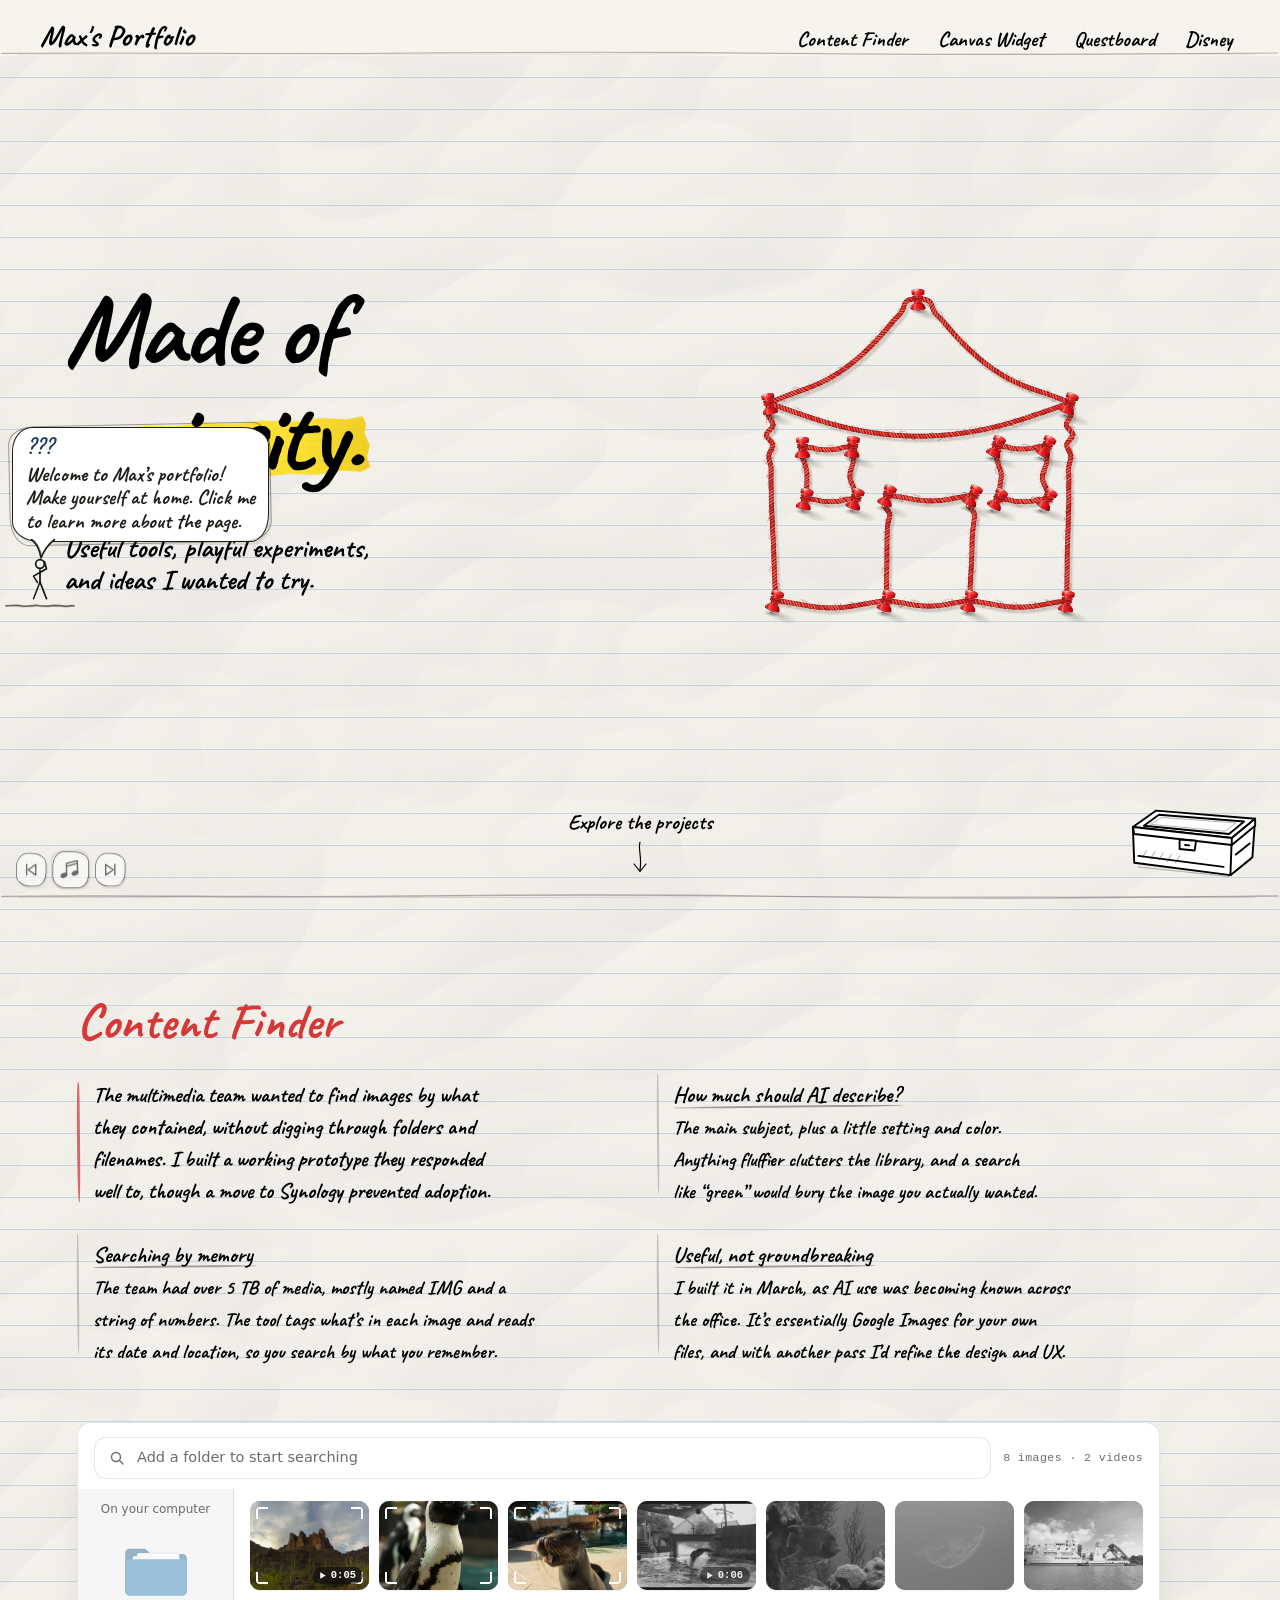
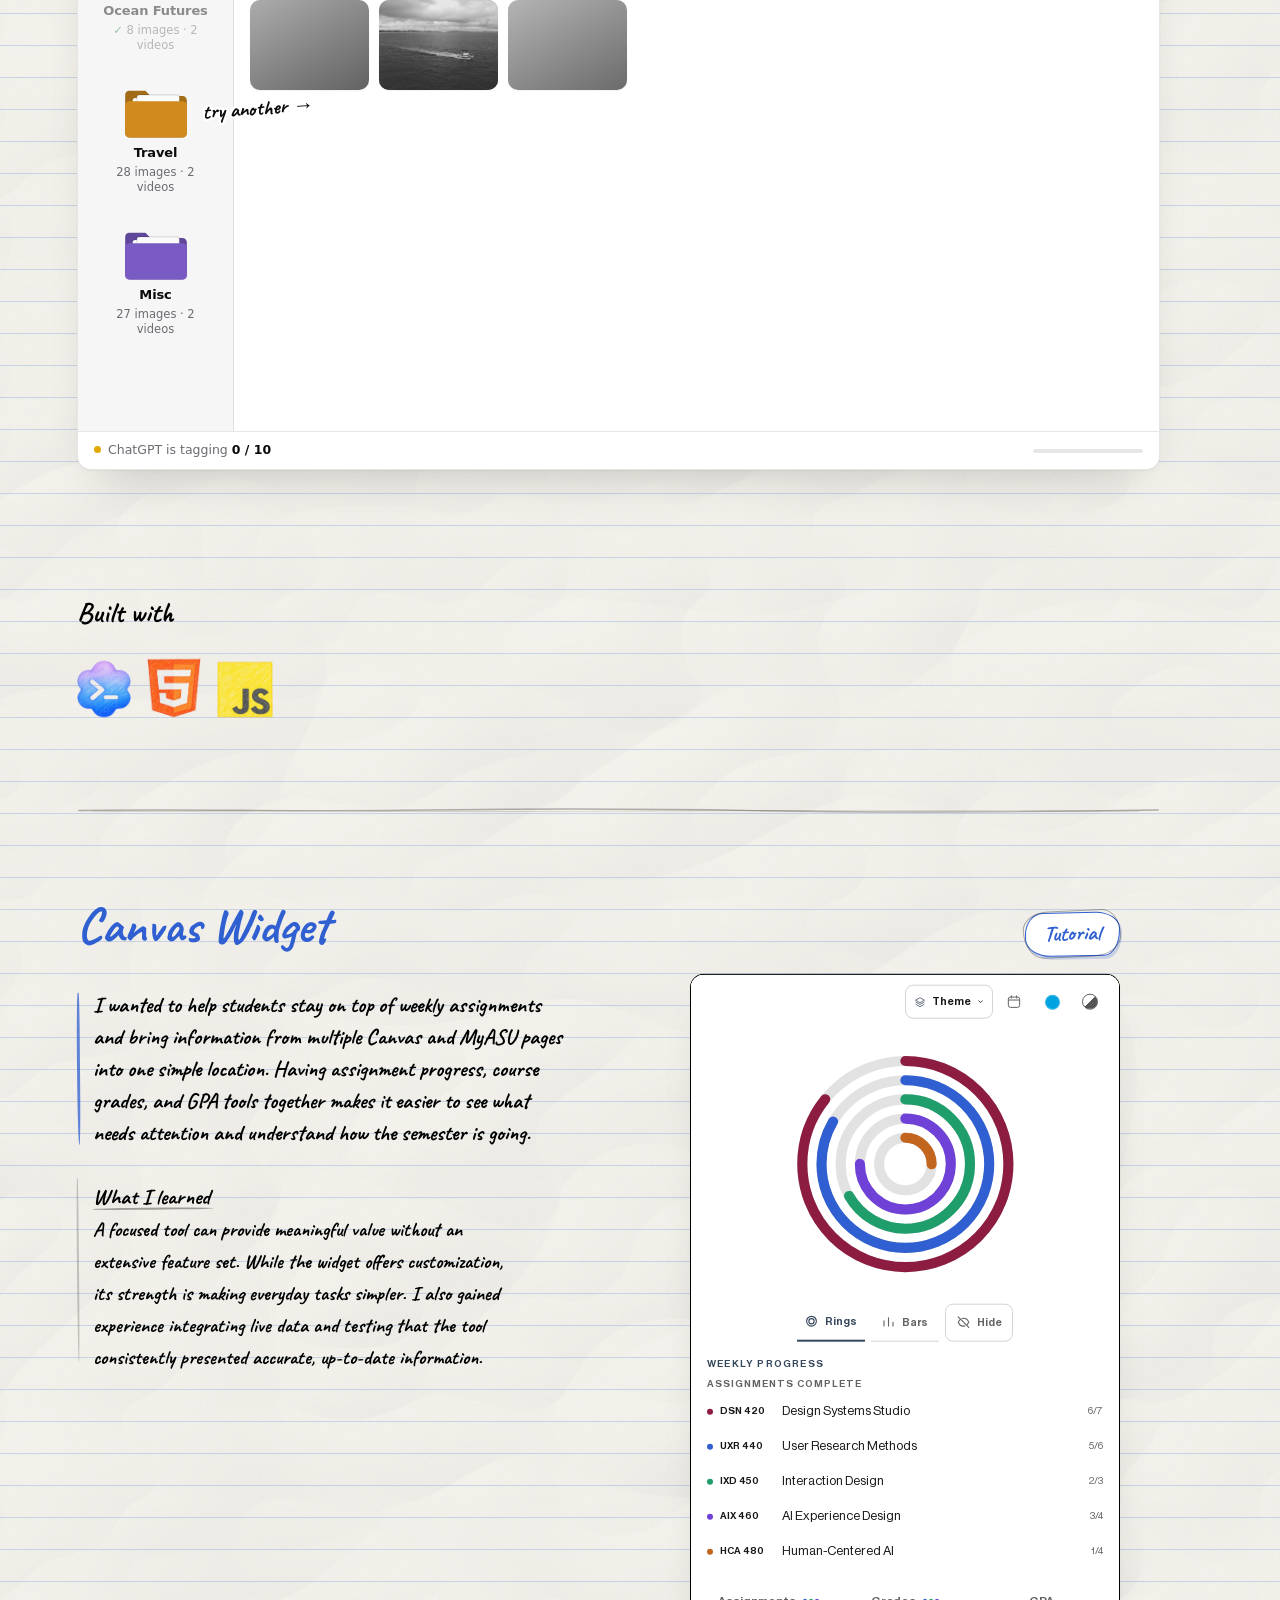
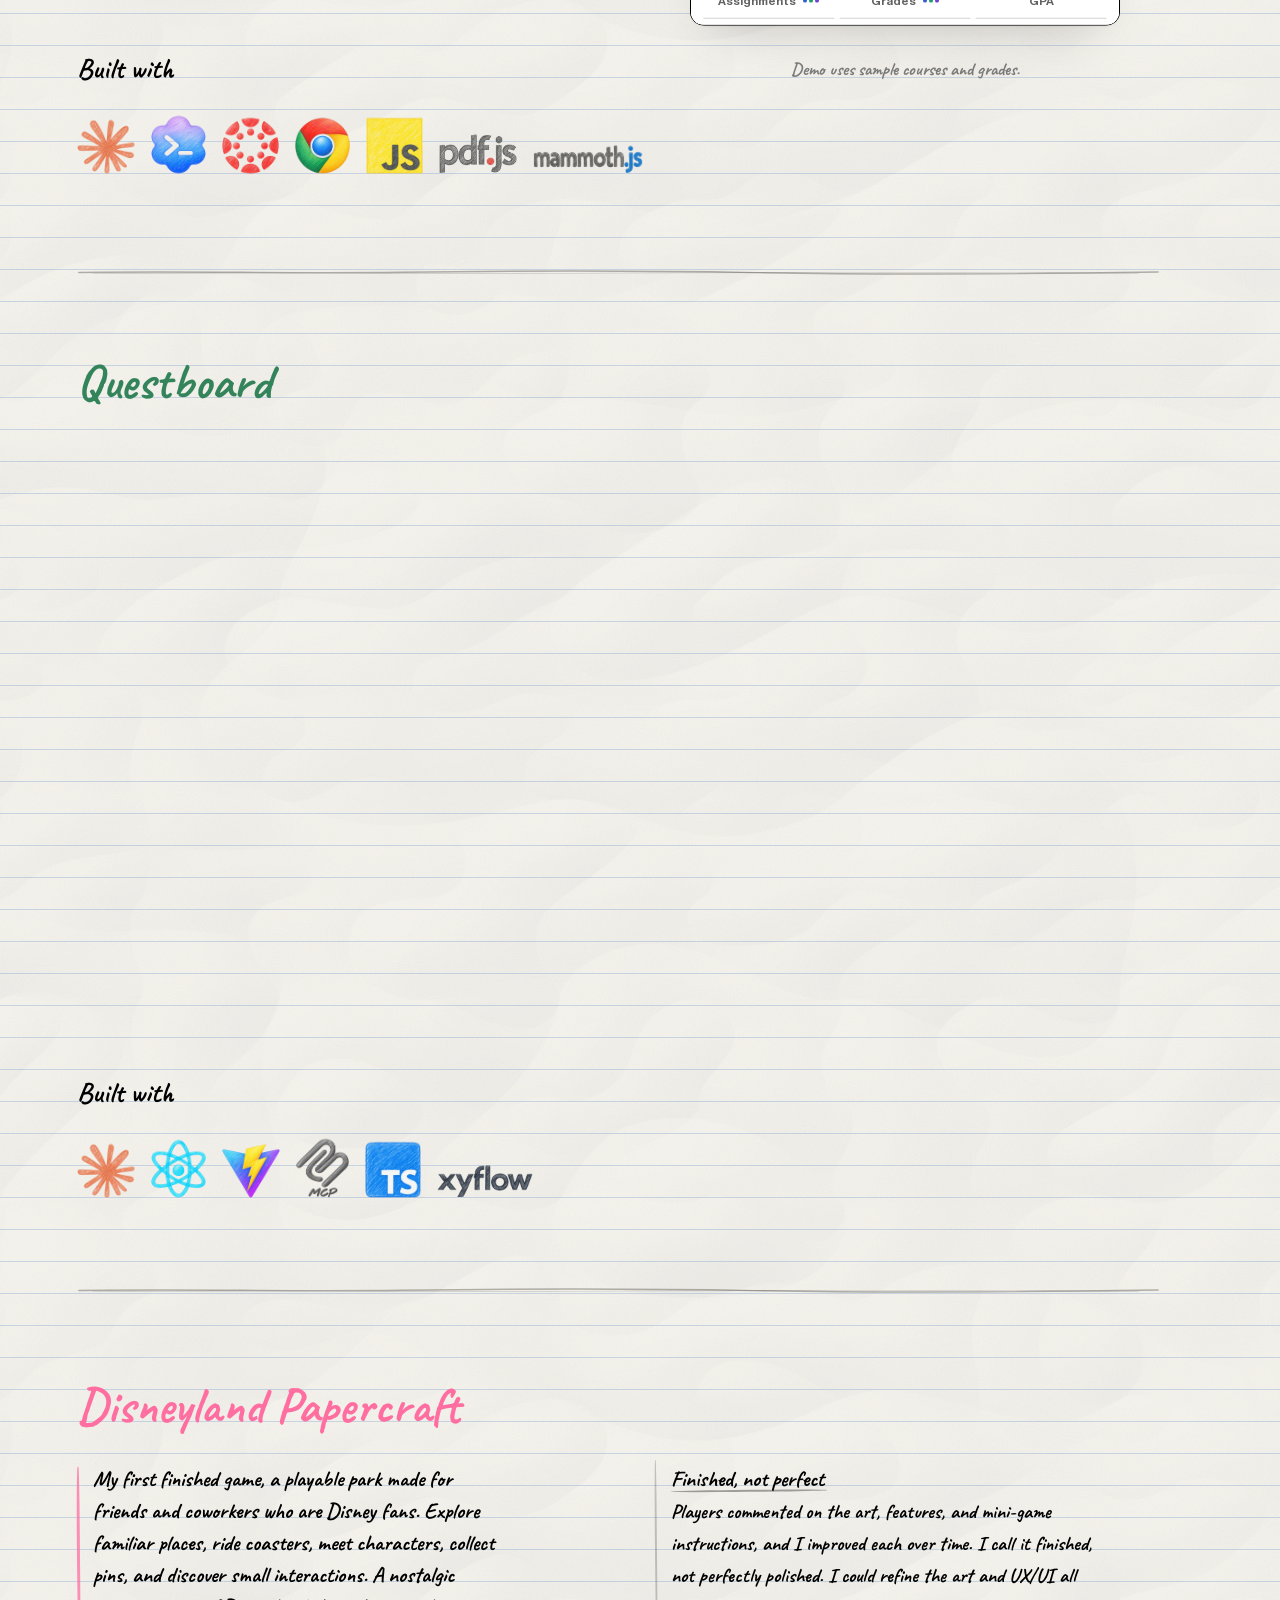
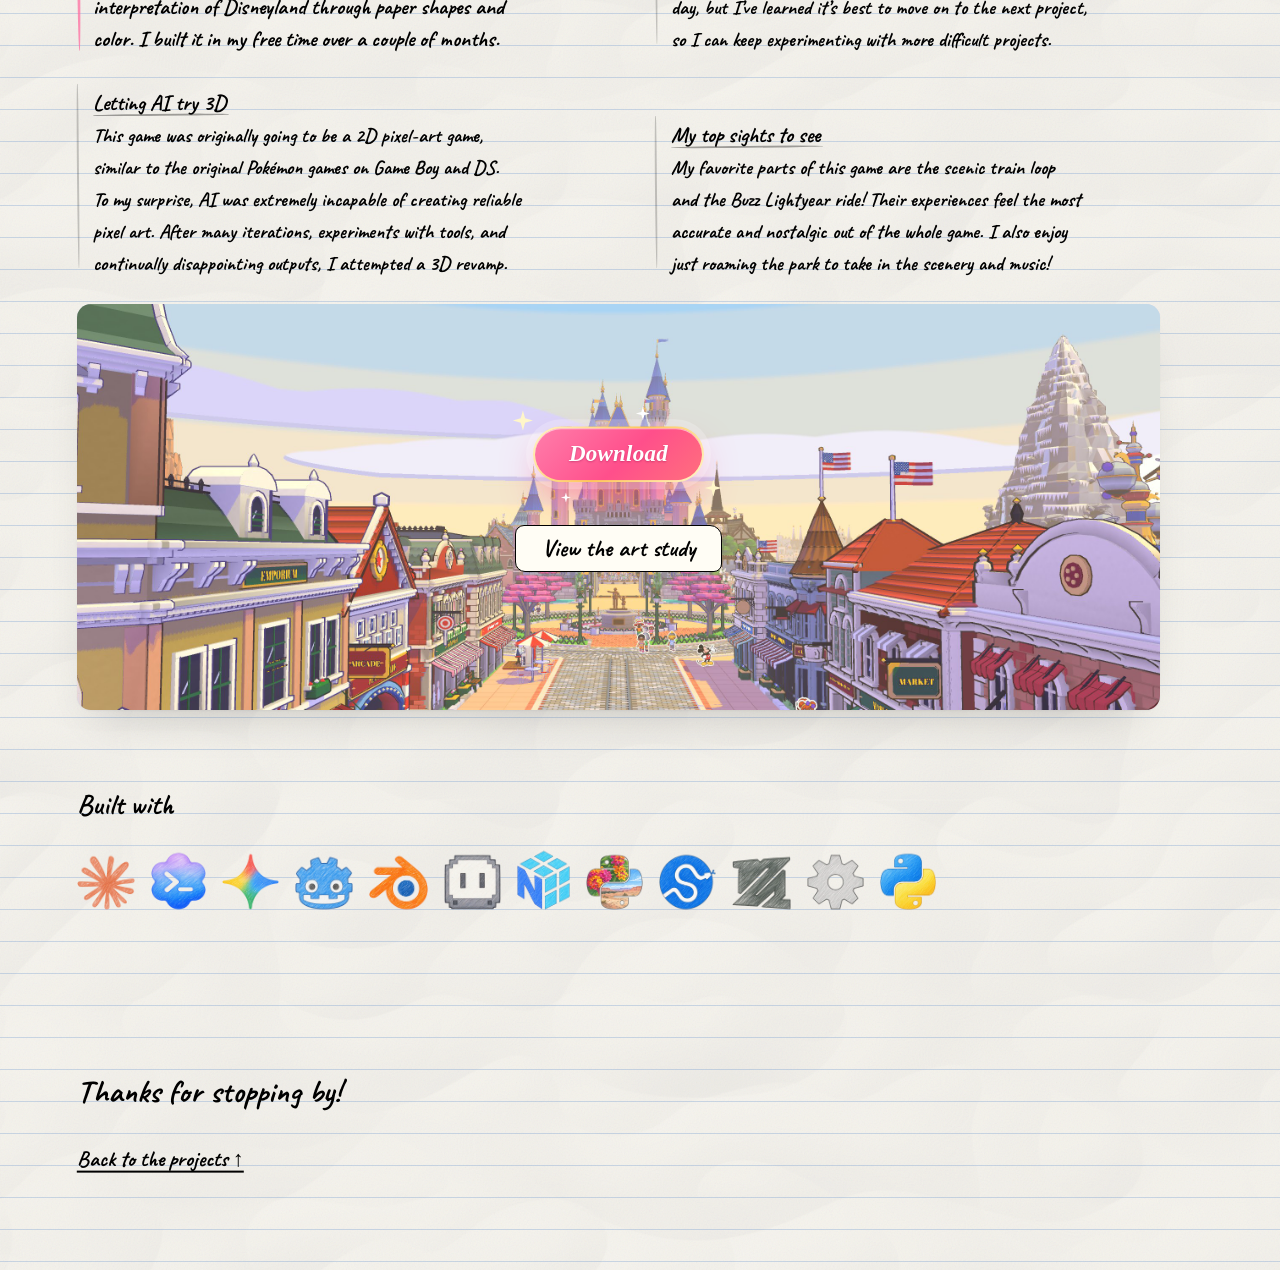
<file: demos/index.html>
<!doctype html>
<html lang="en">
<head>
<meta charset="utf-8">
<link rel="icon" href="data:image/svg+xml,%3Csvg xmlns=%27http://www.w3.org/2000/svg%27 viewBox=%270 0 64 64%27%3E%3Crect width=%2764%27 height=%2764%27 rx=%2710%27 fill=%27%23faf8f1%27/%3E%3Cpath d=%27M9 46h46M9 54h46%27 stroke=%27%23c5d6e4%27 stroke-width=%272%27/%3E%3Ctext x=%2712%27 y=%2743%27 font-size=%2741%27 font-family=%27cursive%27 font-weight=%27bold%27 fill=%27%23151515%27%3EM%3C/text%3E%3C/svg%3E">
<meta name="viewport" content="width=device-width, initial-scale=1">
<title>Max's Portfolio</title>
<meta name="description" content="Max's projects: Content Finder, Canvas Widget, Questboard, and Disney, each with something you can try.">
<link rel="stylesheet" href="shell.css?v=medium-plus-15-next-deadlines-9&amp;quiet=1&amp;native-cursors=1&amp;wrap=1&amp;pages=1&amp;dj=2&amp;notes=3">
<link rel="stylesheet" href="paper-play.css?logos=3">
<link rel="stylesheet" href="sketch.css?v=project-description-format-23&amp;stickothy=1&amp;wrap=1&amp;pages=1&amp;logos=4">
<!-- The playground's modules import each other three levels deep; fetch them all up front. -->
<link rel="modulepreload" href="paper-play.js?gap=20&amp;tour=14&amp;walk-frequency=1&amp;climb-fall=1&amp;description-wrap=1&amp;pin-visibility=1&amp;pin-highlight=1&amp;polish=6&amp;stickothy=1&amp;recognition=1&amp;quiet=1&amp;native-cursors=1&amp;wrap=1&amp;pages=1&amp;dj=2&amp;notes=3&amp;bubble-anchor=1">
<link rel="modulepreload" href="paper-physics.js">
<link rel="modulepreload" href="paper-art.js">
<link rel="modulepreload" href="paper-guide.js?gap=20&amp;tour=12&amp;pin-visibility=1&amp;walk-frequency=1&amp;climb-fall=1&amp;description-wrap=1&amp;polish=6&amp;stickothy=1&amp;recognition=1&amp;quiet=1&amp;native-cursors=1&amp;wrap=1&amp;pages=1&amp;dj=2&amp;notes=3&amp;bubble-anchor=1">
<link rel="modulepreload" href="paper-pose.js?fall=2">
<link rel="modulepreload" href="paper-tour.js?v=wall-1">
<link rel="modulepreload" href="paper-tool-show.js?tour=9">
<link rel="preload" href="paper-guide.css?tools-tour=8&amp;wrap=1&amp;pages=1&amp;dj=2&amp;notes=3" as="style">
<link rel="preload" href="assets/fonts/Caveat-Bold.woff2" as="font" type="font/woff2" crossorigin>
<link rel="stylesheet" href="curiosity-header.css?v=23">
<link rel="stylesheet" href="project-focus.css?v=39">
</head>
<body id="top" data-project-focus="true">

<header class="nav">
  <a class="nav-brand" href="#top" aria-label="Max's Portfolio, back to top">Max's Portfolio</a>
  <nav class="nav-links" aria-label="Projects">
    <a href="#content-finder" data-link="content-finder">Content Finder</a>
    <a href="#canvas-widget" data-link="canvas-widget">Canvas Widget</a>
    <a href="#node-maps" data-link="node-maps">Questboard</a>
    <a href="#disney" data-link="disney">Disney</a>
  </nav>
</header>

<div class="music-controls" role="group" aria-label="Background music">
<button class="music-skip music-previous" type="button" aria-label="Previous track" title="Previous track"><svg viewBox="0 0 24 24" aria-hidden="true"><path d="M6 5v14M18 5 8 12l10 7Z"/></svg></button>
<button class="music-toggle" type="button" aria-pressed="false" aria-label="Play background music" title="Play background music">
  <svg class="music-notes" viewBox="0 0 36 36" aria-hidden="true">
    <path class="music-note-stems" d="M12 25Q12.4 17 11.8 9.2Q19 7.6 27.1 5.2L27.5 21.8M12.1 13.3Q19.6 11.2 27.2 9.2"/>
    <path class="music-note-retrace" d="M13 23.9L12.7 9.9L26.3 6.2M28.2 7.5L28.4 21"/>
    <ellipse cx="8.6" cy="25.7" rx="5" ry="3.3" transform="rotate(-23 8.6 25.7)"/>
    <ellipse cx="24" cy="22.6" rx="5" ry="3.3" transform="rotate(-23 24 22.6)"/>
  </svg>
</button>
<button class="music-skip music-next" type="button" aria-label="Next track" title="Next track"><svg viewBox="0 0 24 24" aria-hidden="true"><path d="M18 5v14M6 5l10 7-10 7Z"/></svg></button>
</div>

<section class="paper-intro curiosity-intro" aria-labelledby="paper-title" data-entrance-complete="true"><div class="paper-intro-copy"><h1 id="paper-title">Made of<br><mark>curiosity.</mark></h1><p>Useful tools, playful experiments,<br>and ideas I wanted to try.</p></div><div class="curiosity-art"><div class="paper-playground" aria-label="Stickothy's thread house, made of draggable pins and string"></div></div><a class="explore-scroll" href="#content-finder"><span>Explore the projects</span><svg viewBox="0 0 24 48" fill="none" aria-hidden="true"><path d="M12 3C9 12 15 22 12 40M4 32l8 10 8-10"/></svg></a></section>


<main class="page">

  <!-- 1 · Content Finder -->
  <section class="project" id="content-finder" data-month="Mar" data-accent="finder">
    <div class="desc">
      <h2 class="title">Content Finder</h2>
      <div class="project-text">
      <p class="lead">The multimedia team wanted to find images by what they contained, without digging through folders and filenames. I built a working prototype they responded well to, though a move to Synology prevented adoption.</p>
      <div class="project-notes">
        <aside class="project-note">
          <h3>Searching by memory</h3>
          <p>The team had over 5 TB of media, mostly named IMG and a string of numbers. The tool tags what’s in each image and reads its date and location, so you search by what you remember.</p>
        </aside>
        <aside class="project-note">
          <h3>How much should AI describe?</h3>
          <p>The main subject, plus a little setting and color. Anything fluffier clutters the library, and a search like “green” would bury the image you actually wanted.</p>
        </aside>
        <aside class="project-note">
          <h3>Useful, not groundbreaking</h3>
          <p>I built it in March, as AI use was becoming known across the office. It’s essentially Google Images for your own files, and with another pass I’d refine the design and UX.</p>
        </aside>
      </div>
      </div>
      <dl class="chips">
        <div><dt>Built with</dt><dd><span class="brand-logo" data-ai="gpt" title="GPT"><img src="assets/logos/pencil-transparent/web/codex.webp" alt="GPT" width="44" height="44"></span><span class="brand-logo" title="HTML"><img src="assets/logos/pencil-transparent/web/html.webp" alt="HTML" width="36" height="36"></span><span class="brand-logo" title="JavaScript"><img src="assets/logos/pencil-transparent/web/javascript.webp" alt="JavaScript" width="36" height="36"></span></dd></div>
      </dl>
    </div>
    <div class="demo">
      <figure class="frame" data-frame>
        <div class="frame-body">
          <iframe title="Content Finder demo: drag a folder in, then search it" data-src="content-finder/index.html?v=sidebar-style-2" loading="lazy"></iframe>
        </div>
      </figure>
    </div>

  </section>

  <!-- 2 · Canvas Widget -->
  <section class="project" id="canvas-widget" data-month="Jul" data-accent="widget">
    <div class="desc">
      <h2 class="title">Canvas Widget</h2>
      <div class="project-text">
      <p class="lead">I wanted to help students stay on top of weekly assignments and bring information from multiple Canvas and MyASU pages into one simple location. Having assignment progress, course grades, and GPA tools together makes it easier to see what needs attention and understand how the semester is going.</p>
      <div class="project-notes">
        <aside class="project-note">
          <h3>What I learned</h3>
          <p>A focused tool can provide meaningful value without an extensive feature set. While the widget offers customization, its strength is making everyday tasks simpler. I also gained experience integrating live data and testing that the tool consistently presented accurate, up-to-date information.</p>
        </aside>
      </div>
      </div>
      <dl class="chips">
        <div><dt>Built with</dt><dd><span class="brand-logo" data-ai="claude" title="Claude"><img src="assets/logos/pencil-transparent/web/claude.webp" alt="Claude" width="44" height="44" loading="lazy"></span><span class="brand-logo" data-ai="codex" title="Codex"><img src="assets/logos/pencil-transparent/web/codex.webp" alt="Codex" width="44" height="44" loading="lazy"></span><span class="brand-logo" title="Canvas"><img src="assets/logos/pencil-transparent/web/canvas.webp" alt="Canvas" width="36" height="36" loading="lazy"></span><span class="brand-logo" title="Chrome Manifest V3"><img src="assets/logos/pencil-transparent/web/chrome.webp" alt="Chrome Manifest V3" width="36" height="36" loading="lazy"></span><span class="brand-logo" title="JavaScript"><img src="assets/logos/pencil-transparent/web/javascript.webp" alt="JavaScript" width="36" height="36" loading="lazy"></span><span class="brand-logo brand-wordmark" title="pdf.js"><img src="assets/logos/pencil-transparent/web/pdfjs.webp" alt="pdf.js" width="76" height="36" loading="lazy"></span><span class="brand-logo brand-wordmark" title="mammoth.js"><img src="assets/logos/pencil-transparent/web/mammothjs.webp" alt="mammoth.js" width="112" height="36" loading="lazy"></span></dd></div>
      </dl>
    </div>
    <div class="demo">
      <div class="widget-stack">
        <button class="tut-btn" type="button" aria-pressed="false">Tutorial</button>
        <figure class="frame" data-frame>
          <div class="frame-body">
            <iframe title="Canvas Widget demo, running on fake courses" data-src="canvas-widget/panel.html?v=static-8" loading="lazy"></iframe>
          </div>
        </figure>
      </div>
      <p class="demo-context">Demo uses sample courses and grades.</p>
    </div>

  </section>

  <!-- 3 · Questboard -->
  <section class="project" id="node-maps" data-month="Aug" data-accent="nodes">
    <div class="desc">
      <h2 class="title">Questboard</h2>
      <div class="project-text">
      <p class="lead">Questboard began as an experiment with node-based tools, a format I hadn’t used before and wanted to explore. I focused on mini-games with the possibility of creating educational games for courses.</p>
      <div class="project-notes">
        <aside class="project-note">
          <h3>The goal</h3>
          <p>Explore whether a connected map could speed up early game development, helping establish the structure and generate ideas and storylines in an hour or less.</p>
        </aside>
        <aside class="project-note">
          <h3>What I learned</h3>
          <p>A node-based workflow made an AI-generated game easier to understand, troubleshoot, and refine. I could locate sound effects or level progression issues through the map, communicate targeted fixes to AI, or make adjustments myself without another prompt.</p>
        </aside>
      </div>
      </div>
    </div>
    <div class="demo">
      <figure class="frame frame-preview" data-frame>
        <figcaption class="frame-bar"><span class="frame-title">Dungeon Crawler &middot; map</span>
          <span class="frame-actions"><button class="btn-try" type="button" data-fullscreen>Try it out<svg viewBox="0 0 12 12" aria-hidden="true"><path d="M7.5 1.5h3v3M10.5 1.5L6.5 5.5M4.5 2H2.5a1 1 0 00-1 1v6.5a1 1 0 001 1H9a1 1 0 001-1V7.5" fill="none" stroke="currentColor" stroke-width="1.3" stroke-linecap="round" stroke-linejoin="round"/></svg></button></span></figcaption>
        <div class="frame-body">
          <iframe title="Preview of the finished Dungeon Crawler map" data-src="node-maps/index.html?mode=preview" data-try-src="node-maps/index.html" loading="lazy" tabindex="-1" inert allow="fullscreen"></iframe>
          <button class="try-big" type="button" data-fullscreen><span>Explore the example</span><svg viewBox="0 0 16 16" aria-hidden="true"><path d="M3 8h9m0 0L8.5 4.5M12 8l-3.5 3.5" fill="none" stroke="currentColor" stroke-width="1.8" stroke-linecap="round" stroke-linejoin="round"/></svg></button>
        </div>
      </figure>
      <p class="demo-context demo-context-one-line">* Prepared map example. Edits won’t generate a new game.</p>
    </div>
      <dl class="chips">
        <div><dt>Built with</dt><dd><span class="brand-logo" data-ai="claude" title="Claude"><img src="assets/logos/pencil-transparent/web/claude.webp" alt="Claude" width="44" height="44" loading="lazy"></span><span class="brand-logo" title="React"><img src="assets/logos/pencil-transparent/web/react.webp" alt="React" width="36" height="36" loading="lazy"></span><span class="brand-logo" title="Vite"><img src="assets/logos/pencil-transparent/web/vite.webp" alt="Vite" width="36" height="36" loading="lazy"></span><span class="brand-logo" title="MCP server"><img src="assets/logos/pencil-transparent/web/mcp.webp" alt="MCP server" width="36" height="36" loading="lazy"></span><span class="brand-logo" title="TypeScript"><img src="assets/logos/pencil-transparent/web/typescript.webp" alt="TypeScript" width="36" height="36" loading="lazy"></span><span class="brand-logo brand-wordmark" title="xyflow"><img src="assets/logos/pencil-transparent/web/xyflow.webp" alt="xyflow" width="92" height="36" loading="lazy"></span></dd></div>
      </dl>
  </section>

  <!-- 4 · Disney -->
  <section class="project disney" id="disney" data-month="Oct" data-accent="disney">
    <div class="desc">
      <h2 class="title">Disneyland Papercraft</h2>
      <div class="project-text">
      <p class="lead">My first finished game, a playable park made for friends and coworkers who are Disney fans. Explore familiar places, ride coasters, meet characters, collect pins, and discover small interactions. A nostalgic interpretation of Disneyland through paper shapes and color. I built it in my free time over a couple of months.</p>
      <div class="project-notes">
        <aside class="project-note">
          <h3>Letting AI try 3D</h3>
          <p>This game was originally going to be a 2D pixel-art game, similar to the original Pokémon games on Game Boy and DS. To my surprise, AI was extremely incapable of creating reliable pixel art. After many iterations, experiments with tools, and continually disappointing outputs, I attempted a 3D revamp.</p>
        </aside>
        <aside class="project-note">
          <h3>Finished, not perfect</h3>
          <p>Players commented on the art, features, and mini-game instructions, and I improved each over time. I call it finished, not perfectly polished. I could refine the art and UX/UI all day, but I’ve learned it’s best to move on to the next project, so I can keep experimenting with more difficult projects.</p>
        </aside>
        <aside class="project-note">
          <h3>My top sights to see</h3>
          <p>My favorite parts of this game are the scenic train loop and the Buzz Lightyear ride! Their experiences feel the most accurate and nostalgic out of the whole game. I also enjoy just roaming the park to take in the scenery and music!</p>
        </aside>
      </div>
      </div>
    </div>
    <div class="demo banner">
      <img src="assets/disney-main-street.jpg" width="2560" height="960" alt="Main Street in the papercraft park, looking up the street to the castle" loading="lazy" decoding="async">
      <div class="banner-cta">
        <a class="btn-download" href="https://github.com/maxepel/portfolio/releases/download/disney-v1.0.8/Disneyland-Papercraft-Setup.exe" data-dl-mac="https://github.com/maxepel/portfolio/releases/download/disney-v1.0.8/Disneyland-Papercraft-Mac.zip">Download<i class="shine" aria-hidden="true"></i><i class="sp s1" aria-hidden="true"></i><i class="sp s2" aria-hidden="true"></i><i class="sp s3" aria-hidden="true"></i><i class="sp s4" aria-hidden="true"></i></a>
        <a class="art-study-link" href="disney-art-study/">View the art study</a>
      </div>
    </div>
      <dl class="chips">
        <div><dt>Built with</dt><dd><span class="brand-logo" data-ai="claude" title="Claude"><img src="assets/logos/pencil-transparent/web/claude.webp" alt="Claude" width="44" height="44" loading="lazy"></span><span class="brand-logo" data-ai="codex" title="Codex"><img src="assets/logos/pencil-transparent/web/codex.webp" alt="Codex" width="44" height="44" loading="lazy"></span><span class="brand-logo" data-ai="gemini" title="Gemini"><img src="assets/logos/pencil-transparent/web/gemini.webp" alt="Gemini" width="44" height="44" loading="lazy"></span><span class="brand-logo" title="Godot"><img src="assets/logos/pencil-transparent/web/godot.webp" alt="Godot" width="36" height="36" loading="lazy"></span><span class="brand-logo" title="Blender"><img src="assets/logos/pencil-transparent/web/blender.webp" alt="Blender" width="36" height="36" loading="lazy"></span><span class="brand-logo" title="Aseprite"><img src="assets/logos/pencil-transparent/web/aseprite.webp" alt="Aseprite" width="36" height="36" loading="lazy"></span><span class="brand-logo" title="NumPy — procedural textures and audio synthesis"><img src="assets/logos/pencil-transparent/web/numpy.webp" alt="NumPy" width="58" height="58" loading="lazy"></span><span class="brand-logo" title="Pillow — image processing"><img src="assets/logos/pencil-transparent/web/pillow.webp" alt="Pillow" width="58" height="58" loading="lazy"></span><span class="brand-logo" title="SciPy — geometry analysis and audio processing"><img src="assets/logos/pencil-transparent/web/scipy.webp" alt="SciPy" width="58" height="58" loading="lazy"></span><span class="brand-logo" title="FFmpeg — audio conversion and mixing"><img src="assets/logos/pencil-transparent/web/ffmpeg.webp" alt="FFmpeg" width="58" height="58" loading="lazy"></span><span class="brand-logo" title="GDScript — game scripting"><img src="assets/logos/pencil-transparent/web/gdscript.webp" alt="GDScript" width="58" height="58" loading="lazy"></span><span class="brand-logo" title="Python — asset and build scripts"><img src="assets/logos/pencil-transparent/web/python.webp" alt="Python" width="58" height="58" loading="lazy"></span></dd></div>
      </dl>
  </section>

</main>



<footer class="page-closing" aria-labelledby="closing-title">
  <h2 id="closing-title">Thanks for stopping by!</h2>
  <p class="closing-projects"><a href="#content-finder">Back to the projects ↑</a></p>
</footer>



<script src="shell.js?v=download-help-28"></script>

<script src="music.js?v=dj-2" defer></script>
<script type="module" src="paper-play.js?gap=20&amp;tour=14&amp;walk-frequency=1&amp;climb-fall=1&amp;description-wrap=1&amp;pin-visibility=1&amp;pin-highlight=1&amp;polish=6&amp;stickothy=1&amp;recognition=1&amp;quiet=1&amp;native-cursors=1&amp;wrap=1&amp;pages=1&amp;dj=2&amp;notes=3&amp;bubble-anchor=1"></script>
<script type="module" src="paper-ruling.js?v=demo-rule-18"></script>
</body>
</html>
</file>
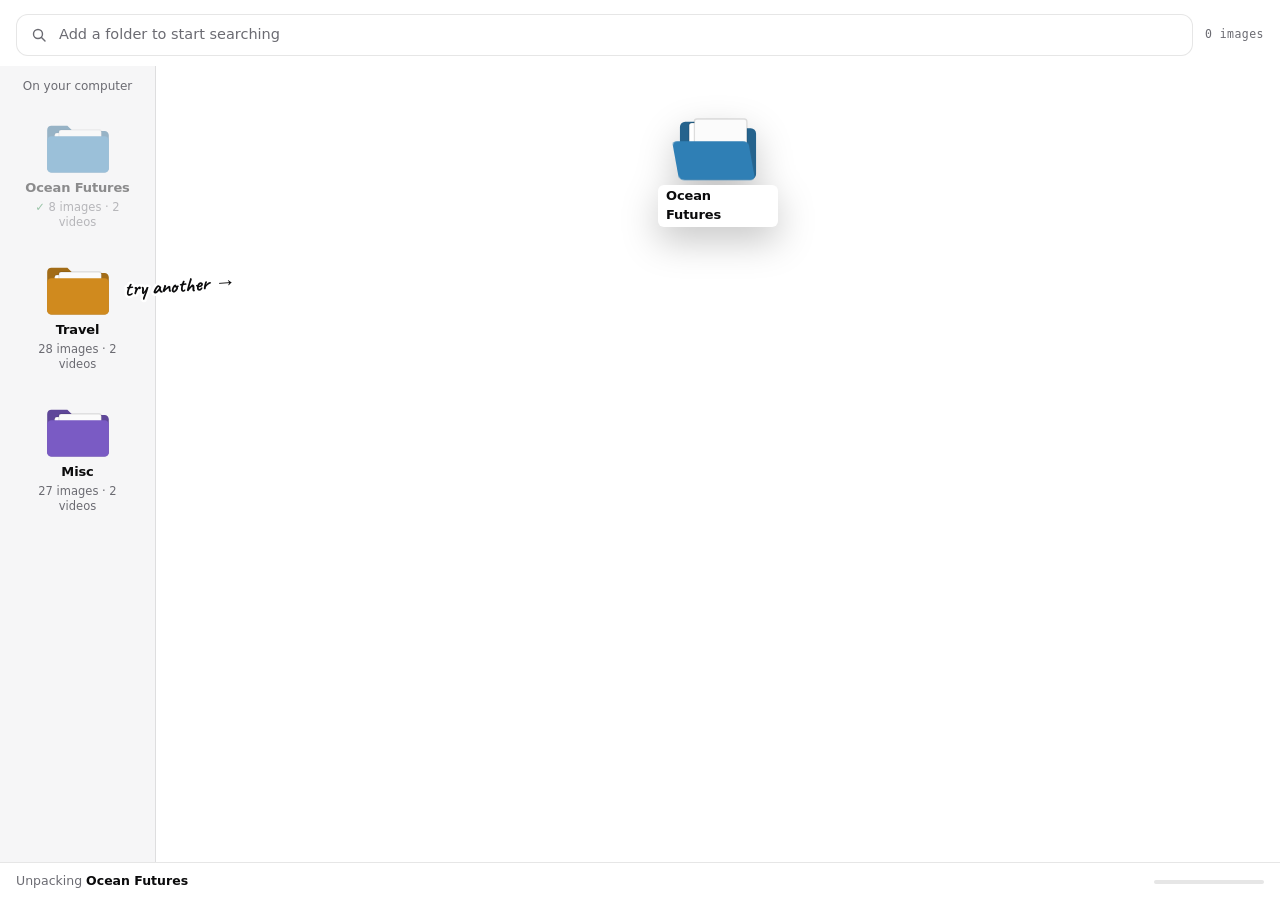
<file: demos/content-finder/index.html>
<!doctype html>
<html lang="en">
<head>
<meta charset="utf-8">
<link rel="icon" href="data:image/svg+xml,%3Csvg xmlns=%27http://www.w3.org/2000/svg%27 viewBox=%270 0 64 64%27%3E%3Crect width=%2764%27 height=%2764%27 rx=%2710%27 fill=%27%23faf8f1%27/%3E%3Cpath d=%27M9 46h46M9 54h46%27 stroke=%27%23c5d6e4%27 stroke-width=%272%27/%3E%3Ctext x=%2712%27 y=%2743%27 font-size=%2741%27 font-family=%27cursive%27 font-weight=%27bold%27 fill=%27%23151515%27%3EM%3C/text%3E%3C/svg%3E">
<meta name="viewport" content="width=device-width, initial-scale=1">
<title>Content Finder</title>
<link rel="stylesheet" href="finder.css?v=folder-colors-3">
</head>
<body>

<div class="app">
  <header class="top">
    <label class="search" aria-disabled="true">
      <svg viewBox="0 0 16 16" aria-hidden="true"><circle cx="7" cy="7" r="4.5" fill="none" stroke="currentColor" stroke-width="1.4"/><path d="M10.5 10.5L14 14" stroke="currentColor" stroke-width="1.4" stroke-linecap="round"/></svg>
      <input id="q" type="search" placeholder="Add a folder to start searching" autocomplete="off" spellcheck="false" disabled aria-label="Search the library">
    </label>
    <span class="count" id="count">0 images</span>
    <button class="reset" id="reset" type="button" hidden>Clear</button>
  </header>

  <div class="date-filters" id="date-filters" hidden>
    <span>Date taken</span>
    <label>From <input id="date-from" type="date" aria-label="Date taken from"></label>
    <label>Through <input id="date-through" type="date" aria-label="Date taken through"></label>
    <button id="date-clear" type="button">Clear dates</button>
  </div>
  <div class="suggest" id="suggest" hidden></div>

  <aside class="desk" aria-label="Folders on your computer">
    <p class="desk-label">On your computer</p>
    <button class="folder" type="button" data-folder="ocean" style="--c:#2f7fb5">
      <svg class="folder-art" viewBox="0 0 64 52" aria-hidden="true">
        <path class="f-back" d="M3 8a4 4 0 014-4h15l5 5h30a4 4 0 014 4v31a4 4 0 01-4 4H7a4 4 0 01-4-4z"/>
        <rect class="f-paper" x="10" y="11" width="40" height="28" rx="2"/>
        <rect class="f-paper p2" x="14" y="8" width="40" height="28" rx="2"/>
        <path class="f-front" d="M3 18a4 4 0 014-4h50a4 4 0 014 4v26a4 4 0 01-4 4H7a4 4 0 01-4-4z"/>
      </svg>
      <span class="folder-name">Ocean Futures</span>
      <span class="folder-meta">16 images</span>
    </button>
    <button class="folder" type="button" data-folder="travel" style="--c:#d08a1e">
      <svg class="folder-art" viewBox="0 0 64 52" aria-hidden="true">
        <path class="f-back" d="M3 8a4 4 0 014-4h15l5 5h30a4 4 0 014 4v31a4 4 0 01-4 4H7a4 4 0 01-4-4z"/>
        <rect class="f-paper" x="10" y="11" width="40" height="28" rx="2"/>
        <rect class="f-paper p2" x="14" y="8" width="40" height="28" rx="2"/>
        <path class="f-front" d="M3 18a4 4 0 014-4h50a4 4 0 014 4v26a4 4 0 01-4 4H7a4 4 0 01-4-4z"/>
      </svg>
      <span class="folder-name">Travel</span>
      <span class="folder-meta">28 images</span>
    </button>
    <button class="folder" type="button" data-folder="misc" style="--c:#7a5bc4">
      <svg class="folder-art" viewBox="0 0 64 52" aria-hidden="true">
        <path class="f-back" d="M3 8a4 4 0 014-4h15l5 5h30a4 4 0 014 4v31a4 4 0 01-4 4H7a4 4 0 01-4-4z"/>
        <rect class="f-paper" x="10" y="11" width="40" height="28" rx="2"/>
        <rect class="f-paper p2" x="14" y="8" width="40" height="28" rx="2"/>
        <path class="f-front" d="M3 18a4 4 0 014-4h50a4 4 0 014 4v26a4 4 0 01-4 4H7a4 4 0 01-4-4z"/>
      </svg>
      <span class="folder-name">Misc</span>
      <span class="folder-meta">27 images</span>
    </button>
    <p class="hint" id="hint" aria-hidden="true">drag me in &rarr;</p>
  </aside>

  <main class="library" id="library" aria-label="Library">
    <div class="empty" id="empty">
      <svg viewBox="0 0 48 48" aria-hidden="true"><path d="M6 14a4 4 0 014-4h9l4 4h15a4 4 0 014 4v18a4 4 0 01-4 4H10a4 4 0 01-4-4z" fill="none" stroke="currentColor" stroke-width="2" stroke-linejoin="round"/><path d="M24 21v11m0-11l-4.5 4.5M24 21l4.5 4.5" fill="none" stroke="currentColor" stroke-width="2" stroke-linecap="round" stroke-linejoin="round"/></svg>
      <p class="empty-title">Drag a folder here</p>
      <p class="empty-sub">Every image gets scanned and tagged, so you can search by what&rsquo;s in it.</p>
    </div>
    <p class="note" id="note" hidden></p>
    <div class="grid" id="grid"></div>
  </main>

  <footer class="status" id="status" role="status" aria-live="polite">
    <span class="status-text" id="status-text">Library is empty</span>
    <span class="status-tags" id="status-tags" hidden></span>
    <span class="bar"><i id="bar"></i></span>
  </footer>
</div>

<div class="viewer" id="viewer" hidden>
  <div class="viewer-card" role="dialog" aria-modal="true" aria-labelledby="v-title">
    <div class="viewer-img" id="v-img"></div>
    <div class="viewer-info">
      <h2 id="v-title"></h2>
      <div class="viewer-tags" id="v-tags"></div>
      <form class="viewer-add" id="v-add">
        <input id="v-new-tag" type="text" placeholder="Add a tag" maxlength="40" autocomplete="off" aria-label="New tag">
        <button type="submit">Add</button>
      </form>
      <dl class="viewer-meta" id="v-meta"></dl>
      <button class="viewer-close" type="button" id="v-close">Close</button>
    </div>
  </div>
</div>

<script src="library.js?v=chatgpt-2"></script>
<script src="credits.js"></script>
<script src="dates.js"></script>
<script src="finder.js?v=viewer-keyboard-3"></script>
</body>
</html>
</file>
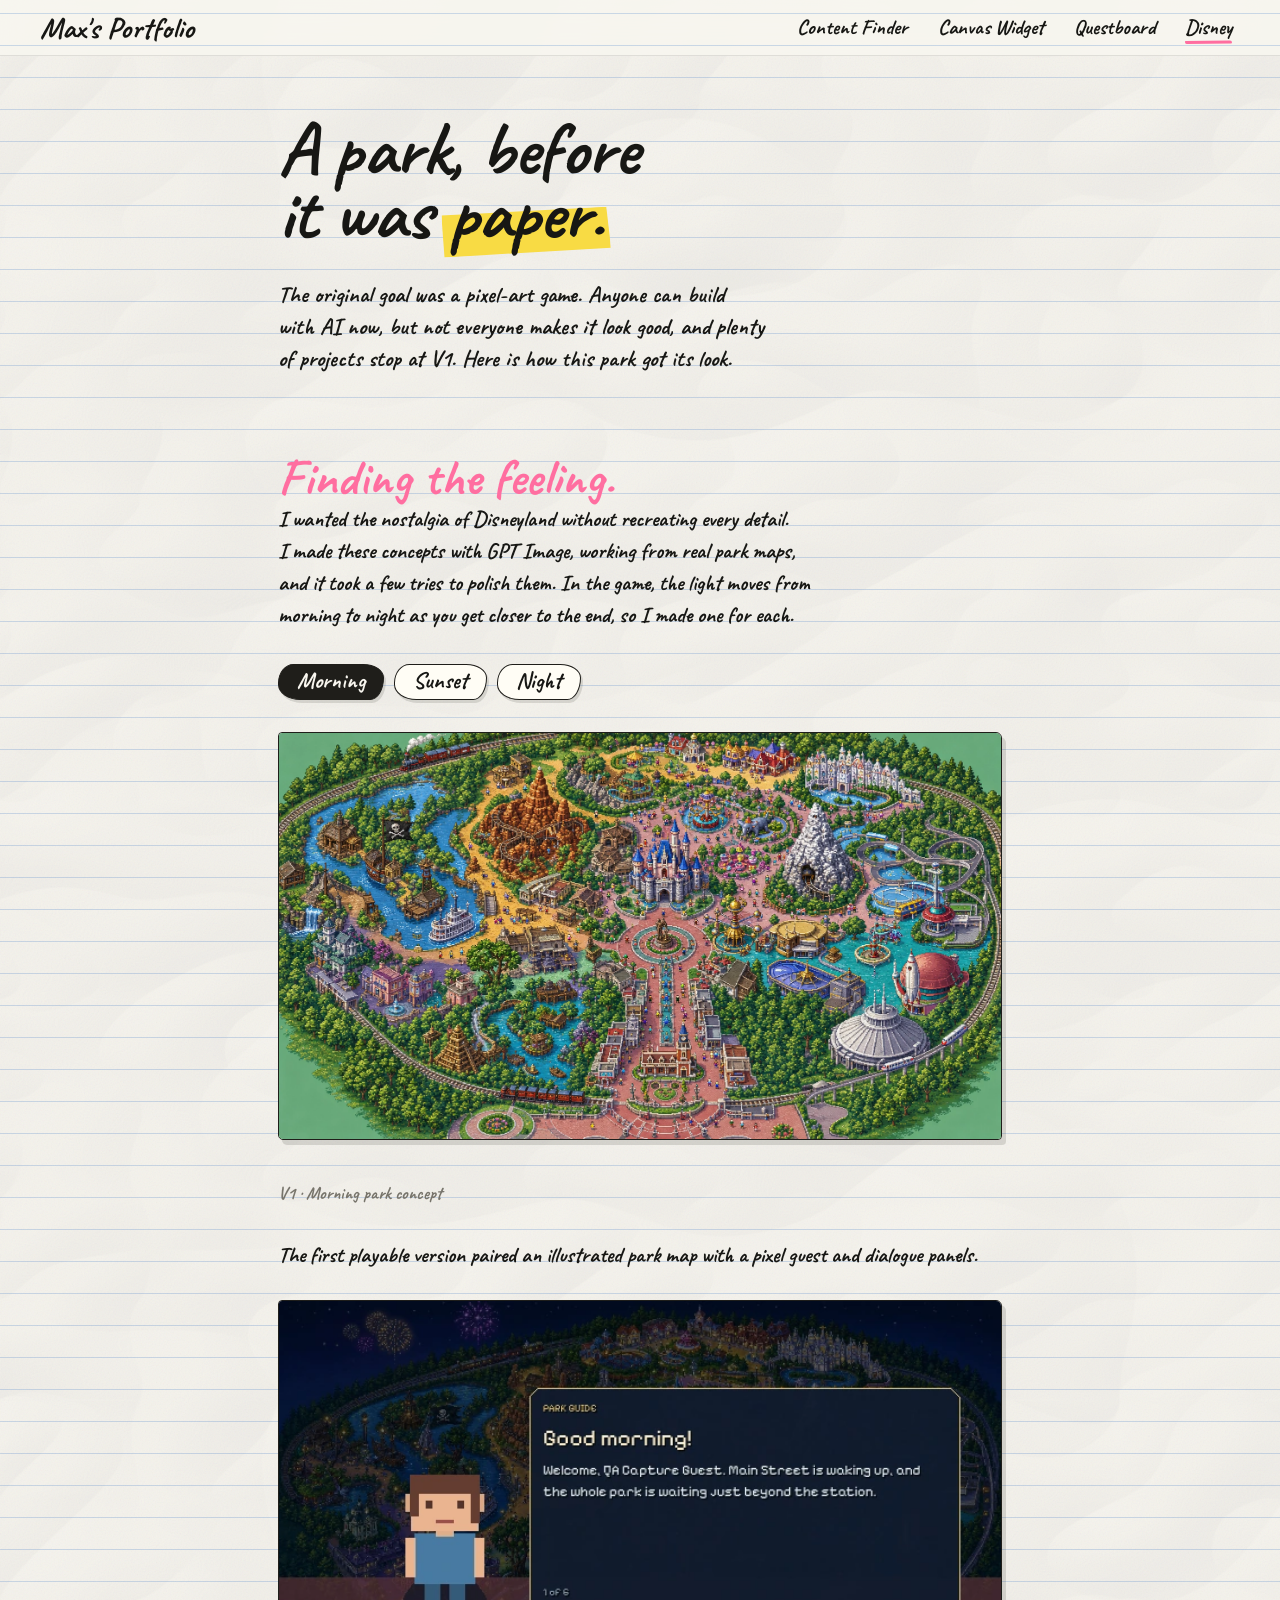
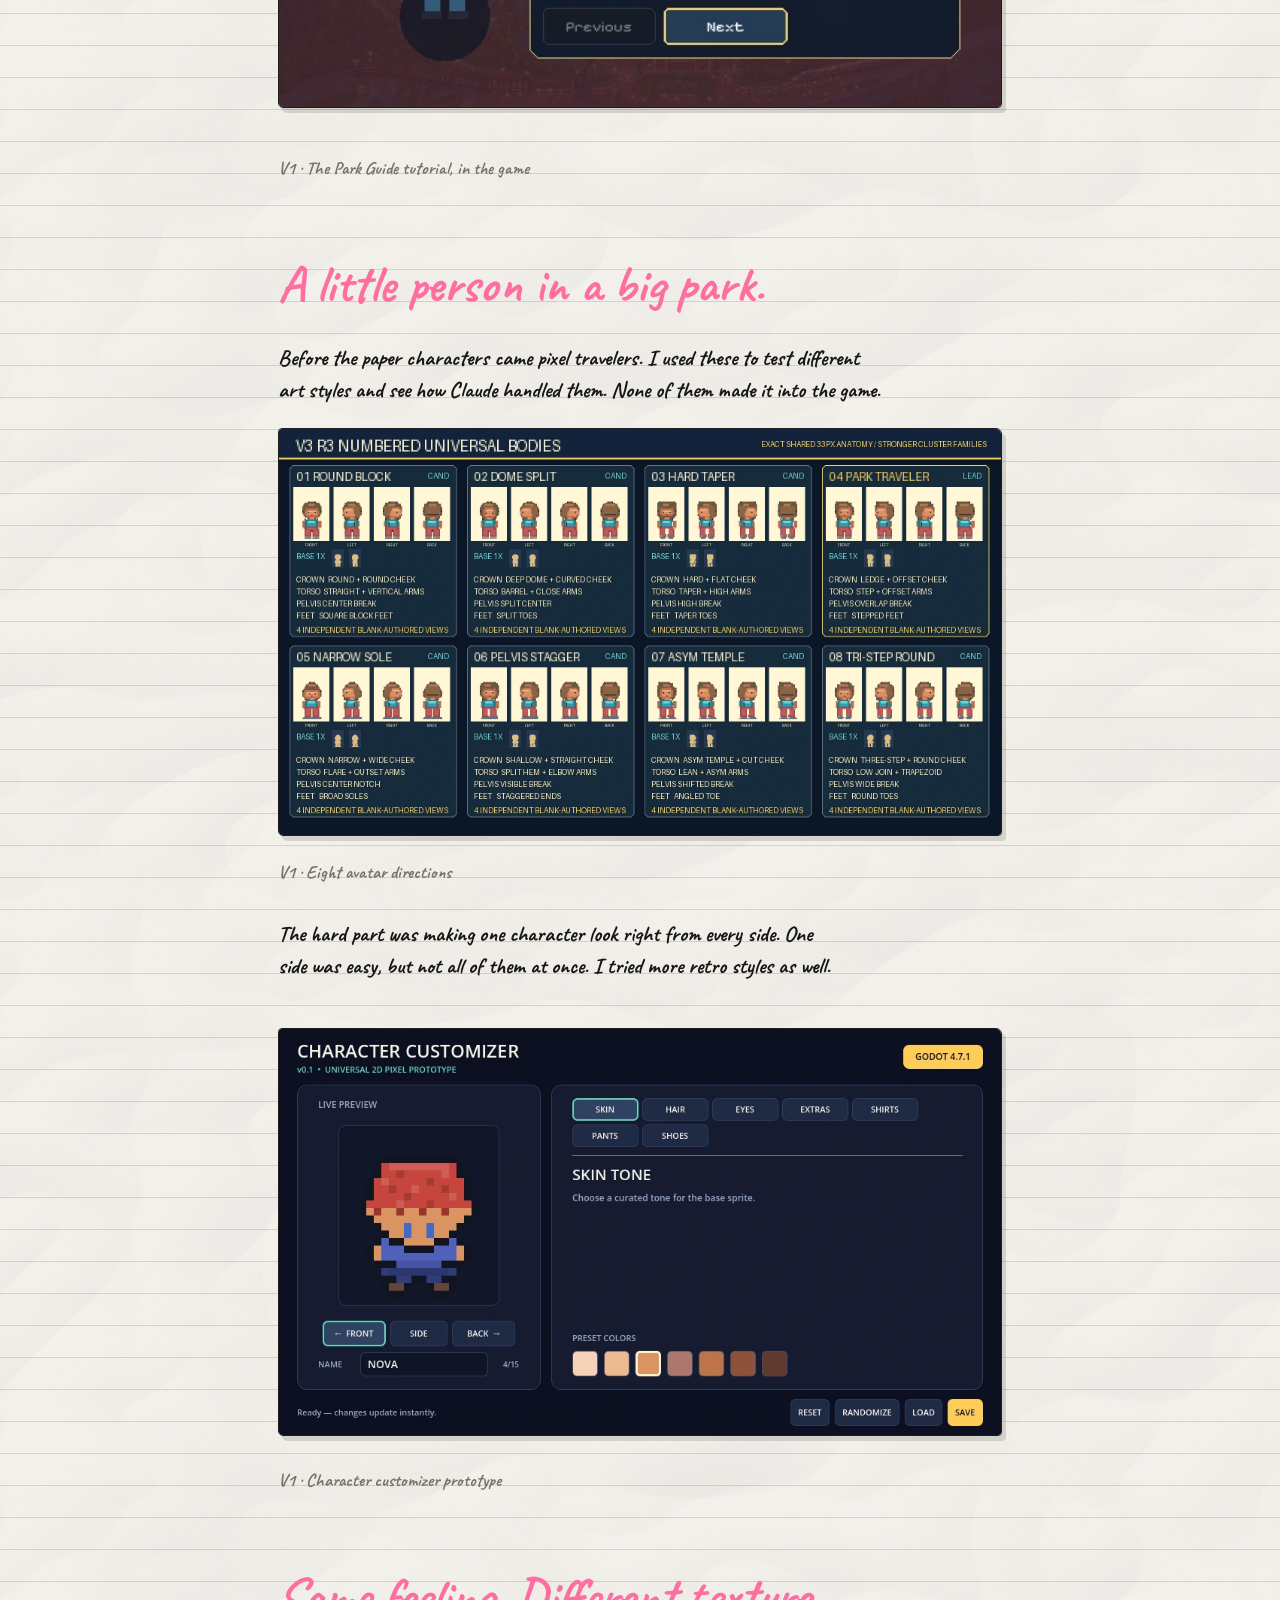
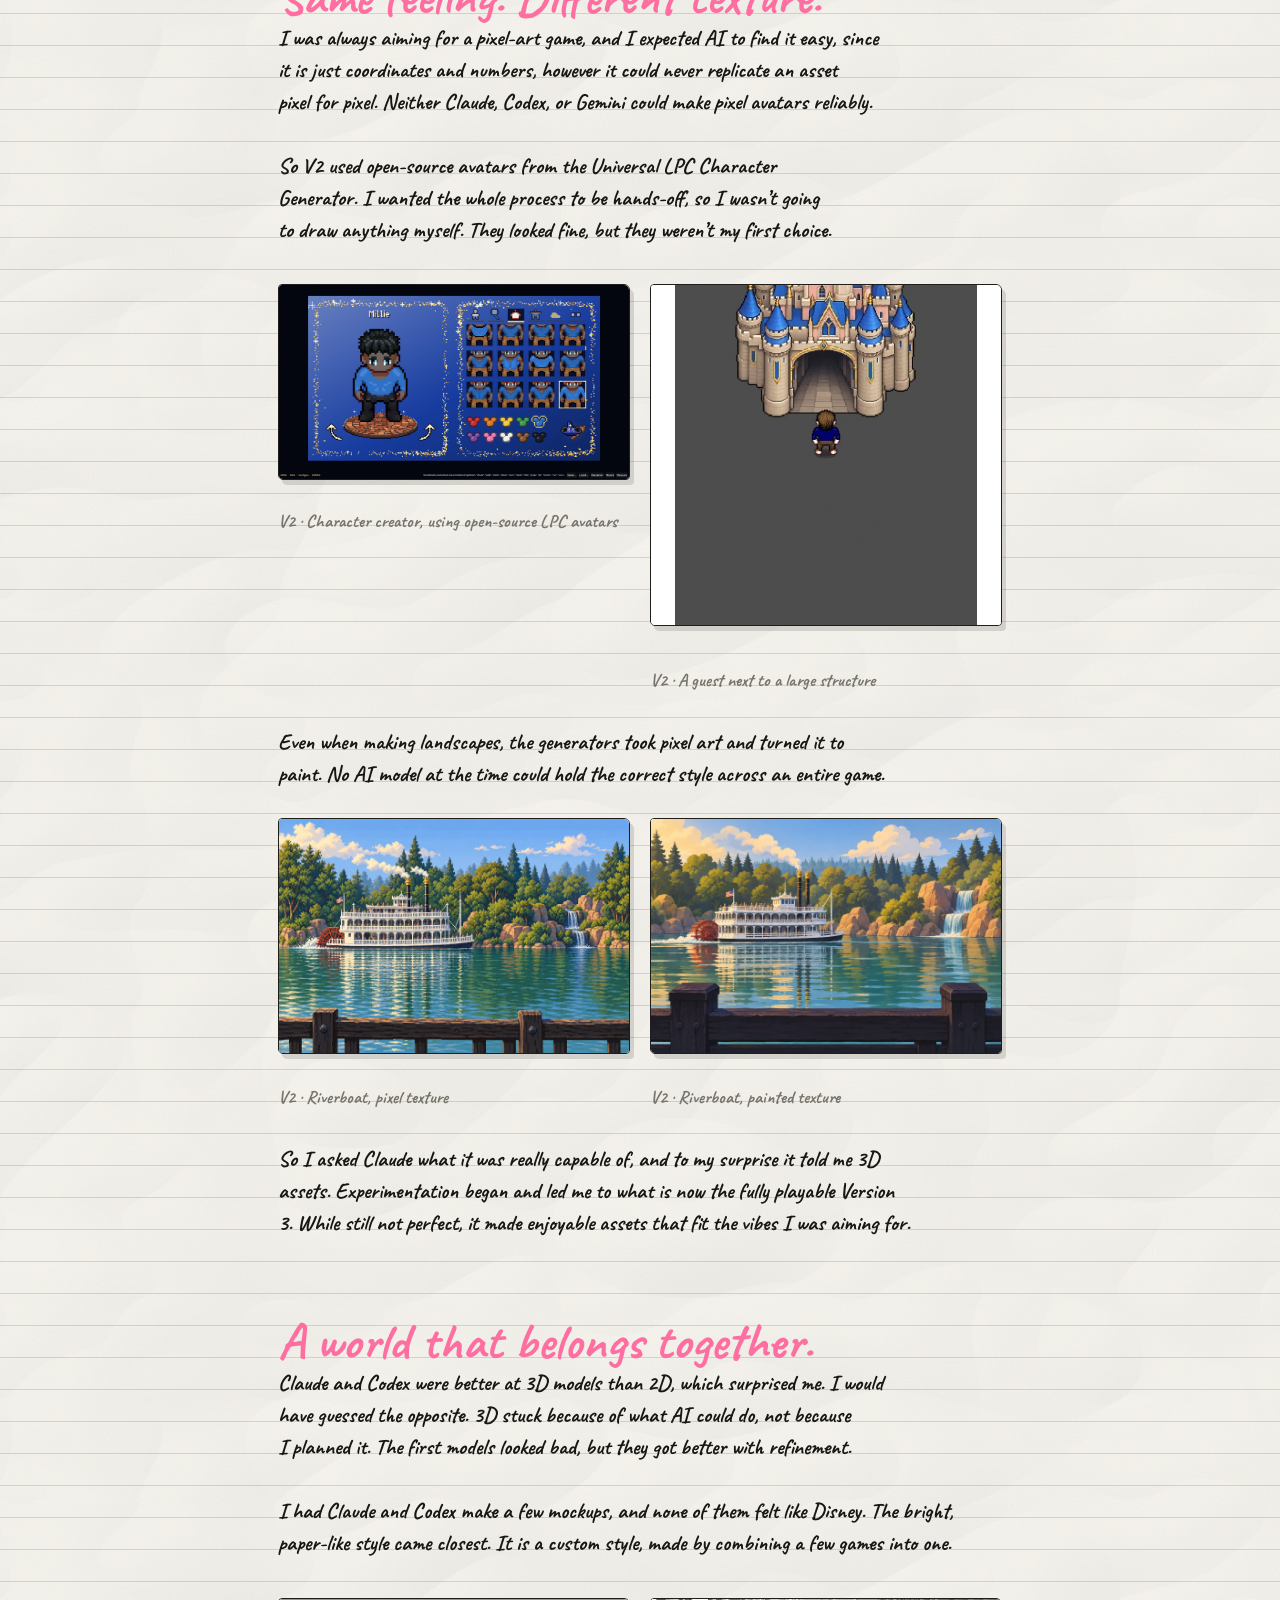
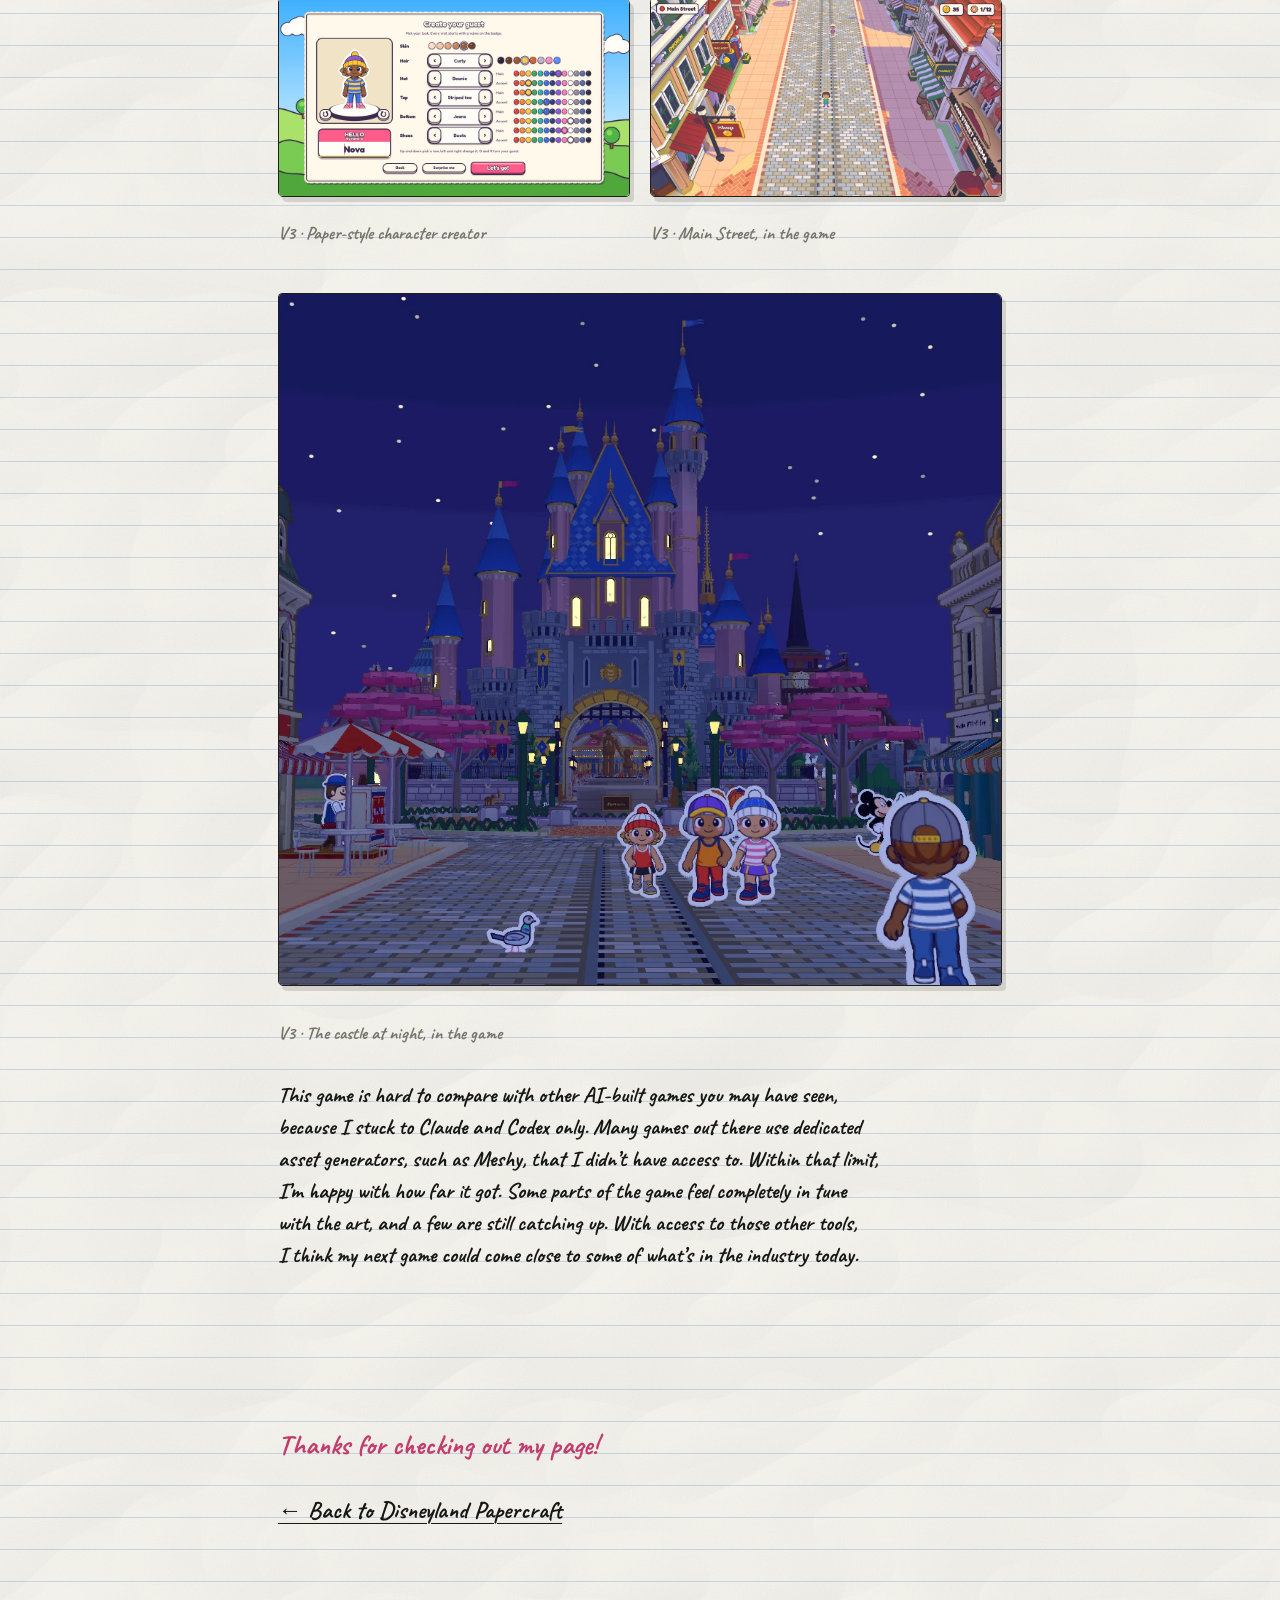
<file: demos/disney-art-study/index.html>
<!doctype html>
<html lang="en"><head><meta charset="utf-8">
<link rel="icon" href="data:image/svg+xml,%3Csvg xmlns=%27http://www.w3.org/2000/svg%27 viewBox=%270 0 64 64%27%3E%3Crect width=%2764%27 height=%2764%27 rx=%2710%27 fill=%27%23faf8f1%27/%3E%3Cpath d=%27M9 46h46M9 54h46%27 stroke=%27%23c5d6e4%27 stroke-width=%272%27/%3E%3Ctext x=%2712%27 y=%2743%27 font-size=%2741%27 font-family=%27cursive%27 font-weight=%27bold%27 fill=%27%23151515%27%3EM%3C/text%3E%3C/svg%3E"><meta name="viewport" content="width=device-width,initial-scale=1"><title>Disneyland — Art study</title><link rel="stylesheet" href="study.css?v=9"></head>
<body>
<header class="nav" id="top"><a class="nav-brand" href="../" aria-label="Max's Portfolio, back to the main page">Max's Portfolio</a><nav class="nav-links" aria-label="Projects"><a href="../#content-finder">Content Finder</a><a href="../#canvas-widget">Canvas Widget</a><a href="../#node-maps">Questboard</a><a href="../#disney" class="is-current" aria-current="page">Disney</a></nav></header>
<main class="article">
<div class="intro"><h1>A park, before<br>it was <span>paper.</span></h1>
<p class="lede">The original goal was a pixel-art game. Anyone can build with AI now, but not everyone makes it look good, and plenty of projects stop at V1. Here is how this park got its look.</p></div>

<section id="park"><h2>Finding the feeling.</h2>
<p>I wanted the nostalgia of Disneyland without recreating every detail. I made these concepts with GPT Image, working from real park maps, and it took a few tries to polish them. In the game, the light moves from morning to night as you get closer to the end, so I made one for each.</p>
<div class="map-options" role="group" aria-label="Compare park lighting"><button data-map="day" aria-pressed="true">Morning</button><button data-map="golden" aria-pressed="false">Sunset</button><button data-map="night" aria-pressed="false">Night</button></div>
<figure class="hero-art"><button class="artwork hero" data-caption="V1 · Morning park concept" aria-label="Enlarge: V1 · Morning park concept"><img id="map-image" src="assets/map-day.webp" alt="Early pixel-art park concept in bright morning light" width="1672" height="941"><span class="enlarge">A closer look ↗</span></button><figcaption><span id="map-caption">V1 · Morning park concept</span></figcaption></figure>
<p>The first playable version paired an illustrated park map with a pixel guest and dialogue panels.</p>
<figure><button class="artwork " data-caption="V1 · Main Street tutorial screenshot" aria-label="Enlarge: V1 · The Park Guide tutorial, in the game"><img src="assets/v1-tutorial.webp" alt="V1 · Main Street tutorial screenshot" width="640" height="360" loading="lazy"><span class="enlarge">A closer look ↗</span></button><figcaption><span>V1 · The Park Guide tutorial, in the game</span></figcaption></figure>
</section>

<section id="player"><h2>A little person in a big park.</h2>
<p>Before the paper characters came pixel travelers. I used these to test different art styles and see how Claude handled them. None of them made it into the game.</p>
<figure><button class="artwork " data-caption="Early pixel-avatar direction board · eight body designs" aria-label="Enlarge: V1 · Eight avatar directions"><img src="assets/avatar-directions.webp" alt="Eight pixel-avatar designs compared from four directions" width="1920" height="1080" loading="lazy"><span class="enlarge">A closer look ↗</span></button><figcaption><span>V1 · Eight avatar directions</span></figcaption></figure>
<p>The hard part was making one character look right from every side. One side was easy, but not all of them at once. I tried more retro styles as well.</p>
<figure><button class="artwork " data-caption="Early character customizer prototype" aria-label="Enlarge: V1 · Character customizer prototype"><img src="assets/customizer.webp" alt="Early pixel-character creator with clothing and appearance controls" width="960" height="540" loading="lazy"><span class="enlarge">A closer look ↗</span></button><figcaption><span>V1 · Character customizer prototype</span></figcaption></figure>
</section>

<section id="painting"><h2>Same feeling. Different texture.</h2>
<p>I was always aiming for a pixel-art game, and I expected AI to find it easy, since it is just coordinates and numbers, however it could never replicate an asset pixel for pixel. Neither Claude, Codex, or Gemini could make pixel avatars reliably.</p>
<p>So V2 used open-source avatars from the Universal LPC Character Generator. I wanted the whole process to be hands-off, so I wasn’t going to draw anything myself. They looked fine, but they weren’t my first choice.</p>
<div class="paired"><figure><button class="artwork " data-caption="V2 · Character creator screenshot" aria-label="Enlarge: V2 · Character creator, using open-source LPC avatars"><img src="assets/v2-creator.webp" alt="V2 · Character creator screenshot" width="1920" height="1061" loading="lazy"><span class="enlarge">A closer look ↗</span></button><figcaption><span>V2 · Character creator, using open-source LPC avatars</span></figcaption></figure><figure><button class="artwork " data-caption="V2 · Castle scale test screenshot" aria-label="Enlarge: V2 · A guest next to a large structure"><img src="assets/v2-castle.webp" alt="V2 · Castle scale test screenshot" width="320" height="360" loading="lazy"><span class="enlarge">A closer look ↗</span></button><figcaption><span>V2 · A guest next to a large structure</span></figcaption></figure></div>
<p>Even when making landscapes, the generators took pixel art and turned it to paint. No AI model at the time could hold the correct style across an entire game.</p>
<div class="paired"><figure><button class="artwork " data-caption="V2 · Pixel-textured riverboat style anchor" aria-label="Enlarge: V2 · Riverboat, pixel texture"><img src="assets/river-pixel.webp" alt="Pixel-textured riverboat, trees, water and warm afternoon light" width="1536" height="1024" loading="lazy"><span class="enlarge">A closer look ↗</span></button><figcaption><span>V2 · Riverboat, pixel texture</span></figcaption></figure><figure><button class="artwork " data-caption="V2 · Painted riverboat variation" aria-label="Enlarge: V2 · Riverboat, painted texture"><img src="assets/river-painted.webp" alt="Painted riverboat variation with smoother foliage and water" width="1536" height="1024" loading="lazy"><span class="enlarge">A closer look ↗</span></button><figcaption><span>V2 · Riverboat, painted texture</span></figcaption></figure></div>
<p>So I asked Claude what it was really capable of, and to my surprise it told me 3D assets. Experimentation began and led me to what is now the fully playable Version 3. While still not perfect, it made enjoyable assets that fit the vibes I was aiming for.</p>
</section>

<section id="paper"><h2>A world that belongs together.</h2>
<p>Claude and Codex were better at 3D models than 2D, which surprised me. I would have guessed the opposite. 3D stuck because of what AI could do, not because I planned it. The first models looked bad, but they got better with refinement.</p>
<p>I had Claude and Codex make a few mockups, and none of them felt like Disney. The bright, paper-like style came closest. It is a custom style, made by combining a few games into one.</p>
<div class="paired"><figure><button class="artwork " data-caption="V3 · Paper-style character creator screenshot" aria-label="Enlarge: V3 · Paper-style character creator"><img src="assets/v3-creator.webp" alt="V3 · Paper-style character creator screenshot" width="1920" height="1080" loading="lazy"><span class="enlarge">A closer look ↗</span></button><figcaption><span>V3 · Paper-style character creator</span></figcaption></figure><figure><button class="artwork " data-caption="V3 · Main Street gameplay screenshot" aria-label="Enlarge: V3 · Main Street, in the game"><img src="assets/v3-main-street.webp" alt="V3 · Main Street gameplay screenshot" width="1920" height="1080" loading="lazy"><span class="enlarge">A closer look ↗</span></button><figcaption><span>V3 · Main Street, in the game</span></figcaption></figure></div>
<figure><button class="artwork " data-caption="V3 · The castle at night, gameplay screenshot" aria-label="Enlarge: V3 · The castle at night, in the game"><img src="assets/v3-castle-night.webp" alt="Paper-style guests walking up Main Street toward the castle at night, with a pigeon and Mickey nearby" width="1016" height="973" loading="lazy"><span class="enlarge">A closer look ↗</span></button><figcaption><span>V3 · The castle at night, in the game</span></figcaption></figure>
<p>This game is hard to compare with other AI-built games you may have seen, because I stuck to Claude and Codex only. Many games out there use dedicated asset generators, such as Meshy, that I didn’t have access to. Within that limit, I’m happy with how far it got. Some parts of the game feel completely in tune with the art, and a few are still catching up. With access to those other tools, I think my next game could come close to some of what’s in the industry today.</p>
</section>

<footer><p class="scribble">Thanks for checking out my page!</p><a href="../#disney">← Back to Disneyland Papercraft</a></footer>
</main>
<dialog aria-label="Artwork detail"><div class="viewer-bar"><p id="viewer-caption"></p><button class="close" aria-label="Close artwork">Close ×</button></div><img id="viewer-image" alt=""><p class="viewer-hint">Scroll to see the full artwork · Esc to close</p></dialog>
<script src="study.js?v=4"></script></body></html>
</file>
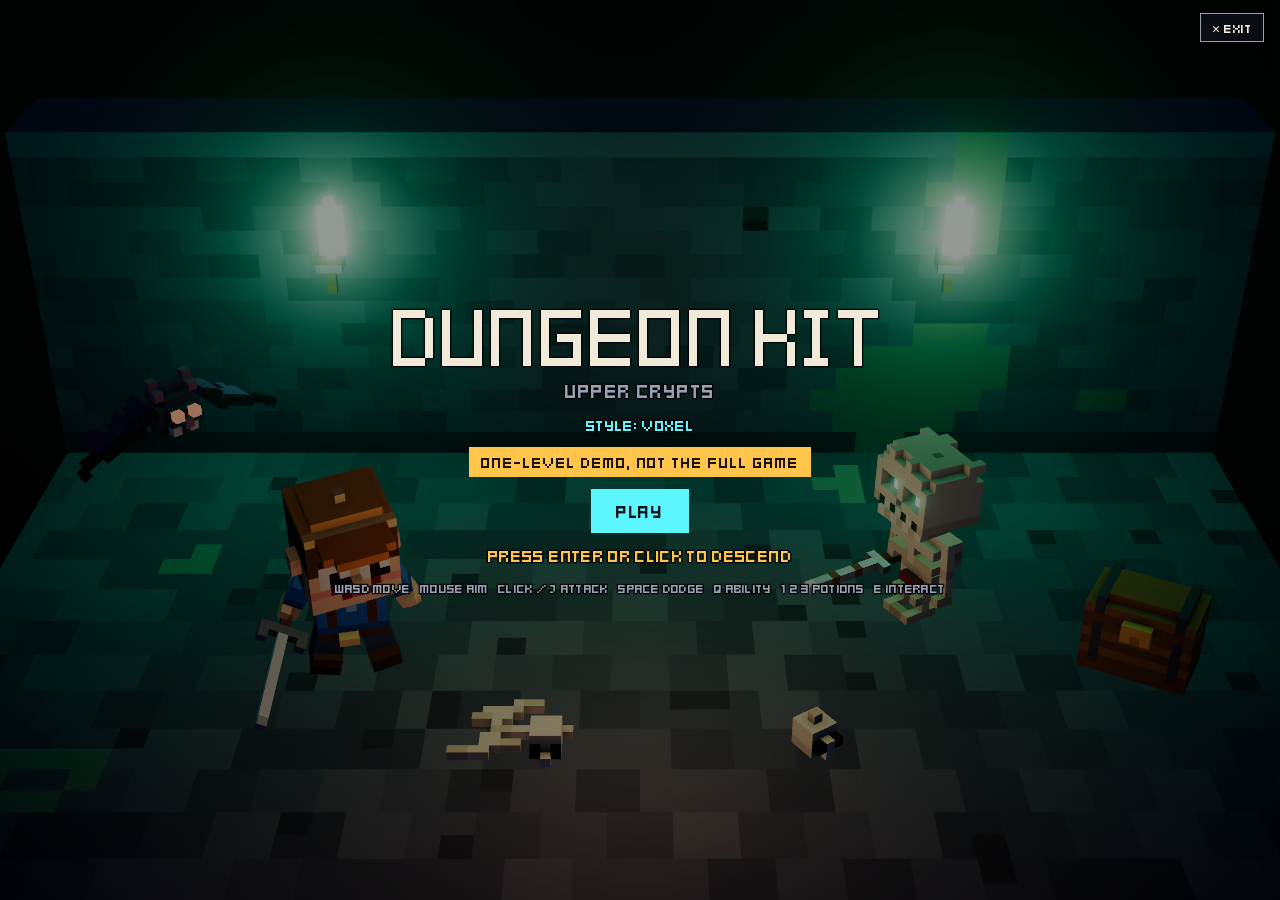
<file: demos/dungeon/index.html>
<!doctype html>
<html lang="en">
<head>
<meta charset="utf-8">
<link rel="icon" href="data:image/svg+xml,%3Csvg xmlns=%27http://www.w3.org/2000/svg%27 viewBox=%270 0 64 64%27%3E%3Crect width=%2764%27 height=%2764%27 rx=%2710%27 fill=%27%23faf8f1%27/%3E%3Cpath d=%27M9 46h46M9 54h46%27 stroke=%27%23c5d6e4%27 stroke-width=%272%27/%3E%3Ctext x=%2712%27 y=%2743%27 font-size=%2741%27 font-family=%27cursive%27 font-weight=%27bold%27 fill=%27%23151515%27%3EM%3C/text%3E%3C/svg%3E">
<meta name="viewport" content="width=device-width, initial-scale=1">
<title>Dungeon Kit - Level 1 (voxel demo)</title>
<meta name="description" content="Playable one-level demo of the Dungeon Kit: the Upper Crypts and the Bone Warden, rebuilt for the browser.">
<link rel="preload" href="assets/fonts/KenneyPixelSquare.ttf" as="font" type="font/ttf" crossorigin>
<link rel="stylesheet" href="css/game.css">
<script type="importmap">
{ "imports": {
  "three": "./js/vendor/three.module.min.js",
  "three/addons/": "./js/vendor/addons/"
} }
</script>
</head>
<body>
<div id="app">
  <canvas id="view" tabindex="0" aria-label="Dungeon Kit game view"></canvas>

  <div id="hud" class="layer hidden" aria-live="polite">
    <div id="vignette"></div>
    <div id="status" class="abs"></div>
    <div id="hp-back" class="abs"></div>
    <div id="hp-fill" class="abs"></div>
    <div id="hp-label" class="abs ol"></div>
    <div id="gold" class="abs ol"></div>
    <div id="weapon" class="abs ol"></div>
    <div id="qlabel" class="abs ol">Q</div>
    <div id="pips"></div>
    <div id="potions" class="abs ol"></div>
    <div id="boss" class="abs hidden">
      <div id="boss-name" class="abs ol"></div>
      <div id="boss-back" class="abs"></div>
      <div id="boss-fill" class="abs"></div>
    </div>
    <div id="card" class="abs"><div id="card-text" class="ol"></div></div>
    <div id="bark" class="abs ol"></div>
    <div id="prompt" class="abs ol"></div>
    <button id="soundbtn" type="button" aria-pressed="false">Sound: on (M)</button>
  </div>

  <div id="screen-title" class="screen hidden">
    <div class="shade"></div>
    <div class="stack">
      <div class="title ol">DUNGEON KIT</div>
      <div class="sub ol">Upper Crypts</div>
      <div class="accent ol">Style: Voxel</div>
      <div class="demo-note" role="note">ONE-LEVEL DEMO, NOT THE FULL GAME</div>
      <button id="play" class="btn" type="button">Play</button>
      <div class="gold ol blink">Press Enter or click to descend</div>
      <div class="controls ol">WASD move &nbsp; mouse aim &nbsp; click / J attack &nbsp; Space dodge &nbsp; Q ability &nbsp; 1 2 3 potions &nbsp; E interact</div>
    </div>
  </div>

  <div id="screen-end" class="screen hidden">
    <div class="shade"></div>
    <div class="stack">
      <div class="title win ol">YOU WIN!</div>
      <div class="accent ol" id="end-picked"></div>
      <div class="gold ol" id="end-stats"></div>
      <div class="demo-note" role="note">ONE-LEVEL DEMO, NOT THE FULL GAME</div>
      <div class="row">
        <button id="again" class="btn" type="button">Replay</button>
        <button id="close" class="btn secondary" type="button">Return to page</button>
      </div>
    </div>
  </div>

  <div id="screen-pause" class="screen hidden">
    <div class="stack"><div class="title small ol">PAUSED</div><div class="gold ol blink">Click or press any key to resume</div></div>
  </div>

  <!-- Always on top: leave the game from any screen. -->
  <button id="exitbtn" type="button" aria-label="Exit the game and return to the page">&#x2715; Exit</button>

  <div id="loading" class="screen"><div class="stack"><div class="title ol">DUNGEON KIT</div><div class="sub ol" id="loading-text">Digging the crypts...</div></div></div>
</div>
<noscript><p style="color:#f1ead8;padding:2rem">This demo needs JavaScript and WebGL.</p></noscript>
<script type="module" src="js/main.js"></script>
</body>
</html>
</file>
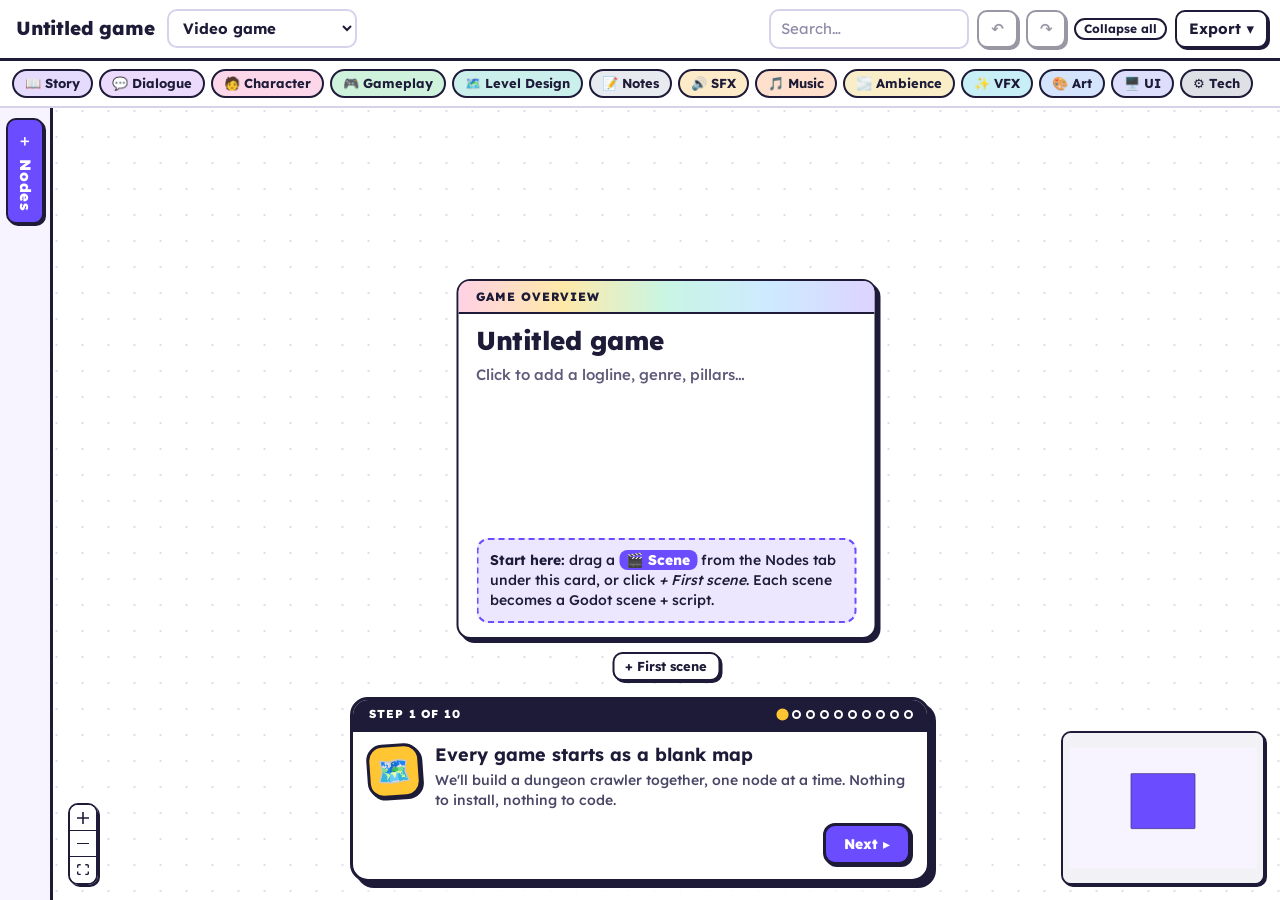
<file: demos/node-maps/index.html>
<!doctype html>
<html lang="en">
  <head>
    <meta charset="UTF-8" />
    <meta name="viewport" content="width=device-width, initial-scale=1.0" />
    <link rel="icon" href="data:image/svg+xml,<svg xmlns='http://www.w3.org/2000/svg' viewBox='0 0 32 32'><circle cx='16' cy='6' r='4' fill='%238b5cf6'/><circle cx='16' cy='26' r='4' fill='%238b5cf6'/><circle cx='5' cy='16' r='3' fill='%2322c55e'/><circle cx='27' cy='16' r='3' fill='%23f59e0b'/><path d='M16 10v12M8 16h16' stroke='%2394a3b8' stroke-width='2'/></svg>" />
    <title>Game Node Maps: dungeon crawler demo</title>
    <script type="module" crossorigin src="./assets/index-B3wzi7Cb.js"></script>
    <link rel="stylesheet" crossorigin href="./assets/index-uO9fXGtu.css">
  </head>
  <body>
    <div id="root"></div>
  </body>
</html>
</file>
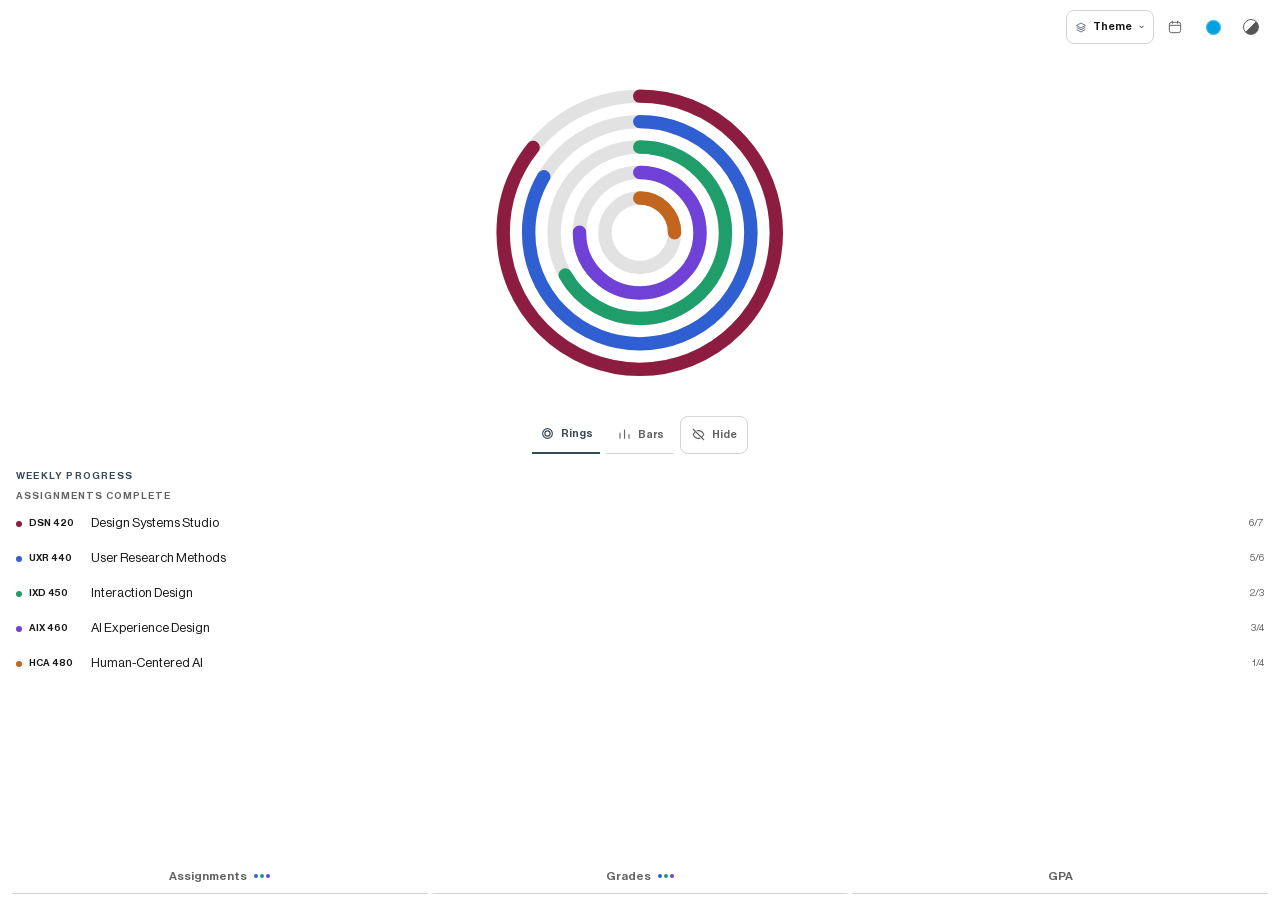
<file: demos/canvas-widget/panel.html>
<!DOCTYPE html>
<html lang="en" data-theme="sleek" data-default-theme="sleek">
<head>
<link rel="icon" href="data:image/svg+xml,%3Csvg xmlns=%27http://www.w3.org/2000/svg%27 viewBox=%270 0 64 64%27%3E%3Crect width=%2764%27 height=%2764%27 rx=%2710%27 fill=%27%23faf8f1%27/%3E%3Cpath d=%27M9 46h46M9 54h46%27 stroke=%27%23c5d6e4%27 stroke-width=%272%27/%3E%3Ctext x=%2712%27 y=%2743%27 font-size=%2741%27 font-family=%27cursive%27 font-weight=%27bold%27 fill=%27%23151515%27%3EM%3C/text%3E%3C/svg%3E">
<meta charset="UTF-8"/>
<meta name="viewport" content="width=device-width,initial-scale=1.0"/>
<title>Canvas Companion · Portfolio demo</title>
<link rel="stylesheet" href="panel.css?v=polish-2"/>
<link rel="stylesheet" href="widget-design.css?v=urgent-2"/>
<link rel="stylesheet" href="chart-art.css?v=tech-flat-4"/>
<link rel="stylesheet" href="racing-theme.css?v=medium-plus-15"/>
</head>
<body>

<div id="app">
      <div id="top-controls" role="group" aria-label="Widget appearance and preferences">
        <div id="style-wrap" style="position:relative;">
          <button id="style-icon-btn" type="button" title="Visual theme"
                  aria-label="Visual theme" aria-haspopup="true" aria-expanded="false">
            <svg class="theme-stack-icon" width="18" height="18" viewBox="0 0 24 24" fill="none" stroke="currentColor" stroke-width="1.5" aria-hidden="true"><path d="m12 3 9 5-9 5-9-5Z"/><path d="m4 12 8 4.5 8-4.5M4 16.5 12 21l8-4.5" stroke-linecap="round" stroke-linejoin="round"/></svg><span class="theme-button-label">Theme</span><svg class="theme-chevron" viewBox="0 0 12 12" fill="none" aria-hidden="true"><path d="m3 4.5 3 3 3-3" stroke="currentColor" stroke-width="1.4" stroke-linecap="round" stroke-linejoin="round"/></svg>
          </button>
          <div id="style-popup">
            <div id="style-popup-label">Visual theme</div>
            <div id="style-options">
              <button class="style-opt-btn" data-style="sleek">Sleek</button>
              <button class="style-opt-btn" data-style="nature">Nature</button>
              <button class="style-opt-btn" data-style="tech">Tech</button>
              <button class="style-opt-btn" data-style="racing">Racing</button>
              <button class="style-opt-btn" data-style="orbit">Orbit</button>
            </div>
            <!-- Only shown when theme=nature and the bar-chart (tree) style is active -->
            <div id="tree-species-row" style="display:none;">
              <select id="tree-species-select" aria-label="Tree species">
                <option value="oak">Oak</option>
                <option value="birch">Birch</option>
                <option value="cherry">Cherry</option>
              </select>
            </div>
          </div>
        </div>
        <div id="week-wrap" style="position:relative;">
          <button type="button" id="week-icon-btn" title="First day of week" aria-label="First day of week" aria-expanded="false" aria-controls="week-popup">
            <svg width="15" height="15" viewBox="0 0 24 24" fill="none" stroke="currentColor" stroke-width="2">
              <rect x="3.5" y="5" width="17" height="15.5" rx="3.2"/>
              <path d="M3.5 9.5h17"/>
              <path d="M8 3.2v3.4M16 3.2v3.4" stroke-linecap="round"/>
            </svg>
          </button>
          <div id="week-popup">
            <div id="week-popup-label">Week starts on</div>
            <div id="week-days">
              <button class="week-day-btn" data-weekday="0" title="Sunday">S</button>
              <button class="week-day-btn" data-weekday="1" title="Monday">M</button>
              <button class="week-day-btn" data-weekday="2" title="Tuesday">T</button>
              <button class="week-day-btn" data-weekday="3" title="Wednesday">W</button>
              <button class="week-day-btn" data-weekday="4" title="Thursday">T</button>
              <button class="week-day-btn" data-weekday="5" title="Friday">F</button>
              <button class="week-day-btn" data-weekday="6" title="Saturday">S</button>
            </div>
          </div>
        </div>
        <div id="theme-wrap" style="position:relative;">
          <button type="button" id="theme-icon-btn" title="Accent color" aria-label="Accent color" aria-expanded="false" aria-controls="theme-popup"></button>
          <div id="theme-popup">
            <div id="theme-popup-label">Accent color</div>
            <div id="theme-swatches"></div>
            <!-- Custom color picker -->
            <div id="th-custom-panel">
              <!-- Square saturation/brightness picker -->
              <div style="position:relative;width:156px;height:120px;margin-bottom:8px;flex-shrink:0;">
                <canvas id="th-sb-canvas" width="156" height="120" style="display:block;border-radius:4px;cursor:crosshair;"></canvas>
                <div id="th-sb-handle" style="position:absolute;width:10px;height:10px;border-radius:50%;border:2px solid #fff;box-shadow:0 0 0 1px rgba(0,0,0,0.5);pointer-events:none;transform:translate(-50%,-50%);top:10%;left:90%;"></div>
              </div>
              <!-- Hue slider -->
              <div style="position:relative;margin-bottom:8px;">
                <canvas id="th-hue-canvas" width="156" height="12" style="display:block;border-radius:6px;cursor:crosshair;"></canvas>
                <div id="th-hue-handle" style="position:absolute;top:50%;width:12px;height:12px;border-radius:50%;border:2px solid #fff;box-shadow:0 0 0 1px rgba(0,0,0,0.4);transform:translate(-50%,-50%);pointer-events:none;left:0%;"></div>
              </div>
              <!-- Full-width color preview rectangle -->
              <div id="th-preview-dot" style="width:100%;height:28px;border-radius:6px;background:#888;border:1px solid var(--border);margin-bottom:8px;transition:background 0.08s;"></div>
              <!-- Apply button full width -->
              <button id="th-hex-apply"  style="width:100%;padding:5px;margin-bottom:8px;">Apply</button>
              <div id="th-saved-label" style="display:none">Saved</div>
              <div id="th-saved-swatches" style="display:flex;gap:6px;flex-wrap:wrap;"></div>
            </div>
            <!-- Right-click context menu for saved colors -->
            <div id="th-ctx-menu" style="
              display:none;position:fixed;z-index:9999;
              background:var(--popup-bg);border:1px solid var(--border);
              border-radius:8px;padding:4px;
              box-shadow:0 4px 16px rgba(0,0,0,0.3);min-width:110px;
            ">
              <div id="th-ctx-delete" style="
                padding:6px 10px;font-size:11px;font-weight:700;
                color:#E74973;cursor:pointer;border-radius:5px;
                transition:background 0.1s;
              " 
                 >
                Delete color
              </div>
            </div>
          </div>
        </div>
        <button type="button" id="mode-btn" title="Switch color mode" aria-label="Switch color mode"></button>
      </div>
<div id="hero">
    <div id="chart-col" style="display:flex;flex-direction:column;align-items:center;flex-shrink:0;margin-right:0;margin-bottom:12px;">
      <div id="chart-left" style="margin-right:0;">
        <div id="ring-wrap">
          <svg id="ring-svg" width="188" height="188" viewBox="0 0 188 188" style="overflow:visible;display:block;"></svg>
        </div>
        <div id="bar-chart-wrap"></div>
      </div>
      <div id="chart-style-bar">
        <div class="chart-switch" role="group" aria-label="Chart display">
          <button type="button" id="chart-cycle-btn" data-chart-view="rings" aria-pressed="true" title="Show ring chart"><svg viewBox="0 0 20 20" fill="none" aria-hidden="true"><circle cx="10" cy="10" r="6.5"/><circle cx="10" cy="10" r="3.5"/></svg><span>Rings</span></button>
          <button type="button" data-chart-view="bars" aria-pressed="false" title="Show bar chart" tabindex="-1"><svg viewBox="0 0 20 20" fill="none" aria-hidden="true"><path d="M4 15V8m6 7V4m6 11v-5"/></svg><span>Bars</span></button>
          <button type="button" data-chart-view="hidden" aria-pressed="false" title="Hide chart" tabindex="-1"><svg viewBox="0 0 20 20" fill="none" aria-hidden="true"><path d="M3 3l14 14M8 5a8 8 0 0 1 9 5l-2 3M12 15a8 8 0 0 1-9-5l2-3"/></svg><span>Hide</span></button>
        </div>
        <button type="button" id="chart-show-btn" hidden aria-label="Show chart" aria-controls="chart-left"><svg width="16" height="16" viewBox="0 0 20 20" fill="none" aria-hidden="true"><path d="M2 10s3-5 8-5 8 5 8 5-3 5-8 5-8-5-8-5Z"/><circle cx="10" cy="10" r="2"/></svg><span>Show chart</span></button>
      </div>
    </div>
    <!-- Weekly overview info -->
    <div id="ring-info">
      <div id="hero-title">Weekly Progress</div>
      <!-- Filled by renderHero() with the current week's real date range -->
      <h3 class="deadline-heading">Assignments complete</h3>
      <div id="next-deadlines" aria-label="Weekly assignments completed for each class"></div>
    </div>
  </div>

  <button id="overview-return" type="button" hidden>
    <svg width="14" height="14" viewBox="0 0 24 24" fill="none" stroke="currentColor" stroke-width="1.8" aria-hidden="true"><path d="m14 6-6 6 6 6M8 12h12" stroke-linecap="round" stroke-linejoin="round"/></svg>
    Overview
  </button>

  <!-- TABS -->
  <div id="tabs">
    <button class="tab-btn" data-tab="assignments" id="tab-assignments" style="position:relative;">
      Assignments
      <span id="asgn-notif-dots" class="tab-notif-dots" aria-hidden="true"></span>
    </button>
    <button class="tab-btn" data-tab="grades" id="tab-grades" style="position:relative;">
      Grades
      <span id="grade-notif-dots" class="tab-notif-dots" aria-hidden="true"></span>
    </button>
    <button class="tab-btn" data-tab="gpa">GPA</button>
  </div>

  <!-- PANELS -->
  <div id="body">

<!-- Loading state — shown while bg.js fetches Canvas data -->
<div id="cc-loading" style="
  display:flex;
  flex-direction:column;
  align-items:center;
  justify-content:center;
  height:220px;
  gap:14px;
  position:absolute;
  inset:0;
  background:var(--bg);
  z-index:10;
">
  <div style="
    width:32px;height:32px;border-radius:50%;
    border:3px solid var(--border);border-top-color:var(--accent);
    animation:ccspin .85s linear infinite;
  "></div>
  <div style="font-size:11px;color:var(--muted)">Loading your Canvas data…</div>
</div>
<style>@keyframes ccspin{to{transform:rotate(360deg)}}</style>

<!-- Error state — shown when Canvas API fails -->
<div id="cc-error" style="display:none;padding:24px;text-align:center">
  <svg width="28" height="28" viewBox="0 0 24 24" fill="none" stroke="currentColor" stroke-width="2" stroke-linecap="round" stroke-linejoin="round" style="color:var(--err-text);margin-bottom:12px">
    <path d="M12 9v4"/><path d="M12 17h.01"/>
    <path d="M10.29 3.86 1.82 18a2 2 0 0 0 1.71 3h16.94a2 2 0 0 0 1.71-3L13.71 3.86a2 2 0 0 0-3.42 0Z"/>
  </svg>
  <div id="cc-error-msg"
       style="font-size:12px;font-weight:700;color:var(--text);margin-bottom:8px">
    Could not load Canvas data
  </div>
  <div id="cc-error-detail"
       style="font-size:10px;color:var(--muted);margin-bottom:16px"></div>
  <button id="cc-retry-btn"
          style="padding:7px 16px;background:var(--accent);border:none;
                 border-radius:8px;color:var(--btn-text);font-size:11px;
                 font-weight:700;cursor:pointer">
    Try again
  </button>
</div>



    <!-- ASSIGNMENTS -->
    <div class="panel" id="panel-assignments">
      <header class="panel-heading"><p>Coursework</p><h1>Your assignments</h1></header>
      <div id="sort-bar">
        <label id="sort-label" for="sort-select">Sort by</label>
        <select id="sort-select">
          <option value="due" selected>Due Date</option>
          <option value="course">Course</option>
        </select>
      </div>
      <div id="sl-pending" class="sl">Assignments (0)</div>
      <div id="list-pending"></div>
      <div id="sl-done" class="sl" style="display:none">Assignments Completed (0)</div>
      <div id="list-done"></div>
    </div>

    <!-- GRADES -->
    <div class="panel" id="panel-grades">
      <header class="panel-heading"><p>Grades</p><h1>Course performance</h1></header>
      <div id="class-cards"></div>
      <!-- Static footer link — renderGrades() only rewrites #class-cards, so
           this survives every data refresh -->
      <a id="tutoring-link" href="https://asuonline.asu.edu/students/tutoring" target="_blank" rel="noopener">
        <svg width="20" height="20" viewBox="0 0 24 24" fill="none" stroke="currentColor" stroke-width="1.8" stroke-linecap="round" stroke-linejoin="round">
          <path d="M22 9.5L12 4.5 2 9.5l10 5 10-5z"/>
          <path d="M6 12v4.5c0 1.66 2.69 3 6 3s6-1.34 6-3V12"/>
          <path d="M22 9.5V15"/>
        </svg>
        <div class="tutoring-text">
          <div class="tutoring-title">Free ASU Tutoring</div>
          <div class="tutoring-sub">Online tutoring &amp; academic support for ASU students</div>
        </div>
        <span class="tutoring-arrow">↗</span>
      </a>
    </div>

    <!-- GPA -->
    <div class="panel" id="panel-gpa">
      <header class="panel-heading"><p>Academic planning</p><h1>Your GPA</h1></header>
      <!-- hidden stubs so existing JS references don't throw -->
      <div id="gpa-stub-hidden" style="display:none">
        <div id="info-body"><div class="transcript-inputs" id="transcript-inputs"><input id="inp-honor-pts"/><input id="inp-graded-units"/><div id="transcript-result"></div></div></div>
        <div id="disp-gpa"></div><div id="disp-honor"></div><div id="disp-units"></div>
        <div id="gpa-hero"></div><div id="gpa-hero-num"></div><div id="gpa-hero-sub"></div>
        <div id="gpa-compare-row"></div><div id="gpa-course-rows"></div>
        <div id="feasibility-banner"></div><div id="focus-card"></div>
        <div id="needed-cards"></div><div id="scale-table"></div>
        <div id="cs-current"></div><div id="cs-goal"></div><div id="cs-max"></div>
        <input id="goal-slider"/><input id="goal-input"/>
      </div>

      <!-- ── CURRENT GPA ── -->
      <div class="gpa-section-label">Current GPA</div>
      <div class="gpa-current-card">
        <div class="gpa-big-num" id="gpa-current-display">—</div>
        <div class="gpa-transcript-row">
          <div class="gpa-t-field">
            <label for="gpa-honor-pts">Total Grade Points</label>
            <input type="text" inputmode="decimal" id="gpa-honor-pts" placeholder="e.g. 120.000" />
          </div>
          <div class="gpa-t-field">
            <label for="gpa-graded-units">Graded Units</label>
            <input type="text" inputmode="decimal" id="gpa-graded-units" placeholder="e.g. 45.000" />
          </div>
        </div>
        <div class="gpa-hint">Find these in <a href="https://my.asu.edu" target="_blank" style="color:var(--accent);font-weight:700;text-decoration:none">my.asu.edu</a> → <strong>Grade Detail</strong></div>
      </div>

      <!-- ── END OF TERM GPA ── -->
      <div class="gpa-section-label" style="margin-top:16px">End of Term GPA</div>
      <div class="gpa-eot-card">
        <div class="gpa-eot-top">
          <div>
            <div class="gpa-eot-num" id="gpa-eot-display">—</div>
            <div class="gpa-eot-sub" id="gpa-eot-sub">Based on current class grades</div>
          </div>
          <div class="gpa-delta-badge" id="gpa-delta-badge"></div>
        </div>
        <div class="gpa-course-list" id="gpa-course-list"></div>
      </div>

      <!-- ── GOAL GPA CALCULATOR ── -->
      <div class="gpa-section-label" style="margin-top:16px">Goal GPA Calculator</div>
      <div class="gpa-goal-card">
        <div class="gpa-goal-top">
          <label class="gpa-goal-label" for="gpa-goal-input">Target cumulative GPA</label>
          <input type="text" inputmode="decimal" id="gpa-goal-input" class="gpa-goal-inp" value="3.85" />
        </div>
        <div id="gpa-max-possible"></div>
        <div class="gpa-goal-result" id="gpa-goal-result"></div>
      </div>

    </div>

  </div>
</div>
<script src="chrome-shim.js?v=grade-directions-2"></script>
<script src="demo-data.js?v=static-6"></script>
<script src="racing-art.js?v=continuous-rings-6"></script>
<script src="panel.js?v=urgent-5"></script>
<script src="syllabus-parser.js"></script>
<script src="course-activity.js"></script>
<script src="canvas-data.js"></script>
<script src="overview-fit.js?v=grow-7"></script>
</body>
</html>
</file>
<file: demos/shell.css>
/* Portfolio shell. White page, neutral chrome; each project sets one accent for the timeline and small details. */
:root {
  --bg: #fff;
  --surface: #fff;
  --ink: #0b0b0c;
  --muted: #6b6b72;
  --line: rgba(11, 11, 12, .1);
  --shadow: 0 1px 2px rgba(11, 11, 12, .04), 0 24px 48px -28px rgba(11, 11, 12, .24);
  --nav-h: 56px;
  --rail-w: 148px;
  --rail-accent: var(--ink);
  --sans: "Inter", "Segoe UI Variable Text", "Segoe UI", system-ui, -apple-system, "Helvetica Neue", sans-serif;
  --mono: ui-monospace, "SF Mono", "Cascadia Mono", Menlo, Consolas, monospace;
  --ease: cubic-bezier(.22, .8, .24, 1);
  color-scheme: light;
}

/* Per-project accent: timeline, numbers, bullets, button hover. Everything else stays black and white. */
[data-accent="finder"] { --accent: #d63838; --accent2: #e0a800; }
[data-accent="widget"] { --accent: #2f5fd0; --accent2: #7fb0ff; }
[data-accent="nodes"]  { --accent: #34845b; --accent2: #f2c230; }
[data-accent="disney"] { --accent: #c2661f; --accent2: #f0b866; }

* { box-sizing: border-box; }
html { scroll-behavior: smooth; scroll-padding-top: calc(var(--nav-h) + 16px); }
body {
  margin: 0; background: #fff; color: var(--ink);
  font-family: var(--sans); font-size: 16px; line-height: 1.55;
  -webkit-font-smoothing: antialiased; text-rendering: optimizeLegibility;
}
body.no-scroll { overflow: hidden; }
a { color: inherit; }
button { font: inherit; color: inherit; }
:focus-visible { outline: 2px solid var(--accent, var(--ink)); outline-offset: 3px; border-radius: 4px; }

/* ── Nav ─────────────────────────────────────────────── */
.nav {
  position: sticky; top: 0; z-index: 30; height: var(--nav-h); gap: 24px;
  display: flex; align-items: center; justify-content: space-between;
  padding: 0 clamp(16px, 4vw, 40px);
  background: rgba(255, 255, 255, .82);
  backdrop-filter: saturate(1.4) blur(14px); -webkit-backdrop-filter: saturate(1.4) blur(14px);
  border-bottom: 1px solid var(--line);
}
.nav-brand { flex: none; font-weight: 650; letter-spacing: -.02em; text-decoration: none; }
.nav-links { min-width: 0; margin-left: auto; display: flex; align-items: center; gap: clamp(14px, 2.4vw, 30px); height: calc(var(--nav-h) - 1px); padding: 8px; overflow-x: auto; scrollbar-width: none; }
.nav-links::-webkit-scrollbar { display: none; }
.nav-links a {
  position: relative; flex: none; white-space: nowrap; font-size: 13.5px; color: var(--muted);
  text-decoration: none; padding: 6px 0; transition: color .25s var(--ease);
}
.nav-links a::after {
  content: ""; position: absolute; left: 0; right: 0; bottom: 0; height: 2px; border-radius: 2px;
  background: var(--link-accent, var(--rail-accent)); transform: scaleX(0); transform-origin: left; transition: transform .35s var(--ease);
}
.nav-links a:hover, .nav-links a.is-active { color: var(--ink); }
.nav-links a.is-active::after { transform: scaleX(1); }
.nav-links a[data-link="content-finder"], .project[data-accent="finder"] { --link-accent: #d63838; }
.nav-links a[data-link="canvas-widget"], .project[data-accent="widget"] { --link-accent: #2f5fd0; }
.nav-links a[data-link="disney"], .project[data-accent="disney"] { --link-accent: #FF6EA0; }
.nav-links a[data-link="node-maps"], .project[data-accent="nodes"] { --link-accent: #34845b; }

/* A pair of pencil notes in the bottom corner; music starts only on request. */
.music-controls {
  position: fixed; right: max(16px, env(safe-area-inset-right)); bottom: max(16px, env(safe-area-inset-bottom)); z-index: 60;
  display: flex; align-items: center; gap: 8px;
}
.music-toggle, .music-skip {
  position: relative;
  display: grid; place-items: center; width: 48px; height: 48px; padding: 5px;
  color: var(--ink); background: #fff; border: 1.5px solid currentColor;
  border-radius: 15px 19px 14px 18px / 19px 14px 18px 15px; box-shadow: 2px 3px 0 #28221617;
  cursor: pointer; transition: background-color .2s var(--ease), color .2s var(--ease);
}
.music-toggle::before { content: ''; position: absolute; inset: -3px -2px -2px -3px; border: 1px solid currentColor; border-radius: 19px 14px 18px 15px / 14px 18px 15px 19px; opacity: .3; rotate: -2deg; pointer-events: none; }
.music-toggle:hover { background: #efe9d8; }
.music-skip { width: 40px; height: 44px; }
.music-skip:hover { background: #efe9d8; }
.music-skip svg { width: 24px; height: 24px; fill: none; stroke: currentColor; stroke-width: 1.8; stroke-linecap: round; stroke-linejoin: round; }
.music-controls button:focus-visible { outline: 2px dashed currentColor; outline-offset: 4px; }
.music-toggle[aria-pressed="true"] { background: var(--ink); color: #fff; }
.music-notes { display: block; width: 34px; height: 34px; fill: currentColor; }
.music-note-stems, .music-note-retrace { fill: none; stroke: currentColor; stroke-width: 1.8; stroke-linecap: round; stroke-linejoin: round; }
.music-note-retrace { opacity: .35; stroke-width: .8; }

/* ── Timeline rail ───────────────────────────────────── */
.rail { position: fixed; z-index: 10; top: var(--nav-h); bottom: 0; left: 0; width: var(--rail-w); pointer-events: none; }
.rail-label { position: absolute; left: 24px; top: 40px; line-height: 1; }
.rail-month {
  display: block; font-size: 52px; font-weight: 600; letter-spacing: -.045em; color: var(--rail-accent);
  opacity: 0; transition: color .5s var(--ease);
}
.rail-year { display: block; margin-top: 6px; font: 500 11px/1 var(--mono); letter-spacing: .08em; color: var(--muted); opacity: 0; transition: opacity .4s; }
.rail.has-month .rail-year { opacity: 1; }
.rail-month.in  { animation: month-in .5s var(--ease) both; }
.rail-month.out { opacity: 0; transition: opacity .22s ease; }
@keyframes month-in { from { opacity: 0; transform: translateY(14px); } to { opacity: 1; transform: none; } }

.rail-track { position: absolute; left: 36px; top: 150px; bottom: 56px; width: 0; }
.rail-line { position: absolute; left: 0; top: 0; bottom: 0; width: 1px; background: var(--line); }
.rail-progress { position: absolute; left: 0; top: 0; width: 2px; margin-left: -.5px; height: 100%; background: var(--rail-accent); transform-origin: top; transform: scaleY(var(--progress, 0)); transition: background .5s var(--ease); }
.rail-dots { list-style: none; margin: 0; padding: 0; }
.rail-dots li {
  position: absolute; left: 0; top: var(--y, 0%); width: 9px; height: 9px; margin: -4.5px 0 0 -4.5px; border-radius: 50%; background: #fff;
  border: 1px solid #b9b9c0; transition: background .4s var(--ease), border-color .4s var(--ease), transform .4s var(--ease);
}
.rail-dots li.is-past { border-color: var(--rail-accent); background: var(--rail-accent); }
.rail-dots li.is-active { background: var(--rail-accent); border-color: var(--rail-accent); transform: scale(1.5); box-shadow: 0 0 0 4px color-mix(in srgb, var(--rail-accent) 18%, transparent); }

/* ── Layout ──────────────────────────────────────────── */
.page { overflow-x: clip; padding: 0 clamp(16px, 4vw, 48px) 0 calc(var(--rail-w) + clamp(0px, 2vw, 24px)); max-width: 1500px; margin: 0 auto; }
.eyebrow { margin: 0 0 18px; font: 500 12px/1 var(--mono); letter-spacing: .1em; text-transform: uppercase; color: var(--muted); }
.eyebrow .num { color: var(--accent); margin-right: 10px; }

.project {
  position: relative; display: grid; grid-template-columns: minmax(300px, 400px) minmax(0, 1fr);
  gap: clamp(32px, 5vw, 72px); align-items: center; min-height: 100vh; padding: 88px 0;
  border-top: 1px solid var(--line);
}
.project:first-child { border-top: 0; }
.month-tag { display: none; }
.desc h2 { margin: 0 0 14px; font-size: clamp(28px, 3vw, 40px); line-height: 1.1; font-weight: 600; letter-spacing: -.035em; text-wrap: balance; }
.tagline { margin: 0 0 12px; font-size: 19px; font-weight: 560; line-height: 1.3; }
.lead { margin: 0 0 22px; font-size: 16px; color: var(--muted); }
.why { margin: 0 0 22px; color: var(--muted); }
.features { list-style: none; margin: 0 0 26px; padding: 0; display: grid; gap: 9px; font-size: 15px; }
.features li { position: relative; padding-left: 22px; }
.features li::before { content: ""; position: absolute; left: 0; top: .72em; width: 11px; height: 2px; border-radius: 2px; background: var(--accent); }
#disney .features li::before { background: #FF6EA0; }

.chips { margin: 0; display: grid; gap: 10px; }
.chips > div { display: flex; flex-wrap: wrap; align-items: center; gap: 6px 8px; }
.chips dt { width: 84px; white-space: nowrap; font: 500 11px/1 var(--mono); letter-spacing: .08em; text-transform: uppercase; color: var(--muted); }
.chips dd { margin: 0; display: flex; flex-wrap: wrap; align-items: center; gap: 6px; }
.chips span { padding: 5px 11px; font-size: 12.5px; line-height: 1.2; border: 1px solid var(--line); border-radius: 999px; background: var(--surface); }
.chips div:first-child span { background: var(--accent); border-color: var(--accent); color: #fff; font-weight: 520; }
/* Each model keeps its own colour. */
.chips dd span[data-ai="gemini"] { background: #4285f4; border-color: #4285f4; color: #fff; }
/* Claude and Codex are drawn logos, no pill behind them. */
.chips dd span[data-ai="claude"], .chips dd span[data-ai="codex"] { padding: 0; background: none; border: 0; }
.chips dd span[data-ai] img { display: block; width: 33px; height: 33px; }

/* ── Buttons: black pills, the project accent fills in on hover ── */
.btn-try {
  display: inline-flex; align-items: center; gap: 8px; border: 0; border-radius: 999px; cursor: pointer; text-decoration: none;
  font-size: 13px; font-weight: 560; letter-spacing: -.005em; color: #fff; background: var(--ink);
  transition: background-color .25s var(--ease), transform .25s var(--ease);
}
.btn-try { padding: 7px 14px; font-size: 12.5px; }
.btn-try svg { width: 12px; height: 12px; flex: none; }
.btn-try:hover { background: var(--accent, var(--ink)); transform: translateY(-1px); }
.btn-try:active { transform: none; }

/* ── Demo frame ──────────────────────────────────────── */
.demo { min-width: 0; }
.frame { margin: 0; background: var(--surface); border: 1px solid var(--line); border-radius: 14px; box-shadow: var(--shadow); overflow: hidden; display: flex; flex-direction: column; height: clamp(440px, 72vh, 680px); }
.frame-bar { flex: none; display: flex; align-items: center; justify-content: space-between; gap: 12px; padding: 0 12px 0 18px; height: 46px; border-bottom: 1px solid var(--line); font-size: 13px; }
.frame-title { color: var(--muted); white-space: nowrap; overflow: hidden; text-overflow: ellipsis; }
.frame-actions { display: flex; align-items: center; gap: 10px; flex: none; }
.frame-body { position: relative; flex: 1; min-height: 0; }
.frame-body iframe { position: absolute; inset: 0; width: 100%; height: 100%; border: 0; background: var(--surface); }
.pill { padding: 3px 9px; font: 500 10.5px/1.2 var(--mono); letter-spacing: .06em; text-transform: uppercase; color: var(--muted); border: 1px dashed rgba(11, 11, 12, .24); border-radius: 999px; white-space: nowrap; }

/* Content Finder has no title bar; clip the embedded demo to the whole frame. */
#content-finder .frame-body { border-radius: inherit; overflow: hidden; }
#content-finder .frame iframe { border-radius: inherit; }

/* Canvas Widget: the panel is a 430px sidebar, so the frame is exactly that wide and never stretched. */
#canvas-widget .demo { display: grid; justify-items: center; }
.widget-stack { display: grid; width: min(430px, 100%); }
#canvas-widget .frame { width: 100%; height: clamp(652px, calc(75vh - 48px), 700px); background: #000; border-color: rgba(11, 11, 12, .18); }

/* Tutorial: a pen-and-ink pass over the page and into the widget. */
@font-face { font-family: "Caveat"; src: url("assets/fonts/Caveat-Bold.woff2") format("woff2"); font-weight: 700; font-display: swap; }
.tut-btn {
  justify-self: end;
  display: inline-flex; align-items: center; gap: 8px; margin: 0 0 12px; padding: 9px 18px 9px 15px; cursor: pointer;
  font-size: 14px; font-weight: 600; color: var(--accent); background: #fff; border: 1.5px solid var(--accent); border-radius: 999px;
  box-shadow: 0 8px 18px -10px color-mix(in srgb, var(--accent) 70%, transparent);
  transition: background-color .25s var(--ease), color .25s var(--ease), transform .25s var(--ease);
}
.tut-btn svg { width: 15px; height: 15px; }
.tut-btn:hover, .tut-btn[aria-pressed="true"] { background: var(--accent); color: #fff; transform: translateY(-1px); }
.tut-layer { position: absolute; left: 0; top: 0; width: 0; height: 0; z-index: 25; pointer-events: none; font-family: "Caveat", "Segoe Print", "Bradley Hand", cursive; transition: opacity .3s var(--ease); }
.tut-layer.is-leaving { opacity: 0; }
#canvas-widget .widget-stack { transition: translate .45s var(--ease); }
#canvas-widget .demo-context { transition: transform .45s var(--ease); }
.tut-layer svg { position: absolute; left: 0; top: 0; width: 1px; height: 1px; overflow: visible; }
.tut-layer path { fill: none; stroke: #15141f; stroke-linecap: round; stroke-linejoin: round; stroke-dasharray: 1; stroke-dashoffset: 1; opacity: 0; animation: tut-draw .6s cubic-bezier(.5, 0, .2, 1) var(--d, 0s) both; }
.tut-layer path.faint { stroke: rgba(21, 20, 31, .5); }
.tut-layer path.halo { stroke: #fff; opacity: 0; }
@keyframes tut-draw { 0% { opacity: 0; stroke-dashoffset: 1; } 1% { opacity: 1; stroke-dashoffset: 1; } 100% { opacity: 1; stroke-dashoffset: 0; } }
.tut-note { position: absolute; width: max-content; max-width: var(--max, 220px); font-size: var(--fs, 25px); font-weight: 700; line-height: 1.02; color: #15141f; rotate: var(--tilt, 0deg);
  -webkit-text-stroke: 5px #fff; paint-order: stroke fill; /* white edge keeps the ink readable on the widget's dark panel */
  /* The ink runs in left to right behind a soft edge, like a pen moving along the line. */
  -webkit-mask: linear-gradient(90deg, #000 40%, transparent 60%) 100% 0 / 250% 100% no-repeat;
  mask: linear-gradient(90deg, #000 40%, transparent 60%) 100% 0 / 250% 100% no-repeat;
  animation: tut-write 1s cubic-bezier(.35, .1, .3, 1) var(--d, 0s) forwards; }
@keyframes tut-write { to { -webkit-mask-position: 0 0; mask-position: 0 0; } }
.tut-layer.is-updating .tut-note { animation: none; -webkit-mask: none; mask: none; }
.tut-layer.is-updating path { animation: none; stroke-dashoffset: 0; opacity: 1; }
@media (max-width: 1099px) { .tut-btn { display: none; } }
@media (prefers-reduced-motion: reduce) { .tut-layer path { animation: none; stroke-dashoffset: 0; opacity: 1; } .tut-note { animation: none; -webkit-mask: none; mask: none; } }

/* Node Maps: a small, look-only window onto the map, with a big way in. */
.frame-preview { height: clamp(300px, 46vh, 400px); }
.frame-preview iframe { pointer-events: none; }
/* Keep the preview edge-to-edge; the title bar returns with Close when opened. */
.frame-preview:not(.is-open) .frame-bar { display: none; }
.frame-preview:not(.is-open) .frame-body { border-radius: inherit; overflow: hidden; }
.try-big {
  position: absolute; left: 50%; bottom: 22px; translate: -50% 0; display: inline-flex; align-items: center; gap: 10px;
  padding: 14px 26px; border: 0; border-radius: 999px; cursor: pointer; color: #fff; background: var(--accent);
  font-size: 16px; font-weight: 650; letter-spacing: -.005em; white-space: nowrap;
  box-shadow: 0 0 0 6px rgba(255, 255, 255, .85), 0 18px 34px -12px color-mix(in srgb, var(--accent) 80%, transparent);
  transition: transform .3s var(--ease), box-shadow .3s var(--ease);
  animation: try-nudge 3.2s ease-in-out infinite;
}
.try-big svg { width: 16px; height: 16px; transition: transform .3s var(--ease); }
.try-big:hover { transform: translateY(-2px) scale(1.03); animation-play-state: paused; box-shadow: 0 0 0 9px rgba(255, 255, 255, .9), 0 24px 40px -12px color-mix(in srgb, var(--accent) 90%, transparent); }
.try-big:hover svg { transform: translateX(3px); }
@keyframes try-nudge { 0%, 70%, 100% { translate: -50% 0; } 80% { translate: -50% -5px; } 90% { translate: -50% 0; } }
.frame.is-open .try-big, .frame.is-full:not(.is-grow) .try-big { display: none; }

/* Try it out: the frame stretches right to left to fill the screen. */
.frame.is-full { position: fixed; z-index: 60; margin: 0; left: auto; }
.frame.is-grow { transition: width .6s var(--ease), right .6s var(--ease), top .6s var(--ease) .12s, height .6s var(--ease) .12s, border-radius .6s var(--ease); }
.frame.is-open { border-radius: 0; }

/* ── Canvas Widget: the real panel beside a faux Canvas page ── */
.canvas-stage { display: flex; background: #f4f4f5; }
.canvas-fake { flex: 1; min-width: 0; padding: 22px; display: grid; align-content: start; gap: 12px; }
.canvas-fake i { height: 14px; border-radius: 7px; background: #dcdce0; }
.canvas-fake i:nth-child(1) { width: 38%; height: 20px; background: #c9c9ce; }
.canvas-fake i:nth-child(2) { width: 62%; }
.canvas-fake i:nth-child(3) { width: 48%; margin-bottom: 10px; }
.canvas-fake b { height: 64px; border-radius: 10px; background: #fff; border: 1px solid var(--line); }
.canvas-stage iframe { position: static; flex: none; width: min(420px, 100%); height: 100%; border-left: 1px solid var(--line); }
@media (max-width: 700px) { .canvas-fake { display: none; } }

/* ── Placeholder mocks (until real demos land) ───────── */
.mock { padding: 22px; overflow: hidden; background: linear-gradient(180deg, var(--surface), color-mix(in srgb, var(--surface) 94%, var(--accent))); }
.finder-top { display: flex; gap: 10px; }
.finder-search { flex: 1; display: flex; align-items: center; gap: 10px; padding: 12px 14px; border: 1px solid var(--line); border-radius: 12px; color: var(--muted); font-size: 14px; }
.finder-search svg { width: 16px; height: 16px; flex: none; }
.finder-drop { display: flex; align-items: center; gap: 8px; padding: 0 16px; border: 1.5px dashed var(--accent); border-radius: 12px; color: var(--accent); font-size: 13.5px; white-space: nowrap; }
.finder-drop svg { width: 20px; height: 20px; }
.finder-tags { display: flex; flex-wrap: wrap; gap: 8px; margin: 16px 0 20px; }
.finder-tags span { padding: 5px 12px; font-size: 12.5px; color: var(--accent); border: 1px solid var(--accent); border-radius: 999px; }
.finder-grid { display: grid; grid-template-columns: repeat(4, 1fr); gap: 10px; }
.finder-grid i { aspect-ratio: 4 / 3; border-radius: 10px; background: linear-gradient(150deg, hsl(var(--h) 42% 66%), hsl(var(--h) 50% 34%)); }
.finder-grid i:nth-child(3n) { background: linear-gradient(150deg, hsl(var(--h) 70% 64%), hsl(var(--h) 72% 38%)); }

/* ── Disney banner: full-width screenshot with a pink Download button ── */
.project.disney { grid-template-columns: minmax(0, 1fr); align-items: start; min-height: 0; gap: 40px; }
.disney .desc { max-width: 640px; }
.banner { position: relative; border-radius: 14px; overflow: hidden; box-shadow: var(--shadow); background: #cfd8ee; }
.banner img { display: block; width: 100%; height: auto; min-height: 260px; object-fit: cover; object-position: 50% 40%; }
/* Download: a gilded pink pill in a storybook serif. It floats, shimmers, and throws pixie dust. */
.banner-cta { position: absolute; inset: 0; display: grid; place-items: center; pointer-events: none; }
.btn-download {
  position: relative; pointer-events: auto; display: inline-flex; align-items: center; gap: 16px; padding: 10px 10px 10px 34px;
  border: 2px solid transparent; border-radius: 999px; text-decoration: none; color: #fff;
  font: italic 600 23px/1 "Iowan Old Style", "Palatino Linotype", Palatino, "Book Antiqua", Georgia, serif; letter-spacing: .01em;
  background: linear-gradient(135deg, #ff7eab 0%, #ff4f8b 55%, #ff6f7d 100%) padding-box, linear-gradient(135deg, #fff6c9, #ffc65a 50%, #fff6c9) border-box;
  text-shadow: 0 1px 2px rgba(130, 10, 70, .35);
  box-shadow: 0 0 0 7px rgba(255, 255, 255, .22), 0 18px 40px -10px rgba(255, 64, 129, .75), inset 0 1px 0 rgba(255, 255, 255, .55);
  animation: dl-float 4.5s ease-in-out infinite;
  transition: scale .35s var(--ease), rotate .35s var(--ease), box-shadow .35s var(--ease), filter .35s var(--ease);
}
@keyframes dl-float { 50% { translate: 0 -6px; } }
/* The shine is a wide gradient band slid across with transform, clipped to the pill, so
   it runs on the compositor instead of repainting the button and its shadow every frame. */
.btn-download .shine { position: absolute; inset: 0; border-radius: inherit; overflow: hidden; pointer-events: none; }
.btn-download .shine::before { content: ""; position: absolute; top: 0; bottom: 0; left: 0; width: 250%;
  background: linear-gradient(105deg, transparent 38%, rgba(255, 255, 255, .6) 50%, transparent 62%);
  transform: translateX(-120%); animation: dl-shine 5s ease-in-out 1.2s infinite; }
@keyframes dl-shine { 0%, 55% { transform: translateX(-120%); } 100% { transform: translateX(60%); } }
.btn-download:hover { scale: 1.06; filter: saturate(1.12); box-shadow: 0 0 0 11px rgba(255, 255, 255, .28), 0 26px 52px -10px rgba(255, 64, 129, .85), inset 0 1px 0 rgba(255, 255, 255, .6); }
.btn-download:active { scale: .97; }
.btn-download:focus-visible { outline: 2px solid #fff; outline-offset: 10px; }
/* Pixie dust: four-point stars that twinkle around the button. (No drop-shadow glow: the
   star's clip-path cuts any shadow away, so it only cost paint time.) */
.sp { position: absolute; width: var(--s); height: var(--s); pointer-events: none; background: #fff6c9;
  clip-path: polygon(50% 0, 61% 39%, 100% 50%, 61% 61%, 50% 100%, 39% 61%, 0 50%, 39% 39%); animation: dl-twinkle 2.6s ease-in-out var(--d) infinite; }
/* Looping animations pause while scrolled out of view (shell.js sets .is-offscreen). */
.is-offscreen, .is-offscreen *, .is-offscreen *::before { animation-play-state: paused !important; }
.sp.s1 { --s: 20px; --d: 0s; left: -22px; top: -18px; }
.sp.s2 { --s: 14px; --d: .9s; right: 52px; top: -22px; background: #fff; }
.sp.s3 { --s: 17px; --d: 1.6s; right: -20px; bottom: -16px; }
.sp.s4 { --s: 10px; --d: .4s; left: 26px; bottom: -22px; background: #fff; }
@keyframes dl-twinkle { 0%, 100% { opacity: 0; scale: .3; rotate: 0deg; } 50% { opacity: 1; scale: 1; rotate: 45deg; } }
.btn-download:hover .sp { animation-duration: 1.1s; }

/* ── Footer & game overlay ───────────────────────────── */
.footer { display: flex; flex-wrap: wrap; justify-content: space-between; gap: 8px 16px; padding: 32px clamp(16px, 4vw, 48px) 48px calc(var(--rail-w) + clamp(0px, 2vw, 24px)); border-top: 1px solid var(--line); font-size: 13px; color: var(--muted); }
.footer a { text-decoration: none; color: var(--ink); }
.footer a:hover { text-decoration: underline; }
.footer p { flex-basis: 100%; margin: 0; }
.game-overlay { position: fixed; inset: 0; z-index: 80; background: #000; display: none; }
.game-overlay.is-open { display: block; }
.game-overlay iframe { width: 100%; height: 100%; border: 0; }

/* Scroll reveals. Only active when JS has added .js, so content is never hidden without it. */
.js .rv { opacity: 0; transform: translateY(18px); transition: opacity .7s var(--ease), transform .7s var(--ease); transition-delay: calc(var(--i, 0) * 80ms); }
.js .rv.in { opacity: 1; transform: none; }

/* ── Phones and tablets ──────────────────────────────── */
@media (max-width: 960px) {
  :root { --rail-w: 0px; }
  .rail { display: none; }
  .page { padding: 0 16px; }
  .footer { padding: 32px 16px 48px; }
  .music-label { display: none; }
  .project { grid-template-columns: minmax(0, 1fr); min-height: 0; gap: 28px; padding: 56px 0; align-items: start; }
  .month-tag { display: inline-block; justify-self: start; margin: 0; padding: 4px 11px; font: 500 12px/1.3 var(--mono); letter-spacing: .08em; text-transform: uppercase; color: var(--accent); border: 1px solid var(--accent); border-radius: 999px; }
  .frame { height: min(70vh, 560px); }
}

/* On phones the drawing toolbar runs along the bottom, so the music controls sit just above it. */
@media (max-width: 600px) {
  .music-controls { bottom: calc(max(12px, env(safe-area-inset-bottom)) + 74px); }
}

@media (prefers-reduced-motion: reduce) {
  html { scroll-behavior: auto; }
  *, *::before, *::after { animation: none !important; transition: none !important; }
  .rail-month { opacity: 1; }
  .rail-month.out { opacity: 0; }
  .js .rv { opacity: 1; transform: none; }
}

.dl-help { position: fixed; left: 50%; bottom: 24px; translate: -50% 0; z-index: 1000; width: min(520px, calc(100vw - 32px));
  padding: 16px 44px 16px 18px; background: #fff; color: var(--ink); border: 2px solid var(--ink); border-radius: 14px;
  box-shadow: 0 18px 44px -12px rgba(11, 11, 12, .4); font-size: 21px; line-height: 1.3; animation: dl-help-in .35s ease-out; }
.dl-help b { font-weight: 700; }
.dl-help button { position: absolute; top: 6px; right: 8px; width: 32px; height: 32px; border: 0; background: none; color: inherit; font: inherit; font-size: 28px; line-height: 1; cursor: pointer; }
@keyframes dl-help-in { from { opacity: 0; translate: -50% 16px; } }
@media (prefers-reduced-motion: reduce) { .dl-help { animation: none; } }
</file>
<file: demos/paper-play.css>
/* A paper surface for the existing portfolio; typography comes from shell.css. */
body.paper-play {
  position: relative; /* the drawing layers below are sized to the page */
  cursor: var(--paper-cursor, auto); /* pencil, eraser, or pin pointer, set by paper-play.js */
  --paper: #f8f6ef;
  --paper-red: #ac4839;
  --ruling: rgba(98, 144, 204, .3);
  --bg: var(--paper);
  background-color: var(--paper);
  --paper-crumple: url("data:image/svg+xml,%3Csvg%20xmlns='http://www.w3.org/2000/svg'%20width='1400'%20height='1400'%20viewBox='0%200%201400%201400'%3E%3Cfilter%20id='c'%20x='0'%20y='0'%20width='100%25'%20height='100%25'%3E%3CfeTurbulence%20type='turbulence'%20baseFrequency='.0038%20.0048'%20numOctaves='2'%20seed='11'%20stitchTiles='stitch'%20result='t'/%3E%3CfeDiffuseLighting%20in='t'%20surfaceScale='9'%20diffuseConstant='1'%20lighting-color='%23fff'%20result='l'%3E%3CfeDistantLight%20azimuth='225'%20elevation='58'/%3E%3C/feDiffuseLighting%3E%3CfeComponentTransfer%20in='l'%3E%3CfeFuncR%20type='linear'%20slope='.38'%20intercept='.63'/%3E%3CfeFuncG%20type='linear'%20slope='.38'%20intercept='.63'/%3E%3CfeFuncB%20type='linear'%20slope='.38'%20intercept='.635'/%3E%3C/feComponentTransfer%3E%3C/filter%3E%3Crect%20width='1400'%20height='1400'%20filter='url%28%23c%29'/%3E%3C/svg%3E");
  --paper-grain: url("data:image/svg+xml,%3Csvg viewBox='0 0 180 180' xmlns='http://www.w3.org/2000/svg'%3E%3Cfilter id='n'%3E%3CfeTurbulence type='fractalNoise' baseFrequency='.72' numOctaves='3' stitchTiles='stitch'/%3E%3C/filter%3E%3Cpath fill='%23847760' opacity='.065' filter='url(%23n)' d='M0 0h180v180H0z'/%3E%3C/svg%3E");
  /* Top to bottom: blue ruled lines, soft crumple shading, fine paper grain. */
  background-image:
    linear-gradient(to bottom, transparent 31px, var(--ruling) 31px, var(--ruling) 32px),
    var(--paper-crumple),
    var(--paper-grain);
  background-size: 100% 32px, 1400px 1400px, 180px 180px;
  background-position: 0 14px, 0 0, 0 0;
  background-blend-mode: normal, multiply, normal;
}
.paper-play .nav { z-index: 42; background: color-mix(in srgb, var(--paper) 88%, transparent); }
.paper-play .rail-dots li { background: var(--paper); }
.paper-play .rail-dots li.is-active, .paper-play .rail-dots li.is-past { background: var(--rail-accent); }
.paper-play .footer { padding-bottom: 160px; }
.paper-intro {
  display: grid; grid-template-columns: 1.05fr 1fr; align-items: center; gap: 40px;
  max-width: 1500px; margin: auto;
  padding: 72px clamp(16px, 4vw, 48px) 64px calc(var(--rail-w) + clamp(0px, 2vw, 24px));
  border-bottom: 1px solid var(--line);
}
.paper-intro .eyebrow { font-size: 10px; letter-spacing: .075em; line-height: 1.6; }
.paper-intro h1 { font-size: clamp(36px, 4.4vw, 66px); line-height: 1.06; letter-spacing: -.055em; font-weight: 550; margin: 0; }
.paper-intro-copy > p:not(.eyebrow) { color: var(--muted); font-size: 13px; margin: 24px 0; }
.paper-intro a { position: relative; z-index: 42; font-size: 12px; text-decoration: none; display: inline-flex; gap: 28px; align-items: center; }
.paper-intro a:hover { text-decoration: underline; text-underline-offset: 5px; }
.paper-playground { position: relative; min-width: 0; height: 240px; }
.paper-playground-note, .paper-playground-caption { position: absolute; left: 0; right: 0; text-align: center; font: 10px/1.6 var(--mono); color: var(--muted); }
.paper-playground-note { top: 10px; transform: rotate(-3deg); }
.paper-playground-caption { bottom: 5px; font-family: var(--sans); font-size: 11px; }
/* Page-sized, so its canvases scroll with the content. It clips them at the page
   edges; they are taller than the screen and would otherwise lengthen the page. */
.paper-layer { position: absolute; inset: 0; z-index: 35; overflow: hidden; overflow: clip; contain: strict; pointer-events: none; }
.paper-canvas { position: absolute; left: 0; top: 0; pointer-events: none; will-change: transform; }
.paper-pin-targets { position: absolute; inset: 0; width: 100%; height: 100%; overflow: visible; pointer-events: none; }
.paper-pin-targets circle { fill: transparent; pointer-events: all; cursor: grab; touch-action: none; }
/* The toolbar: a vertical strip down the right edge, always out. */
.paper-tools { position: fixed; z-index: 58; right: 12px; top: 50%; transform: translateY(-50%); }
.paper-tray {
  display: flex; flex-direction: column; align-items: center; gap: 3px; padding: 6px;
  border: 1px solid #d5d0c3; border-radius: 13px; background: #fffdf7;
  box-shadow: 0 2px 3px #332a1710, 0 12px 34px -12px #332a1735;
}
.paper-tray button {
  border: 1px solid transparent; border-radius: 7px; background: transparent; cursor: pointer;
  width: 54px; height: 50px; padding: 4px; display: flex; flex-direction: column;
  justify-content: center; align-items: center; gap: 4px; font: 9.5px/1 var(--sans); color: var(--muted);
  transition: background .18s var(--ease), color .18s var(--ease);
}
.paper-tray button:hover:not(:disabled) { background: #eeeae0; color: var(--ink); }
.paper-tray button[aria-pressed="true"] { background: #ebe6d9; color: var(--ink); border-color: #dcd5c5; }
.paper-tray button:focus-visible { outline: 2px solid var(--ink); outline-offset: 2px; }
.paper-tray button:disabled { opacity: .3; cursor: default; }
.paper-tray svg { width: 22px; height: 22px; fill: none; stroke: currentColor; stroke-width: 1.5; stroke-linecap: round; stroke-linejoin: round; }
.paper-tray .paper-pin-icon { width: 21px; height: 24px; }
.paper-tray .paper-divider { width: 30px; height: 1px; background: var(--line); margin: 3px 0; }
/* Pencil colors: four dots under the pencil. Picking one also picks up the pencil. */
.paper-tray .paper-colors { display: grid; grid-template-columns: repeat(2, 14px); gap: 6px; margin: 2px 0 4px; }
.paper-tray .paper-colors button {
  width: 14px; height: 14px; padding: 0; border-radius: 50%;
  background: var(--swatch); border: 2px solid #fffdf7; box-shadow: 0 0 0 1px #cfc9ba;
  transition: box-shadow .15s var(--ease), scale .15s var(--ease);
}
.paper-tray .paper-colors button:hover { background: var(--swatch); scale: 1.18; }
.paper-tray .paper-colors button[aria-checked="true"] { box-shadow: 0 0 0 1.5px var(--ink); }
/* The hint sits to the left of the strip, near its foot. */
.paper-hint { position: absolute; right: calc(100% + 10px); bottom: 4px; width: max-content; max-width: 230px; margin: 0; padding: 4px 10px; border-radius: 10px; background: color-mix(in srgb, #fffdf7 94%, transparent); box-shadow: 0 0 0 1px #e2ddd0; color: #686458; font: 10px/1.45 var(--sans); }
.paper-tool-panel { position: relative; }
.paper-hint { transition: opacity .3s var(--ease), visibility .3s; }
.paper-hint.is-hidden { opacity: 0; visibility: hidden; }
/* Room on the right for the toolbar. */
.paper-play .page, .paper-play .footer, .paper-intro { padding-right: calc(clamp(16px, 4vw, 48px) + 72px); }
.paper-play.no-scroll .paper-tools, .paper-play.no-scroll .paper-layer { visibility: hidden; }
@media (max-width: 960px) {
  /* No timeline rail here; just leave room for the toolbar. */
  .paper-play .page, .paper-play .footer { padding-right: 84px; }
  .paper-intro { padding: 48px 84px 38px 24px; gap: 20px; }
  .paper-intro h1 { font-size: clamp(34px, 5vw, 48px); }
}
@media (max-width: 600px) {
  .paper-intro { grid-template-columns: 1fr; padding: 38px 20px 20px; gap: 12px; }
  .paper-intro h1 { font-size: 43px; }
  .paper-playground { height: 190px; }
  .paper-playground-note { top: 6px; font-size: 9px; }
  .paper-intro-copy > p:not(.eyebrow) { font-size: 12px; margin: 20px 0; }
  /* Phones are too narrow for a side strip: the same toolbar runs along the bottom. */
  .paper-play .page, .paper-play .footer { padding-right: 16px; }
  .paper-intro { padding-right: 20px; }
  .paper-tools { top: auto; right: auto; left: 50%; bottom: max(12px, env(safe-area-inset-bottom)); transform: translateX(-50%); }
  .paper-tray { flex-direction: row; padding: 5px; gap: 2px; border-radius: 11px; }
  .paper-tray button { width: 39px; padding: 5px; height: 50px; font-size: 9px; }
  .paper-tray svg { width: 21px; height: 21px; }
  .paper-tray .paper-divider { width: 1px; height: 28px; margin: 0 1px; }
  .paper-hint { position: static; right: auto; font-size: 9px; max-width: 330px; margin: 7px auto 0; }
}
@media (prefers-reduced-motion: reduce) {
  .paper-tray button { transition: none; }
}
</file>
<file: demos/sketch.css>
/* Sketch style, page-wide: the page's own words and controls are handwritten and
   pencil-outlined, like the guide's bubbles. The demos inside the frames are the real
   tools on show, so they keep their own type and chrome. Loaded after the other sheets. */
/* No timeline rail on this page, so content needs no room on the left for it. */
body.paper-play {
  --paper-line-height: 32px;
  --paper-line-origin: 14px;
  --brand-logo-size: 56px;
  --rail-w: 0px;
  --hand: "Caveat", "Segoe Print", "Bradley Hand", cursive;
  --sketch: #1f1e1a;
  --sheet: #fffdf5;
  /* Uneven corners read as drawn by hand; a second set for the lighter retrace. */
  --rough: 18px 24px 16px 26px / 22px 16px 26px 18px;
  --rough-2: 26px 18px 28px 20px / 18px 26px 20px 28px;
  /* A wobbly pencil line, used for rules between sections. */
  --pencil-rule: url("data:image/svg+xml,%3Csvg xmlns='http://www.w3.org/2000/svg' viewBox='0 0 400 8' preserveAspectRatio='none'%3E%3Cpath d='M1 4.5C40 3 80 5.6 120 4.2s85-1.8 130 .4 100 1.4 149-.6' fill='none' stroke='%231f1e1a' stroke-opacity='.32' stroke-width='1.4' stroke-linecap='round'/%3E%3Cpath d='M6 5.6C60 4.6 130 6.2 200 5.1s140-.8 192 .3' fill='none' stroke='%231f1e1a' stroke-opacity='.14' stroke-width='.9' stroke-linecap='round'/%3E%3C/svg%3E");
  font: 700 20px/1.32 var(--hand);
}

/* ── The real tools keep their own look ─────────────────── */
.paper-play .frame, .paper-play .banner img { font: 400 16px/1.55 var(--sans); }

/* ── Type ───────────────────────────────────────────────── */
.paper-play :is(.paper-intro-copy p, .paper-playground-note, .paper-playground-caption, .desc p, .features li, .dl-note) { text-wrap: balance; font-kerning: normal; }
.paper-play .nav-brand { font-size: 30px; letter-spacing: 0; }
.paper-play .nav {
  background-image: linear-gradient(to bottom, transparent 31px, var(--ruling) 31px, var(--ruling) 32px);
  background-size: 100% var(--paper-line-height);
  background-position: 0 var(--paper-line-origin);
}
.paper-play .nav-links a { font-size: 21px; padding: 1px 0 0; }
.paper-play .nav-links a::after { height: 2.5px; border-radius: 2px 6px 3px 5px; rotate: -.6deg; }
.paper-play .eyebrow, .paper-play .paper-intro .eyebrow { font: 700 19px/1.2 var(--hand); letter-spacing: .01em; text-transform: none; }
.paper-play .eyebrow .num { margin-right: 6px; }
.paper-play .paper-intro h1 { font: 700 clamp(46px, 5vw, 78px)/.98 var(--hand); letter-spacing: -.01em; }
.paper-play .paper-intro-copy > p:not(.eyebrow) { font-size: 22px; margin: 20px 0; }
.paper-play .paper-intro a { font-size: 22px; gap: 14px; }
.paper-play .paper-playground-note { font: 700 18px/1.2 var(--hand); }
.paper-play .paper-playground-caption { font: 700 18px/1.2 var(--hand); }
.paper-play .desc h2 { font: 700 clamp(38px, 3.9vw, 54px)/1 var(--hand); letter-spacing: 0; color: var(--link-accent, var(--accent)); }
.paper-play .tagline { font: 700 28px/1.1 var(--hand); margin-bottom: 10px; }
.paper-play .lead { font-size: 22px; line-height: 1.25; }
.paper-play .why { font-size: 21px; }
.paper-play .features { font-size: 21px; gap: 4px; }
/* Bullets are quick pen dashes, each at its own slant. */
.paper-play .features li::before { height: 2.5px; width: 13px; border-radius: 2px 5px 2px 4px; rotate: -6deg; }
.paper-play .features li:nth-child(2n)::before { rotate: 4deg; width: 11px; }
.paper-play .rail-month { font: 700 66px/1 var(--hand); letter-spacing: 0; }
.paper-play .rail-year { font: 700 18px/1 var(--hand); letter-spacing: .02em; }
.paper-play .dl-note, .paper-play .footer { font-size: 19px; }

/* ── Pencil-traced outlines: chips, labels, buttons ────── */
.paper-play .chips { position: relative; top: var(--credits-rise, 0px); grid-column: 1 / -1; align-self: end; min-width: 0; gap: 28px; margin: var(--paper-line-height) 0 0; }
.paper-play .chips dt { width: auto; font: 700 28.6px/1.1 var(--hand); color: var(--ink); letter-spacing: 0; text-transform: none; }
.paper-play .chips span,
.paper-play .pill,
.paper-play .month-tag,
.paper-play .btn-try,
.paper-play .tut-btn,
.paper-play .try-big {
  border-radius: var(--rough); font-family: var(--hand); font-weight: 700; letter-spacing: 0; text-transform: none;
}
.paper-play .chips span, .paper-play .pill, .paper-play .btn-try, .paper-play .tut-btn { position: relative; }
.paper-play .chips span { padding: 1px 12px 3px; font-size: 18px; border: 1.5px solid var(--sketch); background: var(--sheet); }
.paper-play .chips div:first-child span { border-color: var(--sketch); }
/* Equal visual area keeps icons and wide wordmarks balanced across the page. */
.paper-play .chips > div { display: grid; grid-template-columns: minmax(0, 1fr); align-items: start; gap: var(--paper-line-height); }
.paper-play .chips dd { min-width: 0; flex-wrap: nowrap; align-items: center; gap: 24px 16px; overflow-x: auto; padding-block: 20px; margin-block: -20px; }
.paper-play .chips span.brand-logo,
.paper-play .chips span.brand-tech {
  display: inline-flex; flex: 0 0 var(--logo-width, var(--brand-logo-size)); min-width: 0; align-items: center; justify-content: center; padding: 0;
  height: var(--brand-logo-size); max-width: 100%; border: 0; background: none; color: var(--ink);
}
.paper-play .chips span.brand-logo::before,
.paper-play .chips span.brand-tech::before,
.paper-play .chips span.brand-language::before { content: none; }
.paper-play .chips span.brand-logo img,
.paper-play .chips span.brand-tech img,
.paper-play .brand-marquee-group img {
  display: block; flex: none; width: var(--logo-width, var(--brand-logo-size)); height: var(--logo-height, var(--brand-logo-size));
  object-fit: contain; object-position: center;
  /* Pencil artwork sits above the continuous paper rules without a paper rectangle. */
  position: relative; z-index: 1;
  background: transparent;
}
.paper-play .chips span.brand-language {
  padding: 0; border: 0; background: none; color: var(--ink);
  font: 700 22px/var(--paper-line-height) var(--hand);
}
.paper-play .brand-title { display: flex; align-items: center; gap: 12px; }
.paper-play .brand-title > img { flex: none; width: 56px; height: 56px; object-fit: contain; }
.paper-play .pill { padding: 0 10px 2px; font-size: 16px; border: 1.4px dashed rgba(31, 30, 26, .45); }
.paper-play .month-tag { padding: 1px 12px 3px; font: 700 19px/1.2 var(--hand); border-width: 1.6px; }
/* The second, lighter pass of each outline, a little off the first. */
.paper-play .btn-try::before,
.paper-play .tut-btn::before,
.paper-play .try-big::before,
.paper-play .chips span::before {
  content: ""; position: absolute; inset: -3px -2px -2px -3px; pointer-events: none;
  border: 1px solid var(--sketch); border-radius: var(--rough-2); opacity: .35; rotate: -1.4deg;
}
.paper-play .btn-try { padding: 2px 13px 4px; font-size: 19px; border: 1.6px solid var(--sketch); rotate: -1deg; }
.paper-play .btn-try:hover { rotate: .6deg; }
.paper-play .tut-btn { padding: 4px 18px 6px 15px; font-size: 22px; border: 1.8px solid var(--accent); rotate: -1.2deg; box-shadow: 2px 3px 0 color-mix(in srgb, var(--accent) 22%, transparent); }
.paper-play .try-big { padding: 5px 18px 8px; font-size: 22px; white-space: nowrap; border: 2px solid var(--sketch); box-shadow: 0 0 0 5px var(--sheet), 3px 5px 0 5px rgba(31, 30, 26, .12); }
.paper-play .try-big::before { inset: -5px -4px -4px -5px; opacity: .45; }
/* Download keeps its storybook serif; the sparkles are absolutely placed, so even padding centres the word. */
.paper-play .btn-download { padding: 10px 34px; justify-content: center; }

/* ── Pencil rules between sections ─────────────────────── */
.paper-play .project, .paper-play .footer { border-top: 0; background: var(--pencil-rule) top / 100% 8px no-repeat; }
.paper-play .project:first-child { background: none; }
.paper-play .paper-intro { border-bottom: 0; background: var(--pencil-rule) bottom / 100% 8px no-repeat; }

/* ── The toolbar and its hints ─────────────────────────── */
.paper-play .paper-tray { border: 1.6px solid var(--sketch); border-radius: 20px 14px 22px 16px / 14px 22px 16px 20px; background: #fff; box-shadow: 2px 3px 0 rgba(40, 34, 22, .09); }
.paper-play .paper-tray button { font: 700 15px/1 var(--hand); color: #4d4a41; border-radius: var(--rough); }
.paper-play .paper-tray button[aria-pressed="true"] { background: #f7f4ed; border: 1.4px solid var(--sketch); }
.paper-play .paper-tray .paper-help { font: 700 13px/1 var(--hand); border: 1.2px solid var(--sketch); color: var(--sketch); opacity: 1; border-radius: 50%; }
.paper-play .paper-tray .paper-help svg { display: block; width: 12px; height: 12px; margin: auto; }
.paper-play .paper-tray .paper-divider { height: 1.5px; background: rgba(31, 30, 26, .3); border-radius: 2px; rotate: -4deg; }
.paper-play .paper-hint { font: 700 16px/1.2 var(--hand); color: #3d3b33; border: 1.4px solid var(--sketch); border-radius: var(--rough); box-shadow: none; padding: 3px 10px 5px; background: var(--sheet); }

@media (max-width: 960px) {
  .paper-play .paper-intro h1 { font-size: clamp(46px, 7vw, 64px); }
}
@media (max-width: 600px) {
  :root { --nav-h: 88px; }
  .paper-play .nav { display: grid; grid-template-columns: minmax(0, 1fr); grid-template-rows: 44px 44px; gap: 0; }
  .paper-play .nav-brand { justify-self: start; }
  .paper-play .nav-links { width: 100%; height: 44px; margin-left: 0; padding: 4px; justify-content: space-between; gap: 6px; overflow: visible; }
  .paper-play .nav-links a::after { bottom: 5px; }
  .paper-play .chips dt { font-size: 26.4px; }
  .paper-play .chips span.brand-language { font-size: 14px; }
  .paper-play .paper-intro h1 { font-size: 52px; }
  .paper-play .nav-links a { font-size: clamp(14px, 4.4vw, 18px); }
  .paper-play .desc h2 { font-size: 38px; }
  .paper-play .paper-tray button { font-size: 13px; }
  .paper-play .paper-tray .paper-divider { width: 1.5px; height: 28px; rotate: 4deg; }
  .paper-play .paper-tools { left: 12px; right: 80px; transform: none; }
  .paper-play .paper-tray { justify-content: space-between; }
  .paper-play .paper-tray > .paper-tool { flex: 1; min-width: 0; }
  .paper-play .paper-tray button:not(.paper-help) { width: 100%; max-width: 39px; }
}

/* With the timeline gone, a plain margin on the left. */
.paper-play .page, .paper-play .footer, .paper-play .paper-intro { padding-left: clamp(20px, 6vw, 88px); }

/* A continuous row of pencil credits at the very end of the paper. */
.paper-play .footer { padding-bottom: 32px; }
/* A personal sign-off before the scrolling tool credits. */
.paper-play .page-closing {
  max-width: 1500px; margin: 0 auto;
  padding: calc(3 * var(--paper-line-height)) calc(clamp(16px, 4vw, 48px) + 72px) calc(3 * var(--paper-line-height)) clamp(20px, 6vw, 88px);
  color: var(--ink);
}
.paper-play .page-closing h2 { margin: 0; font: 700 32px/var(--paper-line-height) var(--hand); }
.paper-play .page-closing p { margin: var(--paper-line-height) 0 0; }
.paper-play .page-closing :is(h2, p) { line-height: var(--paper-line-height); translate: 0 var(--paper-line-shift, 0px); }
.paper-play .page-closing a { display: inline-block; text-decoration: underline; text-underline-offset: 5px; }
.paper-play .page-closing a:focus-visible { outline: 2px dashed var(--ink); outline-offset: 6px; border-radius: 3px; }
@media (max-width: 760px), (hover: none) and (pointer: coarse) {
  .paper-play .page-closing .closing-race { display: none; }
  .paper-play .page-closing { padding-right: 20px; }
}
.brand-marquee { padding: 24px 0 100px; background: var(--pencil-rule) top / 100% 8px no-repeat; }
.brand-marquee-window { overflow: hidden; mask-image: linear-gradient(to right, transparent, #000 32px, #000 calc(100% - 32px), transparent); }
.brand-marquee-track { display: flex; width: max-content; }
.brand-marquee-track.is-ready { animation: brand-marquee-scroll 90s linear infinite; }
.brand-marquee-group { display: flex; flex: none; align-items: start; gap: 32px; list-style: none; margin: 0; padding: 8px 16px; }
.brand-marquee-group li { display: flex; flex: none; flex-direction: column; align-items: center; gap: 12px; width: max-content; min-width: 112px; font: 700 22px/1.2 var(--hand); color: var(--ink); text-align: center; white-space: nowrap; }
.brand-marquee-group a { display: flex; flex-direction: column; align-items: center; gap: 12px; width: 100%; color: inherit; text-decoration: none; }
.paper-play .brand-marquee-group img { height: var(--brand-logo-size); }
.brand-marquee-group a:hover span, .brand-marquee-group a:focus-visible span { text-decoration: underline; text-underline-offset: 4px; }
.brand-marquee-group a:focus-visible { outline: 2px dashed var(--sketch); outline-offset: 4px; border-radius: 8px; }
.brand-marquee-window:hover .brand-marquee-track,
.brand-marquee-window:focus-within .brand-marquee-track { animation-play-state: paused; }
@keyframes brand-marquee-scroll { to { transform: translateX(-50%); } }
@media (prefers-reduced-motion: reduce) {
  .brand-marquee-window { overflow-x: auto; }
  .brand-marquee-track.is-ready { animation: none; }
  .brand-marquee-group[aria-hidden="true"] { display: none; }
}

.paper-play .desc .title { translate: 0 var(--paper-line-shift, 0px); }

/* Body copy occupies one paper row per line, including wrapped bullet items. */
.paper-play .desc :is(.tagline, .lead, .why, .features),
.paper-play .paper-intro-copy :is(p, a),
.paper-play .paper-playground-note,
.paper-play .paper-playground-caption,
.paper-play .chips dt,
.paper-play .footer a,
.paper-play .brand-marquee-group span {
  line-height: var(--paper-line-height);
  translate: 0 var(--paper-line-shift, 0px);
}
.paper-play .footer a { display: inline-block; }
.paper-play .month-tag { translate: 0 var(--paper-line-shift, 0px); }
.paper-play .features { gap: 0; }
.paper-play .features li { line-height: var(--paper-line-height); }
.paper-play .features li::before { top: 16px; }
.paper-play .paper-playground-note { transform: none; }

/* Every word printed on the paper follows the same ruling, including labels. */
.paper-play :is(.nav-brand, .nav-links a, .dl-note, .tut-btn, .try-big, .btn-download, .brand-language) {
  line-height: var(--paper-line-height);
  translate: 0 var(--paper-line-shift, 0px);
}
.paper-play .paper-intro h1 {
  line-height: calc(2 * var(--paper-line-height));
  translate: 0 var(--paper-line-shift, 0px);
}
.paper-play .try-big { translate: -50% var(--paper-line-shift, 0px); animation: none; }
.paper-play #node-maps .try-big {
  left: 50%; top: 50%; right: auto; bottom: auto; width: max-content; max-width: calc(100% - 48px);
  margin: 0; justify-content: center;
  translate: -50% -50%;
}
.paper-play .btn-download { animation: none; }

/* Credits form the final row of every project, beneath its description and demo. */
.paper-play .project { grid-template-rows: 1fr auto; }
/* Reclaim the space below raised credits so the next pencil divider follows. */
.paper-play :is(#content-finder, #canvas-widget, #node-maps) { margin-bottom: var(--credits-rise, 0px); }
.paper-play .project > .desc, .paper-play .project > .demo { align-self: start; }
/* Finder credits sit beneath the feature list, alongside the demo. */
.paper-play #content-finder { grid-template-rows: auto; min-height: 0; }
.paper-play #content-finder .chips { top: 0; margin-top: calc(3 * var(--paper-line-height)); }
.paper-play #canvas-widget { grid-template-rows: auto; min-height: 0; }
.paper-play #canvas-widget .chips { top: 0; width: max-content; max-width: var(--project-width, 100%); margin-top: var(--canvas-credits-gap, calc(4 * var(--paper-line-height))); }
.paper-play .chips span:is(.brand-logo, .brand-tech) { align-items: flex-end; translate: 0 var(--logos-line-shift, 0px); }
@media (min-width: 961px) {
  .paper-play #content-finder > .desc { display: flex; flex-direction: column; align-self: stretch; }
  .paper-play #content-finder .chips { align-self: stretch; margin-top: auto; }
}
@media (max-width: 960px) {
  .paper-play .project { grid-template-rows: auto; }
}


/* The Canvas tutorial keeps the toolbar in its right-hand column; shell.js slides the widget left to make room for notes. */
.paper-play .widget-stack { position: relative; }
.paper-play .widget-stack > .tut-btn { position: relative; right: auto; bottom: auto; margin: 0 0 14px; padding-inline: 18px; }

/* Shared project format: title, context, description, then features, with a blank ruled line between blocks. */
.paper-play .desc :is(.title, .why, .lead) { margin-bottom: var(--paper-line-height); }
.paper-play .desc [data-wrap="natural"] { text-wrap: wrap; }

.paper-play .dl-help { font-family: var(--hand); font-size: 24px; }
</file>
<file: demos/paper-guide.css>
/* The guide: speech bubble, click target, tour stations, tool tutorials. */
/* A page-sized layer for the bubble and click target, so they scroll with the page.
   It clips at the page edges, so neither can widen the page. */
.paper-guide-layer { position: absolute; inset: 0; z-index: 56; overflow: hidden; overflow: clip; pointer-events: none; }
.paper-guide-layer > * { pointer-events: auto; }
.paper-play.no-scroll .paper-guide-layer { visibility: hidden; }
/* Speech bubble and tool tips: a pencil comic. Cream paper, an outline traced twice by a
   slightly unsteady hand, a drawn tail, and handwriting throughout (Caveat, from shell.css). */
.paper-bubble, .paper-tip {
  --sketch: #1f1e1a; --sheet: #fff;
  border: 1.6px solid var(--sketch); background: var(--sheet); color: var(--sketch);
  border-radius: 20px 26px 18px 28px / 24px 18px 28px 20px;
  box-shadow: 2px 3px 0 rgba(40, 34, 22, .09);
  font: 700 21px/1.12 "Caveat", "Segoe Print", "Bradley Hand", cursive;
}
/* The second, lighter pass of the outline, a little off the first. */
.paper-bubble::before, .paper-tip::before {
  content: ""; position: absolute; inset: -4px -3px -3px -4px; pointer-events: none;
  border: 1px solid var(--sketch); opacity: .4; rotate: -1.2deg;
  border-radius: 26px 18px 28px 20px / 18px 26px 20px 28px;
}
.paper-bubble {
  position: absolute; z-index: 1; left: 0; top: 0; width: max-content; max-width: min(340px, calc(100vw - 24px));
  padding: 6px 13px 8px; transform-origin: 50% 100%;
}
.paper-bubble.is-below { transform-origin: 50% 0; }
.paper-bubble[hidden], .paper-tip[hidden] { display: none; }
/* Still while it is read; it only fades in when it opens and out when it closes. */
.paper-bubble:not([hidden]) { animation: paper-bubble-in .16s ease-out; transition: none; }
.paper-bubble.is-leaving { animation: paper-bubble-out .15s ease-in forwards; pointer-events: none; }
@keyframes paper-bubble-in { from { opacity: 0; } }
@keyframes paper-bubble-out { to { opacity: 0; } }
@media (prefers-reduced-motion: reduce) { .paper-bubble:not([hidden]), .paper-bubble.is-leaving { animation: none; } }
.paper-bubble-text { margin: 0; text-wrap: balance; -webkit-font-smoothing: auto; }
.paper-bubble-text:empty { display: none; }
.paper-bubble-label { display: block; margin-bottom: 3px; color: #17365d; font-size: 23px; }
.paper-bubble-label:empty { display: none; }
.paper-bubble-label .paper-guide-name {
  font-family: inherit;
  font-size: inherit;
}
.paper-bubble.is-tools .paper-bubble-tail { bottom: auto; margin: -10px 0 0 -11px; rotate: -90deg; }
/* The foreground stage lets his hands and lasso pass in front of the real tray. */
.paper-tool-stage { position: fixed; inset: 0; z-index: 59; pointer-events: none; }
.paper-tool-shade { position: fixed; inset: 0; z-index: 54; pointer-events: none; background: var(--paper); opacity: 0; transition: opacity .3s var(--ease); }
.paper-tool-shade.is-landed { opacity: .78; }
.paper-tools-practice .paper-tool-shade.is-landed { opacity: .12; }
.no-scroll .paper-tool-stage { visibility: hidden; }
.no-scroll .paper-tool-shade { visibility: hidden; }
.paper-tools.is-touring {
  left: auto; bottom: auto; right: 12px; top: var(--tour-top);
  transform: translateX(var(--tour-pull, 0px));
}
.paper-tools.is-touring .paper-tray { flex-direction: column; padding: 6px; gap: 3px; }
.paper-tools.is-touring .paper-tray button:not(.paper-help) { width: 54px; height: 50px; padding: 4px; }
.paper-tools.is-touring .paper-divider { width: 30px; height: 1px; margin: 3px 0; }
.paper-tools.is-touring .paper-hint { display: none; }
.paper-tools.is-touring .paper-help { visibility: hidden; }
.paper-tools.is-touring .is-hinted { animation: none; background: #f4e4dd; }
@media (max-width: 600px) {
  .paper-tools.is-touring { right: 18px; }
  .paper-tools-tour .paper-bubble { max-width: calc(100vw - 142px); font-size: 20px; }
  .paper-tools-tour .paper-bubble-label { font-size: 22px; }
}
@media (max-height: 520px) {
  .paper-tools.is-touring .paper-tray button:not(.paper-help) { height: 33px; gap: 1px; font-size: 12px; }
  .paper-tools.is-touring .paper-tray svg, .paper-tools.is-touring .paper-pin-icon { width: 17px; height: 17px; }
}
@media (prefers-reduced-motion: reduce) { .paper-tool-shade { transition: none; } }
.paper-bubble-actions { display: flex; flex-wrap: wrap; align-items: center; gap: 2px 12px; margin-top: 5px; }
.paper-bubble-actions:empty { display: none; }
.paper-bubble-actions button {
  border: 0; background: none; padding: 1px 0; cursor: pointer; font: inherit; font-size: 19px; color: #4d4a41;
  text-decoration: underline wavy; text-decoration-thickness: 1px; text-underline-offset: 3px;
}
.paper-bubble-actions button:hover { color: var(--sketch); }
.paper-bubble-actions button.is-primary {
  padding: 0 12px 2px; color: var(--sheet); background: var(--sketch); text-decoration: none;
  border-radius: 14px 18px 12px 17px / 17px 12px 18px 14px; rotate: -1.5deg;
  transition: background-color .2s var(--ease), rotate .2s var(--ease), scale .2s var(--ease);
}
.paper-bubble-actions button.is-primary:hover { background: var(--paper-red); rotate: 1deg; scale: 1.05; }
.paper-bubble-actions button.is-primary:only-child { margin-inline: auto; }
.paper-bubble.has-next .paper-bubble-actions { min-height: 28px; padding-right: 38px; }
.paper-bubble .paper-bubble-actions .paper-bubble-next {
  position: absolute; right: 12px; bottom: 10px; width: 28px; height: 28px;
  display: grid; place-items: center; padding: 4px; border: 1.3px solid var(--sketch);
  border-radius: 46% 54% 48% 52% / 55% 44% 56% 45%;
  background: var(--sketch); color: #fff; text-decoration: none; rotate: -4deg; scale: none;
}
.paper-bubble-next::before {
  content: ''; position: absolute; inset: -3px -2px -2px -3px;
  border: 1px solid var(--sketch); border-radius: 53% 47% 55% 45% / 45% 55% 46% 54%;
  opacity: .45; rotate: 8deg; pointer-events: none;
}
.paper-bubble .paper-bubble-actions .paper-bubble-next:hover { background: #333; color: #fff; rotate: 2deg; }
.paper-bubble-next svg { width: 20px; height: 20px; fill: none; stroke: #fff; stroke-width: 1.6; stroke-linecap: round; stroke-linejoin: round; }
.paper-bubble-next .retrace { stroke-width: .65; opacity: .55; }
.paper-bubble-actions button:active { scale: .96; }
.paper-bubble button:focus-visible, .paper-tip button:focus-visible { outline: 1.5px dashed var(--sketch); outline-offset: 3px; border-radius: 8px; }
/* The tail's top sits over the bubble's edge, so its fill opens the outline where they meet. */
.paper-bubble-tail { position: absolute; z-index: 2; bottom: -18px; width: 26px; height: 20px; margin-left: -11px; pointer-events: none; }
.paper-bubble-tail svg { display: block; width: 100%; height: 100%; overflow: visible; fill: none; stroke: var(--sketch); stroke-width: 1.6; stroke-linecap: round; stroke-linejoin: round; }
.paper-bubble-tail .fill { fill: var(--sheet); stroke: none; }
.paper-bubble-tail .faint { stroke-width: 1; opacity: .4; }
.paper-bubble.is-below .paper-bubble-tail { bottom: auto; top: -18px; scale: 1 -1; }
/* Ends on scale none / rotate none, so the text settles onto whole pixels and stays crisp. */
@keyframes paper-pop { from { opacity: 0; scale: .6; rotate: -4deg; } to { opacity: 1; scale: none; rotate: none; } }

/* An invisible, keyboard-reachable button sitting on top of him. */
/* He can be picked up, so the pointer over him is an open hand, closed while he dangles. */
.paper-guide-spot { position: absolute; left: 0; top: 0; width: 34px; height: 48px; padding: 0; border: 0; background: transparent; pointer-events: none; touch-action: none; }
.paper-guide-hit { position: absolute; left: 0; top: 0; width: 34px; height: 48px; overflow: visible; fill: none; pointer-events: none; }
.paper-guide-hit path { stroke: transparent; stroke-width: 12px; stroke-linecap: round; stroke-linejoin: round; pointer-events: stroke; cursor: pointer; }
.paper-guide-hit path { cursor: grab; }
.paper-guide-spot.is-lifting .paper-guide-hit path { cursor: grabbing; }
.paper-guide-head { fill: transparent; stroke: none; pointer-events: all; cursor: pointer; }
.paper-guide-spot:focus-visible { outline: 2px dashed var(--ink); outline-offset: 2px; border-radius: 10px; }

body.paper-tour .paper-playground-note, body.paper-tour .paper-playground-caption { opacity: 0; }

/* Tutorials: a small ? on each tool, and the popover it opens. */
.paper-tray .paper-tool { position: relative; display: flex; }
.paper-tray .paper-help {
  position: absolute; top: -3px; right: -1px; min-width: 0; width: 16px; height: 16px; padding: 0; border-radius: 50%;
  border: 1px solid #cfc9ba; background: #fffdf7; color: var(--muted); font: 600 9px/1 var(--sans);
  opacity: .8; display: grid; place-items: center;
}
.paper-tray .paper-help:hover:not(:disabled) { background: var(--ink); color: #fff; border-color: var(--ink); opacity: 1; }
.paper-tray .paper-help:disabled { opacity: .8; }
.paper-tip { position: fixed; z-index: 62; width: min(250px, calc(100vw - 24px)); padding: 6px 12px 9px; font-size: 19px; transform-origin: 50% 100%; }
.paper-tip strong { display: block; font-size: 24px; line-height: 1.1; }
.paper-tip p { margin: 0; color: #3d3b33; }
.paper-tip:not([hidden]) { animation: paper-pop .26s cubic-bezier(.34, 1.56, .64, 1) both; }

@media (max-width: 600px) {
  .paper-tray .paper-help { top: -5px; right: -3px; width: 17px; height: 17px; }
  .paper-bubble { font-size: 19px; }
}
@media (prefers-reduced-motion: reduce) {
  .paper-bubble:not([hidden]), .paper-tip:not([hidden]) { animation: none; }
}

/* The demo frame he is headed for, and the tray tool he is talking about. */
.paper-tour-target { outline: 2px dashed #6a685c; outline-offset: 8px; border-radius: 14px; }
/* The tool he is teaching pulses gently, so the eye finds it in the tray. */
.paper-tray .is-hinted { box-shadow: 0 0 0 2px var(--paper-red); animation: paper-target 1.6s ease-in-out infinite; }
@keyframes paper-target { 50% { box-shadow: 0 0 0 2px var(--paper-red), 0 0 0 6px color-mix(in srgb, var(--paper-red) 22%, transparent); } }
@media (prefers-reduced-motion: reduce) { .paper-tray .is-hinted { animation: none; } }
</file>
<file: demos/curiosity-header.css>
/* The selected curiosity opening. Scoped here so the projects keep their paper rhythm. */
.paper-play .curiosity-intro {
  position: relative;
  isolation: isolate;
  grid-template-columns: 1.08fr 1fr;
  min-height: calc(100svh - var(--nav-h));
  gap: clamp(32px, 5vw, 76px);
  padding: 48px 112px 48px clamp(32px, 5vw, 80px);
}
.paper-play .curiosity-intro h1 {
  margin: 0;
  font: 700 clamp(76px, calc(8vw + 2px), 120px)/1.02 var(--hand);
  letter-spacing: -.025em;
  translate: 0 -3px;
}
.curiosity-intro mark {
  position: relative;
  display: inline-block;
  color: inherit;
  background: transparent;
  isolation: isolate;
}
.curiosity-intro mark::before {
  content: "";
  position: absolute;
  z-index: -1;
  inset: 40% -9px 3%;
  /* Uneven translucent ink and fine bands left by the broad felt nib. */
  background:
    repeating-linear-gradient(178deg, transparent 0 3px, #eec60026 3px 4px, transparent 4px 7px),
    linear-gradient(90deg, #ffe32970 0%, #ffe32999 5%, #ffdc00d4 18%, #ffdc00d4 78%, #edc900e6 99%);
  opacity: .94;
  clip-path: polygon(
    0 14%, 2% 9%, 7% 11%, 13% 6%, 20% 9%, 29% 4%,
    38% 7%, 47% 3%, 57% 6%, 66% 2%, 76% 5%, 85% 1%,
    93% 4%, 98% 0, 99% 12%, 98.5% 29%, 100% 48%,
    99% 67%, 100% 84%, 97% 91%, 91% 88%, 83% 94%,
    74% 91%, 64% 96%, 54% 93%, 43% 98%, 33% 94%,
    23% 99%, 14% 96%, 7% 100%, 2% 95%, 2.5% 78%,
    1% 59%, 2% 39%, 0 25%
  );
  transform: rotate(-1.8deg);
  transform-origin: left center;
  /* Reveal pigment at its final size rather than stretching the whole stroke. */
  -webkit-mask-image: linear-gradient(90deg, #000 0 calc(100% - 4px), transparent 100%);
  mask-image: linear-gradient(90deg, #000 0 calc(100% - 4px), transparent 100%);
  -webkit-mask-repeat: no-repeat;
  mask-repeat: no-repeat;
  animation: curiosity-highlight-swipe .24s linear 1.15s both;
}
@keyframes curiosity-highlight-swipe {
  0% { mask-size: 0% 100%; -webkit-mask-size: 0% 100%; opacity: .7; }
  12% { mask-size: 4% 100%; -webkit-mask-size: 4% 100%; opacity: .94; }
  78% { mask-size: 92% 100%; -webkit-mask-size: 92% 100%; }
  100% { mask-size: 102% 100%; -webkit-mask-size: 102% 100%; opacity: .94; }
}

.paper-play .curiosity-intro .paper-intro-copy > p:not(.eyebrow) {
  max-width: 420px;
  margin: 28px 0;
  color: var(--ink);
  font: 700 28px/1.4 var(--hand);
  translate: none;
  text-wrap: pretty;
}
.curiosity-art { min-width: 0; padding-top: 6px; }
.curiosity-sketches {
  display: grid;
  grid-template-columns: repeat(4, minmax(0, 1fr));
  align-items: start;
  gap: 14px;
  max-width: 530px;
  margin: 0 auto 30px;
}
.paper-play .curiosity-intro .curiosity-sketch {
  display: flex;
  flex: 1 1 0;
  min-width: 0;
  flex-direction: column;
  gap: 6px;
  align-items: center;
  color: #a36a19;
  font: 700 19px/1.25 var(--hand);
  text-decoration: none;
  translate: none;
  transform: rotate(-5deg);
  transition: transform .2s ease, color .2s ease;
}
.curiosity-sketch .doodle { display: block; width: 100%; max-width: 128px; height: 116px; }
.paper-play .curiosity-intro .curiosity-sketch[href="#node-maps"] { color: #39803f; transform: rotate(5deg); }
.paper-play .curiosity-intro .curiosity-sketch[href="#disney"] { color: #cb367d; transform: rotate(-3deg); }
.curiosity-sketch span { white-space: nowrap; }
.paper-play .curiosity-intro .curiosity-sketch:hover,
.paper-play .curiosity-intro .curiosity-sketch:focus-visible { transform: translateY(-5px) rotate(0); }
.curiosity-sketch:hover span { text-decoration: underline; text-underline-offset: 4px; }
.curiosity-intro .paper-playground { height: 270px; margin: 0; }
@media (min-width: 1500px) {
  .paper-play .curiosity-intro { padding-left: 88px; padding-right: 120px; }
}
@media (max-width: 1050px) and (min-width: 851px) {
  .paper-play .curiosity-intro { gap: 28px; padding-left: 32px; padding-right: 96px; }
  .paper-play .curiosity-intro h1 { font-size: 86px; }
  .curiosity-sketches { grid-template-columns: repeat(2, minmax(0, 1fr)); row-gap: 16px; }
  .curiosity-sketch .doodle { height: 86px; }
  .paper-play .curiosity-intro .curiosity-sketch { font-size: 17px; }
}
@media (max-width: 850px) {
  .paper-play .curiosity-intro {
    grid-template-columns: 1fr;
    gap: 40px;
    min-height: calc(100svh - var(--nav-h));
    padding: 42px 96px 38px 32px;
  }
  .paper-play .curiosity-intro h1 { font-size: clamp(76px, calc(12vw + 2px), 104px); }
  .curiosity-art { width: 100%; max-width: 530px; justify-self: center; }
  .curiosity-sketches { margin-bottom: 26px; }
  .curiosity-intro .paper-playground { height: 250px; }
}
@media (max-width: 600px) {
  .paper-play .curiosity-intro { padding: 34px 26px 36px; gap: 34px; }
  .paper-play .curiosity-intro h1 { font-size: clamp(64px, calc(16vw + 2px), 94px); }
  .paper-play .curiosity-intro .paper-intro-copy > p:not(.eyebrow) { font-size: 26px; margin: 24px 0 18px; }
  .curiosity-sketches { grid-template-columns: repeat(2, minmax(0, 1fr)); gap: 16px 12px; margin-bottom: 26px; }
  .curiosity-sketch .doodle { height: 80px; max-width: 88px; }
  .paper-play .curiosity-intro .curiosity-sketch { font-size: 17px; }
      .curiosity-intro .paper-playground { height: 250px; }
}
@media (prefers-reduced-motion: reduce) {
  .curiosity-intro mark::before { animation: none; }
  .paper-play .curiosity-intro .curiosity-sketch { transition: none; }
}
/* Leave headroom for the guide's opening speech above the string on phones. */
@media (max-width: 600px) {
  .curiosity-sketches { margin-bottom: 96px; }
  }

/* Both lines of the introduction and the sketch captions rest on the ruling. */
.paper-play .curiosity-intro .paper-intro-copy > p:not(.eyebrow),
.paper-play .curiosity-intro .curiosity-sketch span {
  line-height: var(--paper-line-height);
  translate: 0 var(--paper-line-shift, 0px);
}
.paper-play .curiosity-intro .curiosity-sketch,
.paper-play .curiosity-intro .curiosity-sketch[href="#node-maps"],
.paper-play .curiosity-intro .curiosity-sketch[href="#disney"],
.paper-play .curiosity-intro .curiosity-sketch:hover,
.paper-play .curiosity-intro .curiosity-sketch:focus-visible {
  transform: none;
}
.curiosity-sketch .doodle { transform: rotate(-5deg); transition: transform .2s ease; }
.curiosity-sketch[href="#node-maps"] .doodle { transform: rotate(5deg); }
.curiosity-sketch[href="#disney"] .doodle { transform: rotate(-3deg); }
.curiosity-sketch:hover .doodle,
.curiosity-sketch:focus-visible .doodle { transform: translateY(-5px); }
@media (prefers-reduced-motion: reduce) {
  .curiosity-sketch .doodle { transition: none; }
}

/* Descriptions carry the story; feature lists recede one step. */
.paper-play .desc :is(.why, .lead) { color: var(--ink); }
.paper-play .features { color: var(--muted); }
.paper-play .curiosity-sketch span { color: var(--ink); }

.doodle-magnifier, .doodle-flag { transform-box: fill-box; }
.doodle-magnifier { transform-origin: center; }
.doodle-flag { transform-origin: left bottom; }
@media (prefers-reduced-motion: no-preference) {
  .curiosity-sketch.is-settled:is(:hover, :focus-visible) .doodle-magnifier {
    animation: curiosity-search .6s ease-in-out both;
  }
  .curiosity-sketch.is-settled:is(:hover, :focus-visible) .doodle-check {
    stroke-dasharray: 42;
    animation: curiosity-tick .4s ease-out both;
  }
  .curiosity-sketch.is-settled:is(:hover, :focus-visible) .doodle-connections {
    stroke-dasharray: 7 4;
    animation: curiosity-connect .75s linear 2;
  }
  .curiosity-sketch.is-settled:is(:hover, :focus-visible) .doodle-flag {
    animation: curiosity-wave .35s ease-in-out 3 alternate;
  }
}
@keyframes curiosity-search {
  0%, 100% { transform: translate(0, 0) rotate(0); }
  45% { transform: translate(-6px, -3px) rotate(-9deg); }
  75% { transform: translate(3px, -2px) rotate(4deg); }
}
@keyframes curiosity-tick { from { stroke-dashoffset: 42; } to { stroke-dashoffset: 0; } }
@keyframes curiosity-connect { to { stroke-dashoffset: -22; } }
@keyframes curiosity-wave { to { transform: skewY(-10deg) scaleX(.92); } }

.paper-play .curiosity-intro .curiosity-sketch[href="#canvas-widget"] { color: #267ca5; }
.paper-play .curiosity-intro .curiosity-sketch[href="#content-finder"] { translate: -10px 0; }

/* The navigation is a strip of notebook paper with a pencilled edge. */
#top > .nav {
  background: var(--paper, #f8f6ef);
  background-image: var(--paper-grain), var(--pencil-rule);
  background-size: 180px 180px, 100% 6px;
  background-position: 0 0, bottom;
  background-repeat: repeat, no-repeat;
  border-bottom: 0;
  backdrop-filter: none;
  -webkit-backdrop-filter: none;
}
#top > .nav .nav-links a::after { background: var(--link-accent, var(--ink)); transform: scaleX(0); }
#top > .nav .nav-links a:is(.is-active, :hover, :focus-visible)::after { transform: scaleX(1); }

#top > .nav :is(.nav-brand, .nav-links a){color:#000;}

/* Handwritten invitations to explore. */
.curiosity-intro:not([data-entrance-complete="true"]) :is(.explore-invitation, .explore-scroll) {
  visibility: hidden;
}
.paper-play .curiosity-intro { padding-bottom: 112px; }
.curiosity-art { position: relative; }
.explore-invitation {
  position: relative;
  width: max-content;
  max-width: 100%;
  margin: 0 auto 26px;
  color: var(--ink);
  font: 700 23px/1.2 var(--hand);
  transform: rotate(-3deg);
}
.explore-invitation svg {
  position: absolute;
  width: 68px;
  height: 40px;
  top: 8px;
  left: calc(100% + 5px);
  stroke: currentColor;
  stroke-width: 1.6;
  stroke-linecap: round;
  stroke-linejoin: round;
}
.paper-play .curiosity-intro .explore-scroll {
  position: absolute;
  bottom: 24px;
  left: 50%;
  display: flex;
  flex-direction: column;
  align-items: center;
  gap: 4px;
  translate: -50% 0;
  color: var(--ink);
  font: 700 21px/1.3 var(--hand);
  white-space: nowrap;
  text-decoration: none;
}
.explore-scroll svg {
  width: 20px;
  height: 36px;
  stroke: currentColor;
  stroke-width: 1.6;
  stroke-linecap: round;
  stroke-linejoin: round;
  transition: transform .2s ease;
}
.explore-scroll:hover span { color: var(--ink); }
.explore-scroll:hover svg { transform: translateY(4px); }
@media (max-width: 1050px) {
  .explore-invitation { font-size: 21px; margin-bottom: 24px; }
  .explore-invitation svg { left: auto; right: -28px; top: 18px; width: 43px; }
}
@media (max-width: 600px) {
  .paper-play .curiosity-intro { padding-bottom: 112px; }
  .explore-invitation { margin-bottom: 28px; }
  .paper-play .curiosity-intro .explore-scroll { font-size: 20px; bottom: 20px; }
}
@media (prefers-reduced-motion: reduce) {
  .explore-scroll svg { transition: none; }
}

/* A little thread home occupies the former starter string course. */
.curiosity-intro .paper-playground { height: 350px; }
@media (max-width: 600px) {
  .curiosity-intro .paper-playground { height: 310px; }
}
</file>
<file: demos/project-focus.css>
/* The original notepad, with the work ahead of the optional page toys. */
body.paper-play { --ink: #000; --muted: #000; }
body.paper-play :is(.paper-tray button, .paper-hint) { color: #000; }
/* Short project stories with handwritten development notes. */
body[data-project-focus].paper-play .desc .project-status {
  margin-bottom: var(--paper-line-height, 32px);
  font: 700 17px/1.4 var(--hand);
  color: var(--muted);
  text-wrap: pretty;
}
.project-notes { display: grid; gap: 24px; margin: 28px 0 32px; }
.project-note { margin: 0; padding-left: 16px; position: relative; }
.project-note::before {
  content: "";
  position: absolute;
  left: 0;
  top: 5px;
  bottom: 5px;
  width: 2px;
  border-radius: 50% 30% 40% 60%;
  background: #000;
  opacity: .2;
  transform: rotate(-.5deg);
}
.paper-play .project-note h3 {
  display: table;
  position: relative;
  margin: 0 0 10px;
  font: 700 22px/1.25 var(--hand);
  color: var(--ink);
}
.project-note h3::after {
  content: "";
  position: absolute;
  left: 0;
  right: -3px;
  bottom: -3px;
  height: 2px;
  background: currentColor;
  opacity: .35;
  border-radius: 40% 60% 30% 50%;
  transform: rotate(-.7deg);
}
.paper-play .project-note p {
  margin: 0;
  font: 400 20px/1.5 var(--hand);
  color: var(--ink);
  text-wrap: pretty;
}
.paper-play .demo-context {
  margin: 12px 4px 0;
  max-width: 54ch;
  font: 400 17px/1.4 var(--hand);
  color: var(--muted);
  text-wrap: pretty;
}
/* One-line demo footnote; wraps again on narrow screens. */
.paper-play .demo-context-one-line { max-width: none; white-space: nowrap; }
@media (max-width: 520px) { .paper-play .demo-context-one-line { white-space: normal; } }
/* The Download pill sits above the art-study link, the pair centred in the banner image. */
.paper-play .banner-cta { display: flex; flex-direction: column; align-items: center; justify-content: center; gap: 28px; }
.art-study-link {
  pointer-events: auto;
  position: relative;
  display: inline-flex;
  justify-content: center;
  padding-inline: 26px;
  padding-block: 7px;
  color: #000;
  background: #fffdf5;
  border: 1.5px solid currentColor;
  border-radius: 9px 12px 8px 10px;
  font: 700 24px/1.3 var(--hand);
  text-decoration: none;
}
.art-study-link:hover { color: #a34839; }
.closing-projects a { color: #000; font: 700 22px/1.4 var(--hand); }
body[data-project-focus] .paper-tools:not(.is-touring) {
  top: auto;
  left: auto;
  right: 18px;
  bottom: 18px;
  width: max-content;
  transform: none;
}
.paper-box-toggle {
  display: grid;
  place-items: center;
  width: 136px;
  height: 92px;
  padding: 0;
  color: #000;
  background: transparent;
  border: 0;
  cursor: pointer;
  touch-action: manipulation;
}
.paper-box-sketch { display: block; width: 100%; height: 100%; overflow: visible; }
.paper-box-lid { transform-origin: 29px 25px; transition: transform .18s ease-out; }
.paper-box-toggle:hover .paper-box-lid,
.paper-box-toggle[aria-expanded=true] .paper-box-lid { transform: translateY(-3px) rotate(-2deg); }
.paper-box-toggle:focus-visible { outline: 2px dashed currentColor; outline-offset: 2px; border-radius: 8px; }
@media (prefers-reduced-motion: reduce) {
  .paper-box-lid { transition: none; }
}
body[data-project-focus] .paper-tools:not(.is-touring) .paper-tool-panel {
  position: absolute;
  bottom: calc(100% - 3px);
  right: 0;
  max-height: calc(100dvh - 120px);
  overflow-y: auto;
  padding: 5px;
  transform-origin: calc(100% - 62px) bottom;
}
body[data-project-focus] .paper-tools:not(.is-touring) .paper-tray {
  display: grid;
  grid-template-columns: repeat(3, 72px);
  width: max-content;
  gap: 12px 6px;
  padding: 16px 12px 12px;
  position: relative;
  isolation: isolate;
  border: 0;
  border-radius: 7px 6px 8px 6px;
  background: #fff;
  box-shadow: 2px 3px 0 #0000000b;
}
/* A steady outer contour with a few faint pencil retraces, rather than a second frame. */
body[data-project-focus] .paper-tools:not(.is-touring) .paper-tray::before {
  content: "";
  position: absolute;
  inset: -2px;
  border-radius: inherit;
  pointer-events: none;
  background: url("data:image/svg+xml,%3Csvg%20xmlns%3D%22http%3A%2F%2Fwww.w3.org%2F2000%2Fsvg%22%20viewBox%3D%220%200%20256%20164%22%20preserveAspectRatio%3D%22none%22%20fill%3D%22none%22%20stroke%3D%22%23151515%22%20stroke-linecap%3D%22round%22%20stroke-linejoin%3D%22round%22%3E%3Cpath%20d%3D%22M9%203Q65%202%20124%203T247%203Q253%203%20253%209L252.5%2080%20253%20154Q253%20160%20246%20160Q187%20159%20129%20160L9%20160Q3%20160%203%20153L3.5%2082%203%2010Q3%203%209%203Z%22%20stroke-width%3D%221.25%22%20vector-effect%3D%22non-scaling-stroke%22%2F%3E%3Cpath%20d%3D%22M11%205Q80%203.5%20139%205M251%2014l-.6%2066%20.8%2066M12%20158q67%20.8%20112%200m45%200%2072%20.3M5%2027l.4%2057%22%20opacity%3D%22.32%22%20stroke-width%3D%22.6%22%20vector-effect%3D%22non-scaling-stroke%22%2F%3E%3Cpath%20d%3D%22m254%20122-2%204m2%204-2%204m2%204-2%204m2%204-2%204m2%204-2%204m-9%204-4-2m-4%202-4-2m-4%202-4-2m-4%202-4-2%22%20opacity%3D%22.25%22%20stroke-width%3D%22.7%22%20vector-effect%3D%22non-scaling-stroke%22%2F%3E%3C%2Fsvg%3E") center / 100% 100% no-repeat;
}
body[data-project-focus] .paper-tools:not(.is-touring) .paper-tool { justify-content: center; }
body[data-project-focus] .paper-tools:not(.is-touring) .paper-tray button:not(.paper-help) {
  width: 68px;
  height: 58px;
  padding: 5px;
  gap: 5px;
  border-radius: 3px 5px 2px 4px;
  font: 700 17px/1 var(--hand);
}
body[data-project-focus] .paper-tools:not(.is-touring) .paper-tray button[aria-pressed=true] {
  border-color: #000;
  background: repeating-linear-gradient(-35deg, #00000009 0 1px, transparent 1px 5px), #fff;
}
body[data-project-focus] .paper-tools:not(.is-touring) .paper-tray button:hover:not(:disabled) { background-color: #f1f1ed; }
body[data-project-focus] .paper-tools:not(.is-touring) .paper-tray :is(svg, .paper-pin-icon) { filter: grayscale(1); }
body[data-project-focus] .paper-tools:not(.is-touring) .paper-divider { display: none; }
body[data-project-focus] .paper-tools:not(.is-touring) .paper-help { top: -5px; right: -1px; opacity: 1; }
body[data-project-focus] .paper-tools:not(.is-touring) .paper-hint { display: none; }
.paper-tools.is-touring .paper-box-toggle { display: none; }
body[data-project-focus] .music-controls {
  right: auto;
  left: 16px;
  bottom: 12px;
  opacity: .55;
  transform: scale(.76);
  transform-origin: bottom left;
}
body[data-project-focus] .music-controls:hover,
body[data-project-focus] .music-controls:focus-within { opacity: 1; }
@media(max-width:600px) {
  body[data-project-focus] .paper-tools:not(.is-touring) { bottom: 12px; right: 12px; }
  body[data-project-focus] .paper-hint { display: none; }
  .paper-box-toggle { width: 120px; height: 82px; }
}

body[data-project-focus] .paper-tools:not(.is-touring) .paper-tray .paper-tool-sketch {
  width: 26px;
  height: 26px;
  stroke-width: 1.35;
  filter: none;
}

/* Project layout: title, then the lead and notes flowing in two balanced columns, then the demo, then the tools.
   Every line is 32px tall and every gap is a multiple of 32px, so all text rests on the blue ruling. */
body[data-project-focus].paper-play .project-note { margin: 0 0 var(--paper-line-height); padding-left: 16px; }
body[data-project-focus].paper-play .project-note::before { top: 4px; bottom: 4px; }
body[data-project-focus].paper-play .project-note h3 {
  display: table; margin: 0; font: 700 22px/var(--paper-line-height) var(--hand);
  translate: 0 var(--paper-line-shift, 0px);
}
body[data-project-focus].paper-play .project-note h3::after { bottom: 3px; }
body[data-project-focus].paper-play .project-note p {
  margin: 0; font: 400 20px/var(--paper-line-height) var(--hand);
  translate: 0 var(--paper-line-shift, 0px);
}
body[data-project-focus].paper-play .project-text > .lead { padding-left: 16px; position: relative; margin: 0 0 var(--paper-line-height); font-size: 22px; }
body[data-project-focus].paper-play .project-text > .lead::before {
  content: ""; position: absolute; left: 0; top: 4px; bottom: 4px; width: 3px; border-radius: 50% 30% 40% 60%;
  background: var(--link-accent, #000); opacity: .75; transform: rotate(-.5deg);
}
body[data-project-focus].paper-play .demo-context { margin: var(--paper-line-height) 0 0; max-width: none; color: #7a7a7a; font: 400 18px/var(--paper-line-height) var(--hand); translate: 0 var(--paper-line-shift, 0px); }
body[data-project-focus].paper-play .project-status { margin: 0 0 var(--paper-line-height); font: 700 18px/var(--paper-line-height) var(--hand); }

@media (min-width: 761px) {
  body[data-project-focus].paper-play .project {
    grid-template-columns: minmax(0, 1fr);
    grid-template-rows: auto;
    row-gap: 0;
    min-height: 0;
    align-items: start;
  }
  body[data-project-focus].paper-play .project > .desc,
  body[data-project-focus].paper-play .project .project-notes { display: contents !important; }
  body[data-project-focus].paper-play .project .desc > .title { order: 1; margin-bottom: var(--paper-line-height); }
  body[data-project-focus].paper-play .project .desc > .project-status { order: 1; }
  body[data-project-focus].paper-play .project .project-text {
    order: 2; min-width: 0;
    column-count: 2; column-gap: clamp(40px, 6vw, 88px); column-fill: balance;
    padding-bottom: 0.01px;
  }
  body[data-project-focus].paper-play .project .project-text > .lead,
  body[data-project-focus].paper-play .project .project-text .project-note { break-inside: avoid; }
  body[data-project-focus].paper-play .project > .demo { order: 3; margin-top: var(--paper-line-height); }
  body[data-project-focus].paper-play .project > :is(.chips, .project-credits),
  body[data-project-focus].paper-play .project > .desc > :is(.chips, .project-credits) {
    order: 4; margin-top: calc(2 * var(--paper-line-height)); top: 0 !important; width: auto !important; max-width: none !important; align-self: start !important;
  }
  body[data-project-focus].paper-play .project { margin-bottom: 0 !important; }

  /* Share the full page width, keeping the real sidebar centred in its half. */
  body[data-project-focus].paper-play #canvas-widget { grid-template-columns: repeat(2, minmax(0, 1fr)); column-gap: clamp(32px, 5vw, 72px); }
  body[data-project-focus].paper-play #canvas-widget .title { grid-column: 1 / -1; }
  body[data-project-focus].paper-play #canvas-widget .project-text { grid-column: 1; grid-row: 2; column-count: 1; }
  body[data-project-focus].paper-play #canvas-widget > .demo { grid-column: 2; grid-row: 2 / span 2; margin-top: 0; }
  body[data-project-focus].paper-play #canvas-widget .chips { grid-column: 1 / -1; grid-row: 4; }
  /* The Canvas description sits a touch lower than the ruled grid would put it. */
  body[data-project-focus].paper-play #canvas-widget .project-text { translate: 0 6px; }
  /* The Tutorial button moves up beside the title so the widget itself starts on the rule. */
  body[data-project-focus].paper-play #canvas-widget .widget-stack > .tut-btn { position: absolute; right: 0; bottom: calc(100% + 14px); margin: 0; }
  /* Both demos ride a little higher, so their tops sit on the rule above the first line of text. */
  body[data-project-focus].paper-play #canvas-widget > .demo { translate: 0 var(--demo-rise, 0px); }
  body[data-project-focus].paper-play #node-maps > .demo { translate: 0 var(--demo-rise, 0px); }
  /* Credits sit closer to the demo footnotes, two lines higher than one rule below (2026-11-13). */
  body[data-project-focus].paper-play #canvas-widget .chips { margin-top: calc(-1 * var(--paper-line-height)); }
  body[data-project-focus].paper-play #node-maps > .chips { margin-top: calc(3 * var(--paper-line-height)); }

  /* Questboard: a tall, narrow map beside all of the text, as high as the three text blocks. */
  body[data-project-focus].paper-play #node-maps { grid-template-columns: minmax(0, 440px) minmax(0, 1fr); column-gap: clamp(40px, 5vw, 72px); }
  body[data-project-focus].paper-play #node-maps .title { grid-column: 1 / -1; }
  body[data-project-focus].paper-play #node-maps .project-text { grid-column: 1; grid-row: 2; column-count: 1; }
  body[data-project-focus].paper-play #node-maps > .demo { grid-column: 2; grid-row: 2; margin-top: 0; align-self: stretch; position: relative; display: grid; }
  body[data-project-focus].paper-play #node-maps .frame-preview { height: auto; min-height: 340px; }
  body[data-project-focus].paper-play #node-maps .demo-context { position: absolute; top: 100%; left: 0; right: 0; }
  body[data-project-focus].paper-play #node-maps > .chips { grid-column: 1 / -1; grid-row: 4; margin-top: calc(3 * var(--paper-line-height)); }

  /* Disney: the last note sits four lines below the one above it, and both right-hand notes are nudged 2px left. */
  body[data-project-focus].paper-play #disney .project-note:last-child { margin-top: calc(2 * var(--paper-line-height)); }
  body[data-project-focus].paper-play #disney .project-note:nth-child(n+2) { translate: -2px 0; }
  /* The photo frame sits one line higher than the other projects' demos. */
  body[data-project-focus].paper-play #disney > .demo { margin-top: 0; }

  /* Content Finder: credits two lines lower. */
  body[data-project-focus].paper-play #content-finder > .desc > .chips { margin-top: calc(4 * var(--paper-line-height)); }
}

/* Stack the sidebar before a tablet-sized column would squeeze its controls. */
@media (min-width: 761px) and (max-width: 999px) {
  body[data-project-focus].paper-play #canvas-widget { grid-template-columns: minmax(0, 1fr); }
  body[data-project-focus].paper-play #canvas-widget :is(.title, .project-text, .chips),
  body[data-project-focus].paper-play #canvas-widget > .demo { grid-column: 1; grid-row: auto; }
  body[data-project-focus].paper-play #canvas-widget > .demo { margin-top: calc(2 * var(--paper-line-height)); translate: none; }
  body[data-project-focus].paper-play #canvas-widget .chips { margin-top: var(--paper-line-height); }
}

@media (max-width: 760px) {
  body[data-project-focus].paper-play #canvas-widget { row-gap: 0; }
  body[data-project-focus].paper-play #canvas-widget > .desc { display: contents; }
  body[data-project-focus].paper-play #canvas-widget .title { order: 1; }
  body[data-project-focus].paper-play #canvas-widget .project-text { order: 2; }
  body[data-project-focus].paper-play #canvas-widget .project-notes { margin-bottom: 0; }
  body[data-project-focus].paper-play #canvas-widget .project-note:last-child { margin-bottom: 0; }
  body[data-project-focus].paper-play #canvas-widget > .demo { order: 3; margin-top: var(--paper-line-height); }
  body[data-project-focus].paper-play #canvas-widget .chips {
    order: 4; width: auto; max-width: 100%; margin: var(--paper-line-height) 0 0;
  }
}

/* Fullscreen must use the viewport, rather than the preview's translated column. */
body[data-project-focus].paper-play #node-maps > .demo:has(.frame.is-full) {
  translate: none;
  transform: none;
}

/* The tutorial's tab notes sit just below the widget, where the sample-data footnote is; it returns when the tutorial closes. */
body.canvas-widget-tutorial #canvas-widget .demo-context { opacity: 0; visibility: hidden; }
</file>
<file: demos/content-finder/finder.css>
/* Content Finder demo. Matches the portfolio shell: white, neutral chrome, ASU maroon + gold accents. */
@font-face { font-family: "Caveat"; src: url("../assets/fonts/Caveat-Bold.woff2") format("woff2"); font-weight: 700; font-display: swap; }
:root {
  --ink: #0b0b0c;
  --muted: #6b6b72;
  --line: rgba(11, 11, 12, .1);
  --soft: #f6f6f7;
  --accent: #8c1d40;
  --gold: #e0a800;
  --sans: "Inter", "Segoe UI Variable Text", "Segoe UI", system-ui, -apple-system, "Helvetica Neue", sans-serif;
  --mono: ui-monospace, "SF Mono", "Cascadia Mono", Menlo, Consolas, monospace;
  --ease: cubic-bezier(.22, .8, .24, 1);
  color-scheme: light;
}
* { box-sizing: border-box; }
html, body { height: 100%; margin: 0; }
body { background: #fff; color: var(--ink); font: 14px/1.45 var(--sans); -webkit-font-smoothing: antialiased; overflow: hidden; }
button { font: inherit; color: inherit; }
:focus-visible { outline: 2px solid var(--accent); outline-offset: 2px; border-radius: 6px; }

.app {
  height: 100%; display: grid;
  grid-template: "top top" auto "dates dates" auto "suggest suggest" auto "desk lib" 1fr "status status" auto / 156px minmax(0, 1fr);
}

/* ── Search bar ─────────────────────────────── */
.top { grid-area: top; display: flex; align-items: center; gap: 12px; padding: 14px 16px 10px; }
.search {
  flex: 1; min-width: 0; display: flex; align-items: center; gap: 10px; padding: 0 14px; height: 42px;
  border: 1px solid var(--line); border-radius: 12px; color: var(--muted); background: #fff;
  transition: border-color .25s var(--ease), box-shadow .25s var(--ease);
}
.search svg { width: 16px; height: 16px; flex: none; }
.search input { flex: 1; min-width: 0; border: 0; outline: 0; background: none; font: inherit; font-size: 14.5px; color: var(--ink); }
.search input::placeholder { color: var(--muted); }
.search input:disabled { cursor: not-allowed; }
.search:focus-within { border-color: var(--accent); box-shadow: 0 0 0 3px color-mix(in srgb, var(--accent) 14%, transparent); }
.search.is-ready { animation: ready-pulse 1.6s var(--ease) 2; }
@keyframes ready-pulse { 0%, 100% { box-shadow: 0 0 0 0 transparent; } 40% { box-shadow: 0 0 0 5px color-mix(in srgb, var(--accent) 20%, transparent); border-color: var(--accent); } }
.count { flex: none; font: 500 11.5px/1 var(--mono); letter-spacing: .04em; color: var(--muted); white-space: nowrap; }
.reset { flex: none; padding: 7px 12px; font-size: 12.5px; border: 1px solid var(--line); border-radius: 999px; background: #fff; cursor: pointer; }
.reset:hover { border-color: var(--ink); }

.suggest { grid-area: suggest; display: flex; flex-wrap: wrap; align-items: center; gap: 6px; padding: 0 16px 10px; }
.suggest[hidden] { display: none; }
.suggest small { font-size: 12px; color: var(--muted); margin-right: 2px; }
.suggest button {
  padding: 4px 11px; font-size: 12.5px; color: var(--accent); background: #fff; cursor: pointer;
  border: 1px solid color-mix(in srgb, var(--accent) 45%, transparent); border-radius: 999px;
  animation: pop-in .4s var(--ease) both; animation-delay: calc(var(--i) * 60ms);
  transition: background-color .2s, color .2s;
}
.suggest button:hover, .suggest button.is-on { background: var(--accent); color: #fff; }

/* ── Desk: the folders you drag in ─────────────── */
.desk { grid-area: desk; position: relative; display: flex; flex-direction: column; align-items: center; gap: 14px; padding: 12px 10px; border-right: 1px solid var(--line); background: var(--soft); }
.desk-label { margin: 0 0 2px; align-self: stretch; text-align: center; font: 500 12px/1.45 var(--sans); color: var(--muted); }
.folder {
  display: grid; justify-items: center; gap: 2px; width: 120px; padding: 10px 6px 9px; border: 0; border-radius: 12px; background: none;
  cursor: grab; touch-action: none; user-select: none; -webkit-user-select: none; transition: background-color .2s, opacity .3s, transform .3s var(--ease);
}
.folder:hover { background: rgba(11, 11, 12, .05); }
.folder:active { cursor: grabbing; }
.folder.is-lifted { opacity: .28; }
.folder.is-done { opacity: .45; cursor: default; }
.folder.is-done .folder-meta::before { content: "✓ "; color: #2c8a4b; }
.folder:disabled { cursor: default; }
.folder-art { width: 68px; height: 56px; overflow: visible; }
.f-back { fill: color-mix(in srgb, var(--c) 78%, #000); }
.f-paper { fill: #fff; stroke: rgba(0, 0, 0, .12); }
.f-paper.p2 { fill: #fbfbfb; }
.f-front { fill: var(--c); transform-origin: 50% 100%; transition: transform .35s var(--ease); }
.folder-name { font-size: 13px; font-weight: 600; letter-spacing: -.01em; }
.folder-meta { font-size: 11.5px; line-height: 1.3; color: var(--muted); text-align: center; }

/* Handwritten nudge, in the portfolio's pencil voice. */
.hint {
  position: absolute; z-index: 5; margin: 0; pointer-events: none; white-space: nowrap;
  font: 700 21px/1 "Caveat", "Segoe Print", cursive; color: var(--ink); rotate: -4deg;
  -webkit-text-stroke: 5px #fff; paint-order: stroke fill; /* white edge keeps it readable over the tiles */
  transition: top .5s var(--ease), opacity .3s;
  animation: hint-bob 2.4s ease-in-out infinite;
}
.hint.is-off { opacity: 0; }
@keyframes hint-bob { 50% { translate: 5px 0; } }

/* The folder you are dragging. */
.ghost { position: fixed; z-index: 50; left: 0; top: 0; width: 120px; pointer-events: none; display: grid; justify-items: center; filter: drop-shadow(0 14px 18px rgba(0, 0, 0, .22)); }
.ghost .folder-art { width: 84px; height: 69px; }
.ghost .folder-name { font-size: 13px; font-weight: 600; padding: 2px 8px; border-radius: 6px; background: #fff; }
.ghost.is-open .f-front { transform: perspective(160px) rotateX(-52deg); }
.ghost.is-open .f-paper { animation: paper-peek .5s var(--ease) both; }
@keyframes paper-peek { to { translate: 0 -6px; } }

/* ── Library ─────────────────────────────── */
.library { grid-area: lib; position: relative; min-height: 0; overflow-y: auto; padding: 12px 16px 18px; scrollbar-width: thin; }
.library.is-target::after {
  content: ""; position: absolute; inset: 8px; border: 2px dashed var(--accent); border-radius: 14px; pointer-events: none;
  background: color-mix(in srgb, var(--accent) 5%, transparent); opacity: .55; transition: opacity .2s;
}
.library.is-over::after { opacity: 1; background: color-mix(in srgb, var(--accent) 9%, transparent); }
.empty {
  position: absolute; inset: 12px 16px 18px; display: grid; place-content: center; justify-items: center; gap: 4px; text-align: center; padding: 20px;
  border: 1.5px dashed rgba(11, 11, 12, .2); border-radius: 14px; color: var(--muted); transition: opacity .35s, transform .35s var(--ease);
}
.empty svg { width: 46px; height: 46px; color: var(--accent); margin-bottom: 6px; }
.empty-title { margin: 0; font-size: 17px; font-weight: 650; letter-spacing: -.015em; color: var(--ink); }
.empty-sub { margin: 0; max-width: 30ch; font-size: 13px; }
.empty.is-gone { opacity: 0; transform: scale(.97); pointer-events: none; }
.library.is-target .empty { border-color: transparent; }

.note { margin: 0 0 10px; font-size: 12.5px; color: var(--muted); }
.note b { color: var(--ink); font-weight: 600; }
.note[hidden] { display: none; }

.grid { display: grid; grid-template-columns: repeat(auto-fill, minmax(118px, 1fr)); gap: 10px; }

.tile {
  position: relative; margin: 0; aspect-ratio: 4 / 3; border-radius: 10px; overflow: hidden; cursor: pointer;
  background: linear-gradient(150deg, hsl(var(--h) 52% 70%), hsl(var(--h) 48% 36%));
  box-shadow: 0 1px 2px rgba(0, 0, 0, .06);
  transition: filter .5s var(--ease), box-shadow .25s var(--ease), translate .25s var(--ease);
}
.tile:hover { translate: 0 -2px; box-shadow: 0 10px 22px -12px rgba(0, 0, 0, .4); }
.tile:focus-visible { outline-offset: 2px; }
.tile img { position: absolute; inset: 0; width: 100%; height: 100%; object-fit: cover; opacity: 0; transition: opacity .3s; }
.tile.has-img img { opacity: 1; }
.tile video { position: absolute; inset: 0; width: 100%; height: 100%; object-fit: cover; opacity: 0; transition: opacity .25s; }
.tile.is-playing video { opacity: 1; }
.tile-play {
  position: absolute; right: 6px; bottom: 6px; display: inline-flex; align-items: center; gap: 4px; padding: 2px 7px 2px 5px;
  font: 600 10.5px/1.3 var(--mono); color: #fff; background: rgba(11, 11, 12, .62); border-radius: 999px; pointer-events: none; transition: opacity .2s;
}
.tile-play svg { width: 9px; height: 9px; fill: currentColor; }
.tile.is-playing .tile-play { opacity: 0; }
/* Placeholder label, shown until the real image file exists. */
.tile-ph { position: absolute; inset: 0; display: grid; place-content: center; padding: 8px; text-align: center; color: rgba(255, 255, 255, .92); font-size: 11.5px; font-weight: 600; line-height: 1.2; text-shadow: 0 1px 6px rgba(0, 0, 0, .3); }
.tile.has-img .tile-ph { display: none; }
.tile.is-waiting { filter: grayscale(1) brightness(1.06) contrast(.8); }
.tile.is-waiting:hover { translate: none; }

/* Scan: a light sweep with corner brackets while ChatGPT looks at the image. */
.tile .scan { position: absolute; inset: 0; opacity: 0; pointer-events: none; transition: opacity .2s; }
.tile.is-scanning .scan { opacity: 1; }
.scan::before {
  content: ""; position: absolute; left: 0; right: 0; height: 38%; top: -38%;
  background: linear-gradient(180deg, transparent, color-mix(in srgb, var(--gold) 55%, transparent) 85%, #fff8d6);
  mix-blend-mode: screen; animation: sweep .85s linear infinite;
}
.scan::after {
  content: ""; position: absolute; inset: 6px; border-radius: 4px;
  background:
    linear-gradient(#fff, #fff) top left / 12px 2px, linear-gradient(#fff, #fff) top left / 2px 12px,
    linear-gradient(#fff, #fff) top right / 12px 2px, linear-gradient(#fff, #fff) top right / 2px 12px,
    linear-gradient(#fff, #fff) bottom left / 12px 2px, linear-gradient(#fff, #fff) bottom left / 2px 12px,
    linear-gradient(#fff, #fff) bottom right / 12px 2px, linear-gradient(#fff, #fff) bottom right / 2px 12px;
  background-repeat: no-repeat;
}
@keyframes sweep { to { top: 100%; } }

.tile[hidden] { display: none; }

/* ── Status bar ─────────────────────────────── */
.status { grid-area: status; display: flex; align-items: center; gap: 12px; height: 38px; padding: 0 16px; border-top: 1px solid var(--line); font-size: 12.5px; color: var(--muted); min-width: 0; }
.status-text { flex: none; white-space: nowrap; }
.status-text b { color: var(--ink); font-weight: 600; }
.status-tags[hidden] { display: none; }
.status-tags { flex: 1; min-width: 0; display: flex; gap: 5px; overflow: hidden; mask-image: linear-gradient(90deg, #000 80%, transparent); }
.status-tags span { flex: none; padding: 1px 8px; font-size: 11.5px; color: var(--accent); border: 1px solid color-mix(in srgb, var(--accent) 35%, transparent); border-radius: 999px; animation: pop-in .3s var(--ease) both; }
.bar { flex: none; margin-left: auto; width: 110px; height: 4px; border-radius: 4px; background: var(--line); overflow: hidden; opacity: 0; transition: opacity .3s; }
.status.is-busy .bar { opacity: 1; }
.bar i { display: block; height: 100%; width: 0; background: linear-gradient(90deg, var(--accent), var(--gold)); border-radius: inherit; transition: width .3s var(--ease); }
.spark { display: inline-block; width: 7px; height: 7px; margin-right: 7px; border-radius: 50%; background: var(--gold); vertical-align: 1px; animation: blink 1s ease-in-out infinite; }
@keyframes blink { 50% { opacity: .25; } }
@keyframes pop-in { from { opacity: 0; scale: .85; } to { opacity: 1; scale: 1; } }

/* ── Image viewer ─────────────────────────────── */
.viewer { position: fixed; inset: 0; z-index: 70; display: grid; place-items: center; padding: 16px; background: rgba(11, 11, 12, .45); animation: fade .2s ease both; }
.viewer[hidden] { display: none; }
.viewer-card { display: grid; grid-template-columns: minmax(0, 1.4fr) minmax(200px, 1fr); width: min(760px, 100%); max-height: 100%; overflow: auto; background: #fff; border-radius: 14px; box-shadow: 0 30px 60px -20px rgba(0, 0, 0, .5); animation: pop-in .25s var(--ease) both; }
.viewer-img { position: relative; min-height: 240px; aspect-ratio: 4 / 3; background: linear-gradient(150deg, hsl(var(--h) 52% 70%), hsl(var(--h) 48% 36%)); }
.viewer-img img, .viewer-img video { position: absolute; inset: 0; width: 100%; height: 100%; object-fit: cover; }
.viewer-img video { object-fit: contain; background: #000; }
.viewer-info { display: flex; flex-direction: column; gap: 12px; padding: 20px; }
.viewer-info h2 { margin: 0; font-size: 18px; letter-spacing: -.02em; line-height: 1.2; }
.viewer-tags { display: flex; flex-wrap: wrap; gap: 5px; }
.viewer-tags span { padding: 2px 9px; font-size: 12px; color: var(--accent); border: 1px solid color-mix(in srgb, var(--accent) 40%, transparent); border-radius: 999px; }
.viewer-tags span { display: inline-flex; align-items: center; gap: 3px; padding-right: 4px; }
.viewer-tags button { display: grid; place-items: center; width: 16px; height: 16px; padding: 0; font-size: 13px; line-height: 1; color: inherit; background: none; border: 0; border-radius: 50%; cursor: pointer; opacity: .55; }
.viewer-tags button:hover, .viewer-tags button:focus-visible { opacity: 1; background: color-mix(in srgb, var(--accent) 14%, transparent); }
.viewer-tags span.is-new button:hover { background: rgba(255, 255, 255, .25); }
.viewer-tags span.is-new { color: #fff; background: var(--accent); animation: pop-in .3s var(--ease) both; }
.viewer-add { display: flex; gap: 6px; }
.viewer-add[hidden] { display: none; }
.viewer-add input { flex: 1; min-width: 0; height: 32px; padding: 0 10px; font: inherit; font-size: 13px; border: 1px solid var(--line); border-radius: 8px; outline: 0; }
.viewer-add input:focus { border-color: var(--accent); box-shadow: 0 0 0 3px color-mix(in srgb, var(--accent) 14%, transparent); }
.viewer-add button { padding: 0 12px; font-size: 12.5px; font-weight: 600; color: var(--accent); background: #fff; border: 1px solid var(--accent); border-radius: 8px; cursor: pointer; }
.viewer-add button:hover { color: #fff; background: var(--accent); }
.viewer-meta { margin: 0; display: grid; grid-template-columns: auto 1fr; gap: 6px 12px; font-size: 12.5px; }
.viewer-meta dt { color: var(--muted); }
.viewer-meta dd { margin: 0; overflow-wrap: anywhere; }
.viewer-meta a { color: var(--accent); }
.viewer-close { align-self: flex-start; margin-top: auto; padding: 8px 16px; font-size: 13px; font-weight: 600; color: #fff; background: var(--ink); border: 0; border-radius: 999px; cursor: pointer; }
.viewer-close:hover { background: var(--accent); }
@keyframes fade { from { opacity: 0; } }

/* ── Narrow frames: folders sit in a row above the library ── */
@media (max-width: 560px) {
  .app { grid-template: "top" auto "dates" auto "suggest" auto "desk" auto "lib" 1fr "status" auto / minmax(0, 1fr); }
  .desk { flex-direction: row; justify-content: center; gap: 6px; padding: 6px 10px; border-right: 0; border-bottom: 1px solid var(--line); }
  .desk-label { display: none; }
  .folder { width: 104px; padding: 6px 4px; }
  .folder-art { width: 52px; height: 43px; }
  .hint { font-size: 18px; }
  .grid { grid-template-columns: repeat(auto-fill, minmax(96px, 1fr)); gap: 8px; }
  .status-tags { display: none; }
  .viewer-card { grid-template-columns: 1fr; }
}

@media (prefers-reduced-motion: reduce) {
  *, *::before, *::after { animation-duration: .01ms !important; animation-iteration-count: 1 !important; transition-duration: .01ms !important; }
}

.date-filters { grid-area: dates; display:flex; align-items:center; flex-wrap:wrap; gap:8px 12px; padding:0 16px 10px; color:var(--muted); font-size:12px; }
.date-filters[hidden] { display:none; }
.date-filters label { display:flex; align-items:center; gap:6px; }
.date-filters input { min-width:0; padding:5px 6px; border:1px solid var(--line); border-radius:6px; background:#fff; color:var(--ink); font:inherit; }
.date-filters button { padding:5px 8px; border:1px solid var(--line); border-radius:6px; background:#fff; cursor:pointer; font-size:12px; }
.date-filters button:hover { border-color:var(--ink); }
</file>
<file: demos/disney-art-study/study.css>
/* Disney art study. Same notebook paper, handwriting, and nav as the main portfolio page. */
@font-face{font-family:Caveat;src:url('../assets/fonts/Caveat-Bold.woff2') format('woff2');font-weight:700;font-display:swap}
:root{
  --paper:#f8f6ef;--ink:#171714;--muted:#171714;--ruling:rgba(98,144,204,.3);
  --accent:#FF6EA0;--accent-ink:#c23d6e;
  --line:32px;--hand:Caveat,"Segoe Print","Bradley Hand",cursive;--sans:"Segoe UI",system-ui,sans-serif;
  --sketch:#1f1e1a;--sheet:#fffdf5;--rough:18px 24px 16px 26px / 22px 16px 26px 18px;
  --nav-h:56px;color-scheme:light;
  --crumple:url("data:image/svg+xml,%3Csvg%20xmlns='http://www.w3.org/2000/svg'%20width='1400'%20height='1400'%20viewBox='0%200%201400%201400'%3E%3Cfilter%20id='c'%20x='0'%20y='0'%20width='100%25'%20height='100%25'%3E%3CfeTurbulence%20type='turbulence'%20baseFrequency='.0038%20.0048'%20numOctaves='2'%20seed='11'%20stitchTiles='stitch'%20result='t'/%3E%3CfeDiffuseLighting%20in='t'%20surfaceScale='9'%20diffuseConstant='1'%20lighting-color='%23fff'%20result='l'%3E%3CfeDistantLight%20azimuth='225'%20elevation='58'/%3E%3C/feDiffuseLighting%3E%3CfeComponentTransfer%20in='l'%3E%3CfeFuncR%20type='linear'%20slope='.38'%20intercept='.63'/%3E%3CfeFuncG%20type='linear'%20slope='.38'%20intercept='.63'/%3E%3CfeFuncB%20type='linear'%20slope='.38'%20intercept='.635'/%3E%3C/feComponentTransfer%3E%3C/filter%3E%3Crect%20width='1400'%20height='1400'%20filter='url%28%23c%29'/%3E%3C/svg%3E");
  --grain:url("data:image/svg+xml,%3Csvg viewBox='0 0 180 180' xmlns='http://www.w3.org/2000/svg'%3E%3Cfilter id='n'%3E%3CfeTurbulence type='fractalNoise' baseFrequency='.72' numOctaves='3' stitchTiles='stitch'/%3E%3C/filter%3E%3Cpath fill='%23847760' opacity='.065' filter='url(%23n)' d='M0 0h180v180H0z'/%3E%3C/svg%3E");
}
*{box-sizing:border-box}
html{scroll-behavior:smooth;scroll-padding-top:calc(var(--nav-h) + 16px)}
body{
  margin:0;color:var(--ink);font:700 21px/var(--line) var(--hand);
  background-color:var(--paper);
  background-image:linear-gradient(to bottom,transparent 31px,var(--ruling) 31px,var(--ruling) 32px),var(--crumple),var(--grain);
  background-size:100% 32px,1400px 1400px,180px 180px;
  background-position:0 14px,0 0,0 0;
  background-blend-mode:normal,multiply,normal;
  -webkit-font-smoothing:antialiased;
}
a{color:inherit;text-decoration-thickness:1px;text-underline-offset:5px}
button{font:inherit;color:inherit;cursor:pointer}
:focus-visible{outline:2px dashed var(--accent-ink);outline-offset:5px}

/* Nav: the same bar as the portfolio, with the ruled lines continuing behind it. */
.nav{
  position:sticky;top:0;z-index:30;height:var(--nav-h);display:flex;align-items:center;justify-content:space-between;gap:24px;
  padding:0 clamp(16px,4vw,40px);border-bottom:1px solid #0b0b0c1a;
  background-color:color-mix(in srgb,var(--paper) 88%,transparent);
  background-image:linear-gradient(to bottom,transparent 31px,var(--ruling) 31px,var(--ruling) 32px);
  background-size:100% 32px;background-position:0 14px;
  backdrop-filter:saturate(1.4) blur(14px);-webkit-backdrop-filter:saturate(1.4) blur(14px);
}
.nav-brand{flex:none;font:700 30px/1 var(--hand);text-decoration:none}
.nav-links{min-width:0;margin-left:auto;display:flex;align-items:center;gap:clamp(14px,2.4vw,30px);overflow-x:auto;scrollbar-width:none;padding:8px}
.nav-links::-webkit-scrollbar{display:none}
.nav-links a{position:relative;flex:none;white-space:nowrap;font:700 21px/1.2 var(--hand);color:var(--muted);text-decoration:none;padding:1px 0 0}
.nav-links a::after{content:"";position:absolute;left:0;right:0;bottom:-3px;height:2.5px;border-radius:2px 6px 3px 5px;rotate:-.6deg;background:var(--accent);transform:scaleX(0);transform-origin:left;transition:transform .35s cubic-bezier(.22,.8,.24,1)}
.nav-links a:hover,.nav-links a.is-current{color:var(--ink)}
.nav-links a.is-current::after,.nav-links a:hover::after{transform:scaleX(1)}

main{max-width:1184px;padding:0 clamp(20px,4vw,48px);margin:auto}
.intro{position:relative;padding:calc(2*var(--line)) 0 var(--line)}
.eyebrow{font:700 19px/var(--line) var(--hand);letter-spacing:.01em;text-transform:none;color:var(--muted);margin:0}
h1{font:700 clamp(52px,6vw,76px)/64px var(--hand);letter-spacing:-.01em;margin:0 0 var(--line);max-width:800px}
h1 span{position:relative;white-space:nowrap;isolation:isolate}
h1 span:before{content:'';position:absolute;inset:47% -7px 6%;background:#f8db44;transform:rotate(-2deg);z-index:-1;clip-path:polygon(0 7%,98% 0,100% 91%,1% 100%)}
.lede{max-width:640px;font:700 23px/var(--line) var(--hand);margin:0;text-wrap:balance}
.scribble{font:700 28px/1.2 var(--hand);color:var(--accent-ink)}
.intro>.scribble{position:absolute;right:12px;bottom:52px;max-width:210px;transform:rotate(-7deg)}
.intro>.scribble:after{content:'\2199';display:block;font-size:42px;text-align:center;color:var(--ink)}

/* Chapter links read like the portfolio's month tags. */
.chapters{display:flex;gap:12px 14px;flex-wrap:wrap;padding:var(--line) 0;border-block:1px solid #27231d30}
.chapters a{display:inline-flex;align-items:baseline;gap:8px;padding:1px 14px 3px;font:700 23px/1.2 var(--hand);text-decoration:none;border:1.6px solid var(--sketch);border-radius:var(--rough);background:var(--sheet);box-shadow:2px 3px 0 #1f1e1a22;transition:background .15s,transform .15s}
.chapters a:hover{background:#fff;transform:translateY(-2px) rotate(-.6deg)}
.chapters span{font:700 17px var(--hand);color:var(--accent-ink)}

section{padding-top:calc(3*var(--line))}
.section-head{max-width:700px;margin-bottom:var(--line)}
.section-head .eyebrow{margin-bottom:0}
.section-head h2{font:700 clamp(40px,4vw,56px)/64px var(--hand);color:var(--accent);margin:0;-webkit-text-stroke:.4px color-mix(in srgb,var(--accent) 70%,#000)}
.section-head p:not(.eyebrow){margin:0;font:700 22px/var(--line) var(--hand);color:var(--ink);text-wrap:balance}

.map-options{display:flex;gap:10px;margin-bottom:var(--line);flex-wrap:wrap}
.map-options button{background:var(--sheet);padding:2px 18px 4px;border:1.6px solid var(--sketch);border-radius:var(--rough);font:700 23px/1.2 var(--hand);box-shadow:2px 3px 0 #1f1e1a22}
.map-options button[aria-pressed=true]{background:var(--sketch);color:var(--paper)}
.map-options button:hover{transform:translateY(-1px)}

figure{margin:0;min-width:0}
.artwork{position:relative;display:block;width:100%;padding:0;border:1.5px solid var(--sketch);background:#fff;box-shadow:4px 5px 0 #1f1e1a24;border-radius:4px 6px 4px 5px;overflow:hidden}
.artwork img{width:100%;height:auto;display:block}
.enlarge{position:absolute;right:14px;bottom:14px;padding:2px 14px 4px;background:var(--sheet);border:1.5px solid var(--sketch);border-radius:var(--rough);font:700 21px/1.3 var(--hand);opacity:0;transform:translateY(4px);transition:opacity .15s,transform .15s}
.artwork:hover .enlarge,.artwork:focus-visible .enlarge{opacity:1;transform:none}
figcaption{margin:var(--line) 0 0;display:flex;flex-wrap:wrap;align-items:baseline;gap:0 14px;font:700 21px/var(--line) var(--hand);color:var(--muted)}
figcaption span+span{font:700 17px/var(--line) var(--hand)}
.pencil-note{font:700 25px/var(--line) var(--hand);max-width:740px;color:var(--ink);margin:var(--line) 0 0;padding-left:17px;border-left:2px solid #c23d6e55;text-wrap:balance}

.paired{display:grid;grid-template-columns:1fr 1fr;gap:28px;align-items:start}
.customizer,.current-player{margin-top:var(--line);grid-template-columns:1.35fr 1fr;align-items:center}
.margin-note{padding:12px 22px;border-left:1px solid #332e2550;transform:rotate(-.5deg)}
.margin-note h3{font:700 30px/var(--line) var(--hand);margin:0 0 var(--line)}
.margin-note p{font:700 23px/var(--line) var(--hand);margin:0 0 var(--line);text-wrap:balance}
.margin-note .tiny{font:700 18px/var(--line) var(--hand);color:var(--muted)}
.player-sheet img{object-fit:contain}
.screenshot-pair{display:grid;grid-template-columns:1fr 1fr;gap:28px;align-items:center;margin:var(--line) 0}
.screenshot-pair figure{align-self:start}
.screenshot-pair img{object-fit:contain;max-height:440px;background:#fff}
.subheading{font:700 32px/var(--line) var(--hand);margin:calc(2*var(--line)) 0 var(--line)}
.gameplay-shot{margin-top:var(--line)}
.phase-label{grid-column:1/-1;margin:var(--line) 0 0;font:700 32px/var(--line) var(--hand);border-top:1px solid #27231d30;padding-top:var(--line)}

footer{padding:calc(2*var(--line)) 0 calc(3*var(--line));margin-top:calc(3*var(--line));display:flex;flex-wrap:wrap;gap:var(--line) 32px;justify-content:space-between}
footer>.scribble{width:100%;margin:0}
footer a{font:700 24px/var(--line) var(--hand)}

dialog{width:min(1400px,96vw);max-height:94dvh;border:1.5px solid var(--sketch);padding:18px;background:var(--paper);border-radius:6px;overflow:auto}
dialog::backdrop{background:#171714c9}
dialog img{width:100%;height:auto;display:block;background:#fff}
.viewer-bar{display:flex;justify-content:space-between;align-items:center;gap:20px;margin-bottom:16px}
.viewer-bar p{font:700 25px/1.3 var(--hand);margin:0}
.close{background:var(--sheet);border:1.5px solid var(--sketch);border-radius:var(--rough);padding:2px 14px 4px;font:700 23px var(--hand);white-space:nowrap}
.viewer-hint{font:700 17px var(--hand);color:var(--muted);margin-bottom:0}
body:has(dialog[open]){overflow:hidden}

@media(max-width:760px){
  .nav-brand{font-size:26px}.nav-links a{font-size:19px}
  main{padding:0 22px}
  .intro{padding:var(--line) 0}
  .intro>.scribble{position:static;max-width:none;transform:rotate(-2deg);margin:var(--line) 0 0;font-size:24px}
  .intro>.scribble:after{display:none}
  .lede{font-size:21px}
  section{padding-top:calc(2*var(--line))}
  .paired,.customizer,.current-player,.screenshot-pair{grid-template-columns:1fr;gap:25px}
  .margin-note{padding:0 0 0 17px}
  .enlarge{opacity:1;transform:none;font-size:18px;bottom:8px;right:8px}
  figcaption{font-size:19px}figcaption span+span{display:none}
  .section-head h2{font-size:42px}dialog{padding:12px}.viewer-bar p{font-size:20px}.pencil-note{font-size:22px}
}
@media(prefers-reduced-motion:reduce){html{scroll-behavior:auto}*{transition:none!important}}

/* Article layout: one reading column, prose between the images. */
main.article{max-width:820px}
.article .intro{padding:calc(2*var(--line)) 0 0}
.article section{padding-top:calc(2*var(--line))}
.article section>p{margin:0 0 var(--line);max-width:700px;font:700 22px/var(--line) var(--hand);color:var(--ink);text-wrap:balance}
.article section h2{font:700 clamp(40px,4vw,52px)/64px var(--hand);color:var(--accent);margin:0}
.article figure{margin:0 0 var(--line)}
.article .map-options{margin-bottom:var(--line)}
.article .paired{margin-bottom:0;gap:20px}
.article figcaption{margin:var(--line) 0 0;font:700 18px/var(--line) var(--hand);color:#77746b}
.article .artwork{max-height:none}
.article .paired .artwork img{max-height:340px;object-fit:contain;background:#fff}
@media(max-width:760px){.article .paired{grid-template-columns:1fr}}
.article #painting,.article #paper{padding-top:var(--line)}
</file>
<file: demos/dungeon/css/game.css>
/* Dungeon Kit (Voxel) - Level 1 demo. The HUD is laid out on the Godot 1920x1080 canvas
   and scaled by --s (set from the viewport in main.js). Fonts: Kenney (CC0). */
@font-face { font-family: 'Mini Square'; src: url('../assets/fonts/KenneyMiniSquare.ttf') format('truetype'); font-display: swap; }
@font-face { font-family: 'Pixel Square'; src: url('../assets/fonts/KenneyPixelSquare.ttf') format('truetype'); font-display: swap; }

:root {
  --s: 1;
  --text: #f1ead8; --dim: #9aa0b4; --accent: #5cf6ff; --danger: #ff4a3a; --hp: #e0433a; --gold: #ffc44a;
  --panel: rgba(15, 18, 28, 0.7); --hp-back: rgba(13, 13, 23, 0.75);
}
* { box-sizing: border-box; }
html, body { margin: 0; height: 100%; background: #07080d; overflow: hidden; }
body { font-family: 'Mini Square', 'Courier New', monospace; color: var(--text); -webkit-user-select: none; user-select: none; }
#app { position: fixed; inset: 0; overflow: hidden; background: #07080d; }
#view { display: block; width: 100%; height: 100%; outline: none; cursor: crosshair; }
.layer { position: absolute; inset: 0; pointer-events: none; }
.hidden { display: none !important; }

/* outlined text like the Godot LabelSettings */
.ol { -webkit-text-stroke: calc(var(--s) * 4px) rgba(0, 0, 0, 0.85); paint-order: stroke fill; letter-spacing: 0.02em; }
.abs { position: absolute; white-space: nowrap; }

/* --- HUD --- */
#hud { opacity: 1; }
#vignette { position: absolute; inset: 0; background: radial-gradient(ellipse at center, rgba(230, 26, 26, 0) 40%, rgba(230, 26, 26, 1) 100%); opacity: 0; }
#status { left: calc(var(--s) * 24px); top: calc(var(--s) * 24px); width: calc(var(--s) * 460px); height: calc(var(--s) * 150px); background: var(--panel); }
#hp-back { left: calc(var(--s) * 44px); top: calc(var(--s) * 44px); width: calc(var(--s) * 420px); height: calc(var(--s) * 30px); background: var(--hp-back); }
#hp-fill { left: calc(var(--s) * 44px); top: calc(var(--s) * 44px); width: calc(var(--s) * 420px); height: calc(var(--s) * 30px); background: var(--hp); transform-origin: left; }
#hp-label { left: calc(var(--s) * 54px); top: calc(var(--s) * 44px); font-size: calc(var(--s) * 20px); line-height: calc(var(--s) * 30px); }
#gold { left: calc(var(--s) * 44px); top: calc(var(--s) * 84px); font-size: calc(var(--s) * 24px); color: var(--gold); }
#weapon { left: calc(var(--s) * 200px); top: calc(var(--s) * 87px); font-size: calc(var(--s) * 20px); color: var(--dim); }
#qlabel { left: calc(var(--s) * 44px); top: calc(var(--s) * 122px); font-size: calc(var(--s) * 20px); color: var(--accent); }
.pip { top: calc(var(--s) * 128px); width: calc(var(--s) * 18px); height: calc(var(--s) * 18px); background: var(--accent); }
#potions { left: calc(var(--s) * 44px); bottom: calc(var(--s) * 40px); font-size: calc(var(--s) * 24px); }
#boss { left: 50%; top: calc(var(--s) * 30px); width: calc(var(--s) * 800px); margin-left: calc(var(--s) * -400px); height: calc(var(--s) * 70px); }
#boss-name { left: 0; top: 0; width: 100%; text-align: center; font-family: 'Pixel Square', monospace; font-size: calc(var(--s) * 24px); color: var(--danger); }
#boss-back { left: 0; top: calc(var(--s) * 44px); width: 100%; height: calc(var(--s) * 18px); background: var(--hp-back); }
#boss-fill { left: 0; top: calc(var(--s) * 44px); width: 100%; height: calc(var(--s) * 18px); background: var(--danger); transform-origin: left; }
#card { left: 50%; top: 50%; width: calc(var(--s) * 1040px); max-width: 96%; margin-left: calc(var(--s) * -520px); margin-top: calc(var(--s) * -200px); height: calc(var(--s) * 140px); background: var(--panel); opacity: 0; display: flex; align-items: center; justify-content: center; }
#card-text { font-family: 'Pixel Square', monospace; font-size: calc(var(--s) * 60px); text-align: center; }
#bark { left: 0; right: 0; bottom: calc(var(--s) * 110px); text-align: center; font-size: calc(var(--s) * 26px); opacity: 0; }
#prompt { left: 0; right: 0; bottom: calc(var(--s) * 160px); text-align: center; font-size: calc(var(--s) * 24px); color: var(--accent); }
#soundbtn { position: absolute; right: calc(var(--s) * 24px); bottom: calc(var(--s) * 24px); pointer-events: auto; cursor: pointer; font: inherit; font-size: calc(var(--s) * 18px); color: var(--dim); background: var(--panel); border: 0; padding: calc(var(--s) * 8px) calc(var(--s) * 14px); }
#soundbtn:hover, #soundbtn:focus-visible { color: var(--text); outline: 2px solid var(--accent); }
#exitbtn { position: fixed; z-index: 50; top: calc(var(--s) * 20px); right: calc(var(--s) * 24px); cursor: pointer; font: inherit; font-size: calc(var(--s) * 20px); color: var(--text); background: var(--panel); border: calc(var(--s) * 2px) solid var(--dim); padding: calc(var(--s) * 8px) calc(var(--s) * 16px); letter-spacing: 0.04em; }
#exitbtn:hover, #exitbtn:focus-visible { border-color: var(--accent); color: var(--accent); outline: none; }
.title.win { font-size: calc(var(--s) * 104px); color: var(--accent); animation: win-pop .6s cubic-bezier(.34, 1.56, .64, 1) both; }
@keyframes win-pop { from { opacity: 0; transform: scale(.7); } }
@media (prefers-reduced-motion: reduce) { .title.win { animation: none; } }

/* --- screens (title, end, pause, loading) --- */
.screen { position: absolute; inset: 0; display: flex; flex-direction: column; align-items: center; justify-content: center; text-align: center; padding: 2vh 4vw; pointer-events: none; }
.screen > * { pointer-events: auto; }
.screen .shade { position: absolute; inset: 0; background: rgba(0, 0, 0, 0.4); pointer-events: none; }
.screen .stack { position: relative; display: flex; flex-direction: column; align-items: center; gap: calc(var(--s) * 18px); }
.title { font-family: 'Pixel Square', monospace; font-size: calc(var(--s) * 96px); line-height: 1; }
.title.small { font-size: calc(var(--s) * 70px); }
.sub { font-size: calc(var(--s) * 30px); color: var(--dim); }
.accent { font-size: calc(var(--s) * 24px); color: var(--accent); }
.gold { font-size: calc(var(--s) * 26px); color: var(--gold); }
.controls { font-size: calc(var(--s) * 20px); color: var(--dim); max-width: 92vw; line-height: 1.5; }
.demo-note { font-size: calc(var(--s) * 24px); color: #1b1305; background: var(--gold); padding: calc(var(--s) * 7px) calc(var(--s) * 18px); letter-spacing: 0.06em; -webkit-text-stroke: 0; }
.blink { animation: blink 1.9s ease-in-out infinite; }
@keyframes blink { 0%, 100% { opacity: 0.55; } 50% { opacity: 1; } }
.btn { font: inherit; font-size: calc(var(--s) * 28px); color: var(--text); background: rgba(15, 18, 28, 0.85); border: calc(var(--s) * 3px) solid var(--accent); padding: calc(var(--s) * 12px) calc(var(--s) * 34px); cursor: pointer; letter-spacing: 0.05em; }
.btn:hover, .btn:focus-visible { background: var(--accent); color: #07131a; outline: none; }
.btn.secondary { border-color: var(--dim); font-size: calc(var(--s) * 22px); }
.row { display: flex; gap: calc(var(--s) * 16px); }
#loading { background: #07080d; z-index: 5; pointer-events: auto; }
#loading .title { font-size: calc(var(--s) * 56px); }
#screen-pause { background: rgba(0, 0, 0, 0.55); z-index: 4; pointer-events: auto; cursor: pointer; }
.embed .standalone-only { display: none !important; }
@media (prefers-reduced-motion: reduce) { .blink { animation: none; opacity: 1; } }
</file>
<file: demos/node-maps/assets/index-uO9fXGtu.css>
@font-face{font-family:Lexend Variable;font-style:normal;font-display:swap;font-weight:100 900;src:url(./lexend-vietnamese-wght-normal-RvljkFvg.woff2)format("woff2-variations");unicode-range:U+102-103,U+110-111,U+128-129,U+168-169,U+1A0-1A1,U+1AF-1B0,U+300-301,U+303-304,U+308-309,U+323,U+329,U+1EA0-1EF9,U+20AB}@font-face{font-family:Lexend Variable;font-style:normal;font-display:swap;font-weight:100 900;src:url(./lexend-latin-ext-wght-normal-B6JQhE1e.woff2)format("woff2-variations");unicode-range:U+100-2BA,U+2BD-2C5,U+2C7-2CC,U+2CE-2D7,U+2DD-2FF,U+304,U+308,U+329,U+1D00-1DBF,U+1E00-1E9F,U+1EF2-1EFF,U+2020,U+20A0-20AB,U+20AD-20C0,U+2113,U+2C60-2C7F,U+A720-A7FF}@font-face{font-family:Lexend Variable;font-style:normal;font-display:swap;font-weight:100 900;src:url(./lexend-latin-wght-normal-ci0D1wrL.woff2)format("woff2-variations");unicode-range:U+??,U+131,U+152-153,U+2BB-2BC,U+2C6,U+2DA,U+2DC,U+304,U+308,U+329,U+2000-206F,U+20AC,U+2122,U+2191,U+2193,U+2212,U+2215,U+FEFF,U+FFFD}.react-flow{--xy-edge-stroke-default:#b1b1b7;--xy-edge-stroke-width-default:1;--xy-edge-stroke-selected-default:#555;--xy-connectionline-stroke-default:#b1b1b7;--xy-connectionline-stroke-width-default:1;--xy-attribution-background-color-default:#ffffff80;--xy-minimap-background-color-default:#fff;--xy-minimap-mask-background-color-default:#f0f0f099;--xy-minimap-mask-stroke-color-default:transparent;--xy-minimap-mask-stroke-width-default:1;--xy-minimap-node-background-color-default:#e2e2e2;--xy-minimap-node-stroke-color-default:transparent;--xy-minimap-node-stroke-width-default:2;--xy-background-color-default:transparent;--xy-background-pattern-dots-color-default:#91919a;--xy-background-pattern-lines-color-default:#eee;--xy-background-pattern-cross-color-default:#e2e2e2;background-color:var(--xy-background-color,var(--xy-background-color-default));--xy-node-color-default:inherit;--xy-node-border-default:1px solid #1a192b;--xy-node-background-color-default:#fff;--xy-node-group-background-color-default:#f0f0f040;--xy-node-boxshadow-hover-default:0 1px 4px 1px #00000014;--xy-node-boxshadow-selected-default:0 0 0 .5px #1a192b;--xy-node-border-radius-default:3px;--xy-handle-background-color-default:#1a192b;--xy-handle-border-color-default:#fff;--xy-selection-background-color-default:#0059dc14;--xy-selection-border-default:1px dotted #0059dccc;--xy-controls-button-background-color-default:#fefefe;--xy-controls-button-background-color-hover-default:#f4f4f4;--xy-controls-button-color-default:inherit;--xy-controls-button-color-hover-default:inherit;--xy-controls-button-border-color-default:#eee;--xy-controls-box-shadow-default:0 0 2px 1px #00000014;--xy-edge-label-background-color-default:#fff;--xy-edge-label-color-default:inherit;--xy-resize-background-color-default:#3367d9;direction:ltr}.react-flow.dark{--xy-edge-stroke-default:#3e3e3e;--xy-edge-stroke-width-default:1;--xy-edge-stroke-selected-default:#727272;--xy-connectionline-stroke-default:#b1b1b7;--xy-connectionline-stroke-width-default:1;--xy-attribution-background-color-default:#96969640;--xy-minimap-background-color-default:#141414;--xy-minimap-mask-background-color-default:#3c3c3c99;--xy-minimap-mask-stroke-color-default:transparent;--xy-minimap-mask-stroke-width-default:1;--xy-minimap-node-background-color-default:#2b2b2b;--xy-minimap-node-stroke-color-default:transparent;--xy-minimap-node-stroke-width-default:2;--xy-background-color-default:#141414;--xy-background-pattern-dots-color-default:#555;--xy-background-pattern-lines-color-default:#333;--xy-background-pattern-cross-color-default:#333;--xy-node-color-default:#f8f8f8;--xy-node-border-default:1px solid #3c3c3c;--xy-node-background-color-default:#1e1e1e;--xy-node-group-background-color-default:#f0f0f040;--xy-node-boxshadow-hover-default:0 1px 4px 1px #ffffff14;--xy-node-boxshadow-selected-default:0 0 0 .5px #999;--xy-handle-background-color-default:#bebebe;--xy-handle-border-color-default:#1e1e1e;--xy-selection-background-color-default:#c8c8dc14;--xy-selection-border-default:1px dotted #c8c8dccc;--xy-controls-button-background-color-default:#2b2b2b;--xy-controls-button-background-color-hover-default:#3e3e3e;--xy-controls-button-color-default:#f8f8f8;--xy-controls-button-color-hover-default:#fff;--xy-controls-button-border-color-default:#5b5b5b;--xy-controls-box-shadow-default:0 0 2px 1px #00000014;--xy-edge-label-background-color-default:#141414;--xy-edge-label-color-default:#f8f8f8}.react-flow__background{background-color:var(--xy-background-color-props,var(--xy-background-color,var(--xy-background-color-default)));pointer-events:none;z-index:-1}.react-flow__container{width:100%;height:100%;position:absolute;top:0;left:0}.react-flow__pane{z-index:1;touch-action:none}.react-flow__pane.draggable{cursor:grab}.react-flow__pane.dragging{cursor:grabbing}.react-flow__pane.selection{cursor:pointer}.react-flow__viewport{transform-origin:0 0;z-index:2;pointer-events:none}.react-flow__renderer{z-index:4}.react-flow__selection{z-index:6}.react-flow__nodesselection-rect:focus,.react-flow__nodesselection-rect:focus-visible{outline:none}.react-flow__edge-path{stroke:var(--xy-edge-stroke,var(--xy-edge-stroke-default));stroke-width:var(--xy-edge-stroke-width,var(--xy-edge-stroke-width-default));fill:none}.react-flow__connection-path{stroke:var(--xy-connectionline-stroke,var(--xy-connectionline-stroke-default));stroke-width:var(--xy-connectionline-stroke-width,var(--xy-connectionline-stroke-width-default));fill:none}.react-flow .react-flow__edges{position:absolute}.react-flow .react-flow__edges svg{pointer-events:none;position:absolute;overflow:visible}.react-flow__edge{pointer-events:visibleStroke}.react-flow__edge.selectable{cursor:pointer}.react-flow__edge.animated path{stroke-dasharray:5;animation:.5s linear infinite dashdraw}.react-flow__edge.animated path.react-flow__edge-interaction{stroke-dasharray:none;animation:none}.react-flow__edge.inactive{pointer-events:none}.react-flow__edge.selected,.react-flow__edge:focus,.react-flow__edge:focus-visible{outline:none}.react-flow__edge.selected .react-flow__edge-path,.react-flow__edge.selectable:focus .react-flow__edge-path,.react-flow__edge.selectable:focus-visible .react-flow__edge-path{stroke:var(--xy-edge-stroke-selected,var(--xy-edge-stroke-selected-default))}.react-flow__edge-textwrapper{pointer-events:all}.react-flow__edge .react-flow__edge-text{pointer-events:none;-webkit-user-select:none;user-select:none}.react-flow__arrowhead polyline{stroke:var(--xy-edge-stroke,var(--xy-edge-stroke-default))}.react-flow__arrowhead polyline.arrowclosed{fill:var(--xy-edge-stroke,var(--xy-edge-stroke-default))}.react-flow__connection{pointer-events:none}.react-flow__connection .animated{stroke-dasharray:5;animation:.5s linear infinite dashdraw}svg.react-flow__connectionline{z-index:1001;position:absolute;overflow:visible}.react-flow__nodes{pointer-events:none;transform-origin:0 0}.react-flow__node{-webkit-user-select:none;user-select:none;pointer-events:all;transform-origin:0 0;box-sizing:border-box;cursor:default;position:absolute}.react-flow__node.selectable{cursor:pointer}.react-flow__node.draggable{cursor:grab;pointer-events:all}.react-flow__node.draggable.dragging{cursor:grabbing}.react-flow__nodesselection{z-index:3;transform-origin:0 0;pointer-events:none}.react-flow__nodesselection-rect{pointer-events:all;cursor:grab;position:absolute}.react-flow__handle{pointer-events:none;background-color:var(--xy-handle-background-color,var(--xy-handle-background-color-default));border:1px solid var(--xy-handle-border-color,var(--xy-handle-border-color-default));border-radius:100%;width:6px;min-width:5px;height:6px;min-height:5px;position:absolute}.react-flow__handle.connectingfrom{pointer-events:all}.react-flow__handle.connectionindicator{pointer-events:all;cursor:crosshair}.react-flow__handle-bottom{top:auto;bottom:0;left:50%;transform:translate(-50%,50%)}.react-flow__handle-top{top:0;left:50%;transform:translate(-50%,-50%)}.react-flow__handle-left{top:50%;left:0;transform:translate(-50%,-50%)}.react-flow__handle-right{top:50%;right:0;transform:translate(50%,-50%)}.react-flow__edgeupdater{cursor:move;pointer-events:all}.react-flow__pane.selection .react-flow__panel{pointer-events:none}.react-flow__panel{z-index:5;margin:15px;position:absolute}.react-flow__panel.top{top:0}.react-flow__panel.bottom{bottom:0}.react-flow__panel.top.center,.react-flow__panel.bottom.center{left:50%;transform:translate(-15px)translate(-50%)}.react-flow__panel.left{left:0}.react-flow__panel.right{right:0}.react-flow__panel.left.center,.react-flow__panel.right.center{top:50%;transform:translateY(-15px)translateY(-50%)}.react-flow__attribution{background:var(--xy-attribution-background-color,var(--xy-attribution-background-color-default));margin:0;padding:2px 3px;font-size:10px}.react-flow__attribution a{color:#999;text-decoration:none}@keyframes dashdraw{0%{stroke-dashoffset:10px}}.react-flow__edgelabel-renderer{pointer-events:none;-webkit-user-select:none;user-select:none;width:100%;height:100%;position:absolute;top:0;left:0}.react-flow__viewport-portal{-webkit-user-select:none;user-select:none;width:100%;height:100%;position:absolute;top:0;left:0}.react-flow__minimap{background:var(--xy-minimap-background-color-props,var(--xy-minimap-background-color,var(--xy-minimap-background-color-default)))}.react-flow__minimap-svg{display:block}.react-flow__minimap-mask{fill:var(--xy-minimap-mask-background-color-props,var(--xy-minimap-mask-background-color,var(--xy-minimap-mask-background-color-default)));stroke:var(--xy-minimap-mask-stroke-color-props,var(--xy-minimap-mask-stroke-color,var(--xy-minimap-mask-stroke-color-default)));stroke-width:var(--xy-minimap-mask-stroke-width-props,var(--xy-minimap-mask-stroke-width,var(--xy-minimap-mask-stroke-width-default)))}.react-flow__minimap-node{fill:var(--xy-minimap-node-background-color-props,var(--xy-minimap-node-background-color,var(--xy-minimap-node-background-color-default)));stroke:var(--xy-minimap-node-stroke-color-props,var(--xy-minimap-node-stroke-color,var(--xy-minimap-node-stroke-color-default)));stroke-width:var(--xy-minimap-node-stroke-width-props,var(--xy-minimap-node-stroke-width,var(--xy-minimap-node-stroke-width-default)))}.react-flow__background-pattern.dots{fill:var(--xy-background-pattern-color-props,var(--xy-background-pattern-color,var(--xy-background-pattern-dots-color-default)))}.react-flow__background-pattern.lines{stroke:var(--xy-background-pattern-color-props,var(--xy-background-pattern-color,var(--xy-background-pattern-lines-color-default)))}.react-flow__background-pattern.cross{stroke:var(--xy-background-pattern-color-props,var(--xy-background-pattern-color,var(--xy-background-pattern-cross-color-default)))}.react-flow__controls{box-shadow:var(--xy-controls-box-shadow,var(--xy-controls-box-shadow-default));flex-direction:column;display:flex}.react-flow__controls.horizontal{flex-direction:row}.react-flow__controls-button{background:var(--xy-controls-button-background-color,var(--xy-controls-button-background-color-default));border:none;border-bottom:1px solid var(--xy-controls-button-border-color-props,var(--xy-controls-button-border-color,var(--xy-controls-button-border-color-default)));width:26px;height:26px;color:var(--xy-controls-button-color-props,var(--xy-controls-button-color,var(--xy-controls-button-color-default)));cursor:pointer;-webkit-user-select:none;user-select:none;justify-content:center;align-items:center;padding:4px;display:flex}.react-flow__controls-button svg{fill:currentColor;width:100%;max-width:12px;max-height:12px}.react-flow__edge.updating .react-flow__edge-path{stroke:#777}.react-flow__edge-text{font-size:10px}.react-flow__node.selectable:focus,.react-flow__node.selectable:focus-visible{outline:none}.react-flow__node-input,.react-flow__node-default,.react-flow__node-output,.react-flow__node-group{border-radius:var(--xy-node-border-radius,var(--xy-node-border-radius-default));width:150px;color:var(--xy-node-color,var(--xy-node-color-default));text-align:center;border:var(--xy-node-border,var(--xy-node-border-default));background-color:var(--xy-node-background-color,var(--xy-node-background-color-default));padding:10px;font-size:12px}.react-flow__node-input.selectable:hover,.react-flow__node-default.selectable:hover,.react-flow__node-output.selectable:hover,.react-flow__node-group.selectable:hover{box-shadow:var(--xy-node-boxshadow-hover,var(--xy-node-boxshadow-hover-default))}.react-flow__node-input.selectable.selected,.react-flow__node-input.selectable:focus,.react-flow__node-input.selectable:focus-visible,.react-flow__node-default.selectable.selected,.react-flow__node-default.selectable:focus,.react-flow__node-default.selectable:focus-visible,.react-flow__node-output.selectable.selected,.react-flow__node-output.selectable:focus,.react-flow__node-output.selectable:focus-visible,.react-flow__node-group.selectable.selected,.react-flow__node-group.selectable:focus,.react-flow__node-group.selectable:focus-visible{box-shadow:var(--xy-node-boxshadow-selected,var(--xy-node-boxshadow-selected-default))}.react-flow__node-group{background-color:var(--xy-node-group-background-color,var(--xy-node-group-background-color-default))}.react-flow__nodesselection-rect,.react-flow__selection{background:var(--xy-selection-background-color,var(--xy-selection-background-color-default));border:var(--xy-selection-border,var(--xy-selection-border-default))}.react-flow__nodesselection-rect:focus,.react-flow__nodesselection-rect:focus-visible,.react-flow__selection:focus,.react-flow__selection:focus-visible{outline:none}.react-flow__controls-button:hover{background:var(--xy-controls-button-background-color-hover-props,var(--xy-controls-button-background-color-hover,var(--xy-controls-button-background-color-hover-default)));color:var(--xy-controls-button-color-hover-props,var(--xy-controls-button-color-hover,var(--xy-controls-button-color-hover-default)))}.react-flow__controls-button:disabled{pointer-events:none}.react-flow__controls-button:disabled svg{fill-opacity:.4}.react-flow__controls-button:last-child{border-bottom:none}.react-flow__controls.horizontal .react-flow__controls-button{border-bottom:none;border-right:1px solid var(--xy-controls-button-border-color-props,var(--xy-controls-button-border-color,var(--xy-controls-button-border-color-default)))}.react-flow__controls.horizontal .react-flow__controls-button:last-child{border-right:none}.react-flow__resize-control{position:absolute}.react-flow__resize-control.left,.react-flow__resize-control.right{cursor:ew-resize}.react-flow__resize-control.top,.react-flow__resize-control.bottom{cursor:ns-resize}.react-flow__resize-control.top.left,.react-flow__resize-control.bottom.right{cursor:nwse-resize}.react-flow__resize-control.bottom.left,.react-flow__resize-control.top.right{cursor:nesw-resize}.react-flow__resize-control.handle{background-color:var(--xy-resize-background-color,var(--xy-resize-background-color-default));border:1px solid #fff;border-radius:1px;width:5px;height:5px;translate:-50% -50%}.react-flow__resize-control.handle.left{top:50%;left:0}.react-flow__resize-control.handle.right{top:50%;left:100%}.react-flow__resize-control.handle.top{top:0;left:50%}.react-flow__resize-control.handle.bottom{top:100%;left:50%}.react-flow__resize-control.handle.top.left,.react-flow__resize-control.handle.bottom.left{left:0}.react-flow__resize-control.handle.top.right,.react-flow__resize-control.handle.bottom.right{left:100%}.react-flow__resize-control.line{border-color:var(--xy-resize-background-color,var(--xy-resize-background-color-default));border-style:solid;border-width:0}.react-flow__resize-control.line.left,.react-flow__resize-control.line.right{width:1px;height:100%;top:0;transform:translate(-50%)}.react-flow__resize-control.line.left{border-left-width:1px;left:0}.react-flow__resize-control.line.right{border-right-width:1px;left:100%}.react-flow__resize-control.line.top,.react-flow__resize-control.line.bottom{width:100%;height:1px;left:0;transform:translateY(-50%)}.react-flow__resize-control.line.top{border-top-width:1px;top:0}.react-flow__resize-control.line.bottom{border-bottom-width:1px;top:100%}.react-flow__edge-textbg{fill:var(--xy-edge-label-background-color,var(--xy-edge-label-background-color-default))}.react-flow__edge-text{fill:var(--xy-edge-label-color,var(--xy-edge-label-color-default))}:root{--ink:#1d1b38;--ink-2:#4a4766;--muted:#5f5b7a;--line:#d7d2ec;--paper:#fff;--wash:#f7f4ff;--accent:#6c4cff;--accent-soft:#ece7ff;--pink:#ff4f9a;--sun:#ffc533;--sky:#33b5ff;--mint:#1fcf97;--orange:#ff8a3d;--danger:#e5384f;--scene:#6c4cff;--transition:#ffc533;--spine-line:#2d2a4a;--spine-mini:#6c4cff;--link-line:#ff4f9a;--radius:14px;--shadow:4px 4px 0 var(--ink);--shadow-sm:2px 2px 0 var(--ink);--font:"Lexend Variable", "Lexend", system-ui, -apple-system, "Segoe UI", Roboto, sans-serif;--mono:ui-monospace, "Cascadia Code", "JetBrains Mono", Consolas, monospace;--lightningcss-light:initial;--lightningcss-dark: ;color-scheme:light}*{box-sizing:border-box}html,body,#root{height:100%;margin:0}body{background:var(--paper);color:var(--ink);font:500 15px/1.45 var(--font);-webkit-font-smoothing:antialiased}button,input,select,textarea{font:inherit;color:inherit}button{background:var(--paper);border:2px solid var(--ink);cursor:pointer;box-shadow:var(--shadow-sm);border-radius:10px;padding:6px 12px;font-weight:700;transition:transform 80ms,box-shadow 80ms,background .12s}button:hover:not(:disabled){box-shadow:3px 3px 0 var(--ink);background:var(--wash);transform:translate(-1px,-1px)}button:active:not(:disabled){box-shadow:0 0 0 var(--ink);transform:translate(1px,1px)}button:disabled{opacity:.45;cursor:default}button.primary{background:var(--accent);color:#fff}button.primary:hover:not(:disabled){background:#5a39f5}button.danger{color:var(--danger);border-color:var(--danger);box-shadow:2px 2px 0 var(--danger)}button.danger:hover:not(:disabled){box-shadow:3px 3px 0 var(--danger);background:#fff0f2}button:focus-visible,input:focus-visible,select:focus-visible,textarea:focus-visible{outline:3px solid var(--sky);outline-offset:2px}input,select,textarea{background:var(--paper);border:2px solid var(--line);border-radius:10px;width:100%;padding:7px 10px;font-weight:500}input:hover,select:hover,textarea:hover{border-color:#b9b2dc}input:focus,select:focus,textarea:focus{border-color:var(--accent)}textarea{resize:vertical}input.invalid{border-color:var(--danger)}::placeholder{color:#8f8aa8;font-weight:400}.mono{font-family:var(--mono);font-size:13px}.muted{color:var(--muted)}.small{font-size:13px}code{font-family:var(--mono);background:var(--wash);border:1.5px solid var(--line);border-radius:6px;padding:1px 6px;font-size:.88em}.badge{text-transform:uppercase;letter-spacing:.06em;background:var(--sun);color:var(--ink);border:2px solid var(--ink);vertical-align:middle;border-radius:999px;padding:1px 8px;font-size:11px;font-weight:800;display:inline-block}.icon-btn{padding:2px 9px;font-size:16px;line-height:1.2}.list-page{max-width:1120px;margin:0 auto;padding:44px 16px 80px}.list-header h1{letter-spacing:-.02em;margin:0 0 6px;font-size:clamp(30px,5vw,44px);font-weight:800;line-height:1.1}.rainbow{gap:6px;margin:0 0 14px;display:flex}.rainbow span{border:2px solid var(--ink);border-radius:999px;width:34px;height:10px}.list-header p{margin:0 0 26px;font-size:16px}.new-map{flex-wrap:wrap;gap:10px;margin-bottom:16px;display:flex}.new-map input{flex:2 260px}.new-map select{flex:180px;width:auto}.godot-import-btn{white-space:nowrap;background:#e6fbf3}.claude-hint{background:var(--accent-soft);border:2px solid var(--ink);border-radius:var(--radius);box-shadow:var(--shadow-sm);margin-bottom:30px;padding:12px 16px}.map-grid{grid-template-columns:repeat(auto-fill,minmax(300px,1fr));gap:22px;display:grid}.map-card{--band:var(--accent);background:var(--paper);border:2.5px solid var(--ink);border-radius:var(--radius);box-shadow:var(--shadow);border-top:12px solid var(--band);flex-direction:column;transition:transform .1s,box-shadow .1s;display:flex;overflow:hidden}.map-card:nth-child(5n+2){--band:var(--pink)}.map-card:nth-child(5n+3){--band:var(--sky)}.map-card:nth-child(5n+4){--band:var(--mint)}.map-card:nth-child(5n+5){--band:var(--orange)}.map-card.is-ref{--band:var(--sun)}.map-card:hover{box-shadow:6px 6px 0 var(--ink);transform:translate(-2px,-2px)}.map-card-main{all:unset;cursor:pointer;flex:1;padding:16px 18px 10px}.map-card-main:focus-visible{outline:3px solid var(--sky);outline-offset:-3px}.map-card h2{letter-spacing:-.01em;margin:6px 0;font-size:21px;font-weight:800}.map-card .logline{-webkit-line-clamp:3;-webkit-box-orient:vertical;margin:0 0 12px;display:-webkit-box;overflow:hidden}.map-card .stats{flex-wrap:wrap;gap:6px;margin:0 0 8px;display:flex}.stat{border:2px solid var(--ink);background:var(--wash);border-radius:999px;padding:2px 9px;font-size:12px;font-weight:700}.map-card-actions{gap:8px;padding:10px 18px 16px;display:flex}.empty-page{text-align:center;place-content:center;gap:12px;height:100%;font-weight:700;display:grid}.editor{flex-direction:column;height:100%;display:flex}.toolbar{background:var(--paper);border-bottom:3px solid var(--ink);flex-wrap:wrap;align-items:center;gap:8px;padding:9px 12px;display:flex}.toolbar-title{letter-spacing:-.01em;white-space:nowrap;text-overflow:ellipsis;max-width:34ch;margin:0 4px;font-size:19px;font-weight:800;overflow:hidden}.toolbar-spacer{flex:1}.toolbar .search{width:200px}.save-state{box-shadow:none;color:var(--muted);background:0 0;border:none;padding:4px 6px;font-size:13px}.save-state:disabled{opacity:1}.save-saved:before{content:"● ";color:var(--mint)}.save-pending:before,.save-saving:before{content:"● ";color:var(--sun)}.save-error,.save-conflict{color:var(--danger)}.godot-btn{background:#e6fbf3}.godot-count{background:var(--paper);border:1.5px solid var(--ink);border-radius:999px;margin-left:2px;padding:0 6px;font-size:12px}.filters{background:var(--paper);border-bottom:2px solid var(--line);gap:6px;padding:8px 12px;display:flex;overflow-x:auto}.filter-chip{white-space:nowrap;border:2px solid var(--ink);background:color-mix(in srgb, var(--cat) 22%, white);box-shadow:none;border-radius:999px;padding:3px 11px;font-size:13px}.filter-chip:hover:not(:disabled){background:color-mix(in srgb, var(--cat) 34%, white);box-shadow:none}.filter-chip.off{background:var(--paper);border-color:var(--line);color:var(--muted);text-decoration:line-through}.filter-reset{box-shadow:none;border-radius:999px;padding:3px 11px;font-size:13px}.conflict-banner{border-bottom:3px solid var(--danger);background:#fff0f2;flex-wrap:wrap;align-items:center;gap:10px;padding:9px 12px;font-weight:700;display:flex}.workspace{flex:1;min-height:0;display:flex;position:relative}.canvas{flex:1;min-width:0;position:relative}.drop-ghost{pointer-events:none;border-radius:var(--radius);border:3px dashed var(--accent);background:color-mix(in srgb, var(--accent) 12%, transparent);z-index:1000;position:absolute}.drop-ghost-spine{background:var(--accent);box-shadow:0 0 0 4px var(--accent-soft);border:none;border-radius:999px}.canvas.drop-active:after{content:"Drop to add";border:3px dashed var(--accent);pointer-events:none;color:var(--accent);z-index:5;border-radius:18px;place-items:start center;padding-top:14px;font-weight:800;display:grid;position:absolute;inset:10px}.react-flow{--xy-background-color:var(--paper);--xy-background-pattern-dots-color-default:#d4cfe8;--xy-controls-button-background-color-default:var(--paper);--xy-controls-button-border-color-default:var(--ink);--xy-minimap-background-color-default:var(--wash)}.react-flow__controls{border:2px solid var(--ink);border-radius:10px;overflow:hidden;box-shadow:var(--shadow-sm)!important}.react-flow__controls-button{box-shadow:none;border-radius:0}.react-flow__minimap{border:2px solid var(--ink);box-shadow:var(--shadow-sm);border-radius:10px;overflow:hidden}.menu{position:relative}.menu-list{z-index:100;background:var(--paper);border:2.5px solid var(--ink);min-width:190px;box-shadow:var(--shadow);border-radius:12px;flex-direction:column;gap:2px;padding:5px;display:flex;position:absolute;top:calc(100% + 6px);right:0}.menu-list button{box-shadow:none;text-align:left;border:none;border-radius:8px}.menu-list button:hover:not(:disabled){background:var(--accent-soft);box-shadow:none;transform:none}.palette{background:var(--wash);border-right:3px solid var(--ink);flex-direction:column;flex:none;gap:14px;width:236px;padding:12px 12px 20px;display:flex;overflow-y:auto}.palette-head{justify-content:space-between;align-items:center;display:flex}.palette-head h2{margin:0;font-size:20px;font-weight:800}.palette-help{color:var(--muted);margin:-6px 0 0;font-size:13px}.palette-group{flex-direction:column;gap:7px;display:flex}.palette-group h3{text-transform:uppercase;letter-spacing:.07em;color:var(--ink-2);margin:0;font-size:12px;font-weight:800}.palette-grid{grid-template-columns:1fr 1fr;gap:7px;display:grid}.palette-item{--cat:var(--accent);text-align:left;touch-action:none;background:color-mix(in srgb, var(--cat) 20%, white);cursor:grab;border-radius:11px;align-items:center;gap:6px;min-width:0;padding:7px 8px;display:flex}.palette-item:hover:not(:disabled){background:color-mix(in srgb, var(--cat) 32%, white)}.palette-item:active{cursor:grabbing}.palette-grid .palette-item{text-align:center;flex-direction:column;justify-content:center;gap:2px;padding:8px 4px 7px}.palette-icon{flex:none;font-size:18px;line-height:1.1}.palette-label{white-space:nowrap;text-overflow:ellipsis;max-width:100%;font-size:12.5px;font-weight:700;overflow:hidden}.palette-spine{border-width:2.5px;padding:10px 12px}.palette-spine .palette-label{font-size:15px;font-weight:800}.palette-scene{background:var(--scene);color:#fff}.palette-scene:hover:not(:disabled){background:#5a39f5}.palette-transition{background:var(--transition)}.palette-transition:hover:not(:disabled){background:#ffb800}.palette-closed{width:auto;padding:10px 6px}.palette-tab{background:var(--accent);color:#fff;flex-direction:column;align-items:center;gap:8px;padding:10px 6px;display:flex}.palette-tab:hover:not(:disabled){background:#5a39f5}.palette-tab-text{writing-mode:vertical-rl;letter-spacing:.05em;font-weight:800}.inspector{background:var(--paper);border-left:3px solid var(--ink);flex-direction:column;width:400px;max-width:45vw;display:flex}.inspector-head{background:color-mix(in srgb, var(--head,var(--accent)) 24%, white);border-bottom:3px solid var(--ink);box-shadow:inset 0 6px 0 var(--head,var(--accent));justify-content:space-between;align-items:center;padding:12px 16px;display:flex}.inspector-head h2{margin:0;font-size:18px;font-weight:800}.inspector-head button{padding:2px 9px}.inspector-body{flex-direction:column;flex:1;gap:13px;padding:14px 16px 24px;display:flex;overflow-y:auto}.inspector-foot{border-top:2px solid var(--line);padding:10px 16px}.field{flex-direction:column;gap:4px;min-width:0;display:flex}.row>.field,.row>.field-wrap{flex:1;min-width:0}.field-wrap{flex-direction:column;gap:4px;display:flex}.field-label{text-transform:uppercase;letter-spacing:.06em;color:var(--ink-2);font-size:12px;font-weight:800}.field-hint{color:var(--muted);margin:0;font-size:13px}.field-error{color:var(--danger);margin:0;font-size:13px;font-weight:700}.body-input{font-family:var(--mono);font-size:13.5px}.row{align-items:flex-end;gap:8px;display:flex}.row>button,.row>select{flex:1}.node-list{flex-direction:column;gap:6px;display:flex}.node-list-item{text-align:left;border-left:7px solid var(--cat,var(--link-line));white-space:nowrap;text-overflow:ellipsis;box-shadow:none;overflow:hidden}.node-list-item:hover:not(:disabled){box-shadow:var(--shadow-sm)}.link-btn{box-shadow:none;color:var(--accent);text-align:left;background:0 0;border:none;padding:0}.link-btn:hover:not(:disabled){box-shadow:none;background:0 0;text-decoration:underline}.generate-panel{border:2.5px solid var(--ink);border-radius:var(--radius);background:var(--accent-soft);box-shadow:var(--shadow-sm);flex-direction:column;gap:10px;padding:12px 14px 14px;display:flex}.generate-lead{color:var(--ink-2);margin:0}.generate-btn{align-self:flex-start;padding:9px 18px;font-size:16px}.generate-running{background:var(--paper);border:2px solid var(--ink);border-radius:10px;align-items:center;gap:10px;padding:8px 10px;display:flex}.generate-running>span:nth-child(2){flex:1}.generate-error{border:2px solid var(--danger);overflow-wrap:anywhere;background:#ffe1e6;border-radius:10px;margin:0;padding:7px 10px;font-size:13.5px}.generating-pill{background:var(--accent-soft);font-variant-numeric:tabular-nums;align-items:center;gap:7px;display:inline-flex}.spinner{border:3px solid var(--accent);border-right-color:#0000;border-radius:50%;flex:none;width:16px;height:16px;animation:.8s linear infinite spin;display:inline-block}@keyframes spin{to{transform:rotate(360deg)}}@media (prefers-reduced-motion:reduce){.spinner{animation-duration:2.4s}}.job-detail{color:var(--ink-2);font-weight:600}.build-panel{border:2.5px solid var(--ink);border-radius:var(--radius);box-shadow:var(--shadow-sm);background:#fff6e0;flex-direction:column;gap:10px;padding:12px 14px 14px;display:flex}.build-panel .row>.link-btn{flex:none;align-self:center}.build-running{flex-direction:column;gap:8px;display:flex}.build-activity{background:var(--ink);color:#e9e6ff;font:500 12.5px/1.5 var(--mono);border-radius:10px;max-height:160px;margin:0;padding:8px 10px;list-style:none;overflow:auto}.build-activity li{white-space:nowrap;text-overflow:ellipsis;overflow:hidden}.build-activity li:last-child{color:#fff;font-weight:700}.build-changes ul{background:var(--paper);border:2px solid var(--line);border-radius:10px;max-height:200px;margin:4px 0 0;padding:8px 10px 8px 26px;font-size:13.5px;overflow:auto}.build-changes li+li{margin-top:3px}.build-problems{padding-left:10px}.build-problems ul{margin:6px 0 0;padding-left:18px}.build-summary summary{cursor:pointer;font-weight:700}.build-summary p{white-space:pre-wrap;margin:6px 0 0;font-size:13.5px}.engine-ok{margin:0}.engine-missing{background:var(--paper);border:2px dashed var(--ink);border-radius:10px;flex-direction:column;gap:8px;padding:10px;display:flex}.engine-missing p{margin:0}.meter-row{flex-direction:column;gap:4px;display:flex}.play-btn{background:var(--mint)}.godot-panel{border:2.5px solid var(--ink);border-radius:var(--radius);box-shadow:var(--shadow-sm);background:#f2fdf8;flex-direction:column;gap:10px;padding:12px 14px 14px;display:flex}.panel-title{flex-wrap:wrap;align-items:center;gap:6px;margin:0;font-size:16px;font-weight:800;display:flex}.godot-logo{color:#1aa77a}.file-state{border:2px solid var(--ink);border-radius:999px;margin-left:auto;padding:1px 9px;font-size:12px;font-weight:800}.file-state.ok{background:#c8f5e4}.file-state.missing{background:#ffefc2;border-style:dashed}.file-state.none{background:var(--paper)}.row .file-state{align-self:flex-start;margin-left:0}.code-summary{flex-wrap:wrap;gap:6px;margin:0;display:flex}.code-list ul{background:var(--paper);border:2px solid var(--line);border-radius:10px;max-height:180px;margin:4px 0 0;padding:8px 10px;list-style:none;overflow:auto}.code-list ul.mono li{white-space:pre}.code-list li+li{margin-top:2px}.godot-panel code,.godot-warnings,.godot-warning,.godot-todo{overflow-wrap:anywhere}.godot-warnings{border:2px solid var(--ink);background:#fff3cf;border-radius:10px;margin:0;padding:8px 10px 8px 28px;font-size:13.5px}.godot-warnings li+li{margin-top:4px}.godot-warning{border:2px solid var(--ink);background:#fff3cf;border-radius:10px;margin:0;padding:7px 10px;font-size:13.5px}.godot-progress{margin:0}.meter{border:2px solid var(--ink);background:var(--paper);border-radius:999px;height:12px;overflow:hidden}.meter>div{background:linear-gradient(90deg, var(--mint), var(--sky));height:100%;transition:width .3s}.unlinked summary{cursor:pointer;margin-left:16px;list-style-position:outside}.unlinked-row{align-items:center;gap:8px;margin-top:6px;display:flex}.unlinked-row code{text-overflow:ellipsis;white-space:nowrap;flex:1;min-width:0;overflow:hidden}.unlinked-row button{padding:2px 9px;font-size:13px}.code-viewer{flex-direction:column;gap:8px;display:flex}.code-file-name{overflow-wrap:anywhere;margin-bottom:4px;font-weight:700}.code-file pre{background:var(--ink);color:#f3f0ff;tab-size:4;border-radius:10px;max-height:340px;margin:0;padding:10px 12px;font-size:12.5px;line-height:1.5;overflow:auto}.card{background:var(--paper);border:2.5px solid var(--ink);border-radius:var(--radius);width:100%;height:100%;box-shadow:var(--shadow);padding:10px 14px;transition:opacity .15s,box-shadow .12s,transform .12s;position:relative;overflow:visible}.card:hover{box-shadow:6px 6px 0 var(--ink);transform:translate(-1px,-1px)}.card.selected{box-shadow:0 0 0 4px var(--sky), 6px 6px 0 4px var(--ink)}.card.dimmed{opacity:.2}.card h2,.card h3,.card h4,.card p{margin:0}.clamp-2{-webkit-line-clamp:2;-webkit-box-orient:vertical;display:-webkit-box;overflow:hidden}.overview-card>*{flex-shrink:0}.overview-card>.pillars{flex-shrink:1;min-height:0;overflow:hidden}.overview-card{background:var(--paper);flex-direction:column;gap:8px;padding:0 18px 14px;display:flex}.eyebrow{text-transform:uppercase;letter-spacing:.08em;color:var(--ink);border-bottom:2.5px solid var(--ink);background:linear-gradient(90deg,#ffd1e5,#ffe9a8,#c8f5e4,#cdeaff,#ddd3ff);border-radius:11px 11px 0 0;margin:0 -18px 4px;padding:7px 18px;font-size:12px;font-weight:800}.overview-title{letter-spacing:-.02em;font-size:26px;font-weight:800;line-height:1.15}.overview-card .logline{-webkit-line-clamp:5;-webkit-box-orient:vertical;display:-webkit-box;overflow:hidden}.start-hint{border:2.5px dashed var(--accent);background:var(--accent-soft);border-radius:12px;margin-top:auto;padding:10px 12px;font-size:14px}.hint-scene{background:var(--scene);color:#fff;border-radius:8px;padding:0 7px;font-weight:800;display:inline-block}.chips{flex-wrap:wrap;gap:5px;max-height:50px;display:flex;overflow:hidden}.chip{background:var(--accent-soft);border:2px solid var(--ink);border-radius:999px;padding:1px 9px;font-size:12px;font-weight:700}.pillars{color:var(--ink-2);margin:0;padding-left:18px;font-size:13px}.pillars li{white-space:nowrap;text-overflow:ellipsis;overflow:hidden}.spine-card{flex-direction:column;gap:4px;padding-top:0;display:flex}.spine-head{border-bottom:2.5px solid var(--ink);background:var(--scene);color:#fff;border-radius:11px 11px 0 0;align-items:center;gap:8px;margin:0 -14px 4px;padding:5px 10px 5px 12px;display:flex}.kind-transition .spine-head{background:var(--transition);color:var(--ink)}.kind-transition{background:#fffbef}.spine-index{background:var(--paper);min-width:24px;height:22px;color:var(--ink);border:2px solid var(--ink);border-radius:999px;place-items:center;padding:0 5px;font-size:13px;font-weight:800;display:inline-grid}.kind-badge{text-transform:uppercase;letter-spacing:.08em;font-size:12px;font-weight:800}.spine-title{letter-spacing:-.01em;white-space:nowrap;text-overflow:ellipsis;font-size:18px;font-weight:800;line-height:1.25;overflow:hidden}.spine-card p{color:var(--ink-2);font-size:13.5px}.spine-head,.spine-title,.spine-card .meta{flex-shrink:0}.spine-card .meta{color:var(--muted);white-space:nowrap;text-overflow:ellipsis;margin-top:auto;font-size:12.5px;font-weight:700;line-height:1.3;overflow:hidden}.collapse-btn{box-shadow:none;color:var(--ink);border-width:2px;border-radius:999px;margin-left:auto;padding:0 8px;font-size:12px}.collapse-btn:hover:not(:disabled){box-shadow:none}.status-dot{border:2px solid var(--ink);border-radius:50%;flex:none;width:11px;height:11px;display:inline-block}.status-idea{background:var(--paper)}.status-draft{background:var(--sun)}.status-final{background:var(--mint)}.code-chip{border:2px solid var(--ink);color:var(--ink);white-space:nowrap;border-radius:999px;padding:0 7px;font-size:11px;font-weight:800}.code-ok{background:#c8f5e4}.code-todo{background:#ffe1ee}.godot-todo{border:2px solid var(--ink);background:#ffe1ee;border-radius:10px;margin:0;padding:7px 10px;font-size:13.5px}.code-missing{background:#fff3cf;border-style:dashed}.side-card{background:color-mix(in srgb, var(--cat) 10%, white);border-left:9px solid var(--cat);cursor:pointer;flex-direction:column;gap:3px;padding:8px 12px;display:flex}.side-card.side-left{border-left:2.5px solid var(--ink);border-right:9px solid var(--cat)}.side-head{justify-content:space-between;align-items:center;gap:6px;display:flex}.side-head-right{align-items:center;gap:6px;display:flex}.cat-label{text-transform:uppercase;letter-spacing:.05em;color:var(--ink);background:color-mix(in srgb, var(--cat) 32%, white);border:2px solid var(--ink);white-space:nowrap;border-radius:999px;padding:0 8px;font-size:11.5px;font-weight:800}.side-title{white-space:nowrap;text-overflow:ellipsis;font-size:15px;font-weight:800;overflow:hidden}.side-body{color:var(--ink-2);font-size:12.5px}.zoom-far .card p,.zoom-far .side-head,.zoom-far .chips,.zoom-far .pillars,.zoom-far .start-hint,.zoom-far .add-side,.zoom-far .insert-row,.zoom-far .code-chip,.zoom-far .collapse-btn{display:none}.zoom-far .side-card{justify-content:center}.zoom-far .side-title{white-space:normal;-webkit-line-clamp:2;-webkit-box-orient:vertical;font-size:30px;line-height:1.12;display:-webkit-box}.zoom-far .spine-card{justify-content:flex-start}.zoom-far .spine-title{white-space:normal;-webkit-line-clamp:2;-webkit-box-orient:vertical;font-size:38px;line-height:1.1;display:-webkit-box}.zoom-far .kind-transition .spine-title{-webkit-line-clamp:1;font-size:28px}.zoom-far .spine-head{padding-top:3px;padding-bottom:3px}.zoom-far .overview-title{font-size:54px}.zoom-far .route-label{border-width:3px;max-width:420px;padding:2px 14px;font-size:24px}.add-side{z-index:10;position:absolute;top:50%;transform:translateY(-50%)}.add-side-left{left:-16px}.add-side-right{right:-16px}.add-side-btn{background:var(--sun);opacity:0;border-radius:50%;width:30px;height:30px;padding:0;font-size:17px;font-weight:800;line-height:1}.card:hover .add-side-btn,.add-side-btn:focus-visible{opacity:1}.add-side-menu{background:var(--paper);border:2.5px solid var(--ink);box-shadow:var(--shadow);z-index:20;border-radius:12px;flex-direction:column;gap:2px;min-width:170px;padding:5px;display:flex;position:absolute;top:34px}.add-side-left .add-side-menu{right:0}.add-side-menu button{box-shadow:none;text-align:left;background:0 0;border:none;border-radius:8px;padding:5px 10px}.add-side-menu button:hover:not(:disabled){background:var(--accent-soft);box-shadow:none;transform:none}.insert-row{opacity:0;z-index:10;gap:6px;padding-top:8px;display:flex;position:absolute;bottom:-44px;left:50%;transform:translate(-50%)}.card:hover .insert-row,.insert-row:focus-within,.overview-card .insert-row{opacity:1}.insert-row button{white-space:nowrap;background:var(--paper);padding:3px 11px;font-size:13px}.route-edge{stroke-dasharray:8 5;stroke:var(--link-line)!important;stroke-width:2.5px!important}.route-edge.selected{stroke:var(--accent)!important;stroke-width:3.5px!important}.route-label{border:2px solid var(--ink);color:var(--ink);white-space:nowrap;text-overflow:ellipsis;pointer-events:none;background:#ffe1ee;border-radius:999px;max-width:180px;padding:1px 9px;font-size:12px;font-weight:800;position:absolute;overflow:hidden}.route-label.selected{background:var(--accent-soft)}.toasts{z-index:1000;flex-direction:column;gap:8px;display:flex;position:fixed;bottom:18px;left:50%;transform:translate(-50%)}.toast{background:var(--paper);border:2.5px solid var(--ink);box-shadow:var(--shadow);border-radius:12px;padding:9px 16px;font-weight:700}.toast-error{border-color:var(--danger);box-shadow:4px 4px 0 var(--danger);background:#fff0f2}@media (width<=700px){.workspace{flex-direction:column}.inspector{border-left:none;border-top:3px solid var(--ink);flex:none;width:auto;max-width:none;height:46%}.mode-select,.collapse-btn{display:none}.toolbar-title{max-width:16ch;font-size:16px}.palette:not(.palette-closed){z-index:40;box-shadow:var(--shadow);position:absolute;inset:0 auto 0 0}.palette-closed{z-index:30;border:3px solid var(--ink);border-radius:12px;width:44px;padding:6px;position:absolute;top:8px;left:8px}.toolbar{gap:6px;padding:7px 8px}.toolbar .search{width:110px}.toolbar-spacer,.react-flow__minimap{display:none}}@media (prefers-reduced-motion:reduce){*{transition:none!important}}.react-flow__node:has(.add-side-menu){z-index:1000!important}.mode-select{max-width:190px;font-weight:700}.badge.edu{background:#dff3ff}.side-panel{border:2.5px solid var(--ink);border-radius:var(--radius);background:var(--paper);box-shadow:var(--shadow-sm);flex-direction:column;gap:10px;padding:12px 14px 14px;display:flex}.count-pill{border:2px solid var(--ink);background:var(--accent-soft);text-align:center;border-radius:999px;min-width:20px;padding:0 6px;font-size:12px;display:inline-block}.dropzone{border:2px dashed var(--muted);border-radius:10px;flex-wrap:wrap;align-items:center;gap:8px 10px;padding:10px;display:flex}.dropzone.over{border-color:var(--accent);background:var(--accent-soft)}.file-list{flex-direction:column;gap:4px;margin:0;padding:0;list-style:none;display:flex}.file-list li{align-items:center;gap:8px;display:flex}.file-name{text-overflow:ellipsis;white-space:nowrap;flex:1;min-width:0;font-weight:600;overflow:hidden}.plan-round{flex-direction:column;gap:12px;display:flex}.plan-round.busy{opacity:.6}.plan-understanding{background:var(--accent-soft);border-radius:10px;margin:0;padding:8px 10px}.plan-q{flex-direction:column;gap:5px;display:flex}.plan-q-text{font-weight:700}.plan-options{flex-wrap:wrap;gap:6px;display:flex}.plan-chip{text-align:left;border-radius:999px;padding:4px 10px;font-size:13.5px}.plan-chip.on{background:var(--accent);color:#fff}.plan-ideas{flex-direction:column;gap:6px;display:flex}.plan-idea{align-items:flex-start;gap:8px;font-size:14px;display:flex}.plan-idea>span{flex:1}.plan-actions{flex-wrap:wrap;gap:8px;display:flex}.plan-done{border:2px solid var(--ink);background:#dcf7e3;border-radius:10px;margin:0;padding:7px 10px;font-size:13.5px}.demo-layer{z-index:20;position:absolute;inset:0}.demo-bar-row{background:var(--accent-soft);border-bottom:3px solid var(--ink);flex-wrap:wrap;align-items:center;gap:8px 14px;padding:9px 12px;display:flex}.demo-done{background:color-mix(in srgb, var(--mint) 28%, var(--paper))}.demo-copy{min-width:0;color:var(--ink-2);flex-wrap:wrap;flex:260px;align-items:baseline;gap:2px 8px;font-size:13px;line-height:1.4;display:flex}.demo-copy strong{color:var(--ink);font-size:14px}.demo-step{letter-spacing:.06em;text-transform:uppercase;color:var(--accent);font-size:11px;font-weight:800}.demo-actions{align-items:center;gap:12px;display:flex}.demo-next,.demo-go,.demo-build{font:inherit;color:#fff;background:var(--accent);border:3px solid var(--ink);box-shadow:var(--shadow-sm);cursor:pointer;border-radius:12px;font-weight:800}.demo-next{padding:5px 14px;font-size:13px}.demo-build{padding:7px 16px;font-size:14px}.demo-go{background:var(--mint);color:var(--ink);padding:8px 18px;font-size:15px}.demo-link{font:inherit;color:var(--muted);cursor:pointer;background:0 0;border:0;font-size:12px;font-weight:700;text-decoration:underline}.demo-reset{margin-left:auto}.demo-progress{border:2px solid var(--ink);background:var(--paper);border-radius:8px;flex:140px;height:12px;overflow:hidden}.demo-progress span{background:var(--accent);height:100%;transition:width .3s;display:block}.demo-lock{width:100%;font:inherit;color:var(--ink);background:color-mix(in srgb, var(--paper) 70%, transparent);cursor:pointer;border:0;font-size:16px;font-weight:800;position:absolute;inset:0}.tour-pulse{outline:4px solid var(--pink);outline-offset:3px;border-radius:var(--radius);animation:1.4s ease-in-out infinite tour-pulse}@keyframes tour-pulse{50%{outline-color:#0000}}@media (prefers-reduced-motion:reduce){.tour-pulse{animation:none}.demo-progress span{transition:none}}.editor.guide .react-flow__node{transform-origin:50%;animation:.6s cubic-bezier(.34,1.4,.64,1) both node-in}.editor.guide .react-flow__edge{animation:.8s both edge-in}@keyframes node-in{0%{opacity:0;scale:.6}40%{opacity:1}to{opacity:1;scale:1}}@keyframes edge-in{0%{opacity:0}to{opacity:1}}.guide-layer{z-index:20;pointer-events:none;justify-content:center;padding:0 12px;display:flex;position:absolute;bottom:18px;left:0;right:0}.guide-layer:before{content:"";pointer-events:none;background:radial-gradient(50% 100% at 50% 100%,#ffffffd9 40%,#fff0 78%);width:min(840px,100%);height:calc(100% + 60px);position:absolute;bottom:-18px;left:50%;translate:-50%}.guide-card{pointer-events:auto;background:var(--paper);border:3px solid var(--ink);width:min(580px,100%);box-shadow:6px 6px 0 var(--ink);border-radius:18px;animation:.6s cubic-bezier(.34,1.56,.64,1) both guide-in;position:relative}.guide-card:after{content:"";border:3px solid var(--accent);pointer-events:none;opacity:0;border-radius:18px;animation:1.1s cubic-bezier(.2,.7,.3,1) .3s 2 guide-ring;position:absolute;inset:-3px}@keyframes guide-in{0%{opacity:0;transform:translateY(36px)scale(.92)}45%{opacity:1}to{opacity:1;transform:none}}@keyframes guide-ring{0%{opacity:.85;transform:scale(1)}to{opacity:0;transform:scale(1.05,1.16)}}.guide-meta{border-bottom:3px solid var(--ink);background:var(--ink);color:#fff;border-radius:15px 15px 0 0;justify-content:space-between;align-items:center;gap:10px;padding:6px 14px 6px 16px;display:flex}.guide-step{letter-spacing:.08em;text-transform:uppercase;font-size:11.5px;font-weight:800}.guide-dots{gap:5px;display:flex}.guide-dots i{background:0 0;border:2px solid #fff;border-radius:50%;width:9px;height:9px;transition:background .3s,border-color .3s,transform .3s}.guide-dots i.done{background:var(--mint);border-color:var(--mint)}.guide-dots i.now{background:var(--sun);border-color:var(--sun);transform:scale(1.35)}.guide-main{align-items:flex-start;gap:14px;padding:12px 16px 14px 14px;display:flex}.guide-mascot{background:var(--sun);border:3px solid var(--ink);width:54px;height:54px;box-shadow:var(--shadow-sm);border-radius:16px;flex:none;place-items:center;font-size:28px;animation:.7s cubic-bezier(.34,1.56,.64,1) .15s both guide-pop,2.4s ease-in-out .85s infinite guide-bob;display:grid}@keyframes guide-pop{0%{transform:scale(.4)rotate(-18deg)}to{transform:scale(1)rotate(-4deg)}}@keyframes guide-bob{0%,to{transform:translateY(0)rotate(-4deg)}50%{transform:translateY(-5px)rotate(4deg)}}.guide-body{flex:1;min-width:0}.guide-title{font-size:18px;line-height:1.25;display:block}.guide-text{color:var(--ink-2);margin:4px 0 12px;font-size:14px;line-height:1.45}.guide-progress{margin:0 0 12px}.guide-progress span{transition:width .6s cubic-bezier(.3,.7,.4,1)}.guide-actions{flex-wrap:wrap;justify-content:flex-end;align-items:center;gap:8px;display:flex}.guide-go{color:#fff;background:var(--accent);border:3px solid var(--ink);box-shadow:var(--shadow-sm);cursor:pointer;border-radius:12px;padding:8px 18px;font-size:14px;font-weight:800;transition:transform .15s,box-shadow .15s,background .15s}.guide-go:hover:not(:disabled){color:#fff;box-shadow:3px 3px 0 var(--ink);background:#5a39f5;transform:translate(-1px,-1px)}.guide-go:active:not(:disabled){box-shadow:0 0 0 var(--ink);transform:translate(2px,2px)}.guide-go:disabled{opacity:.5;cursor:default}.guide-play,.guide-play:hover:not(:disabled){color:var(--ink);background:var(--mint)}.guide-play:hover:not(:disabled){background:#3ee0ad}.guide-back{color:var(--muted);box-shadow:none;cursor:pointer;background:0 0;border:0;border-radius:8px;padding:6px 8px;font-size:13px;font-weight:700;transition:color .15s,background .15s}.guide-back:hover:not(:disabled){color:var(--ink);background:var(--accent-soft);box-shadow:none;transform:none}.guide-back:active:not(:disabled){transform:none}.guide-back:disabled{opacity:.4;cursor:default}.editor.preview{pointer-events:none;-webkit-user-select:none;user-select:none}.editor.preview .toolbar,.editor.preview .filters,.editor.preview .demo-slot,.editor.preview .palette,.editor.preview .react-flow__minimap,.editor.preview .react-flow__controls{display:none}@media (prefers-reduced-motion:reduce){.editor.guide .react-flow__node,.editor.guide .react-flow__edge,.guide-card,.guide-card:after,.guide-mascot{animation:none}}
</file>
<file: demos/canvas-widget/panel.css>
/* Neue Haas Grotesk Display — 4 real weights bundled (fonts/), covering
   every font-weight value actually used in this file (400 implicit default,
   500/600/700/800/900 explicit). No exact face exists for 600 or 800; CSS
   font matching resolves an unmatched weight to the nearest available face
   (searching upward first for requests >500), so 600→700(Bold) and
   800→900(Black) automatically — no need to touch individual font-weight
   declarations below. */
@font-face{
  font-family:"Neue Haas Grotesk Display";
  src:url("fonts/NeueHaasDisplayLight.ttf") format("truetype");
  font-weight:300;font-style:normal;font-display:swap;
}
@font-face{
  font-family:"Neue Haas Grotesk Display";
  src:url("fonts/NeueHaasDisplayRoman.ttf") format("truetype");
  font-weight:400;font-style:normal;font-display:swap;
}
@font-face{
  font-family:"Neue Haas Grotesk Display";
  src:url("fonts/NeueHaasDisplayMediu.ttf") format("truetype");
  font-weight:500;font-style:normal;font-display:swap;
}
@font-face{
  font-family:"Neue Haas Grotesk Display";
  src:url("fonts/NeueHaasDisplayBold.ttf") format("truetype");
  font-weight:700;font-style:normal;font-display:swap;
}
@font-face{
  font-family:"Neue Haas Grotesk Display";
  src:url("fonts/NeueHaasDisplayBlack.ttf") format("truetype");
  font-weight:900;font-style:normal;font-display:swap;
}

/* Theme fonts (Geometric/Nature/Tech) — SIL Open Font License, see fonts/LICENSE-google-fonts.txt */
@font-face{
  font-family:"Archivo Black";
  src:url("fonts/ArchivoBlack-Regular.ttf") format("truetype");
  font-weight:400;font-style:normal;font-display:swap;
}
@font-face{
  font-family:"JetBrains Mono";
  src:url("fonts/JetBrainsMono-Regular.ttf") format("truetype");
  font-weight:400;font-style:normal;font-display:swap;
}
@font-face{
  font-family:"JetBrains Mono";
  src:url("fonts/JetBrainsMono-Medium.ttf") format("truetype");
  font-weight:500;font-style:normal;font-display:swap;
}
@font-face{
  font-family:"JetBrains Mono";
  src:url("fonts/JetBrainsMono-Bold.ttf") format("truetype");
  font-weight:700;font-style:normal;font-display:swap;
}
@font-face{
  font-family:"Quicksand";
  src:url("fonts/Quicksand-Regular.ttf") format("truetype");
  font-weight:400;font-style:normal;font-display:swap;
}
@font-face{
  font-family:"Quicksand";
  src:url("fonts/Quicksand-Medium.ttf") format("truetype");
  font-weight:500;font-style:normal;font-display:swap;
}
@font-face{
  font-family:"Quicksand";
  src:url("fonts/Quicksand-Bold.ttf") format("truetype");
  font-weight:700;font-style:normal;font-display:swap;
}

:root {
  --font: "Neue Haas Grotesk Display","Helvetica Neue",Arial,sans-serif;
  --accent: #00A3E0;
  /* Redesign direction (2026-07-23), mixing patriziagarganti.com (stark
     cream/black contrast, hairline borders, pill-only radius, restraint —
     no shadows) with moheim.com (single-family typographic discipline,
     flat bordered surfaces instead of filled blocks, circle-or-flat radius
     only). Two radii only: --card-radius for containers, --radius-pill for
     every control/tag/chip/button — no radius values outside this scale. */
  --card-radius: 4px;
  --radius-pill: 999px;
  /* Border thickness scale — themes other than Sleek override this once to
     thicken every hairline border, instead of touching each declaration. */
  --stroke-w: 1px;
  /* The panel renders under the page-dark double filter (root invert(0.92)
     + the wrap's counter invert(1)), which maps every color c → 20.4+0.84c.
     Authoring pure black is the only value that lands on 20.4 — the exact
     shade Canvas's white becomes — so the page/panel seam disappears. Do
     not warm this one off pure black; every other dark-mode color is free
     to carry the cream-black palette's warmth. */
  --bg: #000000;
  --surface: #000000;
  --border: #2A2A24;
  --text: #EDECE7;
  /* #9E9E9E clears WCAG AA (4.5:1) on both the black page (7.8:1) and the
     #161613 input backgrounds; kept unwarmed since it's a contrast-critical
     value, not a mood one. */
  --muted: #9E9E9E;
  --input-bg: #161613;
  --tab-inactive-bg: transparent;
  --tab-text: #8A8880;
  --tab-active-text: var(--accent);
  --ring-track: #4E4E4E;
  --cbar-track: #2a2a2a;
  --cbar-count: #444444;
  --sort-bg: transparent;
  --sort-border: var(--border);
  --sort-color: var(--muted);
  --asgn-hover: #141410;
  --asgn-check-border: #444444;
  --hero-title: var(--text);
  --hero-complete: #8A8880;
  --chart-btn-bg: #161613;
  --chart-btn-border: var(--border);
  --chart-btn-color: var(--muted);
  --mode-btn-light: #555555;
  --mode-btn-dark: #000000;
  --popup-bg: var(--bg);
  --popup-shadow: rgba(0,0,0,0.3);
  --bar-track: #4E4E4E;
  /* Flattened to match --bg — cards read as bordered outlines on the page,
     not filled blocks, per both reference sites. */
  --card-bg-alt: #000000;
  /* Inner stat cells (grade stat boxes, announcements button) — the one
     deliberate fill exception, so nested content still reads as nested. */
  --stat-bg: #131310;
  --stat-border: var(--border);
  --ok-bg:#162315; --ok-border:#2A4A2E; --ok-text:#7ADE9A;
  --err-bg:#231515; --err-border:#4A2A2A; --err-text:#E87A7A;
  --info-bg:#000000; --info-border:var(--border); --info-text:#ccc; --info-calc-bg:#131310;
  --btn-text: #FFFFFF;
}

[data-mode="light"] {
  --bg: #FFFFFF;
  --surface: #FFFFFF;
  --border: #E3E0D8;
  --text: #111111;
  /* #666660 clears WCAG AA (5.6:1+ on pure white, verified higher than the
     5.06:1 it held against the darker cream this replaced). */
  --muted: #666660;
  --input-bg: #F7F6F2;
  --tab-inactive-bg: transparent;
  --tab-text: #666660;
  --tab-active-text: var(--accent);
  --ring-track: #ECEAE4;
  --cbar-track: #EEECE6;
  --cbar-count: #BBBBBB;
  --sort-bg: transparent;
  --sort-border: var(--border);
  --sort-color: var(--muted);
  --asgn-hover: #F7F6F2;
  --asgn-check-border: #CCCCCC;
  --hero-title: var(--text);
  --hero-complete: #666660;
  --chart-btn-bg: #F7F6F2;
  --chart-btn-border: var(--border);
  --chart-btn-color: #999999;
  --mode-btn-light: #CCCCCC;
  --mode-btn-dark: #FFFFFF;
  --popup-bg: #FFFFFF;
  --popup-shadow: rgba(0,0,0,0.1);
  --bar-track: #ECEAE4;
  --card-bg-alt: #FFFFFF;
  --stat-bg: #F7F6F2;
  --stat-border: #E3E0D8;
  --ok-bg:#EBF7EE; --ok-border:#B8DFC2; --ok-text:#1A5C30;
  --err-bg:#FAEAEA; --err-border:#F0C0C0; --err-text:#6B1A1A;
  --info-bg:#FFFFFF; --info-border:#E3E0D8; --info-text:#444; --info-calc-bg:#F7F6F2;
}

/* Visual themes — structural palette/shape/font overrides. Only variables
   that actually differ from the Sleek (:root) baseline are redeclared here;
   everything else cascades through unchanged. Accent color is independent
   of these and keeps working the same under every theme. */
[data-theme="geometric"] {
  --card-radius: 14px;
  --stroke-w: 3px;
  --font: "Archivo Black","Arial Black",sans-serif;
  --bg:#0A0A08; --surface:#0A0A08; --border:#3A3A32;
  --ring-track:#585858; --bar-track:#585858;
}
[data-theme="geometric"][data-mode="light"] {
  --bg:#FFFFFF; --surface:#FFFFFF; --border:#D8D4C8; --text:#111;
  --ring-track:#E0DED4; --bar-track:#E0DED4;
}

[data-theme="tech"] {
  --card-radius: 0px;
  --font: "JetBrains Mono", monospace;
  --bg:#050A10; --surface:#050A10; --border:#1C3A4A; --text:#D8ECF5; --muted:#5C8CA0;
  --ring-track:#12222C; --bar-track:#12222C;
  --hex-accent-glow:#00E0FF;
}
[data-theme="tech"][data-mode="light"] {
  --bg:#FFFFFF; --surface:#FFFFFF; --border:#B9D6E0; --text:#0B2530; --muted:#4A7688;
  --ring-track:#D6EAF0; --bar-track:#D6EAF0;
  --hex-accent-glow:#0088AA;
}

/* Nature theme — sculptural botanical rings (rose vine, mossy log, flowering
   cactus) and species-tinted tree bars. The legacy vine/trunk tokens remain
   shared with the tree renderer and the surrounding Nature UI. */
[data-theme="nature"] {
  --card-radius: 16px;
  --font: "Quicksand", sans-serif;
  --bg:#000000; --surface:#000000; --border:#2A4A32; --text:#E9F3EA; --muted:#7FA98C;
  --ring-track:#243A2A; --bar-track:#243A2A;
  --vine-stroke:#8A6642;
  --leaf-color:#3E7C4A;
}
[data-theme="nature"][data-mode="light"] {
  --bg:#FFFFFF; --surface:#FFFFFF; --border:#CFE0D2; --text:#16241A; --muted:#5C8A66;
  --ring-track:#E3EFE5; --bar-track:#E3EFE5;
  --vine-stroke:#8A6642;
  --leaf-color:#3E7C4A;
}
*,*::before,*::after{box-sizing:border-box;margin:0;padding:0;}
html,body,input,select,button,textarea,span,div,p,a,li,ol,ul,label{font-family:var(--font);}
html,body{height:100%;background:var(--bg);color:var(--text);-webkit-font-smoothing:antialiased;}
#app{width:100%;height:100vh;display:flex;flex-direction:column;overflow:hidden;}

/* ── TOP CONTROLS — shared by overview and content tabs ── */
#top-controls{
  display:flex;flex-direction:row;align-items:center;
  gap:6px;position:absolute;top:10px;right:10px;z-index:50;
}
/* Narrow panel (~240-288px, Canvas's native sidebar width): hero stacks
   vertically — chart centered on top, info below. */
#hero{
  flex-shrink:0;
  display:flex;flex-direction:column;align-items:center;
  padding:14px 12px 10px;
  position:relative;
}
/* Defeat panel.js's inline marginRight writes (row-era leftovers) */
#chart-col{margin-right:0 !important;}
#theme-icon-btn{
  width:19px;height:19px;border-radius:50%;
  background:var(--accent);border:none;cursor:pointer;
  transition:transform 0.12s;flex-shrink:0;
}
#theme-icon-btn:hover{transform:scale(1.1);}
/* Mode button — angle animated via JS, no CSS keyframe */
#mode-btn{
  width:22px;height:22px;border-radius:50%;
  border:2px solid #444;cursor:pointer;flex-shrink:0;
}
#mode-btn:hover{opacity:0.85;}
[data-mode="light"] #mode-btn{border-color:#bbb;}

/* Theme popup */
#theme-wrap{position:relative;}
#theme-popup{
  display:none;position:absolute;top:26px;right:0;z-index:200;
  background:var(--popup-bg);border-radius:var(--card-radius);padding:10px 12px;
  box-shadow:0 6px 20px var(--popup-shadow);border:var(--stroke-w) solid var(--border);min-width:180px;
}
#theme-popup.open{display:block;}
#theme-popup-label{font-size:9px;font-weight:700;text-transform:uppercase;letter-spacing:1px;color:var(--muted);margin-bottom:8px;}

/* Week-start popup — same chrome as #theme-popup, day buttons in place of swatches */
#week-wrap{position:relative;}
#week-icon-btn{
  width:26px;height:26px;border-radius:50%;
  border:var(--stroke-w) solid var(--border);background:transparent;cursor:pointer;
  display:flex;align-items:center;justify-content:center;
  color:var(--muted);flex-shrink:0;transition:border-color 0.14s,color 0.14s;box-sizing:border-box;
}
#week-icon-btn:hover,#week-icon-btn:has(+ #week-popup.open){border-color:var(--accent);color:var(--accent);}
#week-popup{
  display:none;position:absolute;top:34px;right:0;z-index:200;
  background:var(--popup-bg);border-radius:var(--card-radius);padding:12px;
  box-shadow:0 8px 24px var(--popup-shadow);border:var(--stroke-w) solid var(--border);width:max-content;
}
#week-popup.open{display:block;}
#week-popup-label{font-size:10.5px;font-weight:600;text-transform:uppercase;letter-spacing:0.6px;color:var(--muted);margin-bottom:8px;white-space:nowrap;}
#week-days{display:flex;gap:4px;align-items:center;}
.week-day-btn{
  width:30px;height:30px;padding:0;border-radius:50%;
  border:none;background:transparent;
  color:var(--text);font-size:12px;font-weight:500;letter-spacing:0.1px;
  cursor:pointer;flex-shrink:0;text-align:center;font-family:inherit;
  transition:background 0.12s,color 0.12s;
}
.week-day-btn:hover{background:var(--input-bg);}
.week-day-btn.active{background:var(--accent);color:var(--btn-text);font-weight:600;}

/* Visual-theme (Sleek/Geometric/Nature/Tech) popup — same chrome as #theme-popup,
   named "style" throughout to avoid colliding with the existing accent-color
   picker's "theme" identifiers. */
#style-wrap{position:relative;}
#style-icon-btn{
  width:26px;height:26px;border-radius:50%;
  border:var(--stroke-w) solid var(--border);background:transparent;cursor:pointer;
  display:flex;align-items:center;justify-content:center;
  color:var(--muted);flex-shrink:0;transition:border-color 0.14s,color 0.14s;box-sizing:border-box;
  padding:0;
}
#style-icon-btn:hover,#style-icon-btn:has(+ #style-popup.open){border-color:var(--accent);color:var(--accent);}
#style-popup{
  display:none;position:absolute;top:34px;right:0;z-index:200;
  background:var(--popup-bg);border-radius:var(--card-radius);padding:10px 12px;
  box-shadow:0 8px 24px var(--popup-shadow);border:var(--stroke-w) solid var(--border);width:max-content;
}
#style-popup.open{display:block;}
#style-popup-label{font-size:9px;font-weight:700;text-transform:uppercase;letter-spacing:1px;color:var(--muted);margin-bottom:8px;white-space:nowrap;}
#style-options{display:flex;flex-direction:column;gap:4px;}
.style-opt-btn{
  padding:6px 10px;border-radius:6px;border:none;background:transparent;
  color:var(--text);font-size:12px;font-weight:500;font-family:inherit;
  cursor:pointer;text-align:left;white-space:nowrap;transition:background 0.12s,color 0.12s;
}
.style-opt-btn:hover{background:var(--input-bg);}
.style-opt-btn.active{background:var(--accent);color:var(--btn-text);font-weight:600;}

#theme-swatches{display:flex;gap:6px;flex-wrap:wrap;align-items:center;margin-bottom:0;}
.th-swatch{width:20px;height:20px;border-radius:50%;cursor:pointer;border:2px solid transparent;transition:transform 0.12s,border-color 0.12s;flex-shrink:0;}
.th-swatch.active{border-color:var(--text);transform:scale(1.18);}
/* Add custom color button */
#th-add-btn{
  width:20px;height:20px;border-radius:50%;cursor:pointer;
  border:2px dashed var(--muted);background:transparent;
  display:flex;align-items:center;justify-content:center;
  font-size:13px;color:var(--muted);flex-shrink:0;
  transition:border-color 0.15s,color 0.15s;
}
#th-add-btn{
  width:20px;height:20px;border-radius:50%;cursor:pointer;
  border:2px dashed var(--muted);background:transparent;
  display:flex;align-items:center;justify-content:center;
  font-size:14px;line-height:1;color:var(--muted);flex-shrink:0;
  transition:border-color 0.15s,color 0.15s;
  padding:0;
}
#th-add-btn:hover{border-color:var(--text);color:var(--text);}
/* Custom color picker panel */
#th-custom-panel{
  display:none;margin-top:10px;padding-top:10px;
  border-top:var(--stroke-w) solid var(--border);
}
#th-custom-panel.open{display:block;}
/* Canvas wheel */
#th-wheel-canvas{
  display:block;margin:0 auto 8px;cursor:crosshair;border-radius:50%;
}
.th-hex-row{display:flex;gap:5px;align-items:center;}
#th-hex-apply{
  padding:4px 9px;border-radius:var(--radius-pill);border:var(--stroke-w) solid var(--border);
  background:transparent;color:var(--muted);
  font-size:10px;font-weight:700;cursor:pointer;
  font-family:var(--font);transition:border-color 0.15s,color 0.15s;white-space:nowrap;
}
#th-hex-apply:hover{border-color:var(--accent);color:var(--text);}
/* Saved custom colors label */
#th-saved-label{font-size:9px;font-weight:700;text-transform:uppercase;letter-spacing:1px;color:var(--muted);margin:8px 0 5px;}

/* ── HERO SECTION ── */
#ring-wrap{flex-shrink:0;position:relative;}
[data-theme="nature"] #ring-wrap{
  width:min(304px,calc(100vw - 28px));aspect-ratio:1;
  display:grid;place-items:center;overflow:visible;
}
[data-theme="nature"] #ring-svg{
  width:100%;height:auto;max-width:304px;display:block;overflow:visible;
}
[data-theme="nature"] .nature-material-ring{pointer-events:none;}
#ring-info{width:100%;min-width:0;}
#hero-title{font-size:11px;font-weight:500;color:var(--muted);letter-spacing:0;margin-bottom:4px;white-space:nowrap;}
#hero-date{font-size:26px;font-weight:300;color:var(--hero-title);line-height:1.05;letter-spacing:-0.8px;margin-bottom:6px;}
#hero-complete{font-size:12px;font-weight:400;color:var(--hero-complete);margin-bottom:10px;}

/* Chart left column hidden state */
#chart-left{
  flex-shrink:0;
  display:flex;flex-direction:column;align-items:center;
  transition:width 0.3s ease, margin 0.3s ease, opacity 0.3s ease;overflow:hidden;
}
#chart-left.chart-hidden{
  width:0;opacity:0;pointer-events:none;
}
/* When chart is hidden, collapse the whole chart-col */
#chart-col:has(#chart-left.chart-hidden){
  margin-bottom:0;
  transition:margin 0.3s ease;
}
/* Chart toggle buttons — sit naturally below chart inside hero column */
#chart-style-bar{
  display:flex;gap:5px;justify-content:center;
  margin-top:8px;flex-shrink:0;
}
.chart-cycle-btn{
  display:flex;align-items:center;justify-content:center;gap:6px;width:100%;
  border:1px solid var(--accent);border-radius:var(--radius-pill);padding:6px 10px;cursor:pointer;
  font-family:var(--font);font-size:12.5px;font-weight:500;letter-spacing:-0.1px;
  background:transparent;color:var(--accent);
  transition:background 0.14s,color 0.14s,border-color 0.14s;white-space:nowrap;
}
.chart-cycle-btn svg{opacity:0.85;flex-shrink:0;}
.chart-cycle-btn.hidden-state{
  background:transparent;border-color:var(--chart-btn-border);color:var(--muted);
}
.chart-cycle-btn:hover{opacity:0.88;}

/* Bar chart (alternative to rings) */
#bar-chart-wrap{
  width:160px;height:160px;flex-shrink:0;
  display:none;align-items:flex-end;justify-content:center;gap:7px;
}
#bar-chart-wrap.active{display:flex;}
#ring-wrap.hidden{display:none;}
[data-theme="nature"] #bar-chart-wrap{
  width:min(260px,100%);height:210px;gap:4px;padding:12px 0 0;
}
[data-theme="nature"] #hero-title{
  color:var(--text);font-size:22px;font-weight:700;letter-spacing:-0.2px;
  margin-top:16px;margin-bottom:0;
}
[data-theme="nature"] #hero-date{
  color:var(--muted);font-size:12px;font-weight:500;letter-spacing:0;
  line-height:1.25;margin-top:2px;margin-bottom:0;
}
[data-theme="nature"] #hero-complete{
  color:#C7DDCA;font-size:12.5px;font-weight:600;margin-top:10px;margin-bottom:12px;
}

/* Course bars (right side info) */
.cbar-row{margin-bottom:6px;}
.cbar-label{display:flex;align-items:center;}
.cbar-dot{display:none;width:9px;height:9px;border-radius:50%;flex-shrink:0;}
.cbar-code{font-size:10px;font-weight:800;letter-spacing:-0.1px;width:54px;flex-shrink:0;}
/* overflow must stay visible so the fill's glow isn't clipped by the track */
.cbar-track{flex:1;height:6px;background:var(--cbar-track);border-radius:var(--radius-pill);margin:0 7px;}
.cbar-fill{height:100%;border-radius:var(--radius-pill);transition:width 0.5s;}

/* ── PROGRESS GLOW (ring arcs + course bars), colored per course ── */
.chart-glow{filter:drop-shadow(0 0 4px currentColor);}
.cbar-glow{box-shadow:0 0 6px currentColor;}
/* No glow on light backgrounds — dark mode only */
[data-mode="light"] .chart-glow{filter:none;}
[data-mode="light"] .cbar-glow{box-shadow:none;}
.cbar-count{font-size:9px;font-weight:600;color:var(--cbar-count);width:22px;text-align:right;flex-shrink:0;}
[data-theme="nature"] .cbar-row{margin-bottom:9px;}
[data-theme="nature"] .cbar-label{gap:9px;}
[data-theme="nature"] .cbar-dot{display:block;}
[data-theme="nature"] .cbar-code{color:var(--text)!important;font-size:11px;font-weight:600;width:56px;}
[data-theme="nature"] .cbar-track{height:6px;margin:0;background:#243A2A;}
[data-theme="nature"] .cbar-count{display:none;}
[data-theme="nature"][data-mode="light"] #hero-complete{color:#466B4F;}
[data-theme="nature"][data-mode="light"] .cbar-track{background:#E3EFE5;}

/* ── TABS ── */
#tabs{
  display:flex;gap:4px;padding:8px 10px;flex-shrink:0;
}
.tab-btn{
  flex:1;background:var(--tab-inactive-bg);
  border:var(--stroke-w) solid var(--border);
  color:var(--tab-text);padding:6px 4px;border-radius:var(--radius-pill);
  cursor:pointer;font-weight:500;font-size:12.5px;
  transition:all 0.15s;white-space:nowrap;
  letter-spacing:-0.1px;
}
.tab-btn.active{
  background:transparent;
  border-color:var(--accent);
  color:var(--tab-active-text);
}

/* ── BODY (scrollable panel area) ── */
#body{flex:1;overflow-y:auto;padding:0 10px 14px;background:var(--bg);}
#body::-webkit-scrollbar{width:3px;}
#body::-webkit-scrollbar-thumb{background:#333;border-radius:2px;}
.panel{display:none;}.panel.active{display:block;}

/* ── SHARED ELEMENTS ── */
.sl{font-size:11px;font-weight:500;letter-spacing:0;color:var(--muted);margin:10px 0 6px;}
.card{background:var(--surface);border-radius:var(--card-radius);border:var(--stroke-w) solid var(--border);padding:12px 14px;margin-bottom:8px;}
.inp{width:100%;padding:8px 10px;border:var(--stroke-w) solid var(--border);border-radius:var(--card-radius);font-size:11px;font-weight:500;color:var(--text);background:var(--input-bg);outline:none;box-sizing:border-box;margin-bottom:6px;transition:border-color 0.15s;}
.inp:focus{border-color:var(--accent);}
.big-btn{width:100%;padding:9px;border-radius:var(--radius-pill);border:1px solid var(--accent);background:transparent;color:var(--accent);font-weight:500;font-size:12px;cursor:pointer;margin-bottom:9px;transition:background 0.15s,color 0.15s;}
.big-btn:hover{background:var(--accent);color:var(--btn-text);}

/* Visible keyboard-focus ring for real <button>/<a> controls (tabs, sort,
   chart style, week-day, big/calc buttons, tutoring/announce links). Div-
   based controls (theme swatches, mode/theme icon buttons) aren't natively
   focusable and need a separate tabindex+keydown pass, not just CSS. */
button:focus-visible,a:focus-visible{
  outline:2px solid var(--accent);outline-offset:2px;
}

/* ── SORT CONTROLS ── */
#sort-bar{display:flex;align-items:center;gap:6px;margin-bottom:10px;flex-wrap:wrap;}
#sort-label{font-size:11px;font-weight:500;color:var(--muted);letter-spacing:0;}
#sort-select{
  background:var(--sort-bg);border:1.5px solid var(--sort-border);border-radius:var(--radius-pill);
  padding:4px 24px 4px 10px;font-size:10.5px;font-weight:500;color:var(--sort-color);
  cursor:pointer;transition:all 0.15s;font-family:var(--font);
  appearance:none;-webkit-appearance:none;
  background-image:url("data:image/svg+xml,%3Csvg xmlns='http://www.w3.org/2000/svg' width='10' height='6' viewBox='0 0 10 6'%3E%3Cpath d='M1 1l4 4 4-4' stroke='%23888' stroke-width='1.5' fill='none' stroke-linecap='round' stroke-linejoin='round'/%3E%3C/svg%3E");
  background-repeat:no-repeat;background-position:right 9px center;
}
#sort-select:hover,#sort-select:focus{border-color:var(--accent);color:var(--accent);outline:none;}

/* Tree species picker (Nature theme, tree/bar chart only) — same chrome as #sort-select */
#tree-species-row{margin-top:8px;}
#tree-species-select{
  width:100%;
  background:var(--sort-bg);border:var(--stroke-w) solid var(--sort-border);border-radius:var(--radius-pill);
  padding:4px 24px 4px 10px;font-size:10.5px;font-weight:500;color:var(--sort-color);
  cursor:pointer;transition:all 0.15s;font-family:var(--font);
  appearance:none;-webkit-appearance:none;
  background-image:url("data:image/svg+xml,%3Csvg xmlns='http://www.w3.org/2000/svg' width='10' height='6' viewBox='0 0 10 6'%3E%3Cpath d='M1 1l4 4 4-4' stroke='%23888' stroke-width='1.5' fill='none' stroke-linecap='round' stroke-linejoin='round'/%3E%3C/svg%3E");
  background-repeat:no-repeat;background-position:right 9px center;
}
#tree-species-select:hover,#tree-species-select:focus{border-color:var(--accent);color:var(--accent);outline:none;}
/* Course group header in sorted view */
.course-group-header{
  display:flex;align-items:center;gap:7px;
  padding:6px 0 4px;margin-top:6px;
}
.course-group-dot{width:8px;height:8px;border-radius:50%;flex-shrink:0;}
.course-group-name{font-size:10px;font-weight:800;letter-spacing:0.5px;}
.asgn-item{
  background:var(--input-bg);border-radius:var(--card-radius);padding:9px 11px;
  margin-bottom:5px;border:var(--stroke-w) solid var(--border);
  display:flex;align-items:flex-start;gap:9px;cursor:pointer;transition:all 0.15s;
}
.asgn-item:hover{background:var(--asgn-hover);}
.asgn-item.done{opacity:0.45;}
.asgn-check{
  width:17px;height:17px;border-radius:50%;
  border:1.5px solid var(--asgn-check-border);flex-shrink:0;margin-top:2px;
  display:flex;align-items:center;justify-content:center;
  font-size:9px;font-weight:700;color:#fff;transition:all 0.15s;
}
.asgn-check.done{background:#4ade80;border-color:#4ade80;}
/* The rest of the row is a real link to the assignment's Canvas page —
   visually identical to the plain div it replaces. */
.asgn-link{display:block;flex:1;min-width:0;text-decoration:none;color:inherit;cursor:pointer;}
.asgn-name{font-size:13px;font-weight:500;color:var(--text);margin-bottom:2px;}
.asgn-item.done .asgn-name{text-decoration:line-through;color:var(--muted);}
.asgn-meta{display:flex;gap:4px;align-items:center;flex-wrap:wrap;}
.course-tag{font-size:9px;font-weight:800;padding:2px 6px;border-radius:var(--radius-pill);}
.due-label{font-size:9px;font-weight:600;color:var(--muted);}
.asgn-type-label{font-size:9px;font-weight:700;color:var(--muted);background:var(--input-bg);border:var(--stroke-w) solid var(--border);border-radius:var(--radius-pill);padding:0 5px;text-transform:uppercase;letter-spacing:0.4px;}
.due-label.overdue{color:#d9534f;font-weight:700;}
.due-label.today{color:#FF7F32;font-weight:700;}
.due-label.soon{color:#c89a00;font-weight:700;}

/* ── GRADES TAB ── */
.grade-card{
  border-radius:var(--card-radius);padding:12px 10px;margin-bottom:12px;
  border:var(--stroke-w) solid var(--border);
  background:var(--card-bg-alt);
  position:relative;
  display:flex;gap:8px;align-items:stretch;
}
.grade-card-left{
  width:3px;border-radius:0;flex-shrink:0;
  align-self:stretch;
}
.grade-card-main{flex:1;min-width:0;}
.grade-card-heading{display:flex;align-items:flex-start;gap:8px;margin-bottom:10px;position:relative;}
.grade-card-title{font-size:14px;font-weight:500;color:var(--text);flex:1;min-width:0;line-height:1.25;}
.grade-card-menu-wrap{position:relative;flex-shrink:0;}
.grade-card-menu-btn{
  width:27px;height:27px;display:grid;place-items:center;padding:0;
  color:var(--muted);background:transparent;border:var(--stroke-w) solid transparent;
  border-radius:var(--radius-pill);cursor:pointer;transition:color .14s,border-color .14s,background .14s;
}
.grade-card-menu-btn svg{fill:currentColor;}
.grade-card-menu-btn:hover,.grade-card-menu-btn:focus-visible{
  color:var(--text);border-color:var(--border);background:var(--input-bg);outline:none;
}
.grade-card-menu{
  display:none;position:absolute;z-index:20;right:0;top:32px;min-width:142px;
  padding:5px;background:var(--popup-bg);border:var(--stroke-w) solid var(--border);
  border-radius:var(--card-radius);box-shadow:0 10px 26px var(--popup-shadow);
}
.grade-card-menu.open{display:block;}
.grade-card-menu button{
  width:100%;display:flex;align-items:center;gap:8px;padding:8px 9px;
  color:var(--text);background:transparent;border:0;border-radius:var(--card-radius);
  font:inherit;font-size:11px;font-weight:600;text-align:left;cursor:pointer;
}
.grade-card-menu button:hover,.grade-card-menu button:focus-visible{
  color:var(--accent);background:var(--input-bg);outline:none;
}
/* 2x2 grid (Grade / Score / Assignments / Announcements) — one flex row
   can't fit the narrow sidebar width. */
.grade-stats-row{display:grid;grid-template-columns:repeat(2,1fr);gap:6px;align-items:stretch;}
.gstat-box{
  min-width:0;
  background:var(--stat-bg);border:1px solid var(--stat-border);
  border-radius:var(--card-radius);padding:8px 6px;text-align:center;
}
.gstat-v{font-size:22px;font-weight:800;line-height:1;margin-bottom:4px;font-variant-numeric:tabular-nums;}
.gstat-k{font-size:9px;font-weight:700;text-transform:uppercase;letter-spacing:0.6px;color:var(--muted);white-space:nowrap;}
/* Announcements button — fills its grid cell like the stat boxes */
.announce-btn{
  min-width:0;align-self:stretch;
  background:var(--stat-bg);border:1px solid var(--stat-border);
  border-radius:var(--card-radius);padding:6px 5px;
  display:flex;flex-direction:column;align-items:center;justify-content:center;
  cursor:pointer;transition:border-color 0.15s;text-decoration:none;
}
.announce-btn:hover{border-color:var(--accent);}
.announce-label{font-size:9px;font-weight:700;text-transform:uppercase;letter-spacing:0.6px;color:var(--muted);text-align:center;line-height:1.3;}
.announce-icon{font-size:15px;color:var(--text);margin-bottom:3px;}
/* Tutoring link — static footer card under the class cards, same chrome as
   .grade-card but border-highlighted on hover like .announce-btn */
#tutoring-link{
  display:flex;align-items:center;gap:10px;
  border-radius:var(--card-radius);padding:11px 12px;margin-bottom:12px;
  border:var(--stroke-w) solid var(--border);
  background:var(--card-bg-alt);
  text-decoration:none;cursor:pointer;
  transition:border-color 0.15s;
}
#tutoring-link:hover{border-color:var(--accent);}
#tutoring-link svg{flex-shrink:0;color:var(--accent);}
.tutoring-text{flex:1;min-width:0;}
.tutoring-title{font-size:12px;font-weight:500;color:var(--text);letter-spacing:-0.2px;}
.tutoring-sub{font-size:9px;font-weight:500;color:var(--muted);margin-top:2px;line-height:1.35;}
.tutoring-arrow{font-size:12px;font-weight:800;color:var(--accent);flex-shrink:0;}
/* Grade breakdown (weighted categories + score-needed) */
.grade-bd{margin-top:10px;}
.bd-toggle{display:flex;align-items:center;justify-content:space-between;
  background:var(--input-bg);border:var(--stroke-w) solid var(--border);border-radius:var(--card-radius);
  padding:6px 10px;cursor:pointer;font-size:9px;font-weight:700;
  text-transform:uppercase;letter-spacing:0.6px;color:var(--muted);}
.bd-caret{font-size:9px;transition:transform 0.2s;display:inline-block;}
.bd-body{margin-top:6px;background:var(--input-bg);border:var(--stroke-w) solid var(--border);
  border-radius:var(--card-radius);padding:8px 10px;}
.bd-row{display:flex;align-items:center;gap:8px;padding:3px 0;font-size:10px;
  border-top:var(--stroke-w) solid var(--border);}
.bd-row:first-child{border-top:none;}
.bd-cat{flex:1;font-weight:600;color:var(--text);overflow:hidden;
  text-overflow:ellipsis;white-space:nowrap;min-width:0;}
.bd-weight{color:var(--muted);font-weight:600;width:34px;text-align:right;flex-shrink:0;}
.bd-your{font-weight:800;width:34px;text-align:right;flex-shrink:0;}
.bd-mean{color:var(--muted);font-weight:500;font-size:9px;width:48px;text-align:right;flex-shrink:0;}
.bd-note{margin-top:6px;font-size:10px;color:var(--muted);font-weight:600;}
/* Dropped-assignment subline under a category row (Canvas drop rules) */
.bd-dropped{font-size:9px;color:var(--muted);font-weight:500;padding:0 0 3px 8px;
  overflow:hidden;text-overflow:ellipsis;white-space:nowrap;}
.bd-target-row{display:flex;align-items:center;gap:8px;margin-top:8px;
  padding-top:8px;border-top:var(--stroke-w) solid var(--border);}
.bd-target-label{font-size:9px;font-weight:700;text-transform:uppercase;
  letter-spacing:0.5px;color:var(--muted);}
.bd-target-inp{width:46px;font-size:11px;font-weight:700;color:var(--text);
  background:transparent;border:none;border-bottom:1px dashed var(--border);
  outline:none;padding:1px 2px;text-align:center;}
.bd-need{flex:1;font-size:10px;font-weight:700;color:var(--accent);text-align:right;}

/* Analysis result */
.syllabus-result{
  margin-top:10px;background:var(--input-bg);
  border-radius:var(--card-radius);padding:9px 11px;
  font-size:10px;color:var(--text);line-height:1.8;
  border:var(--stroke-w) solid var(--border);display:none;
  white-space:pre-line;
}
.syllabus-result.visible{display:block;}
.syllabus-result-title{font-size:10px;font-weight:700;color:var(--accent);margin-bottom:4px;}
.syllabus-result-header{display:flex;align-items:center;justify-content:space-between;margin-bottom:6px;}
.syllabus-open-btn{
  font-size:9px;font-weight:700;color:var(--accent);text-decoration:none;
  background:var(--input-bg);border:var(--stroke-w) solid var(--border);border-radius:var(--radius-pill);
  padding:2px 8px;white-space:nowrap;transition:border-color 0.15s;
}
.syllabus-open-btn:hover{border-color:var(--accent);}
.syllabus-clear{
  margin-top:5px;background:none;border:var(--stroke-w) solid var(--border);
  border-radius:var(--radius-pill);padding:3px 9px;font-size:9px;cursor:pointer;color:var(--muted);
}
/* Color swatches on right side */
.grade-card-swatches{
  display:flex;flex-direction:column;align-items:center;
  justify-content:center;gap:5px;padding-left:4px;flex-shrink:0;
}
.gcp-swatch{
  width:10px;height:10px;border-radius:50%;cursor:pointer;
  border:2px solid transparent;transition:transform 0.12s,border-color 0.12s;flex-shrink:0;
}
.gcp-swatch.selected{border-color:var(--text);transform:scale(1.25);}

/* Dedicated weekly grade-trend view opened from a course's Grades-card menu. */
.grade-trend-view{padding:2px 0 8px;}
.grade-trend-back{
  display:inline-flex;align-items:center;gap:5px;margin:2px 0 18px;padding:5px 9px 5px 6px;
  color:var(--muted);background:transparent;border:var(--stroke-w) solid var(--border);
  border-radius:var(--radius-pill);font:inherit;font-size:10px;font-weight:600;cursor:pointer;
  transition:color .14s,border-color .14s,background .14s;
}
.grade-trend-back:hover,.grade-trend-back:focus-visible{
  color:var(--text);border-color:var(--accent);background:var(--input-bg);outline:none;
}
.grade-trend-heading{margin:0 3px 15px;}
.grade-trend-eyebrow{
  display:flex;align-items:center;gap:6px;margin-bottom:6px;
  color:var(--muted);font-size:9px;font-weight:700;text-transform:uppercase;letter-spacing:.75px;
}
.grade-trend-eyebrow span{width:8px;height:8px;border-radius:50%;flex-shrink:0;}
.grade-trend-heading h2{margin:0;color:var(--text);font-size:22px;font-weight:500;line-height:1.12;letter-spacing:-.45px;}
.grade-trend-heading p{margin:5px 0 0;color:var(--muted);font-size:11px;font-weight:500;}
.grade-trend-card{
  padding:14px 10px 12px;background:var(--card-bg-alt);
  border:var(--stroke-w) solid var(--border);border-radius:var(--card-radius);
}
.grade-trend-summary{display:grid;grid-template-columns:repeat(2,1fr);gap:7px;margin-bottom:15px;}
.grade-trend-summary>div{
  padding:10px 8px;background:var(--input-bg);border:var(--stroke-w) solid var(--border);
  border-radius:var(--card-radius);text-align:center;
}
.grade-trend-summary strong{
  display:block;color:var(--trend-course);font-size:22px;font-weight:700;line-height:1;
  font-variant-numeric:tabular-nums;
}
.grade-trend-summary span{
  display:block;margin-top:4px;color:var(--muted);font-size:8px;font-weight:700;
  text-transform:uppercase;letter-spacing:.55px;
}
.grade-trend-chart-label{margin:0 0 3px 32px;color:var(--muted);font-size:9px;font-weight:600;}
.grade-trend-chart-shell{position:relative;min-height:215px;}
.grade-trend-chart{display:block;width:100%;height:auto;overflow:visible;}
.grade-trend-grid-row line{stroke:var(--border);stroke-width:1;vector-effect:non-scaling-stroke;}
.grade-trend-grid-row text,.grade-trend-x-tick text{
  fill:var(--muted);font:600 9px var(--font);font-variant-numeric:tabular-nums;
}
.grade-trend-x-tick line{stroke:var(--muted);stroke-width:1;vector-effect:non-scaling-stroke;}
.grade-trend-average line{
  stroke:var(--trend-course);stroke-width:1;stroke-dasharray:4 4;opacity:.72;
  vector-effect:non-scaling-stroke;
}
.grade-trend-average text{fill:var(--trend-course);font:700 9px var(--font);}
.grade-trend-point{cursor:default;outline:none;}
.grade-trend-point-halo{fill:none;stroke:var(--border);stroke-width:1.5;vector-effect:non-scaling-stroke;}
.grade-trend-point-dot{stroke:var(--bg);stroke-width:1.2;vector-effect:non-scaling-stroke;transition:r .12s ease;}
.grade-trend-point:hover .grade-trend-point-dot,
.grade-trend-point:focus .grade-trend-point-dot{r:6.5px;stroke-width:2;}
.grade-trend-empty{
  position:absolute;left:52px;right:14px;top:50%;transform:translateY(-50%);
  color:var(--muted);font-size:11px;font-weight:600;text-align:center;
}
.grade-trend-tooltip{
  position:absolute;z-index:5;transform:translate(-50%,-100%);max-width:184px;
  padding:7px 9px;background:var(--popup-bg);border:var(--stroke-w) solid var(--border);
  border-radius:var(--card-radius);box-shadow:0 8px 22px var(--popup-shadow);
  pointer-events:none;color:var(--text);line-height:1.25;
}
.grade-trend-tooltip strong{
  display:block;overflow:hidden;text-overflow:ellipsis;white-space:nowrap;
  font-size:11px;font-weight:700;
}
.grade-trend-tooltip span{display:block;margin-top:3px;color:var(--muted);font-size:9px;font-weight:600;}
.grade-trend-legend{
  display:flex;align-items:center;justify-content:center;gap:12px;margin-top:2px;
  color:var(--muted);font-size:9px;font-weight:600;
}
.grade-trend-legend span{display:inline-flex;align-items:center;gap:4px;white-space:nowrap;}
.grade-trend-legend i{width:7px;height:7px;border-radius:50%;}
.grade-trend-legend i.green{background:#78BE20;}
.grade-trend-legend i.yellow{background:#FFC627;}
.grade-trend-legend i.red{background:#E74973;}
.grade-trend-note{margin:12px 2px 0;color:var(--muted);font-size:9px;font-weight:500;line-height:1.45;}

/* Nature-only per-course chart-material picker. The illustrated circles
   replace the tiny color swatches without changing any other theme's cards. */
.nature-material-picker{
  display:flex;align-items:center;justify-content:space-between;gap:8px;
  margin:-2px 0 10px;padding:7px 8px;
  background:#101D13;border:1px solid #294432;border-radius:var(--card-radius);
}
.nature-material-picker-label{
  color:var(--muted);font-size:9px;font-weight:700;
  letter-spacing:.55px;text-transform:uppercase;white-space:nowrap;
}
.nature-material-options{
  display:grid;grid-template-columns:repeat(3,48px);gap:5px;
}
.nature-material-option{
  width:48px;height:48px;padding:0;display:grid;place-items:center;position:relative;
  isolation:isolate;border-radius:50%;border:none;background:transparent;
  cursor:pointer;flex-shrink:0;overflow:visible;
  transition:transform .14s ease;
}
.nature-material-option:hover{transform:translateY(-1px) scale(1.05);}
/* Sits behind the art (z-index 0 vs the SVG's 1) so the selection ring reads as
   a glow *under* every flower/mushroom rather than a line cutting across them. */
.nature-material-option::before{
  content:"";position:absolute;inset:-2px;border-radius:50%;z-index:0;
  transition:box-shadow .18s ease,background .18s ease;
}
.nature-material-option.selected::before{
  background:radial-gradient(circle,rgba(184,207,72,.32),rgba(184,207,72,0) 72%);
  box-shadow:0 0 0 2px #101D13,0 0 0 3.5px #B8CF48,0 0 12px 2px rgba(184,207,72,.5);
}
.nature-material-option:focus-visible{
  outline:2px solid #B8CF48;outline-offset:2px;
}
.nature-material-art{
  width:46px;height:46px;display:block;overflow:visible;
  position:relative;z-index:1;line-height:0;
}
/* The medallion's hero botanical leans/bobs on hover; sub-ornaments stay put so
   the motion reads as one plant swaying, not the whole scene wobbling. */
.orn-main{transform-box:fill-box;transform-origin:center bottom;}
.nature-material-option:hover .orn-main{animation:nature-bob 2.4s ease-in-out infinite;}
@keyframes nature-bob{
  0%,100%{transform:translateY(0) rotate(0);}
  50%{transform:translateY(-1.2px) rotate(-3deg);}
}
@media(prefers-reduced-motion:reduce){
  .nature-material-option,.nature-material-option::before{transition:none;}
  .orn-main{animation:none!important;}
}
[data-theme="nature"][data-mode="light"] .nature-material-picker{
  background:#F3F8F3;border-color:#CFE0D2;
}
[data-theme="nature"][data-mode="light"] .nature-material-option.selected::before{
  background:radial-gradient(circle,rgba(120,150,40,.22),rgba(120,150,40,0) 72%);
  box-shadow:0 0 0 2px #F3F8F3,0 0 0 3.5px #6E9A2E,0 0 12px 2px rgba(120,150,40,.35);
}
.scale-note{font-size:9px;color:var(--muted);margin-top:4px;font-style:italic;}

/* ── GPA (placeholder) ── */
#panel-gpa{
  /* hidden stubs for JS */
}
#gpa-stub-hidden{display:none;}

/* ── INFO BOX ── */
.info-box{background:var(--info-bg);border:1px solid var(--info-border);border-radius:var(--card-radius);padding:10px 12px;margin-bottom:10px;}
.info-box-header{display:flex;align-items:center;justify-content:space-between;cursor:pointer;}
.info-box-title{font-size:11px;font-weight:700;color:var(--info-text);}
.info-box-toggle{font-size:10px;color:var(--muted);font-weight:600;}
.info-box-body{margin-top:7px;font-size:10px;color:var(--info-text);line-height:1.6;display:none;}
.info-box-body.open{display:block;}
.info-box-body ol{padding-left:13px;margin-top:4px;}
.info-box-body li{margin-bottom:3px;font-size:10px;}
.info-box-body a{color:var(--accent);font-weight:700;text-decoration:underline;}
.transcript-inputs{margin-top:9px;padding:9px 10px 10px;background:var(--info-calc-bg);border-radius:var(--card-radius);border:1px solid var(--info-border);display:none;}
.transcript-inputs.open{display:block;}
.transcript-row{display:flex;gap:7px;margin-bottom:7px;}
.transcript-field{flex:1;}
.transcript-field label{display:block;font-size:9px;font-weight:700;color:var(--muted);text-transform:uppercase;letter-spacing:0.8px;margin-bottom:3px;}
.transcript-field input{width:100%;padding:6px 8px;border:1.5px solid var(--info-border);border-radius:var(--card-radius);font-size:13px;font-weight:700;color:var(--text);background:var(--input-bg);outline:none;text-align:center;transition:border-color 0.15s;}
.transcript-field input:focus{border-color:var(--accent);}
.calc-transcript-btn{width:100%;padding:6px;border-radius:var(--radius-pill);border:1px solid var(--accent);background:transparent;color:var(--accent);font-weight:500;font-size:11px;cursor:pointer;transition:background 0.15s,color 0.15s;}
.calc-transcript-btn:hover{background:var(--accent);color:var(--btn-text);}
.transcript-result{margin-top:7px;padding:6px 9px;background:var(--input-bg);border-radius:var(--card-radius);border:1px solid var(--info-border);font-size:10px;font-weight:700;color:var(--text);display:none;text-align:center;}
.transcript-result.visible{display:block;}
.transcript-chips{display:flex;gap:6px;margin-bottom:9px;}
.tc-chip{flex:1;background:var(--surface);border-radius:var(--card-radius);border:var(--stroke-w) solid var(--border);padding:7px 5px;text-align:center;}
.tc-val{font-size:13px;font-weight:700;color:var(--accent);}
.tc-lbl{font-size:9px;font-weight:700;text-transform:uppercase;letter-spacing:0.7px;color:var(--muted);margin-top:2px;}
.row-2{display:flex;gap:5px;margin-bottom:5px;}
.row-2 .inp{margin-bottom:0;}
/* ── GPA TAB ── */
.gpa-section-label{
  font-size:11px;font-weight:500;letter-spacing:0;
  color:var(--muted);margin:0 0 7px;
}
.gpa-current-card{
  background:var(--card-bg-alt);border:var(--stroke-w) solid var(--border);border-radius:var(--card-radius);padding:16px 15px;margin-bottom:4px;
}
.gpa-big-num{
  font-size:58px;font-weight:300;color:var(--accent);line-height:1;
  letter-spacing:-2px;margin-bottom:4px;font-variant-numeric:tabular-nums;
}
.gpa-big-sub{font-size:10px;color:var(--muted);font-weight:500;margin-bottom:14px;}
.gpa-transcript-row{display:flex;gap:8px;margin-bottom:8px;}
.gpa-t-field{flex:1;}
.gpa-t-field label{display:block;font-size:9px;font-weight:700;text-transform:uppercase;letter-spacing:0.8px;color:var(--muted);margin-bottom:4px;}
.gpa-t-field input{
  width:100%;padding:7px 6px;border:var(--stroke-w) solid var(--border);border-radius:var(--card-radius);
  font-size:12px;font-weight:700;color:var(--text);background:var(--input-bg);
  outline:none;text-align:center;transition:border-color 0.15s;
}
.gpa-t-field input:focus{border-color:var(--accent);}
.gpa-hint{font-size:9px;color:var(--muted);line-height:1.5;}
.gpa-hint strong{color:var(--text);}

/* End of term */
.gpa-eot-card{
  background:var(--card-bg-alt);border:var(--stroke-w) solid var(--border);border-radius:var(--card-radius);padding:16px 15px;margin-bottom:4px;
}
.gpa-eot-top{display:flex;align-items:flex-start;justify-content:space-between;margin-bottom:14px;}
.gpa-eot-num{font-size:46px;font-weight:300;color:var(--text);line-height:1;letter-spacing:-1.5px;font-variant-numeric:tabular-nums;}
.gpa-eot-sub{font-size:10px;color:var(--muted);font-weight:500;margin-top:4px;}
.gpa-delta-badge{
  font-size:13px;font-weight:800;padding:5px 10px;
  border-radius:var(--radius-pill);min-width:56px;text-align:center;flex-shrink:0;
}
.gpa-delta-badge.up{background:var(--ok-bg);color:var(--ok-text);}
.gpa-delta-badge.down{background:var(--err-bg);color:var(--err-text);}
.gpa-delta-badge.flat{background:var(--surface);color:var(--muted);}
[data-mode="light"] .gpa-delta-badge.flat{background:var(--tab-inactive-bg);color:var(--muted);}

.gpa-course-list{display:flex;flex-direction:column;gap:6px;}
.gpa-crs-row{
  display:flex;align-items:center;gap:6px;
  padding:8px 0;border-top:1px solid rgba(255,255,255,0.07);
}
[data-mode="light"] .gpa-crs-row{border-top:var(--stroke-w) solid var(--border);}
.gpa-course-list .gpa-crs-row:first-child{border-top:none;}
.gpa-crs-dot{width:8px;height:8px;border-radius:50%;flex-shrink:0;}
.gpa-crs-name{flex:1;font-size:11px;font-weight:500;color:var(--text);overflow:hidden;text-overflow:ellipsis;white-space:nowrap;min-width:0;}
.gpa-crs-credits{font-size:9px;color:var(--muted);font-weight:600;width:30px;text-align:right;flex-shrink:0;}
.gpa-crs-credits-input{font-size:9px;color:var(--muted);font-weight:600;width:34px;text-align:right;flex-shrink:0;background:transparent;border:none;border-bottom:1px dashed var(--border);outline:none;padding:0 1px;cursor:text;}
/* Hidden at the narrow sidebar width — the letter grade + points column
   already carry the info, and the name column needs the room. */
.gpa-crs-pct{display:none;}
/* Letter grade alignment in GPA EOT */
.gpa-letter-wrap{display:inline-flex;align-items:baseline;flex-shrink:0;width:26px;}
.gpa-crs-letter{font-size:13px;font-weight:800;width:10px;text-align:center;flex-shrink:0;}
.gpa-crs-letter-mod{font-size:13px;font-weight:800;flex-shrink:0;}
.gpa-crs-pts{font-size:10px;color:var(--muted);font-weight:600;width:30px;text-align:right;flex-shrink:0;}

/* Goal calculator */
.gpa-goal-card{
  background:var(--card-bg-alt);border:var(--stroke-w) solid var(--border);border-radius:var(--card-radius);padding:18px 16px 14px;margin-bottom:4px;
}
.gpa-goal-top{
  display:flex;align-items:center;justify-content:space-between;
  margin-bottom:16px;gap:10px;
}
.gpa-goal-label{
  font-size:12px;font-weight:600;color:var(--muted);
  line-height:1.3;flex:1;
}
.gpa-goal-inp{
  font-size:46px;font-weight:300;
  color:var(--text);background:transparent;
  border:none;outline:none;text-align:right;
  width:104px;flex-shrink:0;letter-spacing:-1.5px;
  padding:0;font-variant-numeric:tabular-nums;
}
#gpa-max-possible{
  font-size:10px;font-weight:600;color:var(--muted);
  margin-bottom:12px;padding:0 2px;
}
.gpa-goal-result{display:flex;flex-direction:column;}
.gpa-goal-crs-row{
  display:flex;align-items:center;gap:8px;
  padding:8px 0;border-top:1px solid rgba(255,255,255,0.07);
}
[data-mode="light"] .gpa-goal-crs-row{border-top:var(--stroke-w) solid var(--border);}
.gpa-goal-crs-dot{width:9px;height:9px;border-radius:50%;flex-shrink:0;}
.gpa-goal-crs-name{flex:1;font-size:11px;font-weight:500;color:var(--text);overflow:hidden;text-overflow:ellipsis;white-space:nowrap;}
/* No bubble — just colored text */
.gpa-need-badge{
  font-size:10px;font-weight:700;
  white-space:nowrap;flex-shrink:0;
  background:none;border:none;padding:0;
}
.gpa-need-badge.ok{color:var(--ok-text);}
.gpa-need-badge.warn{color:var(--muted);}
.gpa-need-badge.impossible{color:var(--err-text);}
.gpa-goal-summary{
  font-size:10px;color:var(--muted);
  padding:10px 0 2px;line-height:1.5;
  border-top:1px solid rgba(255,255,255,0.07);
}
[data-mode="light"] .gpa-goal-summary{border-top:var(--stroke-w) solid var(--border);}

/* Theme finish: shared spacing and surfaces, with a distinct visual vocabulary
   for each theme. Root backgrounds stay unchanged for Canvas's dark filter. */
:root{
  --chart-ink:#080808;
  --detail:color-mix(in srgb,var(--accent) 15%,transparent);
}
[data-mode="light"]{--chart-ink:#24241F;}
#hero{padding-top:44px;}
#ring-wrap{width:min(212px,calc(100vw - 32px));aspect-ratio:1;}
#ring-svg{width:100%;height:auto;}
#chart-col,#chart-left{max-width:100%;}
#hero-title{text-transform:uppercase;font-size:10px;font-weight:700;letter-spacing:1.3px;}
#hero-date{font-size:27px;margin-top:5px;}
#hero-complete{color:var(--muted);font-size:11px;line-height:1.4;}
#chart-style-bar{margin-top:10px;}
.chart-cycle-btn{font-size:11px;padding:6px 12px;}
.chart-guide{fill:none;stroke:var(--border);stroke-width:.6;}
.chart-tick{fill:none;stroke:var(--muted);stroke-width:.7;opacity:.6;}
#bar-chart-wrap{width:min(212px,calc(100vw - 32px));height:212px;gap:9px;padding:10px 4px 0;}
.graphic-bar-column{flex:1;min-width:0;display:flex;flex-direction:column;align-items:center;gap:7px;}
.graphic-bar-value{font-size:11px;font-weight:700;color:var(--text);font-variant-numeric:tabular-nums;}
.graphic-bar-value small{font-size:8px;font-weight:400;margin-left:1px;color:var(--muted);}
.graphic-bar-track{width:100%;height:148px;position:relative;background:var(--bar-track);overflow:hidden;}
.graphic-bar-fill{position:absolute;bottom:0;left:0;right:0;transition:height .5s ease;}
.graphic-bar-code{font-size:8px;line-height:1.3;color:var(--muted);max-width:100%;overflow:hidden;text-overflow:ellipsis;white-space:nowrap;}
.graphic-bar-track.sleek{border-radius:var(--radius-pill);}
.graphic-bar-track.sleek .graphic-bar-fill{border-radius:var(--radius-pill);}
.graphic-bar-track.sleek .graphic-bar-fill::after{content:"";position:absolute;top:3px;left:4px;right:4px;height:1px;background:#fff;opacity:.6;}
.graphic-bar-track.geometric{border:2px solid var(--chart-ink);border-radius:5px;box-shadow:3px 3px 0 var(--chart-ink);overflow:visible;}
.graphic-bar-track.geometric .graphic-bar-fill{border-radius:2px;box-shadow:inset 0 2px 0 var(--chart-ink);}
.graphic-bar-track.tech{background:none;display:flex;flex-direction:column;gap:3px;}
.pixel-cell{flex:1;background:var(--bar-track);position:relative;box-shadow:inset 0 0 0 1px var(--border);}
.pixel-cell i{position:absolute;bottom:0;left:0;right:0;box-shadow:inset 0 1px 0 #ffffff45;}
.cbar-count{color:var(--muted);font-variant-numeric:tabular-nums;}
.tab-btn{padding:8px 3px;font-size:11px;}
.tab-btn.active{background:var(--detail);}
.asgn-item{padding:11px 10px;gap:8px;}
.asgn-name{line-height:1.3;}
.asgn-meta{gap:5px;margin-top:4px;}
.card,.grade-card,.gpa-current-card,.gpa-eot-card,.gpa-goal-card,#tutoring-link{transition:border-color .18s ease;}
.grade-card-title{line-height:1.3;}
.gstat-v{font-weight:500;}
#body{scrollbar-color:var(--border) var(--bg);}
#body::-webkit-scrollbar-thumb{background:var(--border);}
#style-popup,#theme-popup,#week-popup{max-width:calc(100vw - 24px);}
#week-days{gap:1px;}
.week-day-btn{width:26px;height:28px;}
.style-opt-btn{display:flex;align-items:center;gap:9px;}
.style-opt-btn::before{content:"";width:17px;height:17px;flex-shrink:0;border:1px solid currentColor;}
.style-opt-btn[data-style="sleek"]::before{border-radius:50%;box-shadow:inset 0 0 0 4px var(--popup-bg);background:currentColor;}
.style-opt-btn[data-style="geometric"]::before{border-width:3px;border-radius:4px;transform:rotate(-8deg);}
.style-opt-btn[data-style="nature"]::before{border-radius:12px 1px 12px 1px;background:color-mix(in srgb,currentColor 20%,transparent);}
.style-opt-btn[data-style="tech"]::before{background:repeating-linear-gradient(0deg,currentColor 0 2px,transparent 2px 5px);border:none;clip-path:polygon(0 0,75% 0,100% 25%,100% 100%,0 100%);}

/* Sleek: quiet editorial surfaces, precise lines, restrained progress art. */
[data-theme="sleek"]{--card-radius:7px;--ring-track:#20201F;--bar-track:#20201F;}
[data-theme="sleek"][data-mode="light"]{--ring-track:#EEEDE9;--bar-track:#EEEDE9;}
[data-theme="sleek"] .asgn-item{background:var(--surface);border-color:transparent;border-bottom-color:var(--border);border-radius:0;}
[data-theme="sleek"] .asgn-item:hover{background:var(--asgn-hover);border-radius:var(--card-radius);}
[data-theme="sleek"] .cbar-track{height:4px;}
[data-theme="sleek"] .cbar-glow{box-shadow:none;}
[data-theme="sleek"] .tab-btn{border-color:transparent;border-bottom-color:var(--border);border-radius:0;}
[data-theme="sleek"] .tab-btn.active{border-bottom-color:var(--accent);background:none;}
[data-theme="sleek"] .grade-card-left{width:2px;}
[data-theme="sleek"] .gpa-big-num{font-size:62px;}

/* Geometric: printed blocks, chunky outlines, offset ink, and friendly corners. */
[data-theme="geometric"]{
  --stroke-w:2px;--card-radius:12px;--radius-pill:8px;
  --input-bg:#181815;--card-bg-alt:#10100D;--stat-bg:#20201B;
  --popup-bg:#10100D;--asgn-hover:#25251E;--border:#555348;
  --ring-track:#34342D;--bar-track:#34342D;--tab-text:#B8B6AB;
}
[data-theme="geometric"][data-mode="light"]{
  --input-bg:#F7F4E9;--card-bg-alt:#FFFEF7;--stat-bg:#EEEADD;
  --popup-bg:#FFFEF7;--asgn-hover:#EFEADB;--border:#24241F;
  --ring-track:#E5E1D4;--bar-track:#E5E1D4;--tab-text:#58564C;
}
[data-theme="geometric"] :is(.asgn-item,.grade-card,.card,.gpa-current-card,.gpa-eot-card,.gpa-goal-card,#tutoring-link){box-shadow:3px 3px 0 var(--border);margin-right:4px;margin-bottom:11px;}
[data-theme="geometric"] #hero-date{font-size:24px;font-weight:900;letter-spacing:-1.1px;}
[data-theme="geometric"] #hero-title{font-size:9px;letter-spacing:1px;}
[data-theme="geometric"] :is(.asgn-name,.grade-card-title,.tab-btn){font-family:"Neue Haas Grotesk Display",sans-serif;font-weight:700;}
[data-theme="geometric"] .gstat-v{font-weight:900;font-size:24px;}
[data-theme="geometric"] .tab-btn.active{background:var(--accent);color:#080808;box-shadow:2px 2px 0 var(--border);}
[data-theme="geometric"] .asgn-check{border-radius:5px;border-width:2px;}
[data-theme="geometric"] .cbar-track{height:9px;border-radius:2px;}
[data-theme="geometric"] .cbar-fill{border-radius:2px;box-shadow:none;}
[data-theme="geometric"] :is(#week-icon-btn,#style-icon-btn){border-radius:7px;}
[data-theme="geometric"] #top-controls svg{stroke-width:2.5;}

/* Tech: instrument readouts, circuit-grid surfaces, and crisp segmented bars. */
[data-theme="tech"]{
  --muted:#8CAABA;--input-bg:#0C141B;--card-bg-alt:#080F15;
  --stat-bg:#101E28;--stat-border:#28404F;--popup-bg:#0C141B;
  --asgn-hover:#11222E;--tab-text:#8CAABA;--hero-complete:#8CAABA;
  --radius-pill:3px;
}
[data-theme="tech"][data-mode="light"]{
  --muted:#486775;--input-bg:#F0F7FA;--card-bg-alt:#FAFDFE;
  --stat-bg:#EAF3F7;--stat-border:#BCD2DD;--popup-bg:#FAFDFE;
  --asgn-hover:#E3F1F6;--tab-text:#486775;--hero-complete:#486775;
}
[data-theme="tech"] #chart-left{background-image:linear-gradient(var(--border) 1px,transparent 1px),linear-gradient(90deg,var(--border) 1px,transparent 1px);background-size:24px 24px;background-position:center;border:1px solid var(--border);}
[data-theme="tech"] #hero-date{font-size:22px;font-weight:500;letter-spacing:-1px;}
[data-theme="tech"] #hero-title{font-size:9px;letter-spacing:1.5px;}
[data-theme="tech"] :is(.grade-card,.gpa-current-card,.gpa-eot-card,.gpa-goal-card){background-image:linear-gradient(135deg,var(--detail),transparent 70%);border-top:2px solid var(--accent);}
[data-theme="tech"] .asgn-item{border-left:2px solid var(--accent);}
[data-theme="tech"] .asgn-name{font-size:11px;}
[data-theme="tech"] .asgn-check{border-radius:2px;}
[data-theme="tech"] .cbar-track{height:7px;border-radius:0;}
[data-theme="tech"] .cbar-fill{border-radius:0;box-shadow:none;background-image:repeating-linear-gradient(90deg,transparent 0 5px,var(--bg) 5px 7px)!important;}
[data-theme="tech"] .tab-btn{font-size:10px;}
[data-theme="tech"] .tab-btn.active{box-shadow:inset 0 -2px 0 var(--accent);}
[data-theme="tech"] :is(#week-icon-btn,#style-icon-btn){border-radius:2px;}
[data-theme="tech"] #top-controls svg{stroke-width:1.5;stroke-linecap:square;}
[data-theme="tech"] .gstat-v{font-size:21px;}

/* Nature: botanical specimen cards, soft paper, and leaf-shaped controls. */
[data-theme="nature"]{
  --input-bg:#101A13;--card-bg-alt:#0A110C;--stat-bg:#142119;
  --stat-border:#304A35;--popup-bg:#0C160F;--asgn-hover:#1A2C1E;
  --muted:#9BB8A1;--tab-text:#9BB8A1;--hero-complete:#BCD0C0;
}
[data-theme="nature"][data-mode="light"]{
  --input-bg:#F3F7EE;--card-bg-alt:#FBFCF7;--stat-bg:#EDF3E7;
  --stat-border:#D0DEC7;--popup-bg:#FBFCF7;--asgn-hover:#EAF1E2;
  --muted:#506E52;--tab-text:#506E52;--hero-complete:#506E52;
}
[data-theme="nature"] #hero-title{text-transform:none;font-size:21px;letter-spacing:-.5px;margin-top:7px;}
[data-theme="nature"] #hero-date{font-size:12px;letter-spacing:.2px;}
[data-theme="nature"] #bar-chart-wrap{height:auto;min-height:130px;padding-top:20px;border-bottom:1px solid var(--border);background:radial-gradient(ellipse at 50% 80%,var(--detail),transparent 70%);}
[data-theme="nature"] :is(.asgn-item,.grade-card,.gpa-current-card,.gpa-eot-card,.gpa-goal-card){border-radius:17px 5px 17px 5px;}
[data-theme="nature"] .grade-card-left{border-radius:8px;width:4px;}
[data-theme="nature"] .cbar-track{background:var(--ring-track);}
[data-theme="nature"] .cbar-glow{box-shadow:none;}
[data-theme="nature"] .cbar-count{display:block;font-size:8px;width:24px;}
[data-theme="nature"] :is(#week-icon-btn,#style-icon-btn){border-radius:11px 3px 11px 3px;}
[data-theme="nature"] .asgn-check{border-radius:7px 2px 7px 2px;}
[data-theme="nature"] .nature-material-picker{background:var(--input-bg);border-color:var(--border);flex-direction:column;align-items:stretch;gap:8px;}
[data-theme="nature"] .nature-material-options{justify-content:center;}
[data-theme="nature"] .nature-material-option.selected::before{box-shadow:0 0 0 2px var(--card-bg-alt),0 0 0 3.5px var(--accent);background:var(--detail);}
[data-theme="nature"] .nature-material-option:focus-visible{outline-color:var(--accent);}
[data-theme="nature"] .nature-material-art{filter:drop-shadow(0 2px 2px #0002);}

/* Respect system motion preferences, including inline SVG growth transitions. */
@media(prefers-reduced-motion:reduce){
  *,*::before,*::after{animation:none!important;transition:none!important;scroll-behavior:auto!important;}
}
@media(max-width:260px){
  #hero{padding-left:10px;padding-right:10px;}
  [data-theme="tech"] #hero-date{font-size:19px;}
  [data-theme="geometric"] #hero-date{font-size:22px;}
  .cbar-code{width:48px;}
  [data-theme="nature"] .cbar-code{width:48px;}
  .gstat-k{font-size:8px;letter-spacing:.2px;}
}

/* Legibility pass: course numbers identify chart marks without relying on hue.
   Counts remain the authoritative reading beside illustrative plants/planets. */
#chart-col:has(#chart-left.chart-hidden){display:none;}
#chart-left.chart-hidden{display:none;}
.cbar-index{width:15px;flex-shrink:0;color:var(--muted);font-size:10px;font-weight:700;font-variant-numeric:tabular-nums;}
.cbar-dot{display:block;width:7px;height:7px;margin-right:6px;border:1px solid var(--muted);}
.cbar-code{color:var(--text)!important;font-size:11px;font-weight:600;}
.cbar-count,[data-theme="nature"] .cbar-count{font-size:10px;width:30px;color:var(--text);font-weight:600;}
.cbar-row{margin-bottom:8px;}
.ring-number circle{fill:var(--surface);stroke:var(--muted);stroke-width:.65;}
.ring-number text{fill:var(--text);font:700 9px var(--font);text-anchor:middle;dominant-baseline:middle;}
#chart-capacity-note{color:var(--muted);font-size:10px;line-height:1.4;}
#chart-capacity-note:not(:empty){margin:8px 0;}
.graphic-bar-value{font-size:12px;}
.graphic-bar-code,.tree-index{font-size:10px;font-weight:700;color:var(--muted);}
.graphic-bar-track{background-image:repeating-linear-gradient(to top,transparent 0 35px,var(--border) 35px 37px);}
.graphic-bar-fill{outline:1px solid color-mix(in srgb,var(--text) 60%,transparent);outline-offset:-1px;}
.tree-value{font-size:11px;font-weight:700;color:var(--text);margin-top:5px;font-variant-numeric:tabular-nums;}
.tree-index{margin-top:2px;}
[data-theme="nature"] .cbar-label{gap:5px;}
[data-theme="nature"] .cbar-dot{margin-right:0;}
[data-theme="nature"] .ring-number text{font-size:10px;}
/* Dense grids stay away from the data strokes; corners retain instrument detail. */
[data-theme="tech"] #chart-left{background-image:none;background-color:var(--surface);border-style:dashed;}
[data-theme="tech"] .chart-guide{stroke-dasharray:2 5;}
[data-theme="tech"] .asgn-name{font-size:12px;line-height:1.45;}
[data-theme="sleek"] .chart-guide{stroke-dasharray:1 5;}
[data-theme="sleek"] .gstat-k{letter-spacing:1px;}
[data-theme="geometric"] .graphic-bar-track{border-radius:0;}
[data-theme="geometric"] .graphic-bar-code{border-bottom:2px solid var(--text);padding:0 4px 2px;}
[data-theme="geometric"] #chart-style-bar{transform:rotate(-1deg);}

/* Orbit: restrained space-age poster art with exact circular progress orbits.
   Stars live on the chart margin; typography and data surfaces stay solid. */
[data-theme="orbit"]{
  --font:"Neue Haas Grotesk Display","Helvetica Neue",sans-serif;
  --card-radius:12px;--radius-pill:999px;--stroke-w:1px;
  --bg:#000000;--surface:#0D1223;--text:#F1F3FD;--muted:#AFB9D6;
  --border:#35425E;--input-bg:#11192D;--card-bg-alt:#0C1224;
  --stat-bg:#171F36;--stat-border:#3B4662;--popup-bg:#11192D;
  --tab-text:#AFB9D6;--ring-track:#333E59;--bar-track:#1D2943;
  --cbar-track:#2C3650;--asgn-hover:#1B2846;--asgn-check-border:#8998BA;
  --hero-title:#F1F3FD;--hero-complete:#AFB9D6;--orbit-sun:#F4C478;
  --info-bg:#0C1224;--info-border:#35425E;--info-text:#DCE3F6;--info-calc-bg:#171F36;
}
[data-theme="orbit"][data-mode="light"]{
  --bg:#FFFFFF;--surface:#F8F9FF;--text:#1B2845;--muted:#53617D;
  --border:#B9C5DE;--input-bg:#F0F3FC;--card-bg-alt:#F8F9FF;
  --stat-bg:#EAF0FB;--stat-border:#B9C5DE;--popup-bg:#F8F9FF;
  --tab-text:#53617D;--ring-track:#D7DFEE;--bar-track:#E2E8F4;
  --cbar-track:#D7DFEE;--asgn-hover:#E5ECFA;--asgn-check-border:#7887A5;
  --hero-title:#1B2845;--hero-complete:#53617D;--orbit-sun:#D19C41;
  --info-bg:#F8F9FF;--info-border:#B9C5DE;--info-text:#1B2845;--info-calc-bg:#EAF0FB;
}
[data-theme="orbit"] #hero-title{letter-spacing:2px;font-size:10px;}
[data-theme="orbit"] #hero-date{font-size:28px;letter-spacing:-.7px;}
[data-theme="orbit"] #ring-wrap{border-radius:50%;background:radial-gradient(circle,var(--detail),transparent 68%);}
.orbit-star{fill:none;stroke:var(--muted);stroke-width:1;opacity:.6;}
[data-theme="orbit"] .chart-guide{stroke:var(--border);stroke-dasharray:2 8;}
[data-theme="orbit"] :is(.grade-card,.gpa-current-card,.gpa-eot-card,.gpa-goal-card){border-top:2px solid var(--accent);}
[data-theme="orbit"] .asgn-item{border-radius:12px 12px 12px 3px;}
[data-theme="orbit"] .tab-btn.active{box-shadow:inset 0 -2px 0 var(--accent);}
[data-theme="orbit"] .cbar-glow{box-shadow:none;}
[data-theme="orbit"] .graphic-bar-track{overflow:visible;background:repeating-linear-gradient(to top,var(--bar-track) 0 35px,var(--border) 35px 37px);border-bottom:1px solid var(--muted);}
[data-theme="orbit"] .graphic-bar-fill{outline:none;background-image:linear-gradient(to top,var(--bar-track),transparent);opacity:1;}
.orbit-ship{position:absolute;width:24px;height:32px;left:50%;top:-18px;transform:translateX(-50%);overflow:visible;}
[data-theme="orbit"] .graphic-bar-value{margin-bottom:10px;}
[data-theme="orbit"] .graphic-bar-track{height:138px;}
.style-opt-btn[data-style="orbit"]::before{border-radius:50%;width:17px;height:10px;transform:rotate(-25deg);background:radial-gradient(circle,currentColor 0 3px,transparent 4px);}
@media(max-width:260px){
  .cbar-code,[data-theme="nature"] .cbar-code{width:48px;}
  [data-theme="geometric"] .cbar-code{font-size:10px;}
}
/* Extra courses get readable small multiples instead of ever thinner bars. */
#bar-chart-wrap.many-courses.active{
  display:grid;grid-template-columns:repeat(3,minmax(0,1fr));
  height:240px;min-height:0;overflow-y:auto;overflow-x:hidden;
  width:min(240px,calc(100vw - 44px));gap:16px 14px;padding:16px 8px 10px;
  scrollbar-color:var(--muted) var(--bg);scrollbar-width:thin;
}
#bar-chart-wrap.many-courses .graphic-bar-track{height:108px;}
#bar-chart-wrap.many-courses .nature-tree{min-height:140px;}
/* User-picked white/black/pale colors still need a visible data boundary. */
.pixel-cell i{outline:1px solid var(--muted);outline-offset:-1px;}
[data-theme="orbit"] .graphic-bar-fill{outline:1px solid var(--muted);outline-offset:-1px;}
.cbar-fill:not([style*="width:0%;"]){outline:1px solid var(--muted);outline-offset:-1px;}
.gstat-v{color:var(--text)!important;}
.gpa-crs-letter,.gpa-crs-letter-mod,.gpa-crs-pts{color:var(--text)!important;}
[data-theme="orbit"] #ring-wrap{width:min(264px,calc(100vw - 28px));}
.orbit-planet-label{display:block;color:var(--muted);font-size:9px;line-height:1.4;font-weight:500;}
[data-theme="orbit"] .cbar-label:has(.orbit-planet-label){min-height:27px;}
[data-theme="orbit"] .cbar-code:has(.orbit-planet-label){width:62px;}
/* Orbit motion and accent-filled tracks: numeric values remain in the course
   summary; planets and stars carry the illustration without index badges. */
[data-theme="orbit"] .cbar-index{display:none;}
.solar-ring-track{fill:none;stroke:var(--accent);stroke-width:6;opacity:.38;}
.solar-ring-progress{fill:none;stroke:var(--accent);stroke-width:6;stroke-linecap:butt;}
.orbit-sky-star{fill:none;stroke:var(--muted);stroke-width:1;opacity:.65;}
.orbit-motion{
  transform-origin:132px 132px;transform-box:view-box;
  animation:orbit-revolve var(--orbit-period) linear infinite;
}
@keyframes orbit-revolve{
  from{transform:rotate(var(--orbit-phase));}
  to{transform:rotate(calc(var(--orbit-phase) + 360deg));}
}
@media(prefers-reduced-motion:reduce){
  .orbit-motion{animation:none!important;transform:rotate(var(--orbit-phase));}
}
/* Tint near-black space by the accent preference; arc length encodes progress. */
[data-theme="orbit"]{--orbit-space:color-mix(in srgb,var(--accent) 28%,#02040B);}
.orbit-space-base{fill:var(--orbit-space);}
.solar-ring-track{stroke-width:8;opacity:.62;}
.solar-ring-progress{stroke-width:8;}
[data-theme="orbit"] .orbit-sun image{filter:brightness(1.18);}
[data-theme="orbit"] :is(.graphic-bar-fill,.cbar-fill){
  background-color:var(--orbit-space)!important;
  background-image:
    radial-gradient(circle at 4px 4px,#F3F1FF 0 .7px,transparent 1px),
    radial-gradient(circle at 13px 11px,#D9E8FF 0 .5px,transparent .9px),
    radial-gradient(circle at 7px 19px,#FFF 0 .6px,transparent 1px)!important;
  background-size:19px 23px,23px 29px,31px 25px!important;
  outline:1px solid var(--accent);outline-offset:-1px;
}
[data-theme="orbit"] .cbar-track{height:8px;}
[data-theme="orbit"] .cbar-fill[style*="width:0%;"]{outline:none;}
/* Nature refinement: botanical field-guide typography and matte materials. */
[data-theme="nature"]{--stat-bg:#142017;--card-bg-alt:#0C140E;--border:#344A38;}
[data-theme="nature"][data-mode="light"]{
  --card-bg-alt:#FCFCF8;--input-bg:#F3F5ED;--stat-bg:#EFF2E9;
  --border:#D1DACC;--stat-border:#D1DACC;--ring-track:#E9EEE5;
}
[data-theme="nature"] :is(#hero-title,.grade-card-title){
  font-family:Georgia,"Times New Roman",serif;font-weight:400;letter-spacing:-.35px;
}
[data-theme="nature"] #hero-title{font-size:25px;}
[data-theme="nature"] .grade-card-title{font-size:18px;line-height:1.25;}
[data-theme="nature"] #hero-date{letter-spacing:.5px;}
[data-theme="nature"] :is(.grade-card,.gpa-current-card,.gpa-eot-card,.gpa-goal-card){
  background-image:linear-gradient(135deg,#B7C6A708,transparent 60%);
  border-radius:14px;
}
[data-theme="nature"] .nature-material-picker{
  padding:11px 8px;border-radius:12px;border-color:var(--border);gap:10px;
}
[data-theme="nature"] .nature-material-picker-label{font-size:8px;letter-spacing:1.3px;}
[data-theme="nature"] .nature-material-options{gap:8px;}
[data-theme="nature"] .nature-material-art{filter:none;}
[data-theme="nature"] .nature-material-option.selected::before{
  box-shadow:0 0 0 1.5px var(--accent);background:var(--detail);inset:-1px;
}
[data-theme="nature"] .nature-material-option:hover .orn-main{animation:none;}
[data-theme="nature"] .nature-material-option:hover{transform:translateY(-1px);}
[data-theme="nature"] .ring-number circle{stroke-width:.6;stroke:var(--border);}
[data-theme="nature"] .ring-number text{font-size:9px;font-weight:600;}
[data-theme="nature"] .asgn-item{border-radius:12px 3px 12px 3px;}
[data-theme="nature"] #bar-chart-wrap{background:radial-gradient(ellipse at 50% 85%,#819F5B0A,transparent 65%);}
[data-theme="orbit"] .orbit-sun image{filter:brightness(1.35) saturate(1.5);}
/* Course colors from Grades own the starfield, edge, and progress fills. */
[data-theme="orbit"] :is(.graphic-bar-column,.cbar-row){
  --orbit-space:color-mix(in srgb,var(--orbit-color,var(--accent)) 28%,#02040B);
}
[data-theme="orbit"] :is(.graphic-bar-fill,.cbar-fill){outline-color:var(--orbit-color,var(--accent));}

/* Content tabs take the viewport; preserve the hidden hero's animation DOM. */
#app{position:relative;}
#app.panel-focused #hero{
  position:absolute;top:0;left:0;right:0;
  visibility:hidden;pointer-events:none;
}
#overview-return{
  display:flex;align-items:center;gap:5px;align-self:flex-start;
  flex-shrink:0;padding:9px 11px;margin:4px 10px 0;
  background:transparent;color:var(--muted);border:0;
  border-radius:0;font:500 11px var(--font);cursor:pointer;
}
#overview-return[hidden]{display:none;}
#overview-return:hover{color:var(--text);}
#app.panel-focused #tabs{padding-top:10px;}
#body{min-height:0;}

/* Keep shared controls outside the hidden overview and give them their own row. */
#app.panel-focused #overview-return{margin-top:44px;}
/* Notification dots stay inside each tab, wrapping without touching the label. */
.tab-btn{min-width:0;display:flex;flex-direction:column;align-items:center;justify-content:center;gap:4px;}
.tab-notif-dots{display:flex;flex-wrap:wrap;justify-content:center;align-items:center;gap:3px;width:100%;pointer-events:none;}
.tab-notif-dots:empty{display:none;}
.tab-notif-dot{display:block;width:7px;height:7px;flex:0 0 7px;border-radius:50%;border:1px solid var(--bg);}

/* Sleek keeps the inline indicator row; other themes use rounded tabs and
   top-right bubbles with room above the buttons for wrapped course dots. */
[data-theme]:not([data-theme="sleek"]) .tab-btn{border-radius:999px;position:relative;}
[data-theme]:not([data-theme="sleek"]) #app #tabs{padding-top:32px;}
[data-theme]:not([data-theme="sleek"]) .tab-notif-dots{
  position:absolute;bottom:calc(100% - 4px);right:3px;width:max-content;max-width:calc(100% - 6px);
  justify-content:flex-end;gap:2px;padding:2px;background:var(--bg);border-radius:9px;
}
[data-theme]:not([data-theme="sleek"]) .tab-notif-dot{width:6px;height:6px;flex-basis:6px;}

/* Tech: open instrument dial, etched segments, and squared controls. */
[data-theme="tech"] #chart-left{background:none;border:0;}
[data-theme="tech"] .chart-tick{stroke:var(--muted);opacity:.45;}
[data-theme="tech"] .tech-reticle{fill:none;stroke:var(--accent);stroke-width:.8;opacity:.7;}
[data-theme="tech"] .tech-segment-lit{filter:drop-shadow(0 0 1px color-mix(in srgb,var(--accent) 18%,transparent));}
[data-theme="tech"] .graphic-bar-track.tech{gap:4px;padding:0 2px;}
[data-theme="tech"] .pixel-cell{background:var(--ring-track);box-shadow:inset 0 0 0 1px var(--border);}
[data-theme="tech"] .pixel-cell i{background-image:linear-gradient(90deg,#ffffff20,transparent 45%,#00000015);box-shadow:inset 0 1px 0 #ffffff50;}
[data-theme="tech"] #tabs .tab-btn{border-radius:2px;letter-spacing:.35px;}

/* A small scroll-linked shift in Tech's existing card lighting. */
[data-theme="tech"] :is(.grade-card,.gpa-current-card,.gpa-eot-card,.gpa-goal-card){
  background-size:100% calc(100% + 48px);background-repeat:no-repeat;
  background-position:center calc(50% + var(--tech-gradient-shift,0px));
}
@media(prefers-reduced-motion:reduce){
  [data-theme="tech"] :is(.grade-card,.gpa-current-card,.gpa-eot-card,.gpa-goal-card){background-position:center;}
}

/* Theme and light/dark switches crossfade (see crossfade() in panel.js). */
::view-transition-old(root),::view-transition-new(root){animation-duration:.32s;animation-timing-function:cubic-bezier(.4,0,.2,1);}

/* Nature: a pressed-botanical field journal, with open, unoutlined wreaths. */
[data-theme="nature"]{
  --bg:#101A16;--surface:#101A16;--text:#E4EBDF;
  --border:#32463B;--input-bg:#17261E;--card-bg-alt:#142119;
  --stat-bg:#1C2D23;--stat-border:#364D3E;--popup-bg:#17261E;
  --muted:#A5B6A1;--tab-text:#A5B6A1;--hero-title:#E4EBDF;
  --hero-complete:#A5B6A1;--ring-track:#293D31;--bar-track:#293D31;
  --asgn-hover:#22362A;--nature-disc:#243B2D;--nature-rule:#8EAA78;
}
[data-theme="nature"][data-mode="light"]{
  --bg:#FAFAF3;--surface:#FAFAF3;--text:#293F32;
  --border:#D6DECB;--input-bg:#F0F3E7;--card-bg-alt:#F5F6EC;
  --stat-bg:#EAF0DF;--stat-border:#D6DECB;--popup-bg:#FAFAF3;
  --muted:#60735C;--tab-text:#60735C;--hero-title:#293F32;
  --hero-complete:#60735C;--ring-track:#E2E8D8;--bar-track:#E2E8D8;
  --asgn-hover:#EAF0DF;--nature-disc:#E7EEDB;--nature-rule:#69865A;
}
[data-theme="nature"] #hero{
  background-image:radial-gradient(ellipse at 10% 0%,color-mix(in srgb,var(--nature-rule) 9%,transparent),transparent 60%);
}
[data-theme="nature"] #hero-title{font-style:italic;font-size:24px;}
[data-theme="nature"] #hero-date{font-size:25px;font-weight:400;letter-spacing:-.6px;}
[data-theme="nature"] #hero-complete{font-size:11px;letter-spacing:.2px;}
[data-theme="nature"] #ring-wrap{margin:4px auto 8px;}
[data-theme="nature"] #chart-style-bar{border-color:var(--border);border-radius:20px;}
[data-theme="nature"] :is(.grade-card,.gpa-current-card,.gpa-eot-card,.gpa-goal-card){
  background:var(--card-bg-alt);border-radius:16px 4px 16px 4px;box-shadow:none;
}
[data-theme="nature"] .grade-card-left{width:3px;border-radius:0;}
[data-theme="nature"] .asgn-item{border-radius:12px 3px 12px 3px;}
[data-theme="nature"] .nature-material-picker{padding:12px 8px;border-radius:12px;background:var(--surface);}
[data-theme="nature"] .nature-material-picker-label{font-size:9px;letter-spacing:1px;color:var(--muted);}
.nature-specimen-disc{fill:var(--nature-disc);}
[data-theme="nature"] .nature-material-option.selected::before{box-shadow:0 0 0 1.5px var(--nature-rule);background:transparent;}
[data-theme="nature"] .nature-material-art{filter:none;}
.nature-sprout{animation:nature-unfurl .55s ease-out both;transform-box:fill-box;transform-origin:center;}
@keyframes nature-unfurl{from{opacity:0;transform:scale(.65);}to{opacity:1;transform:scale(1);}}
@media(prefers-reduced-motion:reduce){.nature-sprout{animation:none;}}

/* The overview yields to navigation in short Canvas frames. Only the overview
   scrolls; all three destination tabs always have a reserved, reachable row. */
#app{height:100dvh;}
#hero{flex:1 1 auto;min-height:0;overflow-y:auto;overflow-x:hidden;scrollbar-width:thin;scrollbar-color:var(--border) transparent;}
#hero>*{flex-shrink:0;}
#app:not(.panel-focused) #body{flex:0 0 0;padding:0;overflow:hidden;}
#tabs{flex:0 0 auto;position:relative;z-index:5;background:var(--bg);border-top:1px solid var(--border);padding-bottom:max(10px,env(safe-area-inset-bottom));}
#app::before{content:"";position:absolute;inset:0 0 auto;height:42px;background:var(--bg);z-index:40;pointer-events:none;}
#app.panel-focused #hero{overflow:hidden;}

/* Geometric / Memphis print: warm stock, sculptural type, patterned data bands. */
[data-theme="geometric"]{
  --font:"Neue Haas Grotesk Display","Helvetica Neue",sans-serif;
  --bg:#191821;--surface:#22212C;--text:#FFF2D3;--muted:#C2BACC;
  --border:#6B6276;--input-bg:#2D2939;--card-bg-alt:#24212E;
  --stat-bg:#302C3B;--stat-border:#665D73;--popup-bg:#24212E;
  --tab-text:#E0D4E9;--hero-title:#FFF2D3;--hero-complete:#C2BACC;
  --ring-track:#38313F;--bar-track:#38313F;--asgn-hover:#302C3B;
  --poster-yellow:#F0CE70;--poster-pink:#E1A8BB;--poster-ink:#100F16;
  --card-radius:14px;--radius-pill:8px;--stroke-w:2px;
}
[data-theme="geometric"][data-mode="light"]{
  --bg:#F8F0DC;--surface:#FFF9EA;--text:#292330;--muted:#67566C;
  --border:#39303E;--input-bg:#F4E8CB;--card-bg-alt:#FFF9EA;
  --stat-bg:#F2E6CC;--stat-border:#CBBBA4;--popup-bg:#FFF9EA;
  --tab-text:#39303E;--hero-title:#292330;--hero-complete:#67566C;
  --ring-track:#E7DBC1;--bar-track:#E7DBC1;--asgn-hover:#F1E1C7;
  --poster-ink:#39303E;
}
:is([data-theme="geometric"],[data-theme="tech"]) #ring-wrap{width:min(264px,calc(100vw - 40px));margin:6px auto;}
[data-theme="geometric"] #hero{background-image:radial-gradient(var(--border) .65px,transparent .65px);background-size:13px 13px;}
[data-theme="geometric"] #ring-info{background:var(--bg);padding:14px 4px 4px;}
[data-theme="geometric"] #hero-title{display:inline-block;padding:5px 8px;background:var(--poster-yellow);color:#302536;font-size:9px;font-weight:800;letter-spacing:1.8px;transform:rotate(-2deg);}
[data-theme="geometric"] #hero-date{font-family:"Archivo Black",sans-serif;font-size:30px;line-height:1.15;letter-spacing:-1.5px;margin:12px 0 6px;}
[data-theme="geometric"] #hero-complete{font-size:12px;font-weight:600;margin-bottom:14px;}
[data-theme="geometric"] #chart-cycle-btn{background:var(--poster-pink);color:#302536;border:2px solid var(--poster-ink);box-shadow:3px 3px 0 var(--poster-ink);border-radius:5px;padding:8px 14px;font-weight:700;}
.poster-confetti{fill:var(--poster-pink);stroke:var(--poster-pink);stroke-width:2;stroke-linejoin:round;}
.chart-total text{text-anchor:middle;dominant-baseline:middle;fill:var(--text);font:700 14px "Neue Haas Grotesk Display",sans-serif;}
.chart-total .chart-total-label{font-size:5px;letter-spacing:1px;fill:var(--muted);}
[data-theme="geometric"] :is(.asgn-item,.grade-card,.card,.gpa-current-card,.gpa-eot-card,.gpa-goal-card,#tutoring-link){background:var(--card-bg-alt);border:2px solid var(--border);box-shadow:4px 4px 0 var(--poster-ink);margin:0 5px 15px 0;border-radius:12px;}
[data-theme="geometric"] .grade-card-title{font-family:"Archivo Black",sans-serif;font-size:17px;letter-spacing:-.6px;}
[data-theme="geometric"] .gstat{border-radius:6px;background:var(--stat-bg);}
[data-theme="geometric"] .cbar-track{height:9px;border-radius:0;background:var(--ring-track);}
[data-theme="geometric"] .cbar-fill{border-radius:0;outline:none!important;background-image:repeating-linear-gradient(135deg,#FFFFFF35 0 2px,transparent 2px 7px);}
[data-theme="geometric"] #tabs{gap:7px;padding-top:16px!important;border-top:2px solid var(--border);}
[data-theme="geometric"] #tabs .tab-btn{border-radius:6px;min-height:39px;background:var(--surface);box-shadow:2px 2px 0 var(--poster-ink);font-size:12px;}
[data-theme="geometric"] #tabs .tab-btn.active{background:var(--poster-yellow);color:#302536;transform:translateY(-2px);}
[data-theme="geometric"] .tab-notif-dots{background:var(--bg);}
[data-theme="geometric"] .graphic-bar-track.geometric{border:0;border-radius:6px 6px 0 0;box-shadow:none;background:var(--bar-track);}
[data-theme="geometric"] .graphic-bar-fill{outline:0;box-shadow:none!important;background-image:repeating-linear-gradient(135deg,#FFFFFF55 0 2px,transparent 2px 8px);}
[data-theme="geometric"] .asgn-check{border-color:var(--muted);border-radius:4px;}

/* Tech / precision instruments: deep navy, fine rules, meaningful readouts. */
[data-theme="tech"]{
  --font:"Neue Haas Grotesk Display","Helvetica Neue",sans-serif;
  --bg:#09121C;--surface:#0F1D2B;--text:#E1EDF6;--muted:#9BAFC1;
  --border:#30485D;--input-bg:#132638;--card-bg-alt:#10202E;
  --stat-bg:#142A3B;--stat-border:#30485D;--popup-bg:#10202E;
  --tab-text:#A8C0D2;--hero-title:#E1EDF6;--hero-complete:#9BAFC1;
  --ring-track:#203447;--bar-track:#203447;--asgn-hover:#1A3042;
  --instrument-accent:#77D8E8;--instrument-grid:#2E526126;
  --card-radius:7px;--radius-pill:4px;--stroke-w:1px;
}
[data-theme="tech"][data-mode="light"]{
  --bg:#EDF3F7;--surface:#F8FCFF;--text:#152D40;--muted:#496779;
  --border:#B6CBD9;--input-bg:#E4EEF5;--card-bg-alt:#F8FCFF;
  --stat-bg:#E6EFF5;--stat-border:#B6CBD9;--popup-bg:#F8FCFF;
  --tab-text:#496779;--hero-title:#152D40;--hero-complete:#496779;
  --ring-track:#D1E0EA;--bar-track:#D1E0EA;--asgn-hover:#DDEAF3;
  --instrument-accent:#176A83;--instrument-grid:#7194AD18;
}
[data-theme="tech"] #hero{background-image:linear-gradient(var(--instrument-grid) 1px,transparent 1px),linear-gradient(90deg,var(--instrument-grid) 1px,transparent 1px);background-size:28px 28px;}
[data-theme="tech"] #ring-info{background:var(--bg);border-top:1px solid var(--border);padding:16px 4px 6px;margin-top:15px;}
[data-theme="tech"] #hero-title{color:var(--instrument-accent);font:500 9px "JetBrains Mono",monospace;letter-spacing:2px;}
[data-theme="tech"] #hero-date{font-size:28px;letter-spacing:-.9px;font-weight:500;margin:9px 0;}
[data-theme="tech"] #hero-complete{font:400 11px "JetBrains Mono",monospace;margin-bottom:16px;}
.instrument-frame{fill:none;stroke:var(--instrument-accent);stroke-width:1;opacity:.75;}
.instrument-tick{stroke:var(--muted);stroke-width:.7;opacity:.65;}
.instrument-scale{fill:var(--muted);text-anchor:middle;font:5px "JetBrains Mono",monospace;}
[data-theme="tech"] .chart-total text{font-family:"JetBrains Mono",monospace;font-size:12px;fill:var(--instrument-accent);}
[data-theme="tech"] .chart-total .chart-total-label{font-size:5px;fill:var(--muted);}
[data-theme="tech"] #chart-cycle-btn{font:500 10px "JetBrains Mono",monospace;color:var(--instrument-accent);background:var(--surface);border:1px solid var(--border);border-radius:4px;padding:8px 14px;}
[data-theme="tech"] :is(.grade-card,.gpa-current-card,.gpa-eot-card,.gpa-goal-card){background:var(--card-bg-alt);border:1px solid var(--border);border-top:2px solid var(--instrument-accent);border-radius:7px;box-shadow:0 4px 16px #0000000A;}
[data-theme="tech"] .grade-card-title{font-size:18px;letter-spacing:-.3px;font-weight:500;}
[data-theme="tech"] .asgn-item{background:var(--surface);border:1px solid var(--border);border-left:3px solid var(--instrument-accent);border-radius:5px;}
[data-theme="tech"] .asgn-name{font-size:13px;line-height:1.35;font-weight:500;}
[data-theme="tech"] :is(.gstat-k,.section-label,.gpa-label){font-family:"JetBrains Mono",monospace;font-size:9px;letter-spacing:.5px;}
[data-theme="tech"] .gstat-v{font-family:"JetBrains Mono",monospace;font-size:22px;font-weight:500;}
[data-theme="tech"] .cbar-track{height:6px;border-radius:1px;}
[data-theme="tech"] .cbar-fill{outline:none!important;background-image:none!important;box-shadow:none;}
[data-theme="tech"] .cbar-code{font:500 10px "JetBrains Mono",monospace;}
[data-theme="tech"] #tabs{padding-top:16px!important;gap:0;border-top:1px solid var(--border);}
[data-theme="tech"] #tabs .tab-btn{border:0;border-radius:0;min-height:42px;font:500 11px "JetBrains Mono",monospace;letter-spacing:0;}
[data-theme="tech"] #tabs .tab-btn.active{color:var(--instrument-accent);background:var(--surface);box-shadow:inset 0 2px 0 var(--instrument-accent);}
[data-theme="tech"] .tab-notif-dots{background:var(--bg);}
[data-theme="tech"] .pixel-cell{box-shadow:none;border-radius:1px;}
[data-theme="tech"] .pixel-cell i{outline:0;box-shadow:none;background-image:linear-gradient(90deg,#FFFFFF16,transparent);}
[data-theme="tech"] .graphic-bar-track.tech{gap:3px;}
.cbar-progress-number{min-width:27px;text-align:right;flex-shrink:0;color:var(--muted);font:500 10px "JetBrains Mono",monospace;}
@media(max-width:300px){
  [data-theme="geometric"] #hero-date{font-size:25px;}
  [data-theme="tech"] #hero-date{font-size:23px;}
  [data-theme="tech"] #tabs .tab-btn{font-size:10px;}
}
:is([data-theme="geometric"],[data-theme="tech"]) .cbar-track{background:var(--ring-track);}

/* Geometric: the same six shape/texture pairs identify a course in rings,
   vertical columns and the compact horizontal summary. */
[data-theme="geometric"]{--card-radius:5px;--radius-pill:3px;--stroke-w:1.5px;}
[data-theme="geometric"] #hero{background-image:linear-gradient(color-mix(in srgb,var(--border) 7%,transparent) 1px,transparent 1px),linear-gradient(90deg,color-mix(in srgb,var(--border) 7%,transparent) 1px,transparent 1px);background-size:32px 32px;}
[data-theme="geometric"] #hero-title{transform:none;border-left:5px solid var(--poster-pink);padding:6px 10px;letter-spacing:1.5px;}
[data-theme="geometric"] #chart-style-bar{transform:none;}
[data-theme="geometric"] #chart-cycle-btn{border-radius:3px;box-shadow:2px 2px 0 var(--poster-ink);background:var(--poster-yellow);}
[data-theme="geometric"] :is(.asgn-item,.grade-card,.card,.gpa-current-card,.gpa-eot-card,.gpa-goal-card,#tutoring-link){border-radius:5px;border-width:1.5px;box-shadow:3px 3px 0 var(--poster-ink);}
[data-theme="geometric"] #tabs .tab-btn{border-radius:3px;}
.style-opt-btn[data-style="geometric"]::before{border-width:0;border-radius:0;transform:none;background:linear-gradient(90deg,currentColor 0 45%,transparent 45% 55%,currentColor 55%) 0 100%/100% 45% no-repeat,radial-gradient(circle at 25% 25%,currentColor 0 22%,transparent 24%);}
[data-theme="geometric"] #bar-chart-wrap{width:min(264px,calc(100vw - 40px));height:264px;gap:7px;padding:10px 0 0;align-items:flex-end;}
.geometric-column{gap:0;}
.geometric-bar-art{display:block;width:100%;height:212px;overflow:visible;}
[data-theme="geometric"] .graphic-bar-value{font-family:"Archivo Black",sans-serif;font-size:13px;margin:0;}
[data-theme="geometric"] .graphic-bar-code{border:0;padding:4px 0 0;font-size:9px;font-weight:700;}
[data-theme="geometric"] #bar-chart-wrap.many-courses{height:264px;}
[data-theme="geometric"] #bar-chart-wrap.many-courses .geometric-bar-art{height:145px;}
[data-theme="geometric"] .cbar-fill{background-image:var(--geometry-texture);background-size:8px 8px;}
[data-theme="geometric"] .cbar-dot{border:0;width:9px;height:9px;}
[data-theme="geometric"] .cbar-row:nth-child(6n+2) .cbar-dot{border-radius:0;}
[data-theme="geometric"] .cbar-row:nth-child(6n+3) .cbar-dot{border-radius:0;clip-path:polygon(50% 0,100% 100%,0 100%);}
[data-theme="geometric"] .cbar-row:nth-child(6n+4) .cbar-dot{border-radius:0;clip-path:polygon(30% 0,70% 0,100% 30%,100% 70%,70% 100%,30% 100%,0 70%,0 30%);}
[data-theme="geometric"] .cbar-row:nth-child(6n+5) .cbar-dot{border-radius:0;clip-path:polygon(50% 0,100% 50%,50% 100%,0 50%);}
[data-theme="geometric"] .cbar-row:nth-child(6n) .cbar-dot{border-radius:0;clip-path:polygon(25% 0,75% 0,100% 50%,75% 100%,25% 100%,0 50%);}
/* Course colors arrive as inline background shorthands; retain their texture. */
[data-theme="geometric"] .cbar-fill{background-image:var(--geometry-texture)!important;}
[data-theme="geometric"] .cbar-fill{background-size:8px 8px!important;}
</file>
<file: demos/canvas-widget/widget-design.css>
/* Widget-wide design system. The existing chart → summary → tab relationship
   stays intact; theme identity lives in the palette, headline and chart art. */
:root{
  --font:"Neue Haas Grotesk Display","Helvetica Neue",Arial,sans-serif;
  --display-font:var(--font);--label-font:var(--font);
  --card-radius:12px;--control-radius:8px;--stroke-w:1px;--radius-pill:8px;
  --theme-ink:#BCC9D8;--card-shadow:0 3px 14px #0000000D;
  --reading-size:13px;
}
html[data-theme]{
  --font:"Neue Haas Grotesk Display","Helvetica Neue",Arial,sans-serif;
  --display-font:var(--font);--label-font:var(--font);
  --card-radius:12px;--control-radius:8px;--stroke-w:1px;--radius-pill:8px;
  --theme-ink:var(--text);--card-shadow:0 3px 14px #0000000D;
  --sort-color:var(--text);--sort-bg:var(--input-bg);--sort-border:var(--border);
  --cbar-track:var(--ring-track);--cbar-count:var(--muted);
  --hero-title:var(--text);--hero-complete:var(--muted);
  --info-bg:var(--card-bg-alt);--info-border:var(--border);--info-text:var(--text);--info-calc-bg:var(--input-bg);
  --tab-text:var(--muted);--tab-active-text:var(--text);--tab-inactive-bg:transparent;
  --stat-border:var(--border);--chart-btn-color:var(--text);
}
html[data-theme="sleek"]{
  --bg:#000000;--surface:#000000;--card-bg-alt:#000000;--input-bg:#000000;
  --stat-bg:#000000;--border:#383838;--text:#F5F5F5;--muted:#B0B0B0;
  --popup-bg:#000000;--ring-track:#2B2B2B;--bar-track:#2B2B2B;--asgn-hover:#000000;
  --theme-ink:#D1DCE9;--asgn-check-border:#77818E;
}
html[data-theme="sleek"][data-mode="light"]{
  --bg:#FFFFFF;--surface:#FFFFFF;--card-bg-alt:#FFFFFF;--input-bg:#FFFFFF;
  --stat-bg:#FFFFFF;--border:#D4D4D4;--text:#171717;--muted:#626262;
  --popup-bg:#FFFFFF;--ring-track:#E2E2E2;--bar-track:#E2E2E2;--asgn-hover:#FFFFFF;
  --theme-ink:#36485C;--asgn-check-border:#8B96A3;
}
html[data-theme="geometric"]{
  --bg:#000000;--surface:#000000;--card-bg-alt:#000000;--input-bg:#000000;
  --stat-bg:#000000;--border:#383838;--text:#F5F5F5;--muted:#B0B0B0;
  --popup-bg:#000000;--ring-track:#2B2B2B;--bar-track:#2B2B2B;--asgn-hover:#000000;
  --theme-ink:#E8C987;--poster-yellow:#E8C987;--poster-pink:#D3A6B6;--poster-ink:#141119;
  --display-font:"Archivo Black",sans-serif;--card-radius:7px;--control-radius:5px;
  --asgn-check-border:#A99AAD;--card-shadow:2px 2px 0 #0E0C1245;
}
html[data-theme="geometric"][data-mode="light"]{
  --bg:#FFFFFF;--surface:#FFFFFF;--card-bg-alt:#FFFFFF;--input-bg:#FFFFFF;
  --stat-bg:#FFFFFF;--border:#D4D4D4;--text:#171717;--muted:#626262;
  --popup-bg:#FFFFFF;--ring-track:#E2E2E2;--bar-track:#E2E2E2;--asgn-hover:#FFFFFF;
  --theme-ink:#6C465D;--poster-ink:#443347;--asgn-check-border:#8C7B8B;
  --card-shadow:2px 2px 0 #48354712;
}
html[data-theme="nature"]{
  --bg:#000000;--surface:#000000;--card-bg-alt:#000000;--input-bg:#000000;
  --stat-bg:#000000;--border:#383838;--text:#F5F5F5;--muted:#B0B0B0;
  --popup-bg:#000000;--ring-track:#2B2B2B;--bar-track:#2B2B2B;--asgn-hover:#000000;
  --font:"Quicksand","Helvetica Neue",Arial,sans-serif;
  --display-font:Georgia,"Times New Roman",serif;--theme-ink:#B8CDA5;
  --nature-disc:#2A4030;--nature-rule:#9BB98B;--asgn-check-border:#91A98A;
  --card-radius:14px;--control-radius:9px;
}
html[data-theme="nature"][data-mode="light"]{
  --bg:#FFFFFF;--surface:#FFFFFF;--card-bg-alt:#FFFFFF;--input-bg:#FFFFFF;
  --stat-bg:#FFFFFF;--border:#D4D4D4;--text:#171717;--muted:#626262;
  --popup-bg:#FFFFFF;--ring-track:#E2E2E2;--bar-track:#E2E2E2;--asgn-hover:#FFFFFF;
  --theme-ink:#486846;--nature-disc:#E7EEDA;--nature-rule:#6B8B5D;--asgn-check-border:#7C9174;
}
html[data-theme="tech"]{
  --bg:#000000;--surface:#000000;--card-bg-alt:#000000;--input-bg:#000000;
  --stat-bg:#000000;--border:#383838;--text:#F5F5F5;--muted:#B0B0B0;
  --popup-bg:#000000;--ring-track:#2B2B2B;--bar-track:#2B2B2B;--asgn-hover:#000000;
  --theme-ink:#89CDDA;--instrument-accent:#89CDDA;--asgn-check-border:#7D9EAF;
  --display-font:"JetBrains Mono",monospace;--label-font:"JetBrains Mono",monospace;--card-radius:6px;--control-radius:5px;
}
html[data-theme="tech"][data-mode="light"]{
  --bg:#FFFFFF;--surface:#FFFFFF;--card-bg-alt:#FFFFFF;--input-bg:#FFFFFF;
  --stat-bg:#FFFFFF;--border:#D4D4D4;--text:#171717;--muted:#626262;
  --popup-bg:#FFFFFF;--ring-track:#E2E2E2;--bar-track:#E2E2E2;--asgn-hover:#FFFFFF;
  --theme-ink:#236D85;--instrument-accent:#236D85;--asgn-check-border:#6D899C;
}
html[data-theme="orbit"]{
  --font:"Quicksand","Helvetica Neue",Arial,sans-serif;
  --bg:#000000;--surface:#000000;--card-bg-alt:#000000;--input-bg:#000000;
  --stat-bg:#000000;--border:#383838;--text:#F5F5F5;--muted:#B0B0B0;
  --popup-bg:#000000;--ring-track:#2B2B2B;--bar-track:#2B2B2B;--asgn-hover:#000000;
  --theme-ink:#C2C8F3;--asgn-check-border:#929FC2;--orbit-sun:#E5C187;
  --card-radius:14px;--control-radius:10px;
}
html[data-theme="orbit"][data-mode="light"]{
  --bg:#FFFFFF;--surface:#FFFFFF;--card-bg-alt:#FFFFFF;--input-bg:#FFFFFF;
  --stat-bg:#FFFFFF;--border:#D4D4D4;--text:#171717;--muted:#626262;
  --popup-bg:#FFFFFF;--ring-track:#E2E2E2;--bar-track:#E2E2E2;--asgn-hover:#FFFFFF;
  --theme-ink:#5D659A;--asgn-check-border:#7C8BB0;--orbit-sun:#B98536;
}

/* Quiet, consistent application chrome; art and data own the visual emphasis. */
html[data-theme] body{font-size:13px;line-height:1.45;}
html[data-theme] button,html[data-theme] input,html[data-theme] select{font:inherit;}
html[data-theme] #app{height:100dvh;isolation:isolate;overflow:clip;}
html[data-theme] #app::before{height:56px;background:var(--bg);border-bottom:0;}
#widget-identity{position:absolute;top:17px;left:16px;z-index:51;display:flex;align-items:center;gap:7px;color:var(--text);font-size:12px;font-weight:500;letter-spacing:-.15px;line-height:22px;}
#widget-identity svg{color:var(--theme-ink);flex-shrink:0;}
html[data-theme] #top-controls{top:10px;right:12px;gap:4px;z-index:52;}
html[data-theme] #top-controls :is(#week-icon-btn,#style-icon-btn,#theme-icon-btn,#mode-btn){
  width:34px;height:34px;display:grid;place-items:center;margin:0;padding:0;position:relative;
  color:var(--muted);background:transparent;border:1px solid transparent;border-radius:var(--control-radius);
  box-shadow:none;cursor:pointer;transition:background .16s,border-color .16s,color .16s;
}
html[data-theme] #top-controls button:hover,html[data-theme] #top-controls button[aria-expanded="true"]{background:var(--input-bg);color:var(--text);border-color:var(--border);}
html[data-theme] #top-controls svg{width:16px;height:16px;stroke-width:1.5;}
html[data-theme] #theme-icon-btn::before{content:"";width:15px;height:15px;border-radius:50%;background:var(--accent-swatch,var(--accent));box-shadow:inset 0 0 0 1px #FFFFFF40;}
html[data-theme] #mode-btn::before{content:"";width:16px;height:16px;border-radius:50%;background:var(--mode-disc,conic-gradient(#FFF 50%,#65707E 0));border:1px solid var(--muted);}
html[data-theme] :is(#week-popup,#style-popup,#theme-popup){
  position:fixed;inset:54px 12px auto auto;width:244px;max-width:calc(100vw - 24px);padding:14px;
  background:var(--popup-bg);border:1px solid var(--border);border-radius:12px;
  box-shadow:0 14px 40px #00000024,0 2px 8px #00000010;z-index:100;
}
html[data-theme] :is(#week-popup-label,#style-popup-label,#theme-popup-label){font:500 11px var(--label-font);letter-spacing:.25px;color:var(--muted);text-transform:none;margin-bottom:12px;}
html[data-theme] #week-days{display:grid;grid-template-columns:repeat(7,minmax(0,1fr));gap:2px;}
html[data-theme] .week-day-btn{width:100%;height:34px;padding:0;border-radius:6px;font-size:12px;border:0;}
html[data-theme] .week-day-btn.active{background:var(--theme-ink);color:var(--bg);}
html[data-theme] .style-opt-btn{min-height:40px;width:100%;padding:9px 10px;border:1px solid transparent;border-radius:7px;font-size:13px;font-weight:500;color:var(--text);}
html[data-theme] .style-opt-btn.active{background:var(--input-bg);border-color:var(--border);color:var(--theme-ink);}
html[data-theme] .style-opt-btn.active::after{content:"✓";margin-left:auto;font-size:13px;}
html[data-theme] .style-opt-btn::before{width:17px;height:17px;opacity:.7;}
html[data-theme] #theme-swatches{gap:8px;}
html[data-theme] .th-swatch{width:30px;height:30px;padding:0;min-width:0;border:3px solid var(--popup-bg);box-shadow:0 0 0 1px var(--border);}
html[data-theme] .th-swatch.active{box-shadow:0 0 0 2px var(--theme-ink);transform:none;}
html[data-theme] #th-add-btn{font-size:12px;min-height:34px;border-radius:7px;}
html[data-theme] #th-custom-panel{padding-top:14px;}
html[data-theme] #th-hex-apply{min-height:34px;font-size:12px;}
html[data-theme] #tree-species-select{min-height:36px;font-size:12px;border-radius:7px;}

/* Overview: preserve the stacked arrangement and reserve navigation space. */
html[data-theme] #hero{padding:60px 16px 8px;gap:0;background-image:none;overflow:hidden;scrollbar-width:none;}
html[data-theme] #chart-col{margin-bottom:18px!important;}
html[data-theme] #ring-wrap{width:min(243.8px,calc(100vw - 32px));margin:0 auto;aspect-ratio:1;}
html[data-theme="nature"] #ring-wrap{width:min(243.8px,calc(100vw - 32px));}
html[data-theme] #chart-left{border:0;background:none;}
html[data-theme] #chart-style-bar{transform:none;margin-top:14px!important;}
html[data-theme] #chart-cycle-btn{
  display:flex;align-items:center;justify-content:center;gap:8px;min-height:34px;padding:7px 12px;
  color:var(--muted);background:var(--surface);border:1px solid var(--border);border-radius:var(--control-radius);
  box-shadow:0 1px 2px #00000007;font:500 11px var(--font);letter-spacing:0;
}
html[data-theme] #chart-cycle-btn:hover{background:var(--input-bg);color:var(--text);}
html[data-theme] #ring-info{width:100%;background:none;padding:18px 0 0;margin:0;border-top:0;}
html[data-theme] #hero-title{
  display:block;margin:0;padding:0;border:0;transform:none;background:none;color:var(--theme-ink);
  font:500 10px var(--label-font);letter-spacing:1.2px;text-transform:uppercase;
}
html[data-theme] #hero-date{margin:7px 0 10px;font:500 28px/1.16 var(--display-font);letter-spacing:-.8px;color:var(--text);}
html[data-theme] #hero-complete{display:flex;align-items:baseline;gap:9px;margin:0 0 18px;color:var(--muted);font:400 12px/1.4 var(--font);letter-spacing:0;}
html[data-theme] #hero-complete strong{font-size:22px;line-height:1.2;font-weight:500;letter-spacing:-.5px;color:var(--text);font-variant-numeric:tabular-nums;}
html[data-theme] #hero-complete strong span{font-size:16px;color:var(--muted);font-weight:400;}
html[data-theme] .cbar-row{margin-bottom:11px;}
html[data-theme] .cbar-label{display:flex;align-items:center;gap:0;}
html[data-theme] .cbar-dot{display:block;flex:0 0 7px;width:7px;height:7px;margin-right:7px;border:0;}
html[data-theme] .cbar-code{width:59px;font:500 11px/1.3 var(--font);letter-spacing:0;color:var(--text)!important;}
html[data-theme] .cbar-track{height:5px;border-radius:3px;background:var(--ring-track);margin:0 10px 0 0;}
html[data-theme] .cbar-fill{border-radius:3px;outline:none;box-shadow:none;}
html[data-theme] .cbar-progress-number{min-width:29px;font:500 11px var(--font);font-variant-numeric:tabular-nums;color:var(--muted);}
html[data-theme] #chart-capacity-note{font-size:11px;line-height:1.5;}
html[data-theme] #bar-chart-wrap{width:min(243.8px,calc(100vw - 32px));gap:10px;padding:12px 0 0;}
html[data-theme] .graphic-bar-value{font-variant-numeric:tabular-nums;}
html[data-theme] #bar-chart-wrap.many-courses.active{height:260px;gap:16px 12px;padding:12px 8px;}
html[data-theme] #bar-chart-wrap.many-courses .graphic-bar-track{height:108px;}

/* One navigation grammar across themes. Notifications sit inside their tabs. */
html[data-theme] #app #tabs{
  padding:8px 12px max(10px,env(safe-area-inset-bottom));padding-top:8px!important;gap:4px;flex:0 0 auto;
  background:var(--bg);border-top:0;
}
html[data-theme] #tabs .tab-btn{
  min-height:44px;display:flex;flex-direction:row;align-items:center;justify-content:center;gap:6px;
  padding:8px 5px;border:1px solid transparent;border-radius:var(--control-radius);background:none;
  box-shadow:none;transform:none;color:var(--muted);font:500 12px var(--font);letter-spacing:0;
}
html[data-theme] #tabs .tab-btn:hover{color:var(--text);background:var(--input-bg);}
html[data-theme] #tabs .tab-btn.active{background:var(--surface);border-color:var(--border);color:var(--theme-ink);box-shadow:0 1px 3px #00000008;}
html[data-theme] #tabs .tab-notif-dots{position:static;display:flex;flex-wrap:nowrap;width:auto;max-width:18px;overflow:hidden;padding:0;background:none;gap:2px;}
html[data-theme] #tabs .tab-notif-dots:empty{display:none;}
html[data-theme] #tabs .tab-notif-dot{width:4px;height:4px;flex-basis:4px;border:0;}
html[data-theme] #app.panel-focused #overview-return{margin:58px 12px 2px;padding:7px 4px;min-height:32px;gap:6px;color:var(--muted);font-size:12px;}
html[data-theme] #app.panel-focused #tabs{border-top:0;padding-top:6px!important;}
html[data-theme] #body{padding:0 14px 20px;scrollbar-color:var(--border) var(--bg);}
html[data-theme] #app:not(.panel-focused) #body{padding:0;}
.panel-heading{padding:23px 2px 20px;}
.panel-heading p{font:500 10px var(--label-font);letter-spacing:1px;text-transform:uppercase;color:var(--theme-ink);margin-bottom:5px;}
.panel-heading h1{font:500 24px/1.18 var(--display-font);letter-spacing:-.6px;color:var(--text);}

/* Content cards and tools: readable type, consistent spacing, quiet nesting. */
html[data-theme] :is(.card,.grade-card,.gpa-current-card,.gpa-eot-card,.gpa-goal-card,.grade-trend-card),html[data-theme] #tutoring-link{
  border:1px solid var(--border);border-radius:var(--card-radius);background:var(--card-bg-alt);background-image:none;
  box-shadow:var(--card-shadow);margin:0 0 14px;padding:16px;
}
html[data-theme] .grade-card{display:grid;grid-template-columns:3px minmax(0,1fr);column-gap:12px;row-gap:0;border-color:var(--border)!important;}
html[data-theme] .grade-card-left{width:3px;grid-column:1;grid-row:1 / span 2;border-radius:4px;}
html[data-theme] .grade-card-main{grid-column:2;min-width:0;}
html[data-theme] .grade-card-heading{gap:8px;margin-bottom:14px;}
html[data-theme] .grade-card-title{font:500 18px/1.25 var(--display-font);letter-spacing:-.3px;color:var(--text);}
html[data-theme] .grade-card-menu-btn{width:30px;height:30px;border-radius:7px;}
html[data-theme] .grade-card-menu{top:34px;min-width:180px;padding:6px;border-radius:10px;}
html[data-theme] .grade-card-menu button{font-size:13px;min-height:38px;font-weight:400;}
html[data-theme] .grade-stats-row{gap:7px;}
html[data-theme] :is(.gstat-box,.announce-btn){padding:12px 8px;border:0;border-radius:8px;background:var(--stat-bg)!important;}
html[data-theme] .gstat-v{margin-bottom:5px;font:500 25px/1.05 var(--font);letter-spacing:-.6px;color:var(--text)!important;}
html[data-theme] :is(.gstat-k,.announce-label){font:500 10px/1.3 var(--font);text-transform:none;letter-spacing:0;color:var(--muted);}
html[data-theme] .announce-btn svg{stroke:var(--theme-ink);}
html[data-theme] .grade-card-swatches{grid-column:2;display:flex;flex-direction:row;justify-content:flex-start;gap:5px;flex-wrap:wrap;padding:14px 0 0;}
html[data-theme] .gcp-swatch{width:21px;height:21px;border:5px solid var(--card-bg-alt);padding:0;border-radius:50%;box-shadow:none;transform:none;}
html[data-theme] .gcp-swatch.selected{box-shadow:0 0 0 1px var(--muted);transform:none;}
html[data-theme] :is(.bd-toggle,.syllabus-toggle){
  width:100%;min-height:36px;display:flex;align-items:center;justify-content:space-between;
  margin-top:12px;padding:9px 10px;border:1px solid var(--border);border-radius:7px;background:var(--input-bg);
  color:var(--muted);font:500 11px var(--font);letter-spacing:0;text-transform:none;text-align:left;cursor:pointer;
}
html[data-theme] .syllabus-toggle span{font:500 11px var(--font)!important;letter-spacing:0!important;text-transform:none!important;color:var(--muted)!important;}
html[data-theme] :is(.bd-toggle,.syllabus-toggle):hover{border-color:var(--theme-ink);color:var(--text);}
html[data-theme] .bd-body{padding-top:10px;}
html[data-theme] :is(.bd-header,.bd-cat,.bd-weight,.bd-your,.bd-mean,.bd-note,.bd-need){font-size:11px;line-height:1.5;}
html[data-theme] .bd-target-row{flex-wrap:wrap;gap:7px;}
html[data-theme] .bd-target-label{font-size:10px;letter-spacing:0;text-transform:none;}
html[data-theme] .syllabus-result{padding:12px;font-size:12px;line-height:1.65;color:var(--muted);background:var(--input-bg);border-color:var(--border);}
html[data-theme] .syllabus-result-title{font-size:11px;font-weight:500;color:var(--theme-ink);}
html[data-theme] :is(.syllabus-open-btn,.syllabus-clear){font:500 11px var(--font);padding:6px 9px;border-radius:6px;}
html[data-theme] #tutoring-link{gap:12px;}
html[data-theme] .tutoring-title{font-size:14px;font-weight:500;}
html[data-theme] .tutoring-sub{font-size:11px;line-height:1.5;margin-top:4px;}
html[data-theme] #sort-bar{padding:0 2px;margin-bottom:18px;justify-content:space-between;}
html[data-theme] #sort-label{font-size:12px;color:var(--muted);}
html[data-theme] #sort-select{font-size:12px;min-height:34px;border-radius:7px;padding:6px 28px 6px 10px;border-width:1px;}
html[data-theme] :is(.sl,.gpa-section-label){margin:20px 2px 10px;font:500 11px/1.4 var(--label-font);letter-spacing:.1px;color:var(--muted);text-transform:none;}
html[data-theme] .asgn-item{padding:13px 12px;margin-bottom:7px;background:var(--surface);border:1px solid var(--border);border-radius:9px;box-shadow:none;gap:10px;}
html[data-theme] .asgn-item:hover{background:var(--asgn-hover);border-color:color-mix(in srgb,var(--theme-ink) 50%,var(--border));}
html[data-theme] .asgn-item.done{opacity:1;}
html[data-theme] .asgn-check{width:21px;height:21px;margin-top:1px;padding:0;border:1px solid var(--asgn-check-border);border-radius:6px;background:transparent;color:var(--text);font-size:12px;cursor:pointer;}
html[data-theme] .asgn-check.done{background:var(--ok-bg);border-color:var(--ok-border);color:var(--ok-text);}
html[data-theme] .asgn-name{font:500 14px/1.35 var(--font);letter-spacing:0;}
html[data-theme] .asgn-meta{margin-top:6px;gap:6px;}
html[data-theme] :is(.asgn-course,.asgn-due,.asgn-type-label){font-size:11px;font-weight:400;line-height:1.4;}
html[data-theme] .asgn-type-label{font-size:9px;padding:1px 5px;background:var(--input-bg);border:0;letter-spacing:.25px;}
html[data-theme] .course-group-name{font-size:12px;letter-spacing:0;font-weight:500;}

/* Planning tools have the same component scale as coursework. */
html[data-theme] :is(.gpa-big-num,.gpa-eot-num){font-family:var(--display-font);font-size:48px;letter-spacing:-1.8px;font-weight:400;color:var(--text);}
html[data-theme] .gpa-eot-num{font-size:40px;}
html[data-theme] :is(.gpa-big-sub,.gpa-eot-sub,.gpa-hint,#gpa-max-possible){font-size:11px;line-height:1.5;}
html[data-theme] .gpa-transcript-row{gap:10px;margin:16px 0 10px;}
html[data-theme] .gpa-t-field{min-width:0;}
html[data-theme] .gpa-t-field label{font-size:10px;font-weight:500;letter-spacing:0;text-transform:none;line-height:1.4;min-height:28px;margin-bottom:6px;}
html[data-theme] :is(.gpa-t-field input,.inp){min-height:38px;border:1px solid var(--border);border-radius:7px;font-size:13px;font-weight:500;background:var(--input-bg);}
html[data-theme] .gpa-goal-label{font-size:13px;color:var(--text);font-weight:400;}
html[data-theme] .gpa-goal-inp{font:400 38px var(--display-font);letter-spacing:-1px;width:100px;}
html[data-theme] .gpa-crs-row{gap:8px;padding:11px 0;border-color:var(--border);}
html[data-theme] .gpa-crs-name{font-size:12px;font-weight:400;}
html[data-theme] :is(.gpa-crs-credits-input,.gpa-crs-pts){font-size:11px;}
html[data-theme] .gpa-crs-letter{font-size:14px;font-weight:500;}
html[data-theme] .gpa-goal-crs-name{font-size:12px;font-weight:400;}
html[data-theme] :is(.gpa-need-badge,.gpa-goal-summary){font-size:11px;font-weight:500;line-height:1.5;}
html[data-theme] .gpa-goal-crs-row{padding:11px 0;border-color:var(--border);}
html[data-theme] .gpa-delta-badge{font-size:12px;border-radius:7px;font-weight:500;}
html[data-theme] :is(.grade-trend-back,.grade-trend-heading p,.grade-trend-note){font-size:12px;}
html[data-theme] .grade-trend-heading h2{font:500 24px/1.25 var(--display-font);}
html[data-theme] .grade-trend-summary span{font-size:10px;letter-spacing:0;text-transform:none;}
html[data-theme] .grade-trend-legend{font-size:11px;}

/* Theme signatures remain expressive without competing with reading text. */
html[data-theme="geometric"] #hero-date{font-size:27px;letter-spacing:-1px;}
html[data-theme="geometric"] .panel-heading h1{font-size:22px;}
html[data-theme="geometric"] .grade-card-title{font-family:var(--font);font-weight:700;}
html[data-theme="geometric"] #hero-title{border-left:3px solid var(--poster-pink);padding-left:8px;}
html[data-theme="geometric"] .cbar-track,html[data-theme="geometric"] .cbar-fill{border-radius:0;height:7px;}
html[data-theme="geometric"] #chart-cycle-btn{border-bottom:2px solid var(--theme-ink);}
html[data-theme="nature"] #hero-date{font-size:29px;font-weight:400;letter-spacing:-.7px;}
html[data-theme="nature"] .grade-card-title{font-size:20px;font-weight:400;}
html[data-theme="nature"] .nature-material-picker{margin:0 0 14px;padding:12px;border:1px solid var(--border);border-radius:9px;background:var(--input-bg);}
html[data-theme="nature"] .nature-material-picker-label{font:500 10px var(--font);letter-spacing:.2px;text-transform:none;color:var(--muted);}
html[data-theme="nature"] .nature-material-options{gap:7px;}
html[data-theme="nature"] .nature-material-option{width:34px;height:34px;}
html[data-theme="nature"] .nature-material-art{width:34px;height:34px;}
html[data-theme="nature"] .nature-material-option.selected::before{box-shadow:0 0 0 1.5px var(--nature-rule);inset:-2px;}
html[data-theme="tech"] #chart-left{background:radial-gradient(ellipse at center,color-mix(in srgb,var(--theme-ink) 5%,transparent),transparent 65%);}
html[data-theme="tech"] :is(.cbar-code,.cbar-progress-number){font-family:var(--label-font);font-size:10px;}
html[data-theme="tech"] .grade-card{border-top:2px solid var(--theme-ink);}
html[data-theme="tech"] .gstat-v{font-family:var(--label-font);font-size:23px;}
html[data-theme="tech"] .cbar-track,html[data-theme="tech"] .cbar-fill{border-radius:0;}
html[data-theme="orbit"] #chart-left{border-radius:50%;background:radial-gradient(circle,color-mix(in srgb,var(--theme-ink) 9%,transparent),transparent 65%);}
html[data-theme="orbit"] #hero-title{letter-spacing:2px;}
html[data-theme="orbit"] .orbit-planet-label{font-size:9px;line-height:1.4;color:var(--muted);}
html[data-theme="orbit"] .cbar-code:has(.orbit-planet-label){width:64px;}
html[data-theme="orbit"] .cbar-label:has(.orbit-planet-label){min-height:28px;}
html[data-theme="orbit"] .grade-card{background-image:linear-gradient(125deg,color-mix(in srgb,var(--theme-ink) 3%,transparent),transparent 60%);}
html[data-theme] :is(button,a,input,select):focus-visible{outline:2px solid var(--theme-ink);outline-offset:3px;}
html[data-theme] :is(input,select):focus{border-color:var(--theme-ink);}
@media(max-width:360px){
  #widget-identity span{display:none;}
  html[data-theme] #hero{padding-left:14px;padding-right:14px;}
  html[data-theme] #body{padding-left:10px;padding-right:10px;}
  html[data-theme] :is(.card,.grade-card,.gpa-current-card,.gpa-eot-card,.gpa-goal-card){padding:13px;}
  html[data-theme] .grade-card{column-gap:9px;}
  html[data-theme] #tabs .tab-btn{font-size:11px;gap:4px;}
  html[data-theme] .grade-card-title{font-size:17px;}
  html[data-theme="nature"] .grade-card-title{font-size:19px;}
  html[data-theme="nature"] .nature-material-options{gap:6px;}
  html[data-theme="nature"] .nature-material-option,html[data-theme="nature"] .nature-material-art{width:30px;height:30px;}
  html[data-theme] .gpa-goal-inp{font-size:32px;width:82px;}
  html[data-theme] .gpa-need-badge{font-size:10px;}
}
@media(prefers-reduced-motion:reduce){
  *,*::before,*::after{animation:none!important;transition:none!important;scroll-behavior:auto!important;}
}

/* Dense data still needs real hit areas and readable secondary information. */
html[data-theme] .asgn-check{width:26px;height:26px;flex-basis:26px;}
html[data-theme] .gcp-swatch{width:26px;height:26px;border-width:6px;}
html[data-theme] .course-tag{font-size:10px;line-height:1.4;font-weight:500;letter-spacing:0;padding:2px 6px;}
html[data-theme] .due-label{font-size:11px;line-height:1.4;font-weight:400;}
html[data-theme] .due-label.soon{color:#DDC782;}
html[data-theme] .due-label.today{color:#EDAF83;}
html[data-theme] .due-label.overdue{color:#EBA6A6;}
html[data-theme][data-mode="light"] .due-label.soon{color:#866218;}
html[data-theme][data-mode="light"] .due-label.today{color:#9C5424;}
html[data-theme][data-mode="light"] .due-label.overdue{color:#A64343;}
html[data-theme] :is(.bd-your,.bd-note strong,.course-group-name){color:var(--text)!important;}
html[data-theme] :is(#week-popup,#style-popup,#theme-popup){max-height:calc(100dvh - 66px);overflow-y:auto;overscroll-behavior:contain;}
@media(max-width:360px){
  html[data-theme="nature"] .nature-material-options{display:grid;grid-template-columns:repeat(3,34px);gap:10px 16px;justify-content:center;}
  html[data-theme="nature"] .nature-material-option,html[data-theme="nature"] .nature-material-art{width:34px;height:34px;}
}
/* Two-line planet labels need less inter-row space than single-line courses. */
html[data-theme="orbit"] #ring-wrap{width:min(243.8px,calc(100vw - 32px));}
html[data-theme="orbit"] .cbar-row{margin-bottom:5px;}

/* A shared content switcher: direct choices, with restrained theme finishes. */
html[data-theme] .chart-switch{display:flex;padding:3px;gap:3px;background:var(--input-bg);border:1px solid var(--border);border-radius:calc(var(--control-radius) + 3px);}
html[data-theme] #chart-style-bar .chart-switch button{display:flex;align-items:center;justify-content:center;gap:6px;min-width:68px;min-height:34px;margin:0;padding:6px 9px;border:1px solid transparent;border-radius:var(--control-radius);background:transparent;color:var(--muted);box-shadow:none;font:500 11px var(--font);letter-spacing:0;cursor:pointer;transition:background .16s,color .16s,border-color .16s;}
html[data-theme] #chart-style-bar .chart-switch button:hover{background:var(--surface);color:var(--text);}
html[data-theme] #chart-style-bar .chart-switch button[aria-pressed="true"]{background:var(--surface);border-color:var(--border);color:var(--theme-ink);box-shadow:0 1px 3px #00000012;}
html[data-theme] .chart-switch svg{width:15px;height:15px;stroke:currentColor;stroke-width:1.5;stroke-linecap:round;stroke-linejoin:round;flex-shrink:0;}
html[data-theme="geometric"] #chart-style-bar .chart-switch button[aria-pressed="true"]{background:var(--poster-yellow);border-color:var(--poster-yellow);color:#332B39;box-shadow:1px 1px 0 var(--poster-ink);}
html[data-theme="tech"] #chart-style-bar .chart-switch button[aria-pressed="true"]{border-bottom-color:var(--instrument-accent);}
html[data-theme="nature"] .chart-switch,html[data-theme="orbit"] .chart-switch{border-radius:18px;}
html[data-theme="nature"] #chart-style-bar .chart-switch button,html[data-theme="orbit"] #chart-style-bar .chart-switch button{border-radius:14px;}
@media(max-width:300px){html[data-theme] #chart-style-bar .chart-switch button{min-width:64px;padding:6px 7px;gap:5px;}}
html[data-theme] #chart-style-bar .chart-switch[hidden],html[data-theme] #chart-show-btn[hidden]{display:none!important;}
html[data-theme] #chart-show-btn{display:inline-flex;align-items:center;justify-content:center;gap:7px;min-height:34px;padding:7px 11px;background:var(--surface);color:var(--muted);border:1px solid var(--border);border-radius:var(--control-radius);font:500 11px var(--font);cursor:pointer;}
html[data-theme] #chart-show-btn:hover{background:var(--input-bg);color:var(--theme-ink);border-color:var(--theme-ink);}
html[data-theme] #chart-show-btn svg{stroke:currentColor;stroke-width:1.5;stroke-linecap:round;stroke-linejoin:round;}
html[data-theme] #chart-style-bar:has(#chart-show-btn:not([hidden])){float:right;margin:0 0 10px 12px!important;}

/* Theme is a named tool rather than an unexplained grid glyph. */
html[data-theme] #top-controls #style-icon-btn{width:88px;padding:0 8px;display:flex;gap:6px;border-color:var(--border);background:var(--surface);color:var(--text);}
html[data-theme] #top-controls #style-icon-btn .theme-button-label{font-size:11px;font-weight:500;letter-spacing:0;}
html[data-theme] #top-controls #style-icon-btn .theme-stack-icon{width:17px;height:17px;color:var(--theme-ink);}
html[data-theme] #top-controls #style-icon-btn .theme-chevron{width:10px;height:10px;transition:transform .18s;}
html[data-theme] #top-controls #style-icon-btn[aria-expanded="true"] .theme-chevron{transform:rotate(180deg);}
@media(max-width:400px){#widget-identity span{display:none;}}

/* Selected switcher studies: N1 leaf tabs and T2 circuit plates. */
html[data-theme="nature"] .chart-switch,
html[data-theme="tech"] .chart-switch{padding:0;gap:6px;border:0;background:transparent;}
html[data-theme="nature"] #chart-style-bar .chart-switch button{min-height:38px;border:1px solid var(--border);border-radius:17px 4px 17px 4px;}
html[data-theme="nature"] #chart-style-bar .chart-switch button[aria-pressed="true"]{background:var(--input-bg);border-color:var(--theme-ink);color:var(--theme-ink);box-shadow:none;}
html[data-theme="nature"] #chart-show-btn{border-radius:12px 3px 12px 3px;}
html[data-theme="tech"] #chart-style-bar .chart-switch button{position:relative;isolation:isolate;min-height:40px;border:0;border-radius:0;background:transparent;box-shadow:none;}
html[data-theme="tech"] #chart-style-bar .chart-switch button:before,
html[data-theme="tech"] #chart-style-bar .chart-switch button:after{content:'';position:absolute;z-index:-2;inset:0;background:var(--border);clip-path:polygon(0 0,85% 0,100% 25%,100% 100%,15% 100%,0 75%);pointer-events:none;}
html[data-theme="tech"] #chart-style-bar .chart-switch button:after{inset:1px;z-index:-1;background:var(--input-bg);}
html[data-theme="tech"] #chart-style-bar .chart-switch button[aria-pressed="true"]{color:var(--theme-ink);}
html[data-theme="tech"] #chart-style-bar .chart-switch button[aria-pressed="true"]:before{background:var(--theme-ink);}
html[data-theme="tech"] #chart-style-bar .chart-switch button[aria-pressed="true"]:after,
html[data-theme="tech"] #chart-style-bar .chart-switch button:hover:after{background:var(--surface);}

/* Selected G4: interlocking chart tabs with an independent Hide action. */
html[data-theme="geometric"] .chart-switch{gap:2px;padding:0;border:0;background:transparent;align-items:center;}
html[data-theme="geometric"] #chart-style-bar .chart-switch button{position:relative;isolation:isolate;min-height:42px;border:0;border-radius:0;padding:10px 14px 10px 9px;background:transparent;box-shadow:none;}
html[data-theme="geometric"] #chart-style-bar .chart-switch button[data-chart-view="bars"]{padding:10px 9px 10px 14px;}
html[data-theme="geometric"] #chart-style-bar .chart-switch button:not([data-chart-view="hidden"]):before{content:'';position:absolute;inset:0;z-index:-1;background:var(--input-bg);clip-path:polygon(0 0,100% 0,85% 100%,0 100%);pointer-events:none;}
html[data-theme="geometric"] #chart-style-bar .chart-switch button[data-chart-view="bars"]:before{clip-path:polygon(15% 0,100% 0,100% 100%,0 100%);}
html[data-theme="geometric"] #chart-style-bar .chart-switch button[aria-pressed="true"]{background:transparent;box-shadow:none;color:var(--bg);}
html[data-theme="geometric"] #chart-style-bar .chart-switch button[aria-pressed="true"]:before{background:var(--theme-ink);}
html[data-theme="geometric"] #chart-style-bar .chart-switch button:not([aria-pressed="true"]):hover:before{background:var(--surface);}
html[data-theme="geometric"] #chart-style-bar .chart-switch button[data-chart-view="hidden"]{margin-left:6px;padding:7px 9px;min-height:34px;min-width:58px;border:1px solid var(--border);border-radius:4px;}

/* Selected O4: star faces are decorative; full button targets and focus remain rectangular. */
html[data-theme="orbit"] .chart-switch{gap:6px;padding:0;border:0;background:transparent;align-items:center;}
html[data-theme="orbit"] #chart-style-bar .chart-switch button:not([data-chart-view="hidden"]){position:relative;isolation:isolate;width:68px;min-width:68px;height:77px;padding:0;border:0;border-radius:5px;background:transparent;box-shadow:none;}
html[data-theme="orbit"] #chart-style-bar .chart-switch button:not([data-chart-view="hidden"]):before,
html[data-theme="orbit"] #chart-style-bar .chart-switch button:not([data-chart-view="hidden"]):after{content:'';position:absolute;top:0;left:8px;width:52px;height:52px;z-index:-2;background:var(--border);clip-path:polygon(50% 0,64% 33%,100% 36%,73% 60%,81% 96%,50% 77%,19% 96%,27% 60%,0 36%,36% 33%);pointer-events:none;}
html[data-theme="orbit"] #chart-style-bar .chart-switch button:not([data-chart-view="hidden"]):after{top:2px;left:10px;width:48px;height:48px;z-index:-1;background:var(--bg);}
html[data-theme="orbit"] #chart-style-bar .chart-switch button[aria-pressed="true"]{color:var(--theme-ink);}
html[data-theme="orbit"] #chart-style-bar .chart-switch button[aria-pressed="true"]:before{background:var(--theme-ink);}
html[data-theme="orbit"] #chart-style-bar .chart-switch button[aria-pressed="true"]:after,
html[data-theme="orbit"] #chart-style-bar .chart-switch button:hover:after{background:var(--input-bg);}
html[data-theme="orbit"] #chart-style-bar .chart-switch button:not([data-chart-view="hidden"]) svg{position:absolute;top:17px;left:25px;width:18px;height:18px;}
html[data-theme="orbit"] #chart-style-bar .chart-switch button:not([data-chart-view="hidden"]) span{position:absolute;bottom:2px;}
html[data-theme="orbit"] #chart-style-bar .chart-switch button[data-chart-view="hidden"]{min-width:58px;min-height:34px;padding:7px 9px;border:1px solid var(--border);border-radius:10px;}

/* Selected 05: Sleek editorial underline, with a separate Hide action. */
html[data-theme="sleek"] .chart-switch{padding:0;gap:3px;border:0;border-radius:0;background:transparent;align-items:center;}
html[data-theme="sleek"] #chart-style-bar .chart-switch button:not([data-chart-view="hidden"]){padding:10px 8px;min-height:38px;border:0;border-bottom:1px solid var(--border);border-radius:0;background:transparent;box-shadow:none;}
html[data-theme="sleek"] #chart-style-bar .chart-switch button:not([data-chart-view="hidden"])[aria-pressed="true"]{border-bottom:2px solid var(--theme-ink);color:var(--theme-ink);}
html[data-theme="sleek"] #chart-style-bar .chart-switch button[data-chart-view="hidden"]{margin-left:7px;min-width:58px;min-height:34px;padding:7px 9px;border:1px solid var(--border);border-radius:8px;}

/* Neutral surfaces keep theme color in the artwork, type and active controls. */
html[data-theme] :is(#ring-wrap,#chart-left,.card,.grade-card,.gpa-current-card,.gpa-eot-card,.gpa-goal-card){background-image:none;}
html[data-theme] :is(#hero-date,.grade-card-title,.gstat-v,.graphic-bar-value){font-variant-numeric:tabular-nums;}
html[data-theme="geometric"] #hero-date{font-weight:400;}
html[data-theme="tech"] #hero-date{font-size:25px;letter-spacing:-1px;}

/* Overview chrome has no separator rules in any visual theme. */
html[data-theme] #app::before{border:0;box-shadow:none}
html[data-theme] #app #ring-info{border:0;box-shadow:none}
html[data-theme] #app #tabs{border-top:0;box-shadow:none}

/* Scrolling content remains usable without a visible scrollbar. The overview
   artwork fits the space left by the full class list (overview-fit.js). */
html[data-theme] :is(#hero,#body,#bar-chart-wrap){scrollbar-width:none;}
html[data-theme] :is(#hero,#body,#bar-chart-wrap)::-webkit-scrollbar{display:none;}
html[data-theme] #app:not(.panel-focused) #chart-col{margin-bottom:8px!important;}
html[data-theme] #app:not(.panel-focused) #chart-style-bar{margin-top:6px!important;}
html[data-theme] #app:not(.panel-focused) #ring-info{padding-top:8px;}
html[data-theme] #app:not(.panel-focused) #hero-date{margin-top:4px;margin-bottom:6px;}
html[data-theme] #app:not(.panel-focused) #hero-complete{margin-bottom:10px;}
html[data-theme] #app:not(.panel-focused) .cbar-row{margin-bottom:6px;}

/* Bring navigation and the frame edge up together. */
html[data-theme] #app #tabs{padding-top:4px!important;padding-bottom:max(6px,env(safe-area-inset-bottom));}
html[data-theme] #app #tabs .tab-btn{min-height:36px;padding-top:6px;padding-bottom:6px;}

/* Dense course summaries; names and all four metrics remain visible. */
html[data-theme] .grade-card{padding:11px;margin-bottom:9px;column-gap:9px;}
html[data-theme] .grade-card-heading{margin-bottom:7px;align-items:center;}
html[data-theme] .grade-card-title{font-size:15px;line-height:1.2;}
html[data-theme] :is(.gstat-box,.announce-btn){padding:7px 4px;}
html[data-theme] .gstat-v{font-size:20px;margin-bottom:3px;}
html[data-theme] :is(.gstat-k,.announce-label){font-size:9px;line-height:1.2;}
html[data-theme] .grade-card-swatches{padding-top:7px;}
html[data-theme] .grade-card-details{display:grid;grid-template-columns:repeat(2,minmax(0,1fr));gap:6px;margin-top:7px;}
html[data-theme] .grade-card-details:has([aria-expanded="true"]){grid-template-columns:minmax(0,1fr);}
html[data-theme] .grade-card-details>div{margin-top:0!important;min-width:0;}
html[data-theme] .grade-card-details :is(.bd-toggle,.syllabus-toggle){margin-top:0;font-size:10px;padding:7px;}
@media(min-width:360px){html[data-theme] .grade-stats-row{grid-template-columns:repeat(4,minmax(0,1fr));gap:5px;}}

/* Smaller star faces, equal control bounds, and more room for the orbits. */
html[data-theme="orbit"] #ring-wrap{width:min(304px,calc(100vw - 48px));}
html[data-theme="orbit"] #chart-style-bar .chart-switch button[data-chart-view]{position:relative;width:68px;min-width:68px;height:56px;min-height:56px;box-sizing:border-box;margin:0;padding:0;}
html[data-theme="orbit"] #chart-style-bar .chart-switch button:not([data-chart-view="hidden"]):before{top:0;left:16px;width:36px;height:36px;}
html[data-theme="orbit"] #chart-style-bar .chart-switch button:not([data-chart-view="hidden"]):after{top:2px;left:18px;width:32px;height:32px;}
html[data-theme="orbit"] #chart-style-bar .chart-switch button:not([data-chart-view="hidden"]) svg{top:10px;left:27px;width:14px;height:14px;}
html[data-theme="orbit"] #chart-style-bar .chart-switch button:not([data-chart-view="hidden"]) span{bottom:2px;left:0;width:100%;text-align:center;}

/* Sleek navigation is shared by every theme; chart controls keep their art. */
html[data-theme] #app #tabs{gap:4px;}
html[data-theme] #app #tabs .tab-btn{
  border:1px solid transparent;border-bottom-color:var(--border);border-radius:0;
  background:transparent;box-shadow:none;transform:none;
  color:var(--muted);font:500 12px "Neue Haas Grotesk Display","Helvetica Neue",Arial,sans-serif;
  min-height:36px;padding:6px 4px;letter-spacing:0;
}
html[data-theme] #app #tabs .tab-btn:hover{background:transparent;color:var(--text);}
html[data-theme] #app #tabs .tab-btn.active{
  border-color:transparent;border-bottom:2px solid var(--accent);
  background:transparent;color:var(--text);box-shadow:none;transform:none;
}
html[data-theme] #app #tabs .tab-btn:focus-visible{outline:2px solid var(--accent);outline-offset:-2px;}
html[data-theme] #app:not(.panel-focused) #hero{flex:0 0 auto;}

.deadline-heading{margin:12px 0 7px;font:500 10px/1.3 var(--label-font);letter-spacing:1px;text-transform:uppercase;color:var(--muted);}
#next-deadlines{display:grid;gap:3px;}
.next-deadline{
  display:grid;grid-template-columns:6px 55px minmax(0,1fr) auto;gap:7px;align-items:center;
  width:100%;min-width:0;min-height:25px;padding:4px 0;margin:0;border:0;border-radius:0;
  background:transparent;text-align:left;color:var(--text);font:400 11px/1.3 var(--font);
}
button.next-deadline{cursor:pointer;}
button.next-deadline:hover{background:var(--input-bg);}
button.next-deadline:focus-visible{outline:2px solid var(--accent);outline-offset:2px;}
.deadline-dot{width:6px;height:6px;border-radius:50%;}
.deadline-course{font-size:10px;font-weight:500;overflow:hidden;text-overflow:ellipsis;white-space:nowrap;}
.deadline-name{overflow:hidden;white-space:nowrap;text-overflow:ellipsis;min-width:0;}
.deadline-date{font-size:10px;white-space:nowrap;color:var(--muted);font-variant-numeric:tabular-nums;}
.next-deadline.is-empty .deadline-name,.deadline-empty{color:var(--muted);font-size:10px;}
@media(max-width:340px){.next-deadline{grid-template-columns:6px 49px minmax(0,1fr) auto;gap:5px;font-size:10px;}.deadline-date{font-size:9px;}}

/* Course names lead directly into the four metrics; secondary tools stay folded. */
html[data-theme] .grade-stats-row{grid-template-columns:repeat(4,minmax(0,1fr));gap:5px;}
html[data-theme] .course-options{margin-top:9px;min-width:0;}
html[data-theme] :is(.course-options,.course-theme-options,.course-syllabus-options)>summary{
  display:flex;align-items:center;justify-content:space-between;gap:8px;list-style:none;
  min-height:32px;padding:7px 9px;cursor:pointer;border:1px solid var(--border);
  border-radius:7px;background:var(--input-bg);color:var(--muted);font:500 11px/1.3 var(--font);
}
html[data-theme] :is(.course-options,.course-theme-options,.course-syllabus-options)>summary::-webkit-details-marker{display:none;}
html[data-theme] :is(.course-options,.course-theme-options,.course-syllabus-options)>summary:focus-visible{outline:2px solid var(--accent);outline-offset:2px;}
.course-options-caret{width:6px;height:6px;margin-right:2px;border-right:1px solid currentColor;border-bottom:1px solid currentColor;transform:rotate(45deg);flex-shrink:0;}
details[open]>summary>.course-options-caret{transform:rotate(225deg);}
.course-options-body{display:grid;gap:7px;padding-top:7px;min-width:0;}
html[data-theme] .course-options-body .grade-bd{margin:0;}
html[data-theme] .course-options-body :is(.bd-toggle,.syllabus-toggle){margin-top:0;min-height:32px;padding:7px 9px;}
html[data-theme] .course-options-body>div{margin-top:0!important;}
html[data-theme] .course-options-body .grade-card-swatches{padding:10px 4px 5px;}
html[data-theme] .course-options-body .nature-material-picker{margin:8px 0 0;}
.course-option-empty{margin:8px 4px;color:var(--muted);font-size:11px;line-height:1.4;}
@media(max-width:340px){html[data-theme] :is(.gstat-k,.announce-label){font-size:8px;}html[data-theme] .grade-card{padding:9px;column-gap:6px;}html[data-theme] .gstat-v{font-size:18px;}}

/* Give the charts the space previously used by loose overview spacing. */
html[data-theme] #app:not(.panel-focused) #hero{padding-top:56px;padding-bottom:6px;}
html[data-theme] #app:not(.panel-focused) #hero-date{font-size:24px;line-height:1.1;margin-top:3px;margin-bottom:4px;}
html[data-theme] #app:not(.panel-focused) #hero-complete{margin-bottom:5px;gap:6px;font-size:11px;}
html[data-theme] #app:not(.panel-focused) #hero-complete strong{font-size:20px;}
html[data-theme] .deadline-heading{margin-top:8px;margin-bottom:4px;}
html[data-theme] #next-deadlines{gap:1px;}
html[data-theme] .next-deadline{min-height:21px;padding-top:2px;padding-bottom:2px;}
html[data-theme] #app #ring-wrap{width:min(243.8px,calc(100vw - 32px));}
html[data-theme] #app #bar-chart-wrap{width:min(243.8px,calc(100vw - 32px));}
/* Every theme's bar chart matches Nature's footprint (width 243.8px, height 263px). */
html[data-theme] #app #bar-chart-wrap.active:not(.many-courses){box-sizing:border-box;height:263px;min-height:263px;max-height:263px;}
html[data-theme] #app #bar-chart-wrap.active:not(.many-courses) :is(.graphic-bar-column,.cbar-row){align-self:stretch;}

/* Icon centers share the star's center, independently of the label below. */
html[data-theme="orbit"] #chart-style-bar .chart-switch button:not([data-chart-view="hidden"]):before{left:50%;top:0;transform:translateX(-50%);}
html[data-theme="orbit"] #chart-style-bar .chart-switch button:not([data-chart-view="hidden"]):after{left:50%;top:2px;transform:translateX(-50%);}
html[data-theme="orbit"] #chart-style-bar .chart-switch button:not([data-chart-view="hidden"]) svg{left:50%;top:18px;transform:translate(-50%,-50%);margin:0;}

/* Grade direction follows the score typography and the active theme's geometry. */
.grade-score-line{display:flex;align-items:center;justify-content:center;gap:4px;margin-bottom:4px;font:500 20px/1 var(--font);}
.grade-change{display:inline-flex;align-items:center;justify-content:center;flex:none;width:.7em;height:.9em;line-height:1;}
.grade-change svg{width:100%;height:100%;stroke-width:1.8;stroke-linecap:round;stroke-linejoin:round;}
.grade-change.is-up{color:#25834C;}
.grade-change.is-down{color:#C53636;}
.grade-change.is-flat{color:var(--muted);font:inherit;font-size:.55em;}
html[data-mode="dark"] .grade-change.is-up{color:#78BE80;}
html[data-mode="dark"] .grade-change.is-down{color:#F07878;}
html[data-theme="tech"] .grade-score-line{font-family:var(--label-font);}
html[data-theme="tech"] .grade-change svg{stroke-linecap:square;stroke-linejoin:miter;stroke-width:2;}
html[data-theme="racing"] .grade-change svg{stroke-width:2.6;}
html[data-theme="nature"] .grade-change svg{stroke-width:1.6;}
@media(max-width:340px){.grade-score-line{font-size:18px;}}

html[data-theme] .grade-trend-launch svg{fill:none;}
html[data-theme="tech"] .grade-trend-launch svg{stroke-linecap:square;stroke-linejoin:miter;}
html[data-theme="racing"] .grade-trend-launch svg{stroke-width:2.4;}
.grade-trend-current{justify-content:flex-start;gap:7px;margin-bottom:16px;color:var(--text);}
.grade-trend-current-label{font:400 11px/1.3 var(--font);color:var(--muted);margin-left:3px;}

/* Rings / Bars / Hide sit in the same spot in every theme: Nature's geometry (68x38 buttons, 6px gap). */
html[data-theme] #chart-style-bar .chart-switch{gap:6px;padding:0;align-items:center;justify-content:flex-start;}
html[data-theme] #chart-style-bar .chart-switch button,
html[data-theme] #chart-style-bar .chart-switch button[data-chart-view]{box-sizing:border-box;width:68px;min-width:68px;height:38px;min-height:38px;margin:0;}
html[data-theme="orbit"] #chart-style-bar .chart-switch button:not([data-chart-view="hidden"]):before{top:0;width:26px;height:26px;}
html[data-theme="orbit"] #chart-style-bar .chart-switch button:not([data-chart-view="hidden"]):after{top:2px;width:22px;height:22px;}
html[data-theme="orbit"] #chart-style-bar .chart-switch button:not([data-chart-view="hidden"]) svg{top:13px;width:11px;height:11px;}
html[data-theme="orbit"] #chart-style-bar .chart-switch button:not([data-chart-view="hidden"]) span{bottom:0;font-size:10px;line-height:1;}

/* Course rows share Nature's 34px height so every theme fills the widget frame down to the tab bar. */
html[data-theme] #next-deadlines .next-deadline{min-height:34px;align-items:center;}

/* Tabs stay at the bottom of the widget, whatever is above them. */
html[data-theme] #app:not(.panel-focused) #tabs{margin-top:auto;}
/* With the chart hidden, "Due soon" fills the space it frees. */
#urgent-list[hidden]{display:none;}
#urgent-list{margin-top:6px;}
.urgent-row{display:grid;grid-template-columns:auto minmax(0,1fr) auto;gap:10px;align-items:center;padding:9px 0;border-top:1px solid var(--border);font:400 12px/1.35 var(--font);color:var(--text);}
.urgent-row:first-of-type{border-top:0;}
.urgent-name{overflow:hidden;white-space:nowrap;text-overflow:ellipsis;min-width:0;}
.urgent-row[hidden]{display:none;}
</file>
<file: demos/canvas-widget/chart-art.css>
/* Chart finishing details. Art shares the widget's type and surface tokens;
   data strokes deliberately have no contrasting under-strokes or outlines. */
[data-theme="sleek"] #ring-wrap{width:min(264px,calc(100vw - 48px));}
[data-theme="sleek"] .sleek-chart-total text{
  font-family:"Neue Haas Grotesk Display","Helvetica Neue",sans-serif;
  font-size:17px;font-weight:500;letter-spacing:-.6px;
}
[data-theme="sleek"] .sleek-chart-total .chart-total-label{
  font-size:6px;font-weight:500;letter-spacing:1px;fill:var(--muted);
}
[data-theme="sleek"] .graphic-bar-track.sleek{
  border-radius:5px 5px 1px 1px;background:var(--ring-track);
}
[data-theme="sleek"] .graphic-bar-track.sleek .graphic-bar-fill{
  border-radius:5px 5px 1px 1px;outline:0;box-shadow:none;
}
[data-theme="sleek"] .graphic-bar-track.sleek .graphic-bar-fill::after{display:none;}
:is([data-theme="sleek"],[data-theme="tech"],[data-theme="orbit"]) .graphic-bar-value{
  font-size:12px;font-weight:600;font-variant-numeric:tabular-nums;
  color:var(--text);line-height:1.25;letter-spacing:-.2px;
}
:is([data-theme="sleek"],[data-theme="tech"],[data-theme="orbit"]) .graphic-bar-code{
  display:block;max-width:100%;font-size:9px;font-weight:500;
  line-height:1.4;letter-spacing:0;color:var(--muted);
}
[data-theme="tech"] .instrument-frame{opacity:.45;}
[data-theme="tech"] .instrument-tick{opacity:.45;}
[data-theme="tech"] .instrument-scale{font-size:7px;letter-spacing:-.3px;}
[data-theme="tech"] .chart-total text{font-size:15px;font-weight:500;letter-spacing:-.7px;}
[data-theme="tech"] .chart-total .chart-total-label{font-size:6px;letter-spacing:.8px;}
[data-theme="tech"] .graphic-bar-value{font-family:"JetBrains Mono",monospace;font-size:11px;}
[data-theme="tech"] .graphic-bar-track.tech{padding:0;}
[data-theme="tech"] .pixel-cell{box-shadow:none;}
[data-theme="tech"] .pixel-cell i{outline:0;}
[data-theme="orbit"] .solar-ring-track{
  fill:none;stroke:var(--ring-track);stroke-width:2;opacity:.9;
}
[data-theme="orbit"] .solar-ring-progress{stroke-width:6;stroke-linecap:round;}
[data-theme="orbit"] .orbit-sky-star{opacity:.35;stroke-width:.7;}
[data-theme="orbit"] .orbit-sun image{filter:brightness(1.12) saturate(1.15);}
[data-theme="orbit"] .graphic-bar-track.orbit{
  border-bottom:1px solid var(--border);border-radius:4px 4px 0 0;
}
[data-theme="orbit"] .graphic-bar-value{margin-bottom:10px;}
[data-theme="orbit"] .graphic-bar-code{font-size:9px;}
/* Lift course-tinted starfields off the midnight surface. The same pale-slate
   mix is used for arcs and both bar orientations, while stars stay white. */
[data-theme="orbit"][data-mode="dark"] .orbit-space-base{
  fill:color-mix(in srgb,var(--orbit-color,var(--accent)) 80%,#FFFFFF);
}
[data-theme="orbit"][data-mode="dark"] :is(.cbar-row,.graphic-bar-column){
  --orbit-space:color-mix(in srgb,var(--orbit-color,var(--accent)) 80%,#FFFFFF);
}

/* Keep chart centers open; dark-mode data retains vivid course hues. */
html[data-mode="dark"] .course-ring circle:not([stroke="var(--ring-track)"]){filter:brightness(1.35) saturate(1.4);}
html[data-mode="dark"] :is(.cbar-fill,.graphic-bar-fill,.pixel-cell i){filter:brightness(1.3) saturate(1.45);}
html[data-mode="dark"] .geometric-bar-art .geometric-marker{filter:brightness(1.3) saturate(1.45);}
html[data-mode="dark"] .orbit-space-base{filter:saturate(1.8) brightness(1.15);}
html[data-mode="dark"] .nature-material-progress{filter:brightness(1.15) saturate(1.5);}
html[data-mode="dark"] .geometric-bar-art rect[fill^="#"]{filter:brightness(1.3) saturate(1.45);}

/* Reserve headroom and lateral gutters for complete edge columns and craft. */
html[data-theme] #chart-left:has(#bar-chart-wrap.active){border-radius:0;background:none;overflow:visible;}
html[data-theme] #bar-chart-wrap.active{box-sizing:border-box;padding-left:14px;padding-right:14px;}
html[data-theme="orbit"] #bar-chart-wrap.active{height:248px;padding-top:12px;padding-bottom:10px;overflow:visible;gap:12px;}
html[data-theme="orbit"] .graphic-bar-track.orbit{height:138px;overflow:visible;border-radius:4px 4px 0 0;}
html[data-theme="orbit"] .graphic-bar-value{margin-bottom:28px;}
html[data-theme="orbit"] .graphic-bar-fill{overflow:visible;filter:none;border-radius:4px 4px 0 0;}
html[data-theme="orbit"] .orbit-ship{width:28px;max-width:calc(100% + 4px);height:50px;top:-34px;overflow:visible;filter:drop-shadow(0 2px 1px #07101E35);}
html[data-theme] #bar-chart-wrap.many-courses.active{padding:22px 18px 12px;overflow-x:hidden;overflow-y:auto;}
html[data-theme="orbit"] #bar-chart-wrap.many-courses.active{height:280px;}
/* Relative lightness lifts dark user colors without washing out their hue. */
@supports(color:oklch(from red l c h)){
  html[data-theme="orbit"][data-mode="dark"] .orbit-space-base{fill:oklch(from var(--orbit-color,var(--accent)) clamp(.62,l,.80) c h);filter:saturate(1.12);}
  html[data-theme="orbit"][data-mode="dark"] :is(.cbar-row,.graphic-bar-column){--orbit-space:oklch(from var(--orbit-color,var(--accent)) clamp(.62,l,.80) c h);}
  html[data-theme="orbit"][data-mode="light"] .orbit-space-base{fill:oklch(from var(--orbit-color,var(--accent)) clamp(.40,l,.62) c h);filter:saturate(1.08);}
  html[data-theme="orbit"][data-mode="light"] :is(.cbar-row,.graphic-bar-column){--orbit-space:oklch(from var(--orbit-color,var(--accent)) clamp(.40,l,.62) c h);}
}

/* Outline only Geometric stamps; progress arcs keep their clean colored edges. */
html[data-theme="geometric"] .geometric-marker > :is(circle,rect,path){stroke:#000;stroke-width:.75;stroke-linejoin:round;vector-effect:non-scaling-stroke;paint-order:fill stroke;}
html[data-theme="geometric"] .poster-confetti > :is(circle,path){stroke:#000;stroke-width:.65;stroke-linejoin:round;vector-effect:non-scaling-stroke;}

/* Equal-height tree references: colored fill and ruler share a 0–100% scale. */
html[data-theme="nature"] #bar-chart-wrap.active{
  width:min(340px,calc(100vw - 32px));height:auto;min-height:0;
  padding:8px 0 12px;gap:8px;align-items:flex-start;background:none;border-bottom:0;
}
html[data-theme="nature"] .nature-tree{
  flex:1;min-width:0;display:flex;flex-direction:column;align-items:center;gap:5px;
}
html[data-theme="nature"] .nature-tree-value{font:700 17px/1.3 var(--font);font-variant-numeric:tabular-nums;color:var(--text);}
html[data-theme="nature"] .nature-tree-value small{font-size:11px;margin-left:1px;}
html[data-theme="nature"] .nature-tree-art{display:block;width:100%;height:150px;overflow:visible;}
html[data-theme="nature"] .nature-tree-code{max-width:100%;font:700 10px/1.4 var(--font);color:var(--text);text-align:center;overflow-wrap:anywhere;}
html[data-theme="nature"] .nature-tree-code i{display:inline-block;width:5px;height:5px;border-radius:50%;margin-right:4px;vertical-align:middle;}
html[data-theme="nature"] .nature-tree-count{font:500 10px/1.4 var(--font);font-variant-numeric:tabular-nums;color:var(--muted);text-align:center;}
html[data-theme="nature"] #bar-chart-wrap.many-courses.active{display:grid;grid-template-columns:repeat(3,minmax(0,1fr));height:280px;gap:18px 12px;padding:12px 8px;overflow-y:auto;}
html[data-theme="nature"] .nature-chart-empty{font:500 12px/1.5 var(--font);color:var(--muted);text-align:center;}
@media(max-width:320px){
  html[data-theme="nature"] #bar-chart-wrap.active:not(.many-courses){gap:5px;}
  html[data-theme="nature"] .nature-tree-art{height:126px;}
  html[data-theme="nature"] .nature-tree-code{min-height:28px;}
}

/* Geometric poster bars: one uninterrupted printed silhouette per course. */
html[data-theme="geometric"] .geometric-empty-track{opacity:.48;}
html[data-theme="geometric"] .geometric-track-ticks{fill:none;stroke:var(--bg);stroke-width:1;}
html[data-theme="geometric"] .geometric-print-edge{fill:none;stroke:#111;stroke-width:.65;stroke-linejoin:round;vector-effect:non-scaling-stroke;}
html[data-theme="geometric"] .geometric-bar-baseline{fill:none;stroke:var(--muted);stroke-width:.65;opacity:.6;}
html[data-theme="geometric"][data-mode="dark"] .geometric-print-color{filter:brightness(1.3) saturate(1.45);}

/* Opaque, softly tinted course colors keep Nature's rings calm and readable. */
html[data-theme="nature"] .nature-material-progress{
  stroke:color-mix(in srgb, var(--course-color) 78%, #E6E2D5);
  opacity:1;filter:none;
}
html[data-theme="nature"] .nature-sprout{opacity:1;filter:saturate(.82);}
html[data-theme="nature"] .nature-tree-art{opacity:1;filter:saturate(.85);}

/* Overview markers repeat the plant chosen for each course's wreath. */
html[data-theme="nature"] #next-deadlines .next-deadline {
  grid-template-columns:30px 55px minmax(0,1fr) auto;
  min-height:34px;
  column-gap:7px;
}
.deadline-plant { display:block; width:30px; height:30px; overflow:visible; }
@media(max-width:340px) {
  html[data-theme="nature"] #next-deadlines .next-deadline {
    grid-template-columns:26px 46px minmax(0,1fr) auto;
    column-gap:5px;
  }
  .deadline-plant { width:26px; height:26px; }
}

/* Tech progress keeps crisp, flat ends in both chart layouts. */
html[data-theme="tech"] #ring-svg .course-ring circle {
  stroke-linecap:butt;
}
html[data-theme="tech"] :is(.cbar-fill,.graphic-bar-fill,.pixel-cell,.pixel-cell i) {
  border-radius:0;
}
</file>
<file: demos/canvas-widget/racing-theme.css>
/* Racing is isolated from the four existing themes. */
html[data-theme="racing"]{--font:"Neue Haas Grotesk Display","Helvetica Neue",Arial,sans-serif;--display-font:var(--font);--label-font:"JetBrains Mono",monospace;--bg:#000;--surface:#000;--card-bg-alt:#000;--input-bg:#000;--stat-bg:#000;--border:#363C44;--text:#F4F3EE;--muted:#ABB0B8;--popup-bg:#000;--ring-track:#343A42;--bar-track:#343A42;--asgn-hover:#191D22;--theme-ink:#F27858;--race-curb:#DA5947;--asgn-check-border:#78818C;--card-radius:7px;--control-radius:5px;--card-shadow:none}
html[data-theme="racing"][data-mode="light"]{--bg:#fff;--surface:#fff;--card-bg-alt:#fff;--input-bg:#fff;--stat-bg:#fff;--border:#D1D2CB;--text:#20262D;--muted:#697079;--popup-bg:#fff;--ring-track:#DADDDC;--bar-track:#DADDDC;--asgn-hover:#F1F0EA;--theme-ink:#B3432C;--race-curb:#C4513D;--asgn-check-border:#7C858C}
html[data-theme="racing"] #widget-identity{display:none}
html[data-theme="racing"] #app::before{border-bottom:0}
html[data-theme="racing"] #hero{padding-top:64px;scrollbar-width:none}
html[data-theme="racing"] :is(#hero,#body)::-webkit-scrollbar{display:none}
html[data-theme="racing"] #body{scrollbar-width:none}
html[data-theme="racing"] #ring-info{border-top:0;padding-top:6px}
html[data-theme="racing"] #app #tabs{border-top:0}
html[data-theme="racing"] #ring-wrap{width:min(243.8px,calc(100vw - 32px));aspect-ratio:1;margin:0 auto}
html[data-theme="racing"] #ring-svg{width:100%;height:auto}
html[data-theme="racing"] #hero-title{font:500 9px "JetBrains Mono",monospace;letter-spacing:1.5px}
html[data-theme="racing"] #hero-date{font-size:29px;font-style:italic;font-weight:500;letter-spacing:-1px}
html[data-theme="racing"] #hero-complete strong{font-family:"JetBrains Mono",monospace;font-size:21px;letter-spacing:-1.1px}
html[data-theme="racing"] .cbar-track,html[data-theme="racing"] .cbar-fill{border-radius:0;height:5px}
html[data-theme="racing"] .cbar-code{font:10px "JetBrains Mono",monospace;width:64px}
html[data-theme="racing"] .cbar-progress-number{font:10px "JetBrains Mono",monospace}
html[data-theme="racing"] .chart-switch{border:0;padding:0;background:none;gap:6px}
html[data-theme="racing"] #chart-style-bar .chart-switch button{border:0;background:none;box-shadow:none;border-radius:4px;padding:8px 10px;min-height:36px;color:var(--muted);font:10px "JetBrains Mono",monospace}
html[data-theme="racing"] #chart-style-bar .chart-switch button[aria-pressed="true"]{background:var(--surface);color:var(--theme-ink)}
html[data-theme="racing"] #chart-style-bar .chart-switch button:hover{background:var(--surface);color:var(--text)}
html[data-theme="racing"] #bar-chart-wrap.active{display:block;width:100%;max-width:340px;height:auto;padding:8px 0 0}
html[data-theme="racing"] #bar-chart-wrap.many-courses.active{max-height:300px;overflow:auto;scrollbar-width:none}
html[data-theme="racing"] .racing-straights{display:block;width:100%;height:auto;overflow:visible}
html[data-theme="racing"] .race-svg-caption{font:7px "JetBrains Mono",monospace;letter-spacing:.5px;fill:var(--muted)}
html[data-theme="racing"] .race-svg-course{font:9px "JetBrains Mono",monospace;fill:var(--text)}
html[data-theme="racing"] .race-svg-value{font:10px "JetBrains Mono",monospace;fill:var(--text)}
html[data-theme="racing"] .racing-car{filter:drop-shadow(0 1px 1px #00000030)}
.style-opt-btn[data-style="racing"]::before{border:1px solid var(--muted);border-radius:1px;background:repeating-conic-gradient(var(--text) 0% 25%,var(--bg) 0% 50%) 50%/8px 8px;transform:skewY(-8deg)}
html[data-theme="racing"] :is(button,a,input,select):focus-visible{outline:2px solid var(--theme-ink);outline-offset:3px}
@media(max-width:340px){html[data-theme="racing"] #hero-date{font-size:25px}html[data-theme="racing"] .cbar-code{width:57px;font-size:9px}}
/* Pit-wall instruments and car-number legends. All styling stays in Racing. */
html[data-theme="racing"]{--race-lane-line:#89919A;--race-hub-edge:#4D555F}
html[data-theme="racing"][data-mode="light"]{--race-lane-line:#7E878A;--race-hub-edge:#555D66}
html[data-theme="racing"] .race-hub-percent{fill:#F5F4EE;font:500 21px "JetBrains Mono",monospace;letter-spacing:-1.5px}
html[data-theme="racing"] .race-hub-label{fill:#CDD0D2;font:5.5px "JetBrains Mono",monospace;letter-spacing:1.1px}
html[data-theme="racing"] #course-bars{counter-reset:race-car}
html[data-theme="racing"] .cbar-row{counter-increment:race-car;margin-bottom:12px}
html[data-theme="racing"] .cbar-dot{display:flex;align-items:center;justify-content:center;flex:0 0 21px;width:21px;height:16px;margin-right:7px;border:0;border-left:2px solid var(--orbit-color);border-radius:0;background:var(--surface)!important}
html[data-theme="racing"] .cbar-dot::before{content:counter(race-car,decimal-leading-zero);font:9px "JetBrains Mono",monospace;color:var(--text);letter-spacing:-.5px}
html[data-theme="racing"] #hero-title{display:flex;align-items:center;gap:7px}
html[data-theme="racing"] #hero-title::before{content:"";display:block;width:13px;height:10px;background:repeating-conic-gradient(var(--text) 0% 25%,var(--bg) 0% 50%) 0 0/6px 6px;transform:skewY(-8deg);opacity:.7}
html[data-theme="racing"] #chart-style-bar .chart-switch button{position:relative;border-radius:2px}
html[data-theme="racing"] #tabs .tab-btn{font:10px "JetBrains Mono",monospace;border-radius:2px;letter-spacing:-.3px}
html[data-theme="racing"] #tabs .tab-btn.active{border-color:transparent;background:var(--surface);box-shadow:none}
html[data-theme="racing"] #top-controls :is(#week-icon-btn,#style-icon-btn,#mode-btn){border-radius:3px}
</file>
